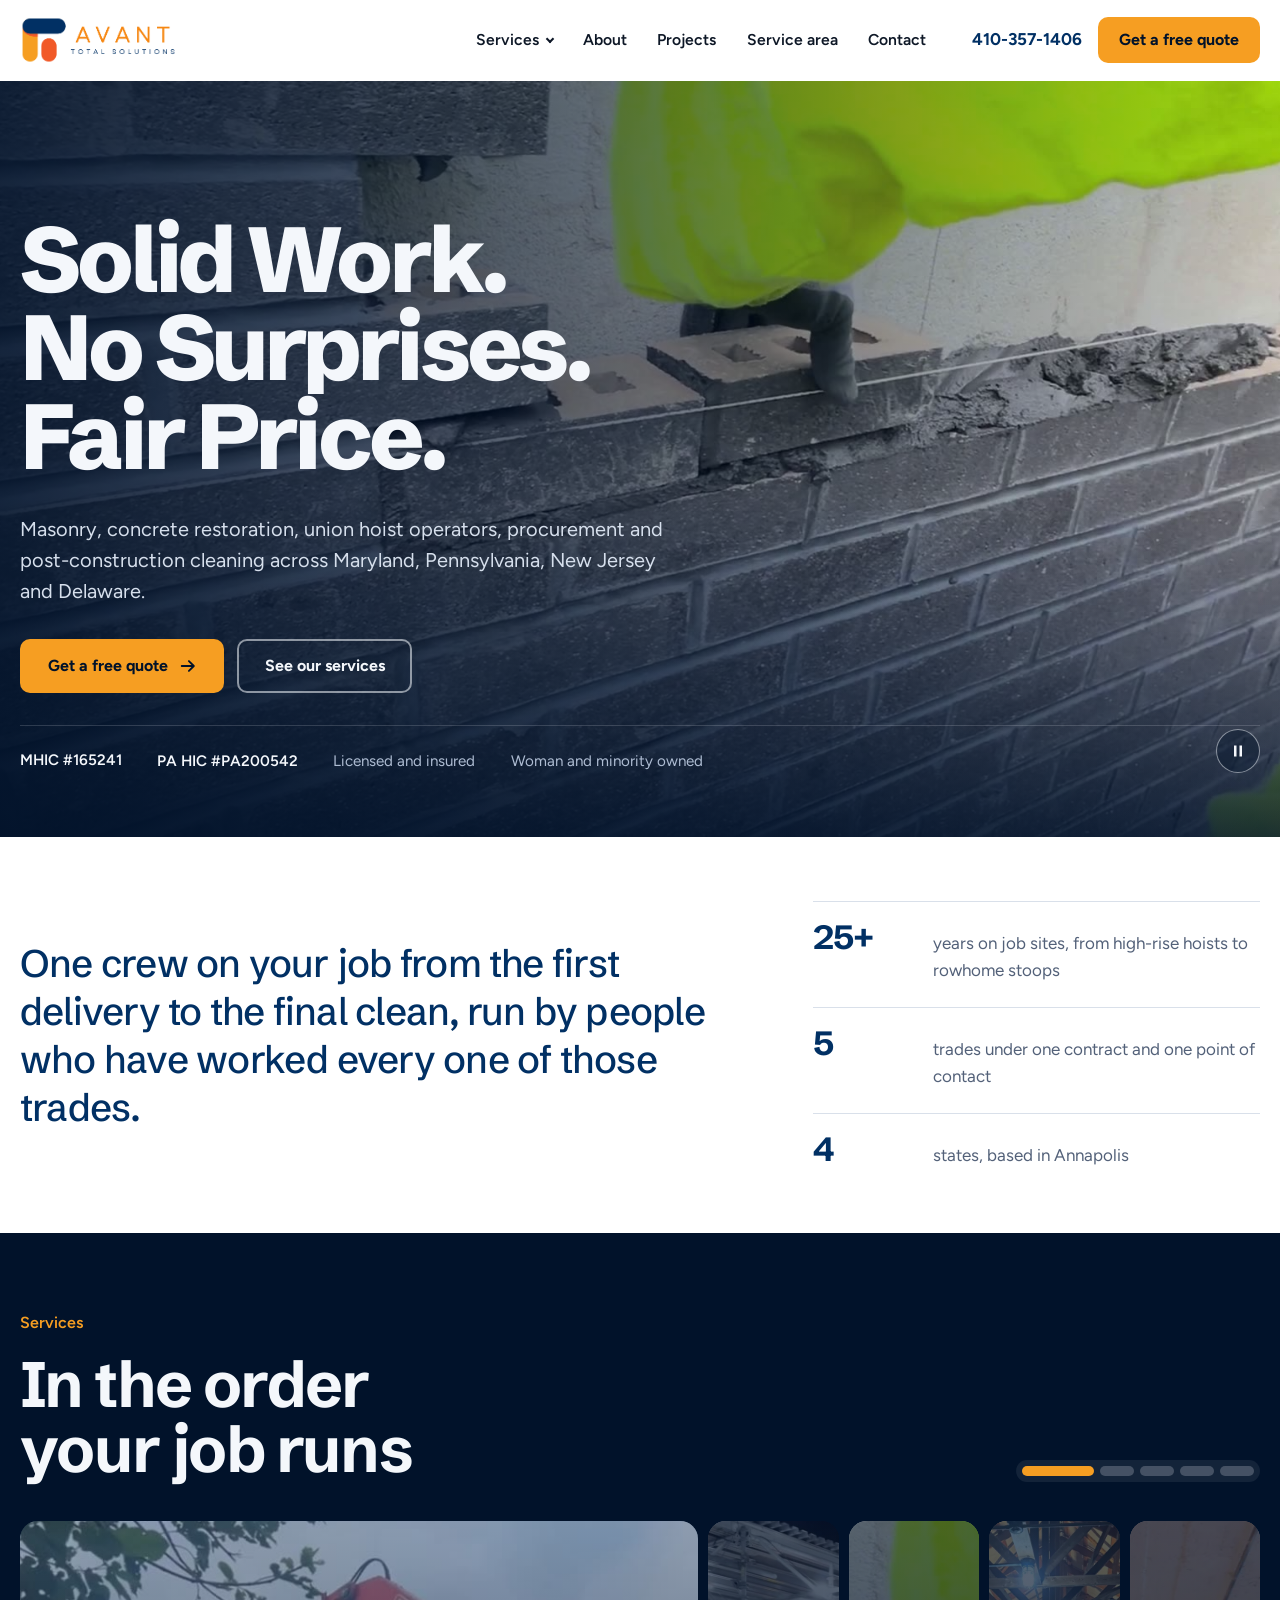
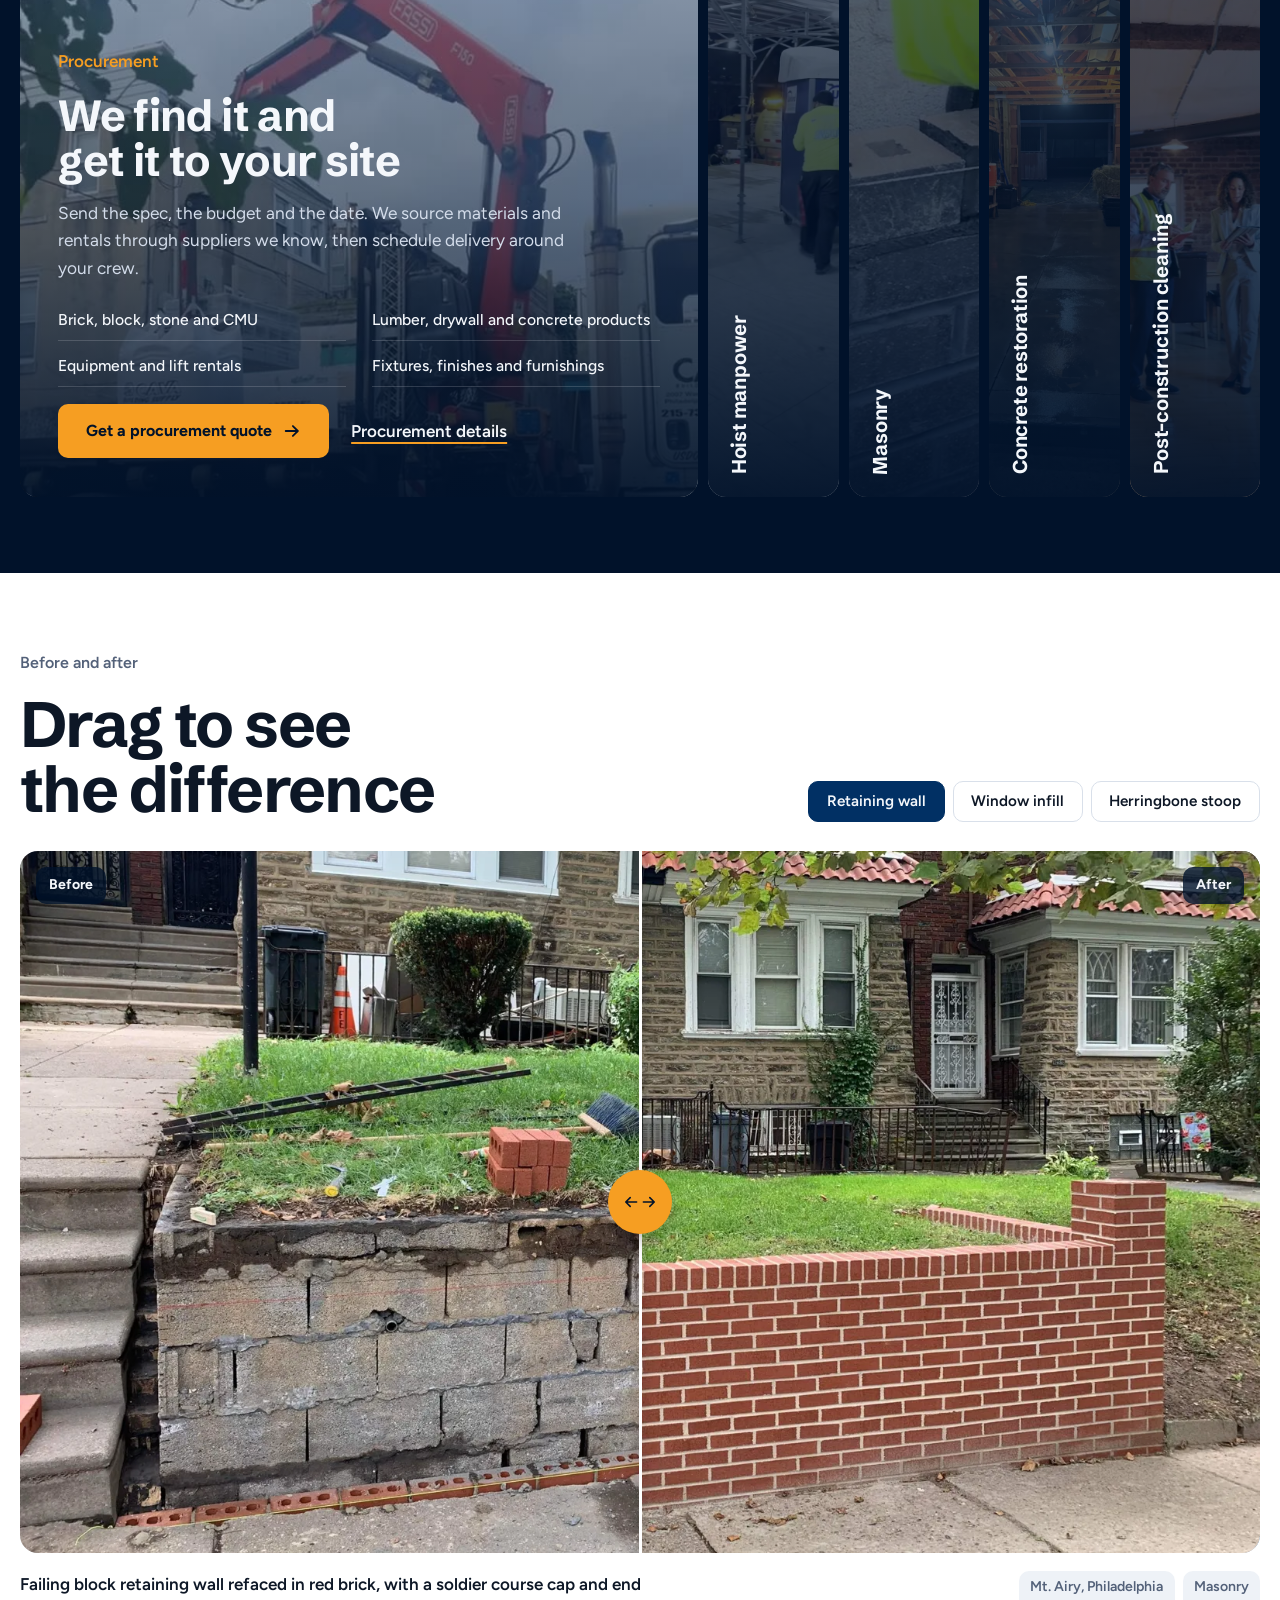
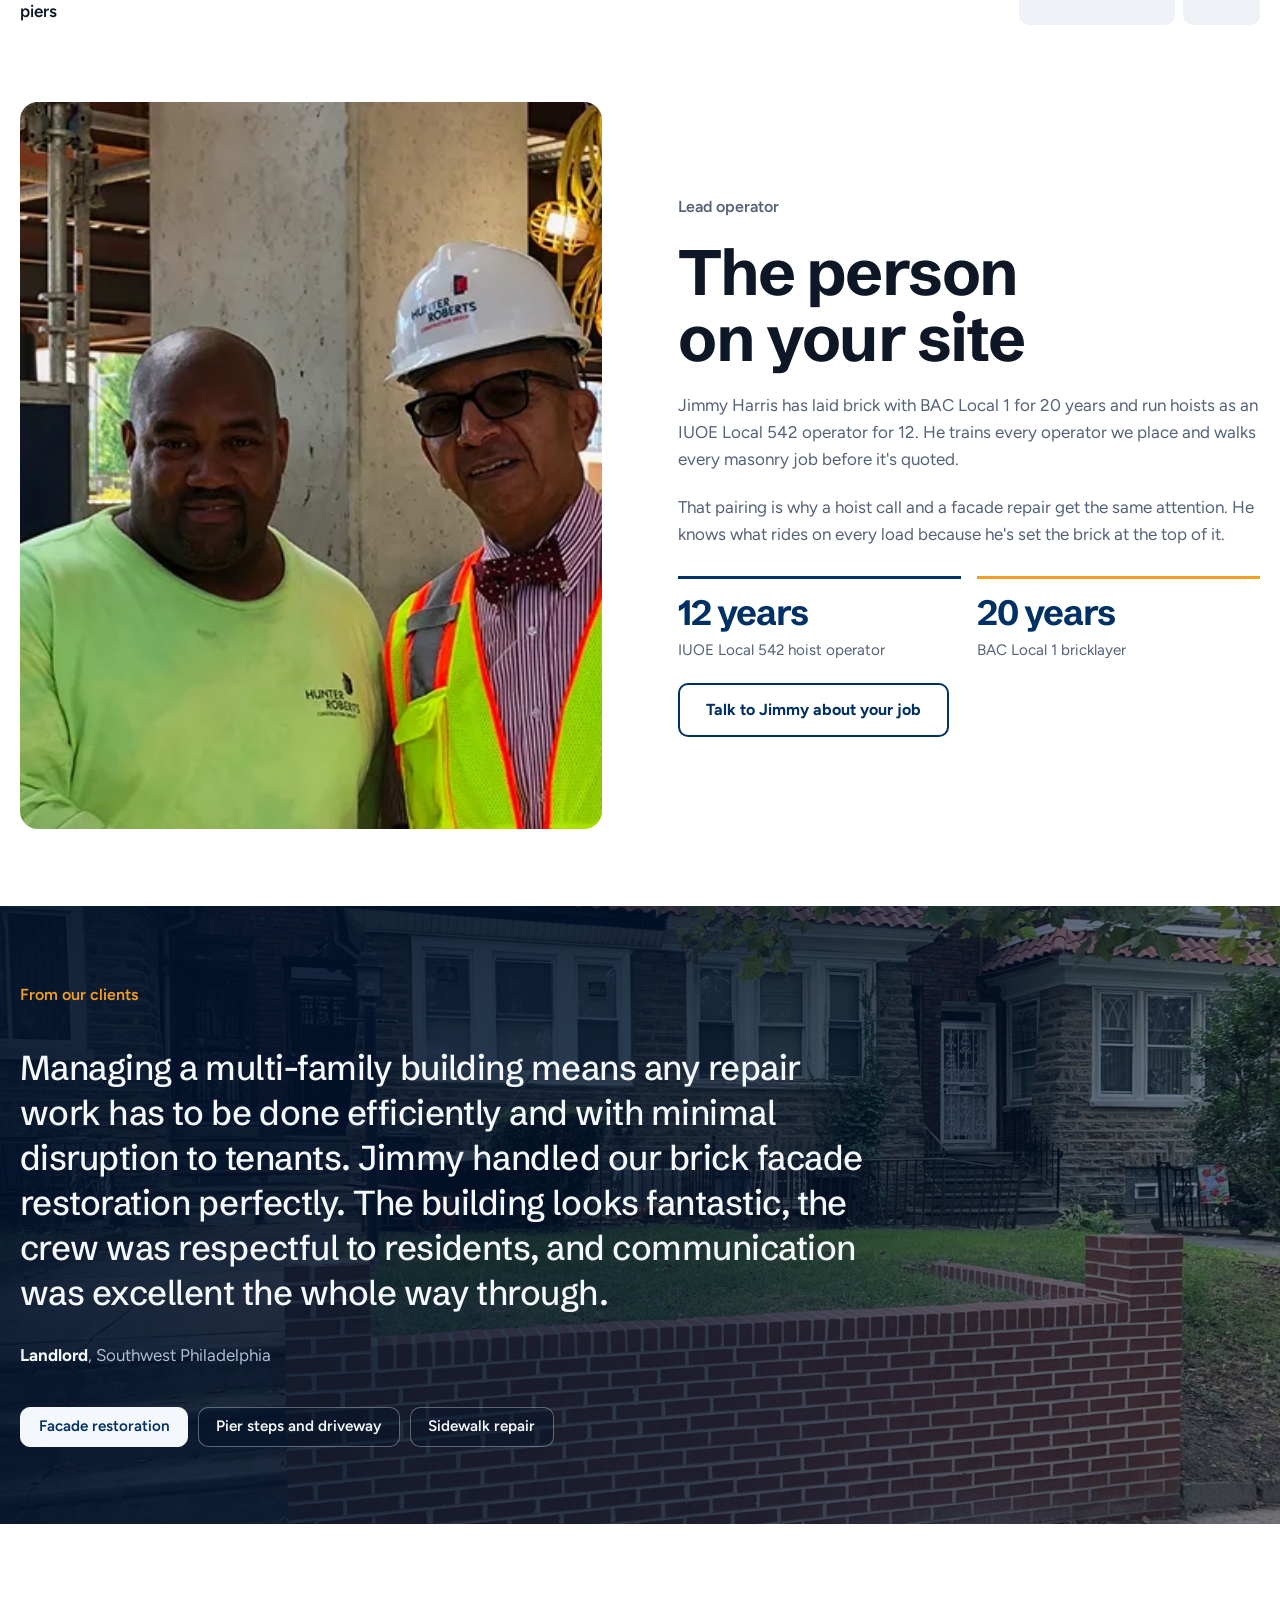
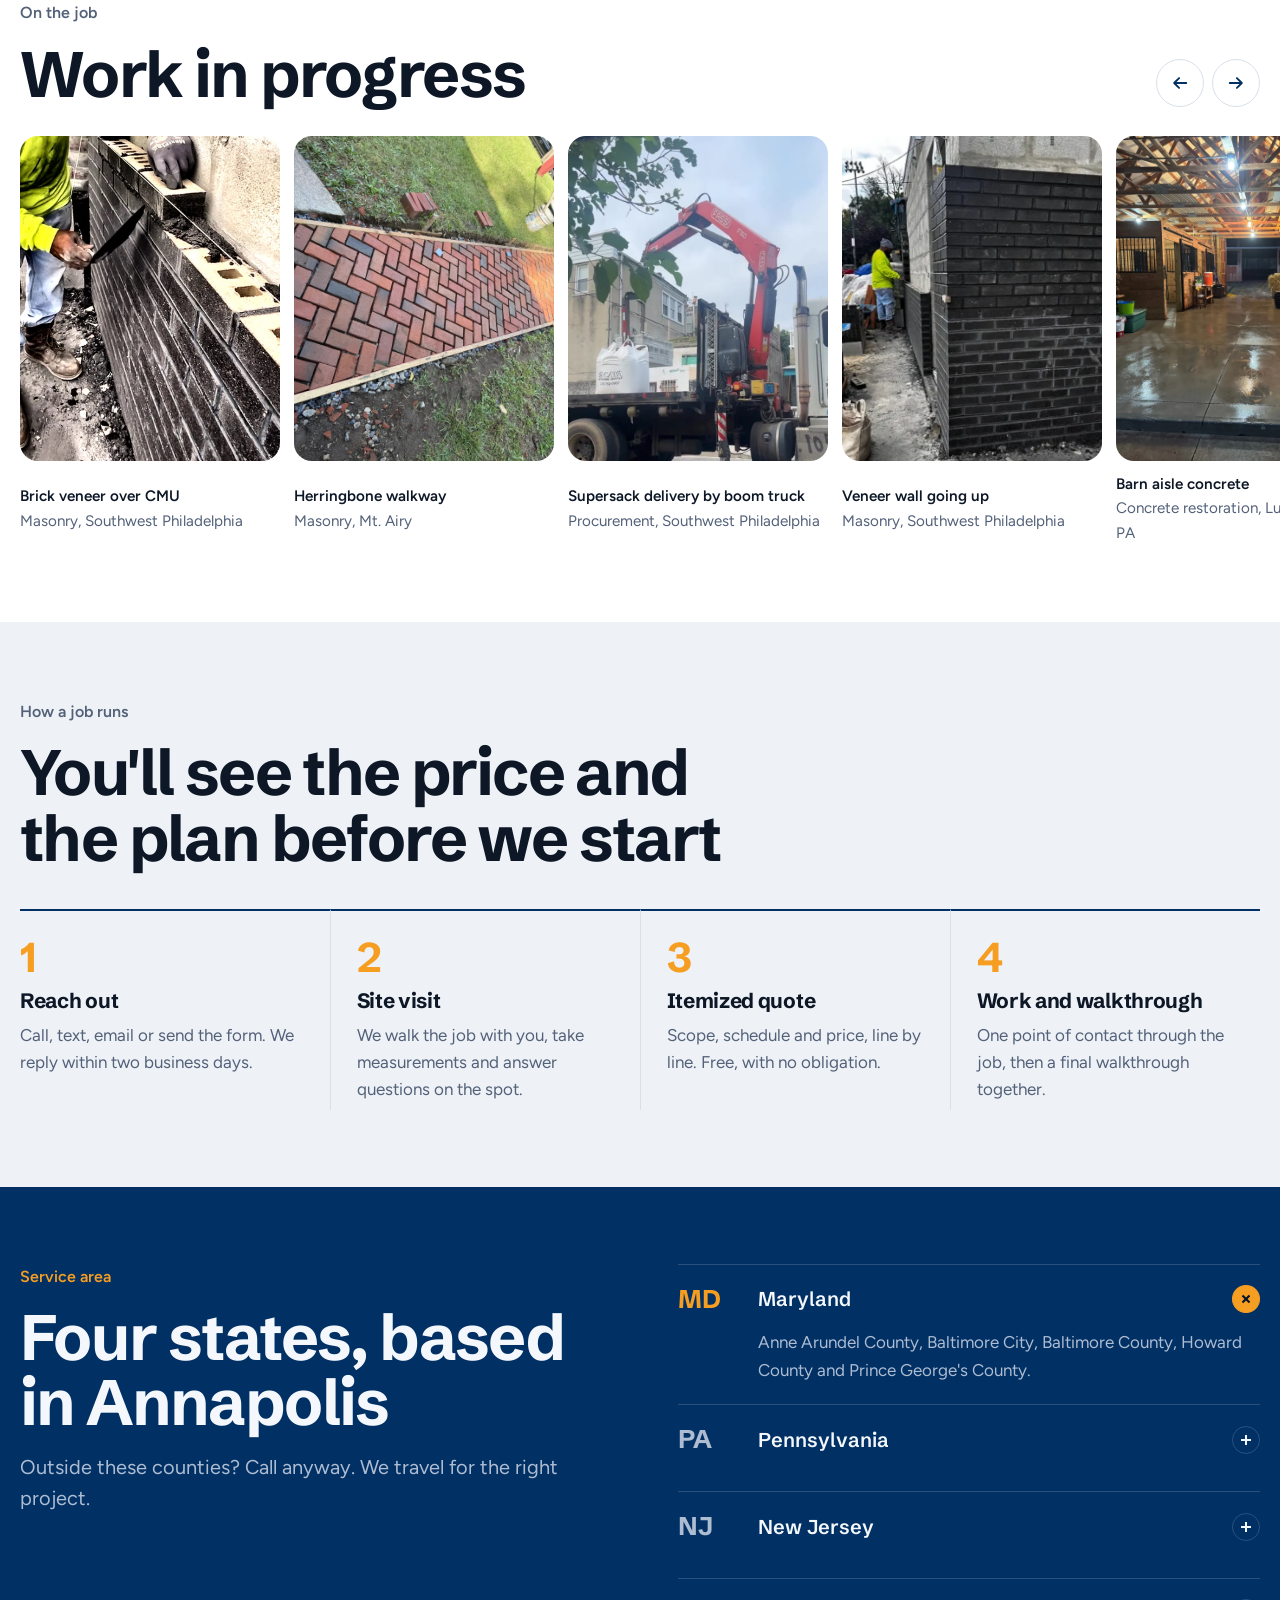
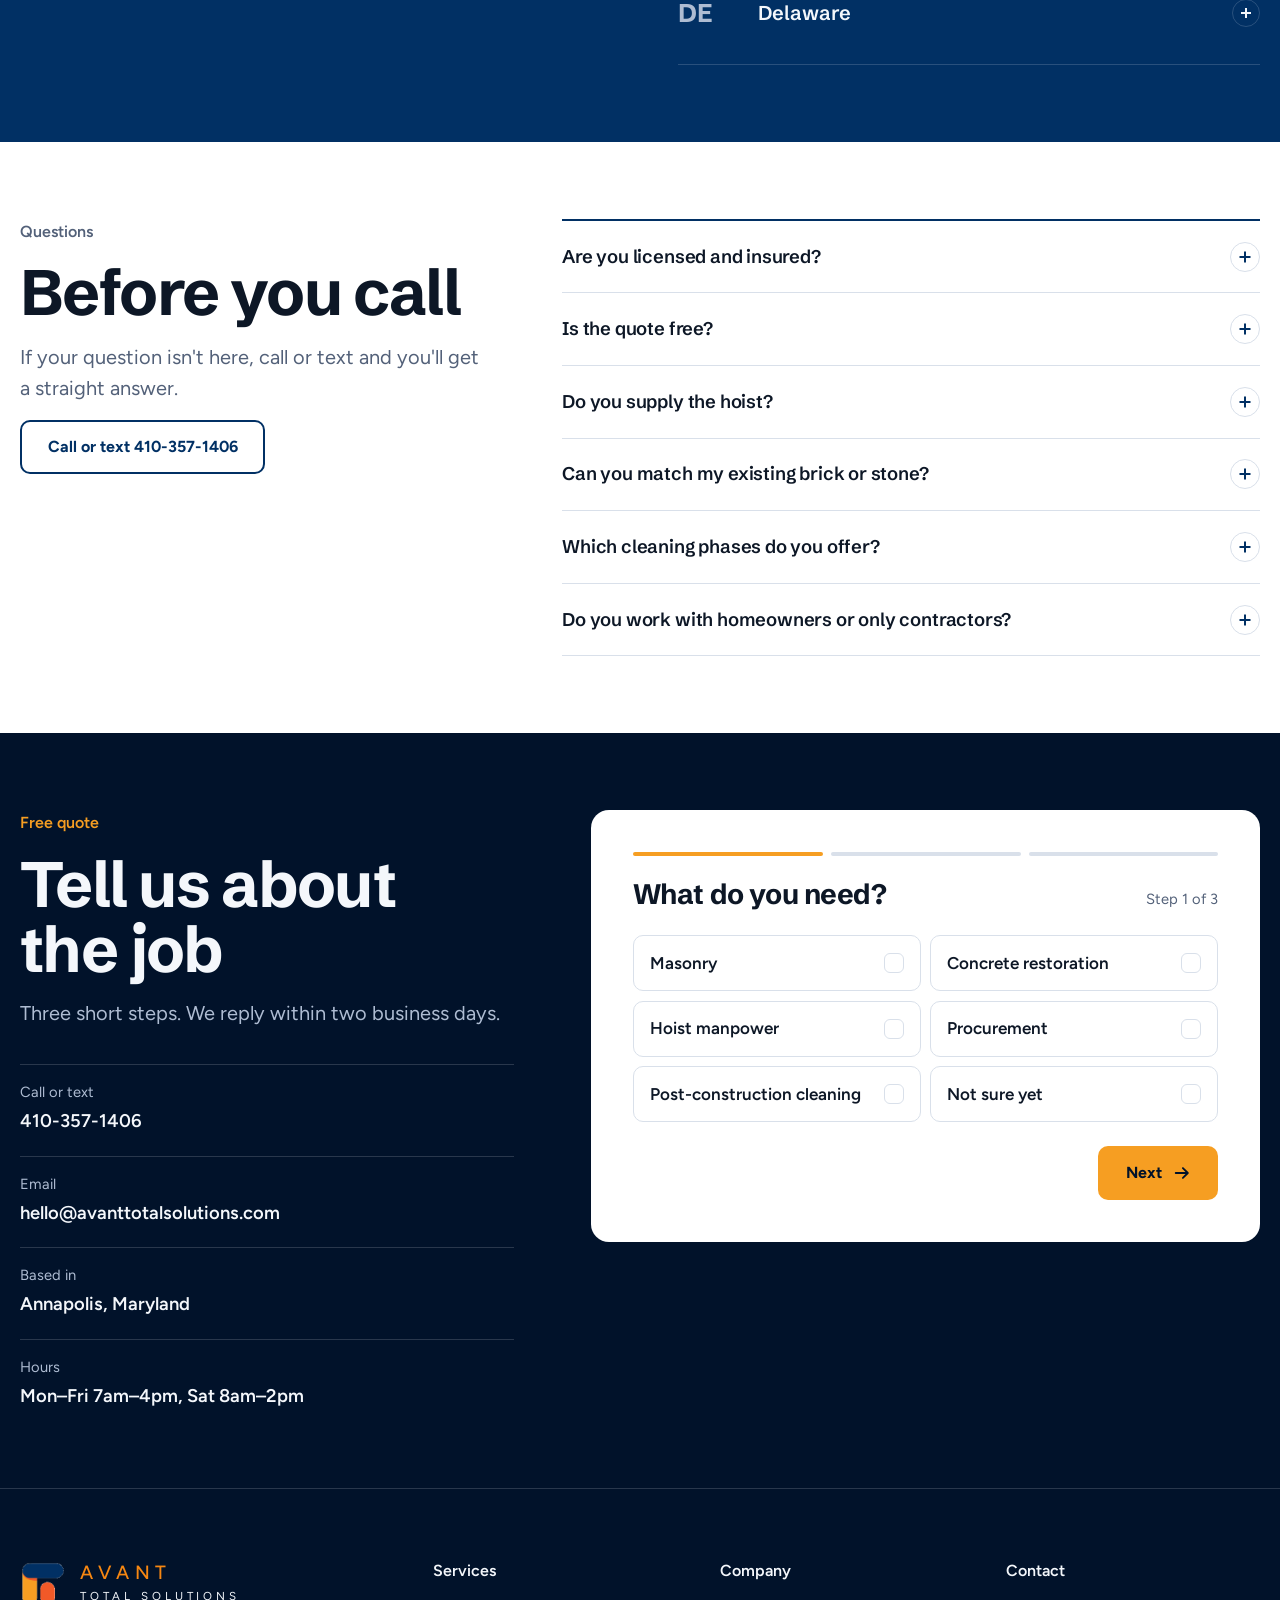
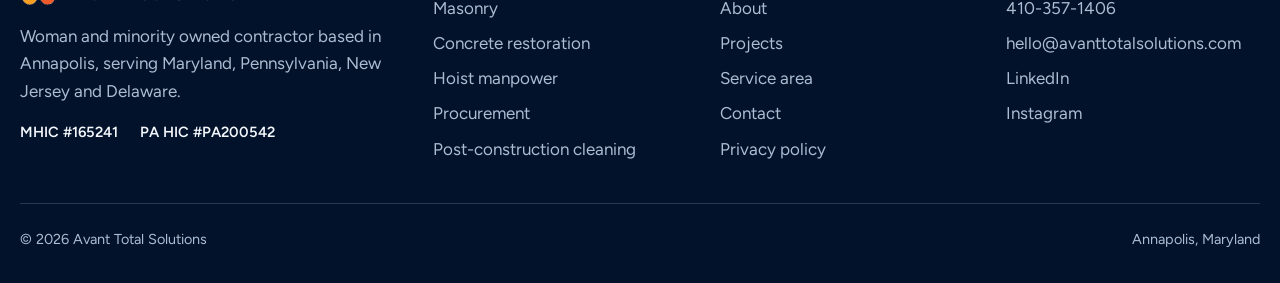
<file: index.html>
<!doctype html>
<html lang="en">
<head>
<meta charset="utf-8">
<meta name="viewport" content="width=device-width, initial-scale=1, viewport-fit=cover">
<title>Avant Total Solutions | Masonry, Concrete, Hoist Manpower and Cleaning</title>
<meta name="claude:viewport-fit-sides" content="cover">
<meta name="description" content="Masonry, concrete restoration, Local 542 hoist operators, procurement and post-construction cleaning across Maryland, Pennsylvania, New Jersey and Delaware. Free itemized quotes.">
<link rel="canonical" href="https://avanttotalsolutions.com/">
<meta property="og:type" content="website">
<meta property="og:site_name" content="Avant Total Solutions">
<meta property="og:title" content="Avant Total Solutions | Masonry, Concrete, Hoist Manpower and Cleaning">
<meta property="og:description" content="Masonry, concrete restoration, Local 542 hoist operators, procurement and post-construction cleaning across Maryland, Pennsylvania, New Jersey and Delaware. Free itemized quotes.">
<meta property="og:url" content="https://avanttotalsolutions.com/">
<meta property="og:image" content="https://avanttotalsolutions.com/assets/photo/wall-after.webp">
<meta name="twitter:card" content="summary_large_image">
<meta name="theme-color" content="#01122a">
<link rel="icon" type="image/png" sizes="32x32" href="assets/img/favicon-32.png">
<link rel="apple-touch-icon" href="assets/img/apple-touch-icon.png">
<link rel="preconnect" href="https://fonts.googleapis.com">
<link rel="preconnect" href="https://fonts.gstatic.com" crossorigin>
<link rel="stylesheet" href="https://fonts.googleapis.com/css2?family=Schibsted+Grotesk:wght@500;600;700;800&family=Figtree:wght@400;500;600;700&display=swap">
<link rel="preload" as="image" href="assets/video/masonry-wide.jpg">
<link rel="stylesheet" href="assets/css/site.css">
<script>document.documentElement.classList.add('js');</script>
<script type="application/ld+json">
{
 "@context": "https://schema.org",
 "@graph": [
  {
   "@type": "HomeAndConstructionBusiness",
   "@id": "https://avanttotalsolutions.com/#business",
   "name": "Avant Total Solutions",
   "url": "https://avanttotalsolutions.com/",
   "logo": "https://avanttotalsolutions.com/assets/img/logo-stacked.png",
   "image": "https://avanttotalsolutions.com/assets/photo/wall-after.webp",
   "telephone": "+1-410-357-1406",
   "email": "hello@avanttotalsolutions.com",
   "address": {
    "@type": "PostalAddress",
    "addressLocality": "Annapolis",
    "addressRegion": "MD",
    "addressCountry": "US"
   },
   "areaServed": [
    "Maryland",
    "Pennsylvania",
    "New Jersey",
    "Delaware"
   ],
   "openingHoursSpecification": [
    {
     "@type": "OpeningHoursSpecification",
     "dayOfWeek": [
      "Monday",
      "Tuesday",
      "Wednesday",
      "Thursday",
      "Friday"
     ],
     "opens": "07:00",
     "closes": "16:00"
    },
    {
     "@type": "OpeningHoursSpecification",
     "dayOfWeek": "Saturday",
     "opens": "08:00",
     "closes": "14:00"
    }
   ],
   "sameAs": [
    "https://www.linkedin.com/company/avant-total-solutions/",
    "https://www.instagram.com/at.solutions__"
   ]
  },
  {
   "@type": "WebSite",
   "@id": "https://avanttotalsolutions.com/#site",
   "url": "https://avanttotalsolutions.com/",
   "name": "Avant Total Solutions"
  }
 ]
}
</script>
</head>
<body>
<svg width="0" height="0" style="position:absolute" aria-hidden="true">
  <symbol id="arrow" viewBox="0 0 20 20"><path d="M3 10h13M11 4.5l5.5 5.5-5.5 5.5" fill="none" stroke="currentColor" stroke-width="2" stroke-linecap="round" stroke-linejoin="round"/></symbol>
  <symbol id="left" viewBox="0 0 20 20"><path d="M17 10H4M9 4.5 3.5 10 9 15.5" fill="none" stroke="currentColor" stroke-width="2" stroke-linecap="round" stroke-linejoin="round"/></symbol>
  <symbol id="pause" viewBox="0 0 16 16"><path d="M4 2.5h2.5v11H4zM9.5 2.5H12v11H9.5z" fill="currentColor"/></symbol>
  <symbol id="play" viewBox="0 0 16 16"><path d="M4 2.5l9.5 5.5L4 13.5z" fill="currentColor"/></symbol>
</svg>
<a class="skip" href="#main">Skip to content</a>

<header class="site-header" id="header">
  <div class="wrap">
    <a class="brand" href="#top" aria-label="Avant Total Solutions home"><img src="assets/img/logo-horizontal.png" alt="Avant Total Solutions" width="375" height="115"></a>
    <nav class="nav" aria-label="Main">
      <div class="nav-dd" id="nav-dd" data-open="false">
        <button type="button" id="nav-dd-btn" aria-expanded="false" aria-controls="dd-panel">Services</button>
        <div class="dd-panel" id="dd-panel"><a href="masonry.html"><b>Masonry</b><small>Brick, stone, tuckpointing and facades</small></a><a href="concrete-restoration.html"><b>Concrete restoration</b><small>Spall repair, steps, sidewalks and ADA ramps</small></a><a href="hoist-manpower.html"><b>Hoist manpower</b><small>Local 542 trained operators for your hoist</small></a><a href="procurement.html"><b>Procurement</b><small>Materials and rentals, sourced and delivered</small></a><a href="post-construction-cleaning.html"><b>Post-construction cleaning</b><small>Rough, final and touch-up cleans</small></a><a class="all" href="#services">All services</a></div>
      </div>
      <a href="about.html">About</a>
      <a href="projects.html">Projects</a>
      <a href="service-area.html">Service area</a>
      <a href="contact.html">Contact</a>
    </nav>
    <div class="header-actions">
      <a class="header-phone" href="tel:+14103571406">410-357-1406</a>
      <a class="btn btn-amber" href="#quote">Get a free quote</a>
      <button class="menu-btn" id="menu-btn" type="button" aria-expanded="false" aria-controls="mobile-menu" aria-label="Open menu"><span></span><span></span><span></span></button>
    </div>
  </div>
</header>

<div class="mobile-menu dark" id="mobile-menu" aria-hidden="true">
  <div class="wrap">
    <nav aria-label="Mobile">
      <a href="#services">Services</a>
      <div class="sub"><a href="masonry.html">Masonry</a><a href="concrete-restoration.html">Concrete restoration</a><a href="hoist-manpower.html">Hoist manpower</a><a href="procurement.html">Procurement</a><a href="post-construction-cleaning.html">Post-construction cleaning</a></div>
      <a href="about.html">About</a>
      <a href="projects.html">Projects</a>
      <a href="service-area.html">Service area</a>
      <a href="contact.html">Contact</a>
    </nav>
    <div class="contact-row">
      <a class="btn btn-amber" href="#quote">Get a free quote</a>
      <a class="btn btn-ghost" href="tel:+14103571406">Call or text 410-357-1406</a>
    </div>
  </div>
</div>

<main id="main">
  <section class="hero dark" id="top" aria-labelledby="hero-title">
    <img class="poster" src="assets/video/masonry-wide.jpg" alt="" width="1600" height="900">
    <video id="hero-video" autoplay muted loop playsinline preload="metadata" poster="assets/video/masonry-wide.jpg" aria-hidden="true">
      <source src="assets/video/masonry.mp4" type="video/mp4">
    </video>
    <div class="wrap">
      <h1 id="hero-title"><span class="ln"><span>Solid Work.</span></span><span class="ln"><span>No Surprises.</span></span><span class="ln"><span>Fair Price.</span></span></h1>
      <p class="lede">Masonry, concrete restoration, union hoist operators, procurement and post-construction cleaning across Maryland, Pennsylvania, New Jersey and Delaware.</p>
      <div class="hero-actions">
        <a class="btn btn-amber" href="#quote">Get a free quote <svg class="arrow"><use href="#arrow"/></svg></a>
        <a class="btn btn-ghost" href="#services">See our services</a>
      </div>
      <div class="hero-foot">
        <span><b>MHIC #165241</b></span>
        <span><b>PA HIC #PA200542</b></span>
        <span>Licensed and insured</span>
        <span>Woman and minority owned</span>
      </div>
    </div>
    <button class="video-toggle" id="video-toggle" type="button" aria-label="Pause background video"><svg><use href="#pause"/></svg></button>
  </section>

  <section class="statement" aria-label="About Avant Total Solutions">
    <div class="wrap">
      <p class="big">One crew on your job from the first delivery to the final clean, run by people who have worked every one of those trades.</p>
      <div class="facts">
        <div class="fact"><b>25+</b><span>years on job sites, from high-rise hoists to rowhome stoops</span></div>
        <div class="fact"><b>5</b><span>trades under one contract and one point of contact</span></div>
        <div class="fact"><b>4</b><span>states, based in Annapolis</span></div>
      </div>
    </div>
  </section>

  <section class="services dark" id="services" aria-labelledby="services-title">
    <div class="wrap">
      <div class="head">
        <div class="head-text">
          <span class="label">Services</span>
          <h2 id="services-title">In the order your job runs</h2>
        </div>
        <div class="capsule-track" aria-hidden="true" id="capsules"><span class="on"></span><span></span><span></span><span></span><span></span></div>
      </div>

      <div class="svc" id="svc">
        <article class="svc-item" data-open="true" data-i="0">
          <div class="bg"><video muted loop playsinline preload="none" poster="assets/video/delivery.jpg" aria-hidden="true"><source src="assets/video/delivery.mp4" type="video/mp4"></video></div>
          <button class="svc-trigger" type="button" aria-expanded="true" aria-controls="svc-0"><span class="svc-closed"><span class="t">Procurement</span></span></button>
          <div class="svc-open" id="svc-0">
            <span class="n">Procurement</span>
            <h3>We find it and get it to your site</h3>
            <p>Send the spec, the budget and the date. We source materials and rentals through suppliers we know, then schedule delivery around your crew.</p>
            <ul><li>Brick, block, stone and CMU</li><li>Lumber, drywall and concrete products</li><li>Equipment and lift rentals</li><li>Fixtures, finishes and furnishings</li></ul>
            <div class="acts"><a class="btn btn-amber" href="#quote" data-pick="Procurement">Get a procurement quote <svg class="arrow"><use href="#arrow"/></svg></a><a class="svc-more" href="procurement.html">Procurement details</a></div>
          </div>
        </article>
        <article class="svc-item" data-open="false" data-i="1">
          <div class="bg"><video muted loop playsinline preload="none" poster="assets/video/hoist.jpg" aria-hidden="true"><source src="assets/video/hoist.mp4" type="video/mp4"></video></div>
          <button class="svc-trigger" type="button" aria-expanded="false" aria-controls="svc-1"><span class="svc-closed"><span class="t">Hoist manpower</span></span></button>
          <div class="svc-open" id="svc-1">
            <span class="n">Hoist manpower</span>
            <h3>Local 542 operators for your hoist</h3>
            <p>You supply the hoist and we supply the operator. Jimmy Harris trains every operator we place, so deliveries, material moves and personnel lifts keep pace with your schedule.</p>
            <ul><li>Outside construction hoists</li><li>Inside personnel and material elevators</li><li>High-rise and multi-family sites</li><li>Placement in a few business days</li></ul>
            <div class="acts"><a class="btn btn-amber" href="#quote" data-pick="Hoist manpower">Request an operator <svg class="arrow"><use href="#arrow"/></svg></a><a class="svc-more" href="hoist-manpower.html">Hoist manpower details</a></div>
          </div>
        </article>
        <article class="svc-item" data-open="false" data-i="2">
          <div class="bg"><video muted loop playsinline preload="none" poster="assets/video/masonry.jpg" aria-hidden="true"><source src="assets/video/masonry.mp4" type="video/mp4"></video></div>
          <button class="svc-trigger" type="button" aria-expanded="false" aria-controls="svc-2"><span class="svc-closed"><span class="t">Masonry</span></span></button>
          <div class="svc-open" id="svc-2">
            <span class="n">Masonry</span>
            <h3>Brick and stone, set by a Local 1 crew</h3>
            <p>New work and repair on rowhomes, houses and commercial buildings. We match existing brick and mortar so a repair blends into the wall around it.</p>
            <ul><li>Tuckpointing and repointing</li><li>Facade and chimney restoration</li><li>Brick veneer and CMU walls</li><li>Patios, walkways and steps</li></ul>
            <div class="acts"><a class="btn btn-amber" href="#quote" data-pick="Masonry">Get a masonry quote <svg class="arrow"><use href="#arrow"/></svg></a><a class="svc-more" href="masonry.html">Masonry details</a></div>
          </div>
        </article>
        <article class="svc-item" data-open="false" data-i="3">
          <div class="bg"><img src="assets/photo/barn-floor-clean.webp" alt="" loading="lazy"></div>
          <button class="svc-trigger" type="button" aria-expanded="false" aria-controls="svc-3"><span class="svc-closed"><span class="t">Concrete restoration</span></span></button>
          <div class="svc-open" id="svc-3">
            <span class="n">Concrete restoration</span>
            <h3>Repair what's cracked. Pour what's new.</h3>
            <p>Spalling, cracks and settled slabs repaired to last, and new flatwork poured and finished to match the block.</p>
            <ul><li>Spall and crack repair</li><li>Step and stoop rebuilds</li><li>Sidewalks, curb cuts and ADA ramps</li><li>Slabs, pads and stamped finishes</li></ul>
            <div class="acts"><a class="btn btn-amber" href="#quote" data-pick="Concrete restoration">Get a concrete quote <svg class="arrow"><use href="#arrow"/></svg></a><a class="svc-more" href="concrete-restoration.html">Concrete restoration details</a></div>
          </div>
        </article>
        <article class="svc-item" data-open="false" data-i="4">
          <div class="bg"><img src="assets/photo/finished-interior.webp" alt="" loading="lazy"></div>
          <button class="svc-trigger" type="button" aria-expanded="false" aria-controls="svc-4"><span class="svc-closed"><span class="t">Post-construction cleaning</span></span></button>
          <div class="svc-open" id="svc-4">
            <span class="n">Post-construction cleaning</span>
            <h3>Hand over the keys clean</h3>
            <p>The three standard phases, scheduled around your punch list. If your job needs something different, ask for a custom scope.</p>
            <ul><li>Rough clean during construction</li><li>Final clean before turnover</li><li>Touch-up clean before move-in</li><li>Custom scope on request</li></ul>
            <div class="acts"><a class="btn btn-amber" href="#quote" data-pick="Post-construction cleaning">Get a cleaning quote <svg class="arrow"><use href="#arrow"/></svg></a><a class="svc-more" href="post-construction-cleaning.html">Post-construction cleaning details</a></div>
          </div>
        </article>
      </div>
    </div>
  </section>

  <section class="ba" id="work" aria-labelledby="work-title">
    <div class="wrap">
      <div class="ba-head">
        <div class="head-text">
          <span class="label">Before and after</span>
          <h2 id="work-title">Drag to see the difference</h2>
        </div>
        <div class="ba-tabs" role="tablist" aria-label="Choose a project" id="ba-tabs">
          <button role="tab" aria-selected="true" data-b="assets/photo/wall-before.webp" data-a="assets/photo/wall-after.webp" data-cap="Failing block retaining wall refaced in red brick, with a soldier course cap and end piers" data-tags="Mt. Airy, Philadelphia|Masonry">Retaining wall</button>
          <button role="tab" aria-selected="false" tabindex="-1" data-b="assets/photo/window-before.webp" data-a="assets/photo/window-after.webp" data-cap="Window opening infilled with brick and mortar matched to the existing wall" data-tags="Mt. Airy, Philadelphia|Masonry">Window infill</button>
          <button role="tab" aria-selected="false" tabindex="-1" data-b="assets/photo/stoop-before.webp" data-a="assets/photo/stoop-after.webp" data-cap="Stoop rebuilt with a herringbone brick inlay inside a concrete border" data-tags="Mt. Airy, Philadelphia|Concrete restoration">Herringbone stoop</button>
        </div>
      </div>
      <div class="compare" id="compare" style="--pos: 50%">
        <img class="before" id="ba-before" src="assets/photo/wall-before.webp" alt="Before: cracked concrete block retaining wall with new brick starting at the base">
        <div class="after-wrap"><img id="ba-after" src="assets/photo/wall-after.webp" alt="After: finished red brick retaining wall with end piers"></div>
        <span class="tag-b">Before</span><span class="tag-a">After</span>
        <input type="range" min="0" max="100" value="50" id="compare-range" aria-label="Slide to compare before and after">
        <span class="handle" aria-hidden="true"><span class="grip"><svg><use href="#left"/></svg><svg><use href="#arrow"/></svg></span></span>
      </div>
      <div class="ba-cap"><p id="ba-cap">Failing block retaining wall refaced in red brick, with a soldier course cap and end piers</p><div class="ba-tags" id="ba-tags"><span>Mt. Airy, Philadelphia</span><span>Masonry</span></div></div>
    </div>
  </section>

  <section class="lead" id="about" aria-labelledby="about-title">
    <div class="wrap">
      <figure>
        <img src="assets/photo/crew-two.webp" alt="Jimmy Harris on site at 12th and Spring Garden in Philadelphia" width="580" height="453" loading="lazy">
      </figure>
      <div class="lead-copy">
        <span class="label">Lead operator</span>
        <h2 id="about-title">The person on your site</h2>
        <p>Jimmy Harris has laid brick with BAC Local 1 for 20 years and run hoists as an IUOE Local 542 operator for 12. He trains every operator we place and walks every masonry job before it's quoted.</p>
        <p>That pairing is why a hoist call and a facade repair get the same attention. He knows what rides on every load because he's set the brick at the top of it.</p>
        <div class="unions">
          <div class="union"><b>12 years</b><span>IUOE Local 542 hoist operator</span></div>
          <div class="union"><b>20 years</b><span>BAC Local 1 bricklayer</span></div>
        </div>
        <div><a class="btn btn-ghost" href="#quote">Talk to Jimmy about your job</a></div>
      </div>
    </div>
  </section>

  <section class="proof dark" aria-labelledby="proof-title">
    <img class="poster" src="assets/photo/wall-after.webp" alt="" loading="lazy">
    <div class="wrap">
      <span class="label" id="proof-title">From our clients</span>
      <div id="proof-stage" aria-live="polite">
        <blockquote>
          <p>Managing a multi-family building means any repair work has to be done efficiently and with minimal disruption to tenants. Jimmy handled our brick facade restoration perfectly. The building looks fantastic, the crew was respectful to residents, and communication was excellent the whole way through.</p>
          <cite><b>Landlord</b>, Southwest Philadelphia</cite>
        </blockquote>
      </div>
      <div class="proof-nav" role="tablist" aria-label="Choose a client review" id="proof-nav">
        <button role="tab" aria-selected="true" data-q="Managing a multi-family building means any repair work has to be done efficiently and with minimal disruption to tenants. Jimmy handled our brick facade restoration perfectly. The building looks fantastic, the crew was respectful to residents, and communication was excellent the whole way through." data-who="Landlord" data-where="Southwest Philadelphia">Facade restoration</button>
        <button role="tab" aria-selected="false" tabindex="-1" data-q="We've used Avant for several masonry projects, from steps going down to our pier to driveway work, and every job has been top-notch. They listen to what you need, give fair prices, and deliver results that last." data-who="Homeowner" data-where="Annapolis, MD">Pier steps and driveway</button>
        <button role="tab" aria-selected="false" tabindex="-1" data-q="Our sidewalk was cracked and uneven, making it a hazard for anyone walking by. Avant repaired it quickly and did a beautiful brushed finish that blends perfectly with the rest of the block. They were professional, friendly, and kept us updated from start to finish." data-who="Jack H." data-where="Philadelphia, PA">Sidewalk repair</button>
      </div>
    </div>
  </section>

  <section class="onsite" id="onsite" aria-labelledby="onsite-title" style="padding-top: var(--pad)">
    <div class="wrap head">
      <div style="display:grid; gap:1rem">
        <span class="label">On the job</span>
        <h2 id="onsite-title">Work in progress</h2>
      </div>
      <div class="strip-ctrl">
        <button type="button" id="strip-prev" aria-label="Previous photos"><svg><use href="#left"/></svg></button>
        <button type="button" id="strip-next" aria-label="Next photos"><svg><use href="#arrow"/></svg></button>
      </div>
    </div>
    <div class="strip" id="strip" tabindex="0" aria-label="Job site photos">
      <figure><img src="assets/photo/veneer-closeup.webp" alt="Mason laying dark brick veneer against new block" loading="lazy" width="1600" height="1067"><figcaption>Brick veneer over CMU<span>Masonry, Southwest Philadelphia</span></figcaption></figure>
      <figure><img src="assets/photo/herringbone-walk.webp" alt="Herringbone brick walkway set in a timber border" loading="lazy" width="1200" height="1600"><figcaption>Herringbone walkway<span>Masonry, Mt. Airy</span></figcaption></figure>
      <figure><img src="assets/video/delivery.jpg" alt="Boom truck setting a supersack of material at a job site" loading="lazy" width="720" height="818"><figcaption>Supersack delivery by boom truck<span>Procurement, Southwest Philadelphia</span></figcaption></figure>
      <figure><img src="assets/photo/brick-veneer-1.webp" alt="Dark brick veneer going up on a building" loading="lazy" width="648" height="664"><figcaption>Veneer wall going up<span>Masonry, Southwest Philadelphia</span></figcaption></figure>
      <figure><img src="assets/photo/barn-floor-clean.webp" alt="Finished concrete floor in a barn aisle" loading="lazy" width="1200" height="1600"><figcaption>Barn aisle concrete<span>Concrete restoration, Luzerne County, PA</span></figcaption></figure>
      <figure><img src="assets/photo/crew-handshake.webp" alt="Jimmy Harris on site at 12th and Spring Garden" loading="lazy" width="375" height="442"><figcaption>Jimmy Harris at 12th &amp; Spring Garden<span>Asian Center, Philadelphia</span></figcaption></figure>
    </div>
  </section>

  <section class="process" aria-labelledby="process-title">
    <div class="wrap">
      <div class="head">
        <span class="label">How a job runs</span>
        <h2 id="process-title">You'll see the price and the plan before we start</h2>
      </div>
      <ol class="steps">
        <li><h3>Reach out</h3><p>Call, text, email or send the form. We reply within two business days.</p></li>
        <li><h3>Site visit</h3><p>We walk the job with you, take measurements and answer questions on the spot.</p></li>
        <li><h3>Itemized quote</h3><p>Scope, schedule and price, line by line. Free, with no obligation.</p></li>
        <li><h3>Work and walkthrough</h3><p>One point of contact through the job, then a final walkthrough together.</p></li>
      </ol>
    </div>
  </section>

  <section class="area dark" id="area" aria-labelledby="area-title">
    <div class="wrap">
      <div class="head">
        <span class="label">Service area</span>
        <h2 id="area-title">Four states, based in Annapolis</h2>
        <p class="lede">Outside these counties? Call anyway. We travel for the right project.</p>
      </div>
      <div class="states" id="states">
        <button type="button" aria-expanded="true"><span class="ab">MD</span><span class="nm">Maryland</span><span class="pl" aria-hidden="true"></span><span class="ct">Anne Arundel County, Baltimore City, Baltimore County, Howard County and Prince George's County.</span></button>
        <button type="button" aria-expanded="false"><span class="ab">PA</span><span class="nm">Pennsylvania</span><span class="pl" aria-hidden="true"></span><span class="ct">Philadelphia plus Montgomery, Bucks, Chester and Delaware Counties.</span></button>
        <button type="button" aria-expanded="false"><span class="ab">NJ</span><span class="nm">New Jersey</span><span class="pl" aria-hidden="true"></span><span class="ct">Camden, Burlington, Gloucester and Mercer Counties, including Cherry Hill, Mount Laurel and Cinnaminson.</span></button>
        <button type="button" aria-expanded="false"><span class="ab">DE</span><span class="nm">Delaware</span><span class="pl" aria-hidden="true"></span><span class="ct">Statewide, with most of our work around Wilmington.</span></button>
      </div>
    </div>
  </section>

  <section class="faq-sec" id="faq" aria-labelledby="faq-title">
    <div class="wrap">
      <div class="head">
        <span class="label">Questions</span>
        <h2 id="faq-title">Before you call</h2>
        <p class="lede">If your question isn't here, call or text and you'll get a straight answer.</p>
        <div><a class="btn btn-ghost" href="tel:+14103571406">Call or text 410-357-1406</a></div>
      </div>
      <div class="faq">
        <details><summary>Are you licensed and insured?<span class="pl" aria-hidden="true"></span></summary><p class="ans">Yes. We hold a Maryland Home Improvement Commission license (MHIC #165241) and Pennsylvania Home Improvement Contractor registration (PA HIC #PA200542), and we carry full insurance. Every operator and mason is trained to OSHA standards.</p></details>
        <details><summary>Is the quote free?<span class="pl" aria-hidden="true"></span></summary><p class="ans">Yes. We visit the site, take measurements and send an itemized estimate with no obligation.</p></details>
        <details><summary>Do you supply the hoist?<span class="pl" aria-hidden="true"></span></summary><p class="ans">No. We supply trained operators for your hoist, inside or outside. If you need help finding equipment, our procurement team can source it.</p></details>
        <details><summary>Can you match my existing brick or stone?<span class="pl" aria-hidden="true"></span></summary><p class="ans">Usually, yes. Our suppliers carry hard-to-find brick and stone, including matches for older rowhomes and historic buildings.</p></details>
        <details><summary>Which cleaning phases do you offer?<span class="pl" aria-hidden="true"></span></summary><p class="ans">Rough clean during construction, final clean before turnover and touch-up clean before move-in or inspection. Ask for a custom scope if your job needs something else.</p></details>
        <details><summary>Do you work with homeowners or only contractors?<span class="pl" aria-hidden="true"></span></summary><p class="ans">Both. We work with homeowners, landlords, property managers, general contractors and developers, on jobs from a single stoop to a multi-story build.</p></details>
      </div>
    </div>
  </section>

  <section class="quote dark" id="quote" aria-labelledby="quote-title">
    <div class="wrap">
      <div>
        <div class="head">
          <span class="label">Free quote</span>
          <h2 id="quote-title">Tell us about the job</h2>
          <p class="lede">Three short steps. We reply within two business days.</p>
        </div>
        <div class="contact-list">
          <div><span>Call or text</span><a href="tel:+14103571406">410-357-1406</a></div>
          <div><span>Email</span><a href="mailto:hello@avanttotalsolutions.com">hello@avanttotalsolutions.com</a></div>
          <div><span>Based in</span><strong>Annapolis, Maryland</strong></div>
          <div><span>Hours</span><strong>Mon–Fri 7am–4pm, Sat 8am–2pm</strong></div>
        </div>
      </div>

      <form class="qform" id="qform" novalidate data-endpoint="">
        <div class="progress" aria-hidden="true"><span class="now"></span><span></span><span></span></div>
        <div class="step-title"><h3 id="step-heading">What do you need?</h3><span id="step-count">Step 1 of 3</span></div>

        <fieldset class="fs" data-step="0">
          <legend class="sr-only">Services</legend>
          <div class="picks">
            <label><input type="checkbox" name="service" value="Masonry" id="s-masonry"><span>Masonry</span></label>
            <label><input type="checkbox" name="service" value="Concrete restoration" id="s-concrete"><span>Concrete restoration</span></label>
            <label><input type="checkbox" name="service" value="Hoist manpower" id="s-hoist"><span>Hoist manpower</span></label>
            <label><input type="checkbox" name="service" value="Procurement" id="s-proc"><span>Procurement</span></label>
            <label><input type="checkbox" name="service" value="Post-construction cleaning" id="s-clean"><span>Post-construction cleaning</span></label>
            <label><input type="checkbox" name="service" value="Not sure yet" id="s-unsure"><span>Not sure yet</span></label>
          </div>
          <p class="err" id="err-0" hidden>Pick at least one so we send the right person.</p>
        </fieldset>

        <fieldset class="fs" data-step="1" hidden>
          <legend class="sr-only">About the job</legend>
          <div class="row2">
            <div class="field"><label for="q-zip">Job ZIP code</label><input id="q-zip" name="zip" inputmode="numeric" autocomplete="postal-code" maxlength="10"></div>
            <div class="field"><label for="q-when">When do you need it?</label>
              <select id="q-when" name="timeline"><option value="">Choose one</option><option>As soon as possible</option><option>Within a month</option><option>In 1–3 months</option><option>Just pricing it out</option></select></div>
          </div>
          <div class="field"><label for="q-msg">Describe the work</label><textarea id="q-msg" name="message" placeholder="What needs doing, rough size, anything we should know about the site"></textarea></div>
          <p class="err" id="err-1" hidden>Add a ZIP code or a short description so we can scope it.</p>
        </fieldset>

        <fieldset class="fs" data-step="2" hidden>
          <legend class="sr-only">Contact details</legend>
          <div class="field"><label for="q-name">Name</label><input id="q-name" name="name" autocomplete="name"></div>
          <div class="row2">
            <div class="field"><label for="q-phone">Phone</label><input id="q-phone" name="phone" type="tel" autocomplete="tel"></div>
            <div class="field"><label for="q-email">Email</label><input id="q-email" name="email" type="email" autocomplete="email"></div>
          </div>
          <p class="fine">We use this only to reply about your job.</p>
          <p class="err" id="err-2" hidden>Add your name and a phone number or email so we can reach you.</p>
        </fieldset>

        <div class="done-msg" id="done" hidden>
          <h3>Request received</h3>
          <p id="done-text">We'll reply within two business days. For anything urgent, call or text 410-357-1406.</p>
        </div>

        <div class="form-nav" id="form-nav">
          <button class="btn btn-ghost" type="button" id="back" hidden>Back</button>
          <span class="spacer"></span>
          <button class="btn btn-amber" type="button" id="next">Next <svg class="arrow"><use href="#arrow"/></svg></button>
          <button class="btn btn-amber" type="submit" id="send" hidden>Send request</button>
        </div>
      </form>
    </div>
  </section>
</main>

<footer class="site-footer">
  <div class="wrap">
    <div class="foot-grid">
      <div class="foot-brand">
        <div class="wm"><img src="assets/img/logo-mark.png" alt="" width="116" height="116"><div><b>AVANT</b><small>TOTAL SOLUTIONS</small></div></div>
        <p>Woman and minority owned contractor based in Annapolis, serving Maryland, Pennsylvania, New Jersey and Delaware.</p>
        <div class="licenses"><span>MHIC #165241</span><span>PA HIC #PA200542</span></div>
      </div>
      <div><h4>Services</h4><ul><li><a href="masonry.html">Masonry</a></li><li><a href="concrete-restoration.html">Concrete restoration</a></li><li><a href="hoist-manpower.html">Hoist manpower</a></li><li><a href="procurement.html">Procurement</a></li><li><a href="post-construction-cleaning.html">Post-construction cleaning</a></li></ul></div>
      <div><h4>Company</h4><ul><li><a href="about.html">About</a></li><li><a href="projects.html">Projects</a></li><li><a href="service-area.html">Service area</a></li><li><a href="contact.html">Contact</a></li><li><a href="privacy.html">Privacy policy</a></li></ul></div>
      <div><h4>Contact</h4><ul><li><a href="tel:+14103571406">410-357-1406</a></li><li><a href="mailto:hello@avanttotalsolutions.com">hello@avanttotalsolutions.com</a></li><li><a href="https://www.linkedin.com/company/avant-total-solutions/">LinkedIn</a></li><li><a href="https://www.instagram.com/at.solutions__">Instagram</a></li></ul></div>
    </div>
    <div class="foot-legal"><span>© 2026 Avant Total Solutions</span><span>Annapolis, Maryland</span></div>
  </div>
</footer>

<script src="assets/js/site.js"></script>
</body>
</html>
</file>
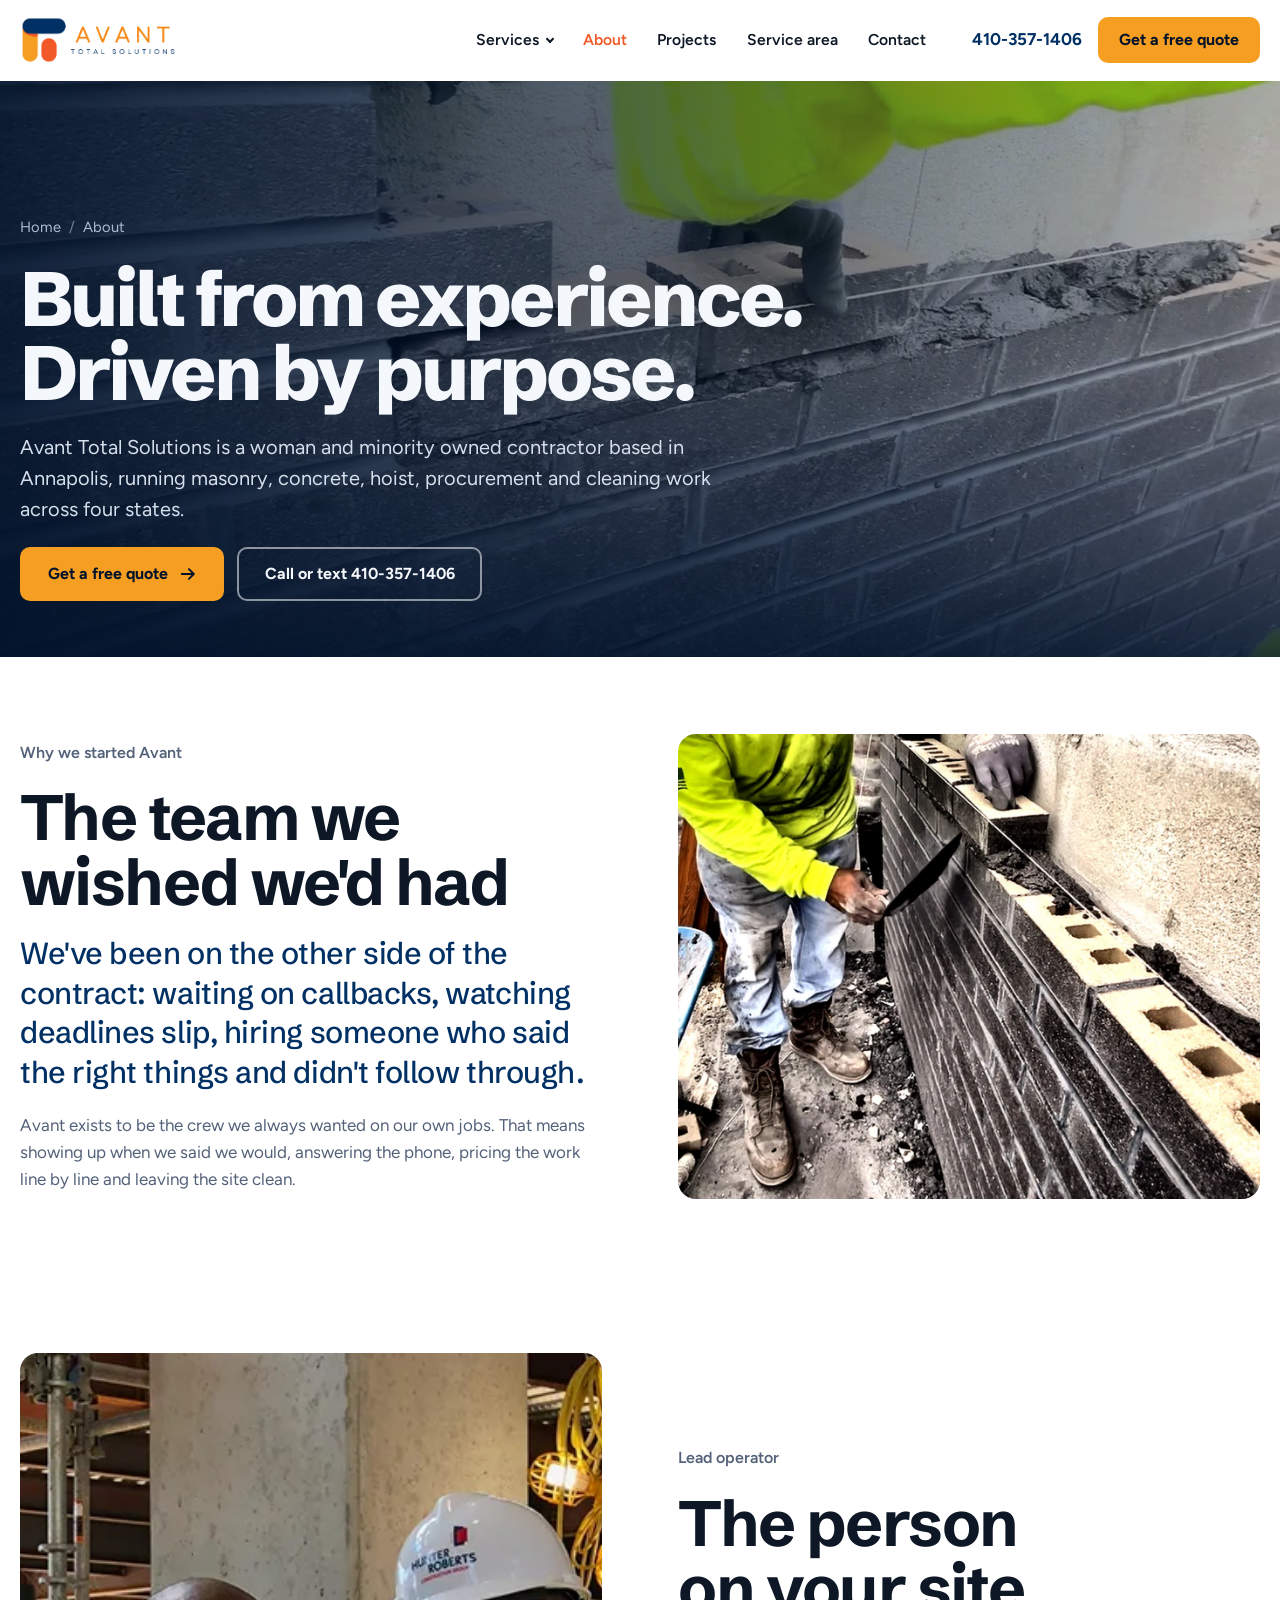
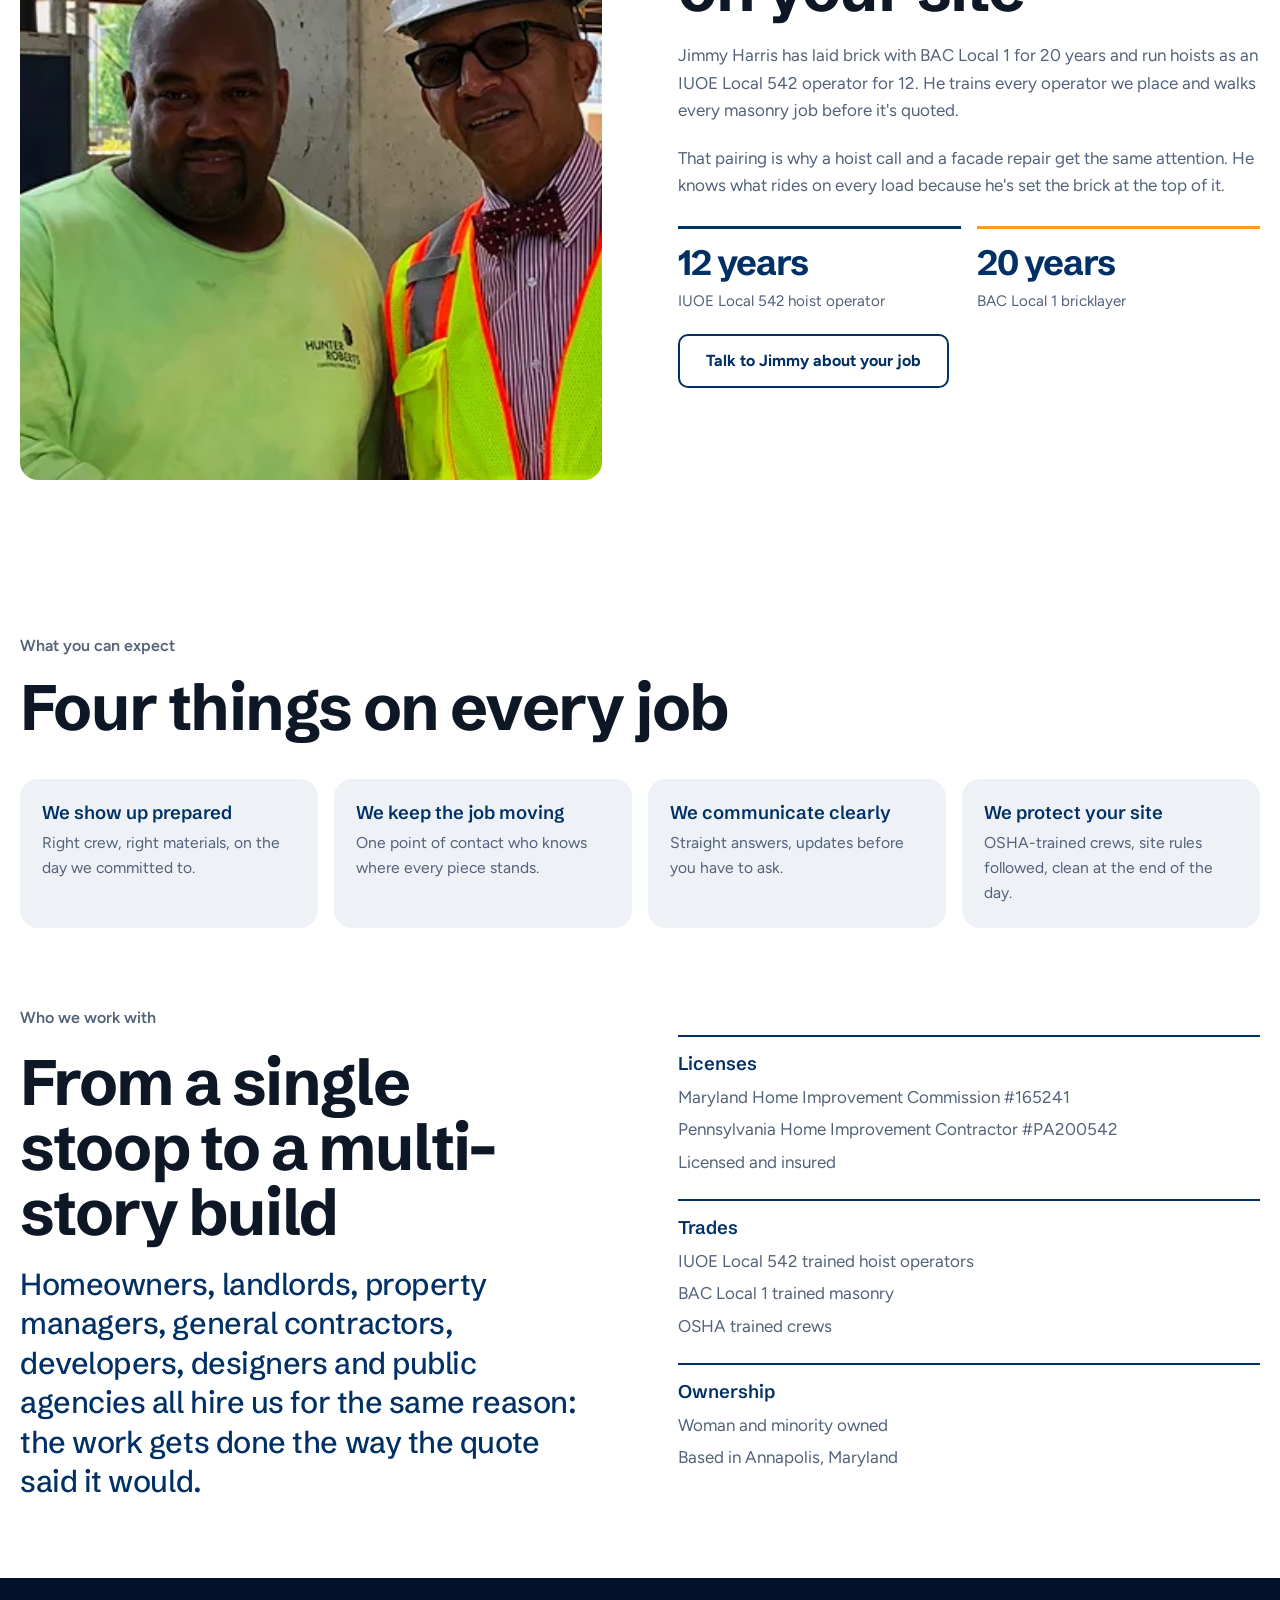
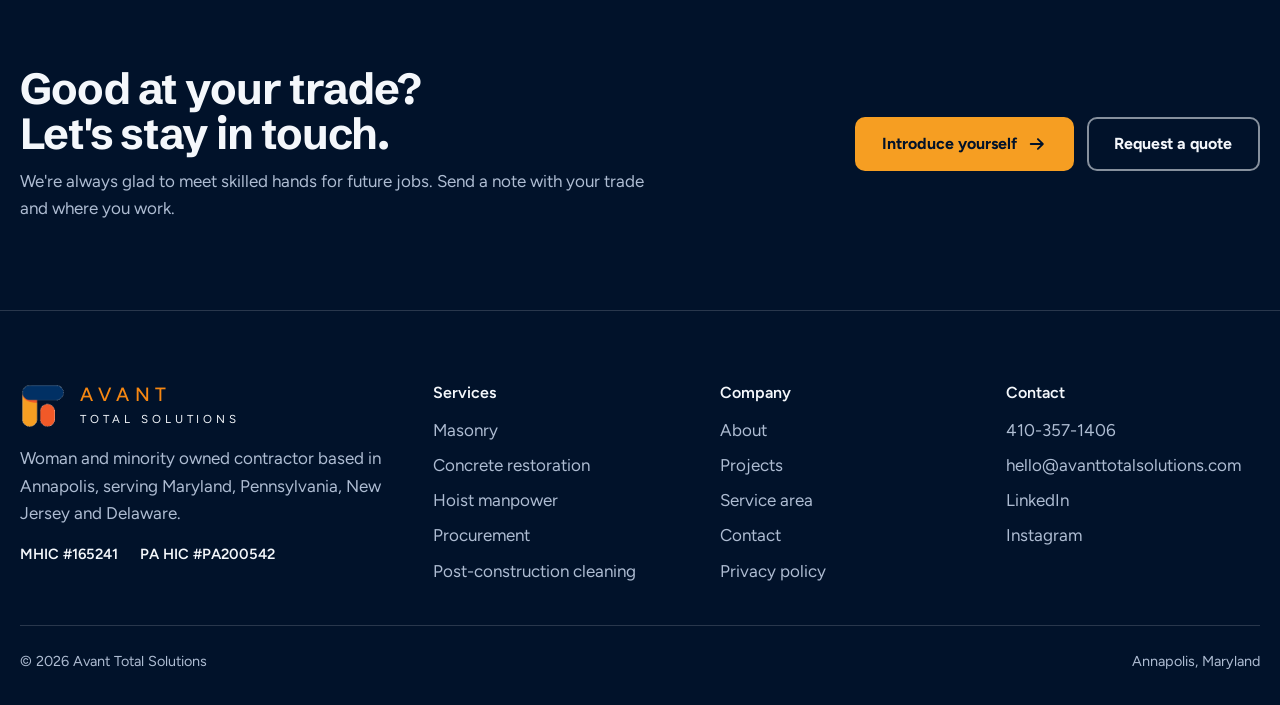
<file: about.html>
<!doctype html>
<html lang="en">
<head>
<meta charset="utf-8">
<meta name="viewport" content="width=device-width, initial-scale=1, viewport-fit=cover">
<title>About Avant Total Solutions | Annapolis Contractor</title>
<meta name="claude:viewport-fit-sides" content="cover">
<meta name="description" content="Woman and minority owned contractor based in Annapolis. Licensed MHIC #165241 and PA HIC #PA200542, with Local 542 trained hoist operators and Local 1 trained masonry.">
<link rel="canonical" href="https://avanttotalsolutions.com/about">
<meta property="og:type" content="website">
<meta property="og:site_name" content="Avant Total Solutions">
<meta property="og:title" content="About Avant Total Solutions | Annapolis Contractor">
<meta property="og:description" content="Woman and minority owned contractor based in Annapolis. Licensed MHIC #165241 and PA HIC #PA200542, with Local 542 trained hoist operators and Local 1 trained masonry.">
<meta property="og:url" content="https://avanttotalsolutions.com/about">
<meta property="og:image" content="https://avanttotalsolutions.com/assets/photo/crew-two.webp">
<meta name="twitter:card" content="summary_large_image">
<meta name="theme-color" content="#01122a">
<link rel="icon" type="image/png" sizes="32x32" href="assets/img/favicon-32.png">
<link rel="apple-touch-icon" href="assets/img/apple-touch-icon.png">
<link rel="preconnect" href="https://fonts.googleapis.com">
<link rel="preconnect" href="https://fonts.gstatic.com" crossorigin>
<link rel="stylesheet" href="https://fonts.googleapis.com/css2?family=Schibsted+Grotesk:wght@500;600;700;800&family=Figtree:wght@400;500;600;700&display=swap">
<link rel="stylesheet" href="assets/css/site.css">
<script>document.documentElement.classList.add('js');</script>
<script type="application/ld+json">
{
 "@context": "https://schema.org",
 "@graph": [
  {
   "@type": "HomeAndConstructionBusiness",
   "@id": "https://avanttotalsolutions.com/#business",
   "name": "Avant Total Solutions",
   "url": "https://avanttotalsolutions.com/",
   "logo": "https://avanttotalsolutions.com/assets/img/logo-stacked.png",
   "image": "https://avanttotalsolutions.com/assets/photo/wall-after.webp",
   "telephone": "+1-410-357-1406",
   "email": "hello@avanttotalsolutions.com",
   "address": {
    "@type": "PostalAddress",
    "addressLocality": "Annapolis",
    "addressRegion": "MD",
    "addressCountry": "US"
   },
   "areaServed": [
    "Maryland",
    "Pennsylvania",
    "New Jersey",
    "Delaware"
   ],
   "openingHoursSpecification": [
    {
     "@type": "OpeningHoursSpecification",
     "dayOfWeek": [
      "Monday",
      "Tuesday",
      "Wednesday",
      "Thursday",
      "Friday"
     ],
     "opens": "07:00",
     "closes": "16:00"
    },
    {
     "@type": "OpeningHoursSpecification",
     "dayOfWeek": "Saturday",
     "opens": "08:00",
     "closes": "14:00"
    }
   ],
   "sameAs": [
    "https://www.linkedin.com/company/avant-total-solutions/",
    "https://www.instagram.com/at.solutions__"
   ]
  },
  {
   "@type": "BreadcrumbList",
   "itemListElement": [
    {
     "@type": "ListItem",
     "position": 1,
     "name": "Home",
     "item": "https://avanttotalsolutions.com/"
    },
    {
     "@type": "ListItem",
     "position": 2,
     "name": "About",
     "item": "https://avanttotalsolutions.com/about"
    }
   ]
  }
 ]
}
</script>
</head>
<body>
<svg width="0" height="0" style="position:absolute" aria-hidden="true">
  <symbol id="arrow" viewBox="0 0 20 20"><path d="M3 10h13M11 4.5l5.5 5.5-5.5 5.5" fill="none" stroke="currentColor" stroke-width="2" stroke-linecap="round" stroke-linejoin="round"/></symbol>
  <symbol id="left" viewBox="0 0 20 20"><path d="M17 10H4M9 4.5 3.5 10 9 15.5" fill="none" stroke="currentColor" stroke-width="2" stroke-linecap="round" stroke-linejoin="round"/></symbol>
  <symbol id="pause" viewBox="0 0 16 16"><path d="M4 2.5h2.5v11H4zM9.5 2.5H12v11H9.5z" fill="currentColor"/></symbol>
  <symbol id="play" viewBox="0 0 16 16"><path d="M4 2.5l9.5 5.5L4 13.5z" fill="currentColor"/></symbol>
</svg>
<a class="skip" href="#main">Skip to content</a>

<header class="site-header" id="header">
  <div class="wrap">
    <a class="brand" href="./" aria-label="Avant Total Solutions home"><img src="assets/img/logo-horizontal.png" alt="Avant Total Solutions" width="375" height="115"></a>
    <nav class="nav" aria-label="Main">
      <div class="nav-dd" id="nav-dd" data-open="false">
        <button type="button" id="nav-dd-btn" aria-expanded="false" aria-controls="dd-panel">Services</button>
        <div class="dd-panel" id="dd-panel"><a href="masonry.html"><b>Masonry</b><small>Brick, stone, tuckpointing and facades</small></a><a href="concrete-restoration.html"><b>Concrete restoration</b><small>Spall repair, steps, sidewalks and ADA ramps</small></a><a href="hoist-manpower.html"><b>Hoist manpower</b><small>Local 542 trained operators for your hoist</small></a><a href="procurement.html"><b>Procurement</b><small>Materials and rentals, sourced and delivered</small></a><a href="post-construction-cleaning.html"><b>Post-construction cleaning</b><small>Rough, final and touch-up cleans</small></a><a class="all" href="./#services">All services</a></div>
      </div>
      <a href="about.html" aria-current="page">About</a>
      <a href="projects.html">Projects</a>
      <a href="service-area.html">Service area</a>
      <a href="contact.html">Contact</a>
    </nav>
    <div class="header-actions">
      <a class="header-phone" href="tel:+14103571406">410-357-1406</a>
      <a class="btn btn-amber" href="contact.html">Get a free quote</a>
      <button class="menu-btn" id="menu-btn" type="button" aria-expanded="false" aria-controls="mobile-menu" aria-label="Open menu"><span></span><span></span><span></span></button>
    </div>
  </div>
</header>

<div class="mobile-menu dark" id="mobile-menu" aria-hidden="true">
  <div class="wrap">
    <nav aria-label="Mobile">
      <a href="./#services">Services</a>
      <div class="sub"><a href="masonry.html">Masonry</a><a href="concrete-restoration.html">Concrete restoration</a><a href="hoist-manpower.html">Hoist manpower</a><a href="procurement.html">Procurement</a><a href="post-construction-cleaning.html">Post-construction cleaning</a></div>
      <a href="about.html">About</a>
      <a href="projects.html">Projects</a>
      <a href="service-area.html">Service area</a>
      <a href="contact.html">Contact</a>
    </nav>
    <div class="contact-row">
      <a class="btn btn-amber" href="contact.html">Get a free quote</a>
      <a class="btn btn-ghost" href="tel:+14103571406">Call or text 410-357-1406</a>
    </div>
  </div>
</div>

<main id="main">
  <section class="page-hero dark" id="top" aria-labelledby="page-title">
    <img class="bgimg" src="assets/video/masonry.jpg" alt="" aria-hidden="true">
    <div class="wrap">
      <nav class="crumbs" aria-label="Breadcrumb"><a href="./">Home</a><span aria-hidden="true">/</span><span>About</span></nav>
      <h1 id="page-title">Built from experience. Driven by purpose.</h1>
      <p class="lede">Avant Total Solutions is a woman and minority owned contractor based in Annapolis, running masonry, concrete, hoist, procurement and cleaning work across four states.</p>
      <div class="hero-actions"><a class="btn btn-amber" href="contact.html">Get a free quote <svg class="arrow"><use href="#arrow"/></svg></a><a class="btn btn-ghost" href="tel:+14103571406">Call or text 410-357-1406</a></div>
    </div>
  </section>
  <section class="sp" aria-labelledby="intro-title">
    <div class="wrap split">
      <div class="copy"><span class="label">Why we started Avant</span><h2 id="intro-title">The team we wished we'd had</h2><p class="big">We've been on the other side of the contract: waiting on callbacks, watching deadlines slip, hiring someone who said the right things and didn't follow through.</p><p>Avant exists to be the crew we always wanted on our own jobs. That means showing up when we said we would, answering the phone, pricing the work line by line and leaving the site clean.</p></div>
      <figure><img src="assets/photo/veneer-closeup.webp" alt="Mason laying dark brick veneer" loading="lazy"></figure>
    </div>
  </section><section class="lead" id="lead" aria-labelledby="about-title">
    <div class="wrap">
      <figure>
        <img src="assets/photo/crew-two.webp" alt="Jimmy Harris on site at 12th and Spring Garden in Philadelphia" width="580" height="453" loading="lazy">
      </figure>
      <div class="lead-copy">
        <span class="label">Lead operator</span>
        <h2 id="about-title">The person on your site</h2>
        <p>Jimmy Harris has laid brick with BAC Local 1 for 20 years and run hoists as an IUOE Local 542 operator for 12. He trains every operator we place and walks every masonry job before it's quoted.</p>
        <p>That pairing is why a hoist call and a facade repair get the same attention. He knows what rides on every load because he's set the brick at the top of it.</p>
        <div class="unions">
          <div class="union"><b>12 years</b><span>IUOE Local 542 hoist operator</span></div>
          <div class="union"><b>20 years</b><span>BAC Local 1 bricklayer</span></div>
        </div>
        <div><a class="btn btn-ghost" href="contact.html">Talk to Jimmy about your job</a></div>
      </div>
    </div>
  </section>
  <section class="sp" aria-labelledby="promise-title">
    <div class="wrap">
      <div class="sp-head"><span class="label">What you can expect</span><h2 id="promise-title">Four things on every job</h2></div>
      <ul class="signs four">
        <li><b>We show up prepared</b><span>Right crew, right materials, on the day we committed to.</span></li>
        <li><b>We keep the job moving</b><span>One point of contact who knows where every piece stands.</span></li>
        <li><b>We communicate clearly</b><span>Straight answers, updates before you have to ask.</span></li>
        <li><b>We protect your site</b><span>OSHA-trained crews, site rules followed, clean at the end of the day.</span></li>
      </ul>
    </div>
  </section>
  <section class="sp" aria-labelledby="who-title">
    <div class="wrap split">
      <div class="copy">
        <span class="label">Who we work with</span>
        <h2 id="who-title">From a single stoop to a multi-story build</h2>
        <p class="big">Homeowners, landlords, property managers, general contractors, developers, designers and public agencies all hire us for the same reason: the work gets done the way the quote said it would.</p>
      </div>
      <div class="cred-list">
        <div><b>Licenses</b><span>Maryland Home Improvement Commission #165241</span><span>Pennsylvania Home Improvement Contractor #PA200542</span><span>Licensed and insured</span></div>
        <div><b>Trades</b><span>IUOE Local 542 trained hoist operators</span><span>BAC Local 1 trained masonry</span><span>OSHA trained crews</span></div>
        <div><b>Ownership</b><span>Woman and minority owned</span><span>Based in Annapolis, Maryland</span></div>
      </div>
    </div>
  </section>
  <section class="cta-band dark" aria-label="Stay in touch">
    <div class="wrap">
      <div class="cta-copy"><h2>Good at your trade? Let's stay in touch.</h2><p>We're always glad to meet skilled hands for future jobs. Send a note with your trade and where you work.</p></div>
      <div class="acts"><a class="btn btn-amber" href="mailto:hello@avanttotalsolutions.com?subject=Introducing%20myself">Introduce yourself <svg class="arrow"><use href="#arrow"/></svg></a><a class="btn btn-ghost" href="contact.html">Request a quote</a></div>
    </div>
  </section>
</main>

<footer class="site-footer">
  <div class="wrap">
    <div class="foot-grid">
      <div class="foot-brand">
        <div class="wm"><img src="assets/img/logo-mark.png" alt="" width="116" height="116"><div><b>AVANT</b><small>TOTAL SOLUTIONS</small></div></div>
        <p>Woman and minority owned contractor based in Annapolis, serving Maryland, Pennsylvania, New Jersey and Delaware.</p>
        <div class="licenses"><span>MHIC #165241</span><span>PA HIC #PA200542</span></div>
      </div>
      <div><h4>Services</h4><ul><li><a href="masonry.html">Masonry</a></li><li><a href="concrete-restoration.html">Concrete restoration</a></li><li><a href="hoist-manpower.html">Hoist manpower</a></li><li><a href="procurement.html">Procurement</a></li><li><a href="post-construction-cleaning.html">Post-construction cleaning</a></li></ul></div>
      <div><h4>Company</h4><ul><li><a href="about.html">About</a></li><li><a href="projects.html">Projects</a></li><li><a href="service-area.html">Service area</a></li><li><a href="contact.html">Contact</a></li><li><a href="privacy.html">Privacy policy</a></li></ul></div>
      <div><h4>Contact</h4><ul><li><a href="tel:+14103571406">410-357-1406</a></li><li><a href="mailto:hello@avanttotalsolutions.com">hello@avanttotalsolutions.com</a></li><li><a href="https://www.linkedin.com/company/avant-total-solutions/">LinkedIn</a></li><li><a href="https://www.instagram.com/at.solutions__">Instagram</a></li></ul></div>
    </div>
    <div class="foot-legal"><span>© 2026 Avant Total Solutions</span><span>Annapolis, Maryland</span></div>
  </div>
</footer>

<script src="assets/js/site.js"></script>
</body>
</html>
</file>
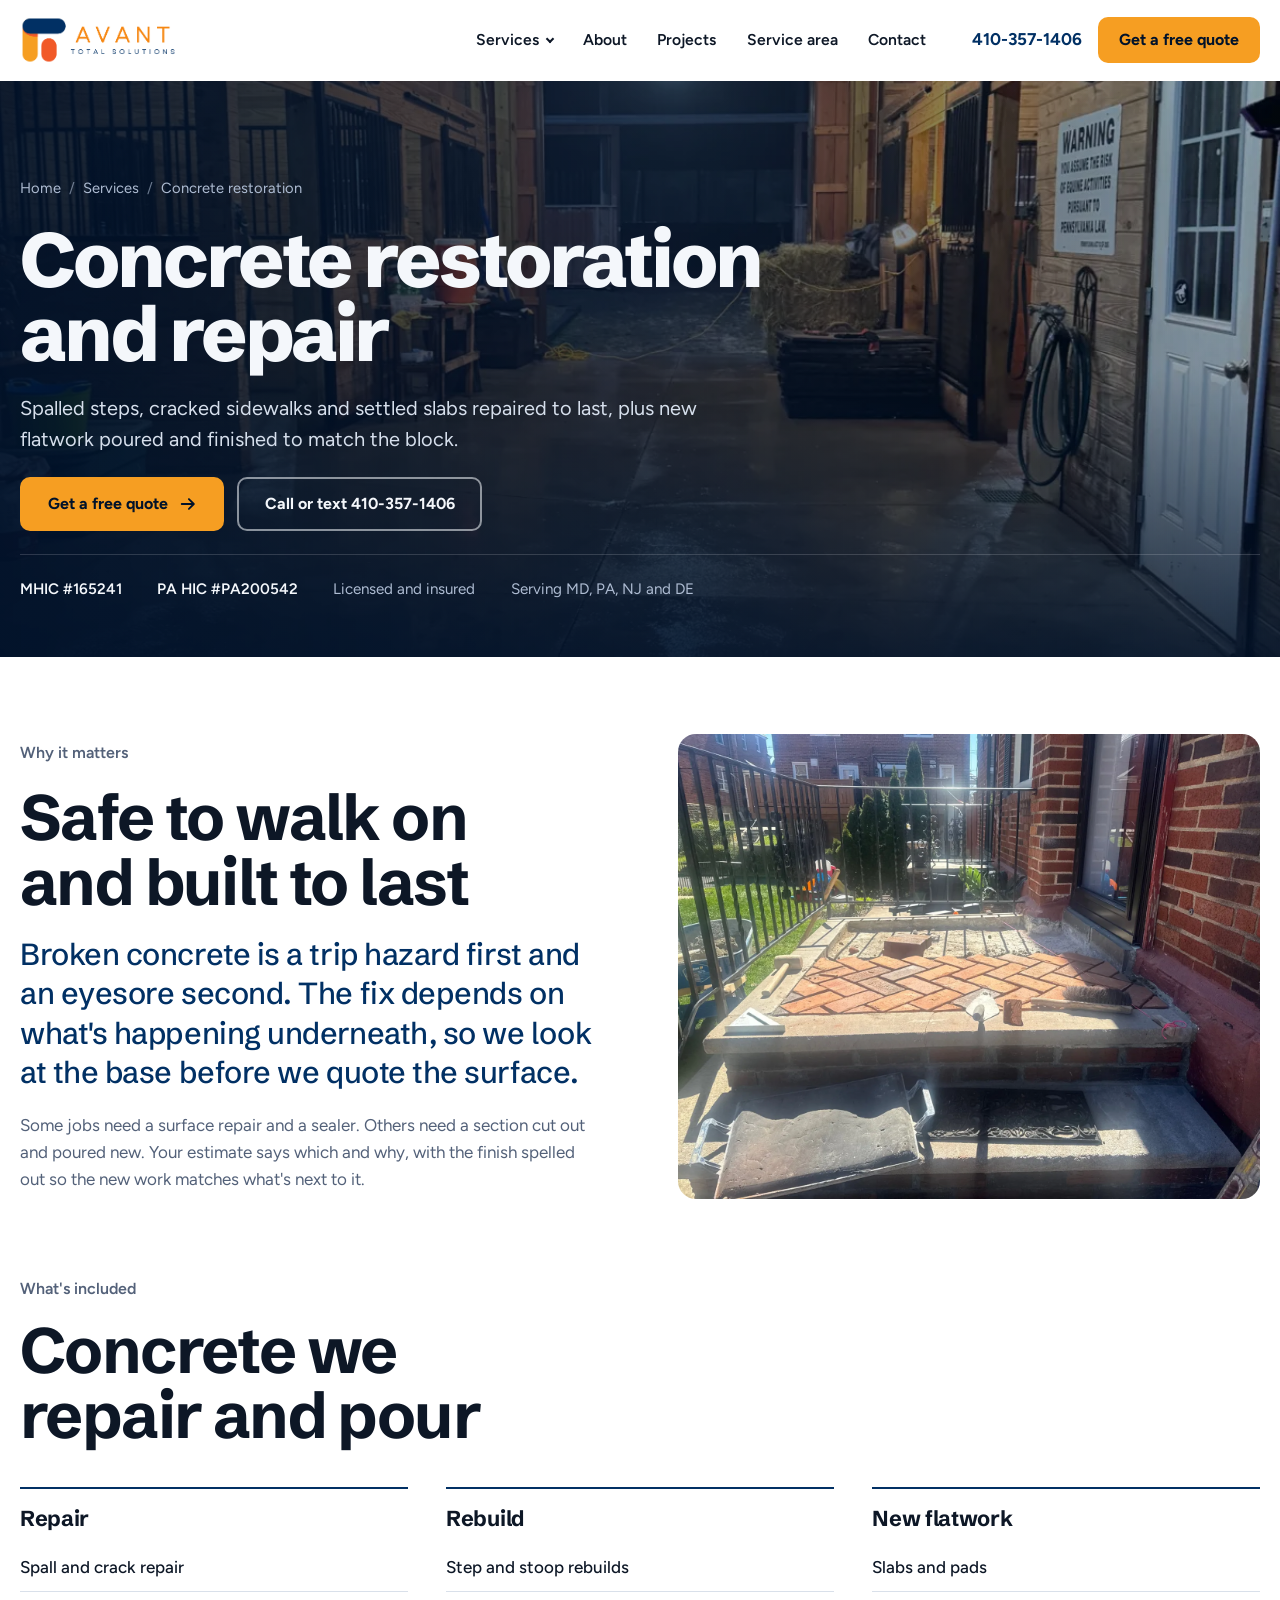
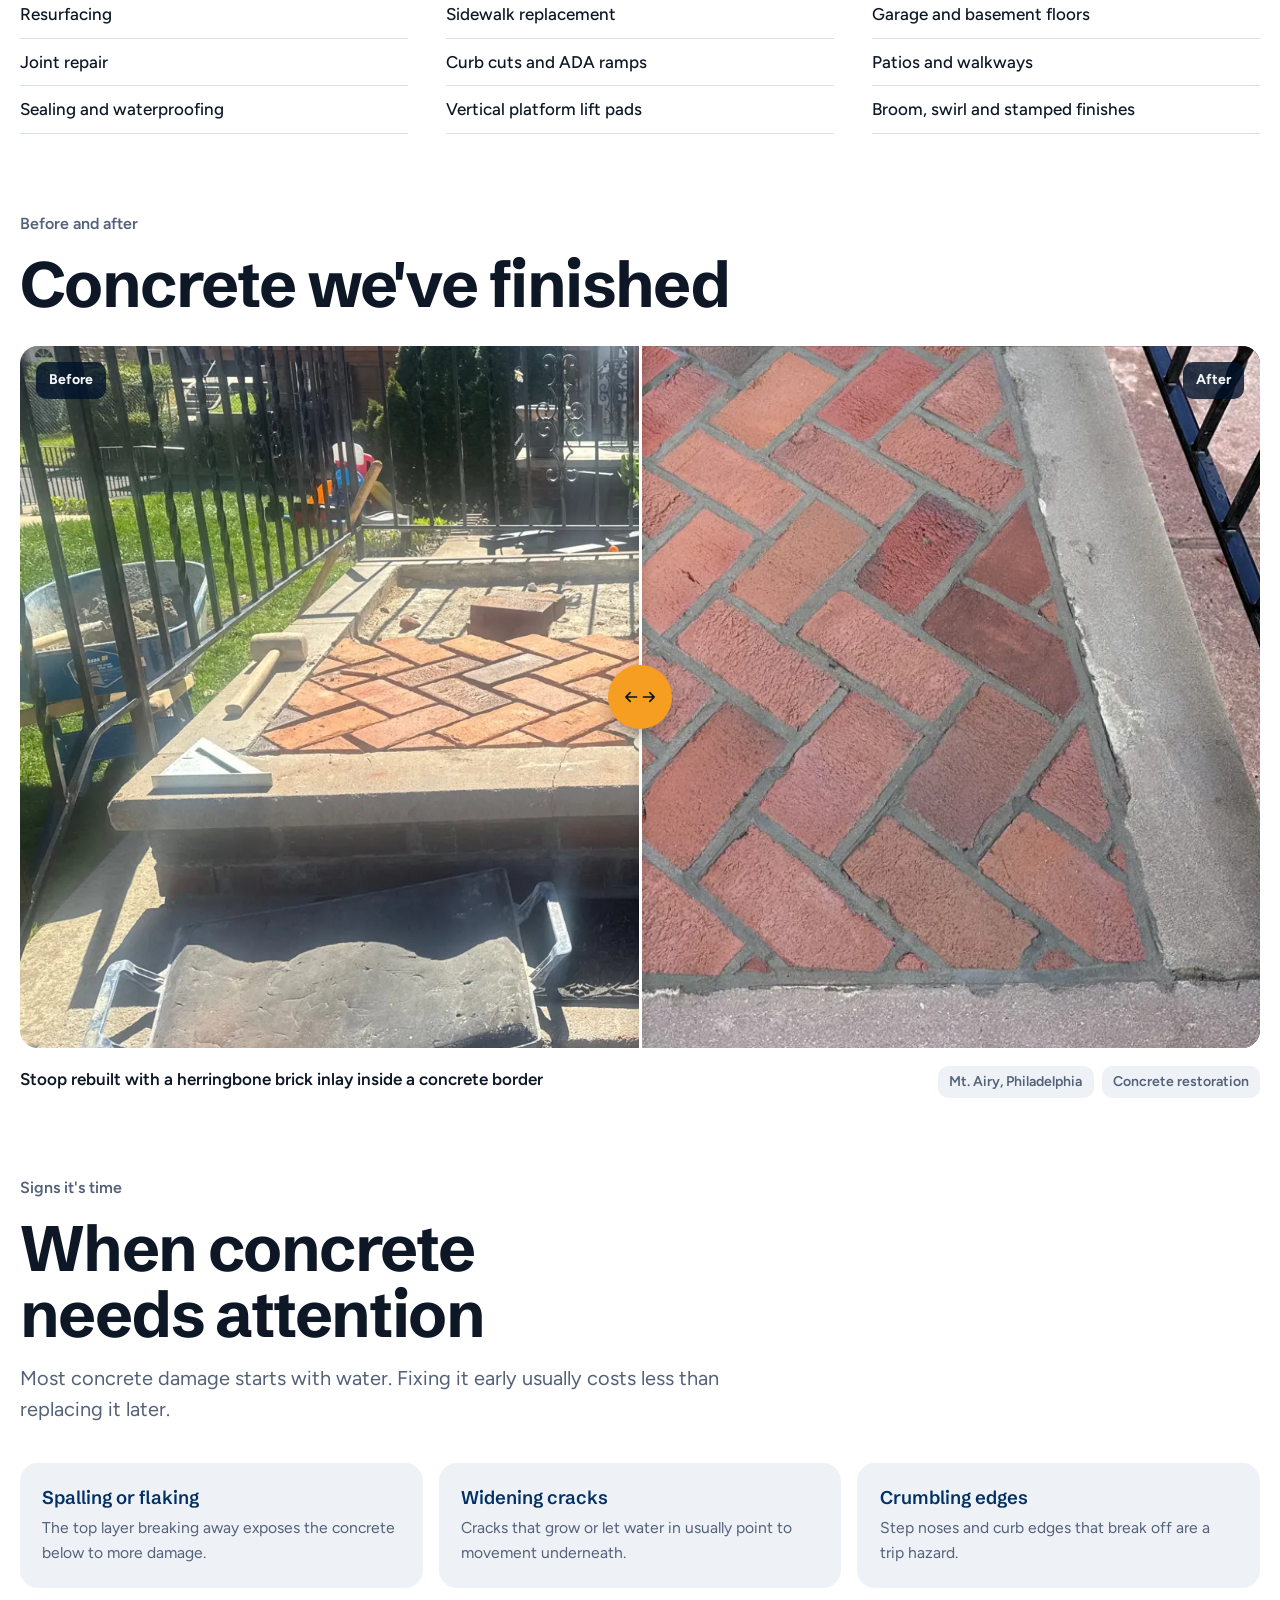
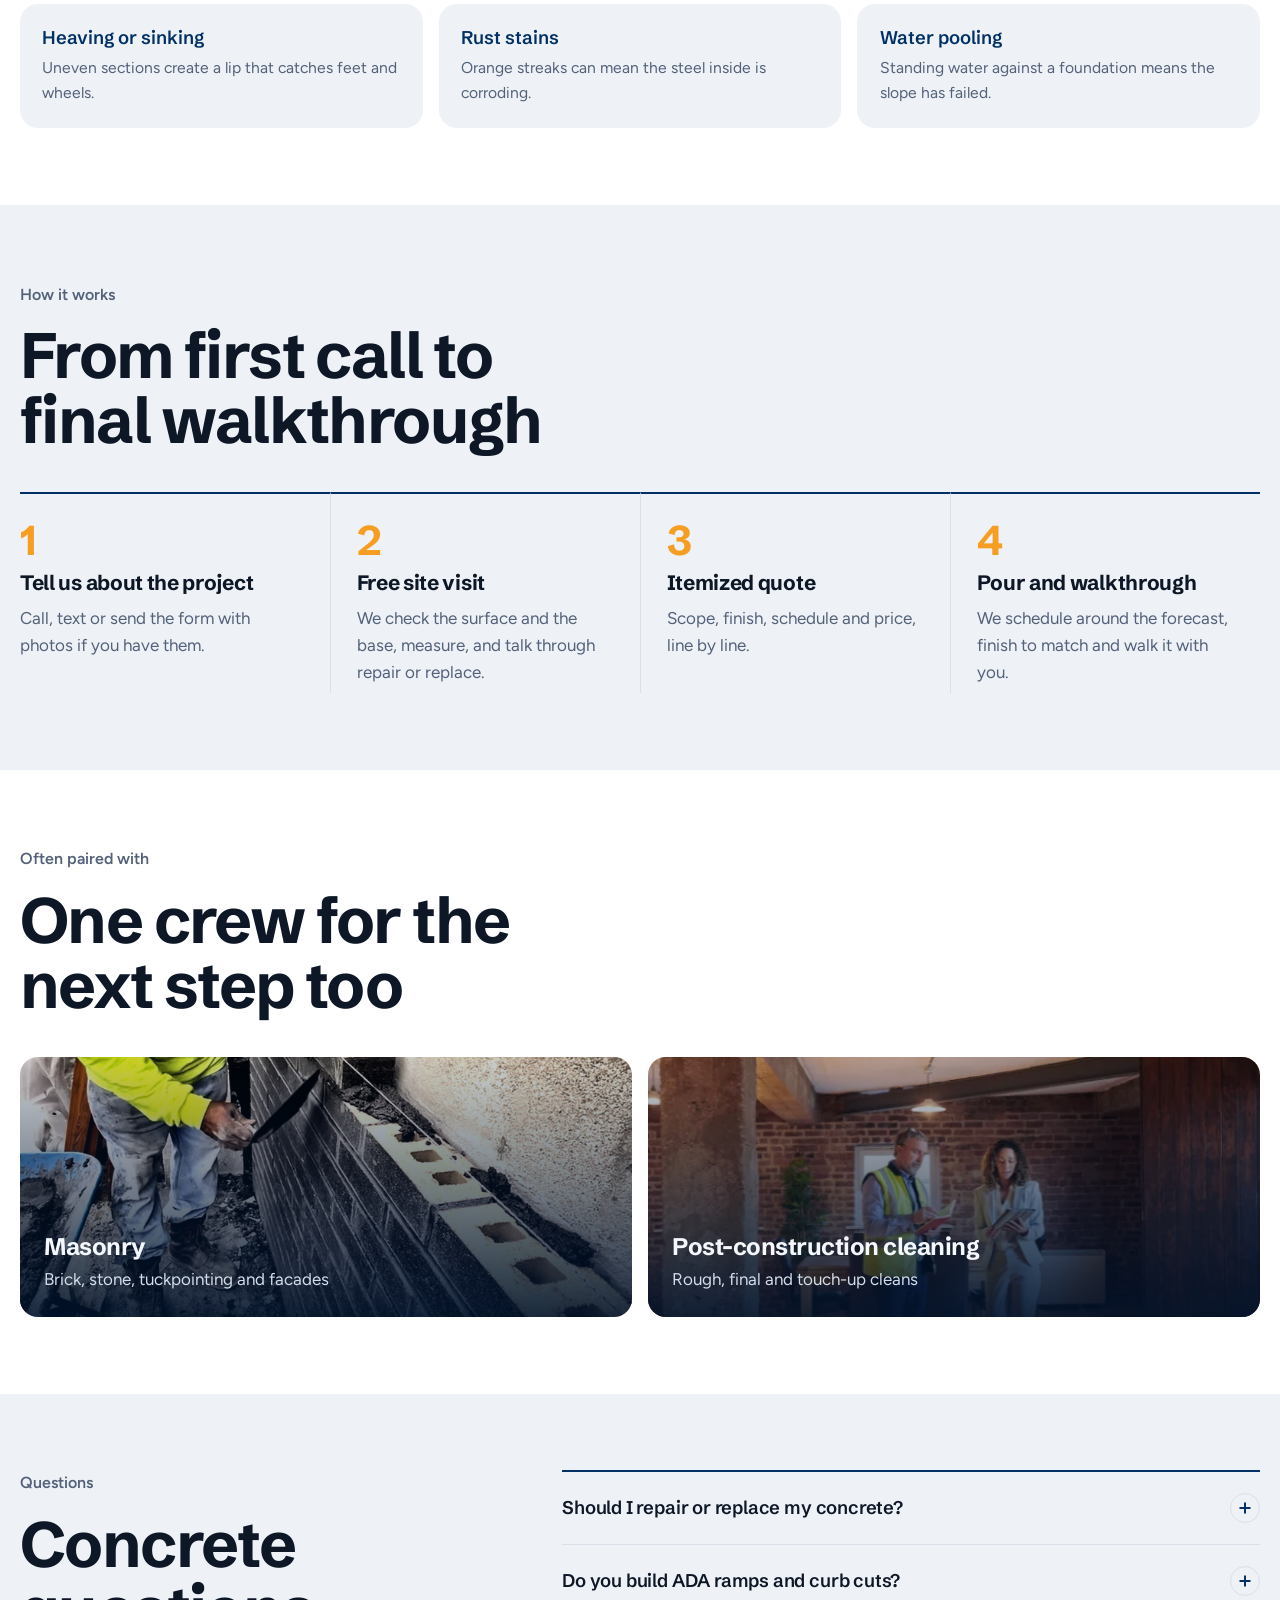
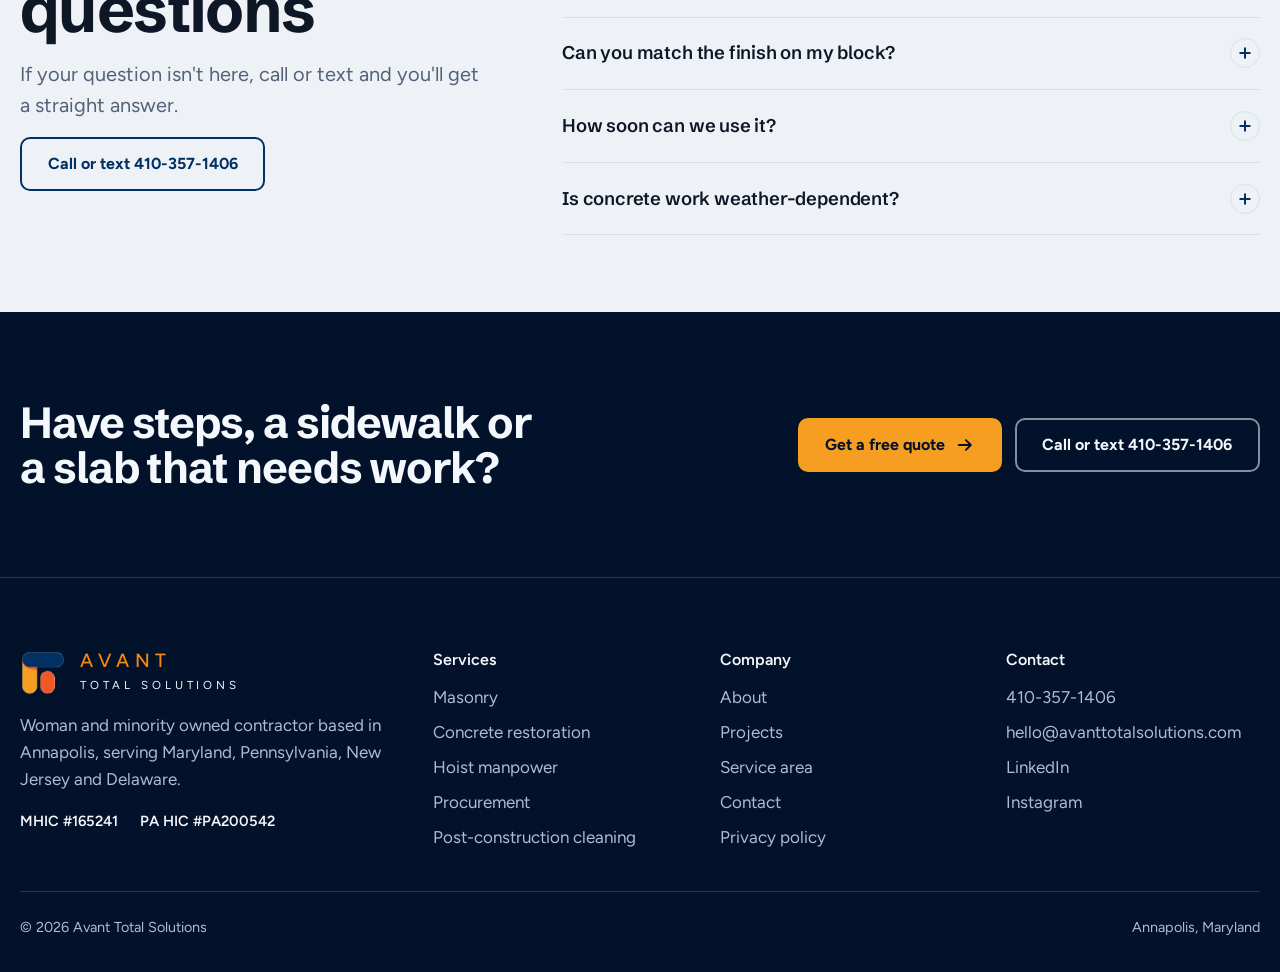
<file: concrete-restoration.html>
<!doctype html>
<html lang="en">
<head>
<meta charset="utf-8">
<meta name="viewport" content="width=device-width, initial-scale=1, viewport-fit=cover">
<title>Concrete Repair, Steps, Sidewalks and ADA Ramps | Avant Total Solutions</title>
<meta name="claude:viewport-fit-sides" content="cover">
<meta name="description" content="Concrete restoration and new flatwork: spall and crack repair, step and stoop rebuilds, sidewalks, curb cuts and ADA ramps across MD, PA, NJ and DE. Free itemized quotes.">
<link rel="canonical" href="https://avanttotalsolutions.com/concrete-restoration">
<meta property="og:type" content="website">
<meta property="og:site_name" content="Avant Total Solutions">
<meta property="og:title" content="Concrete Repair, Steps, Sidewalks and ADA Ramps | Avant Total Solutions">
<meta property="og:description" content="Concrete restoration and new flatwork: spall and crack repair, step and stoop rebuilds, sidewalks, curb cuts and ADA ramps across MD, PA, NJ and DE. Free itemized quotes.">
<meta property="og:url" content="https://avanttotalsolutions.com/concrete-restoration">
<meta property="og:image" content="https://avanttotalsolutions.com/assets/photo/barn-floor-clean.webp">
<meta name="twitter:card" content="summary_large_image">
<meta name="theme-color" content="#01122a">
<link rel="icon" type="image/png" sizes="32x32" href="assets/img/favicon-32.png">
<link rel="apple-touch-icon" href="assets/img/apple-touch-icon.png">
<link rel="preconnect" href="https://fonts.googleapis.com">
<link rel="preconnect" href="https://fonts.gstatic.com" crossorigin>
<link rel="stylesheet" href="https://fonts.googleapis.com/css2?family=Schibsted+Grotesk:wght@500;600;700;800&family=Figtree:wght@400;500;600;700&display=swap">
<link rel="stylesheet" href="assets/css/site.css">
<script>document.documentElement.classList.add('js');</script>
<script type="application/ld+json">
{
 "@context": "https://schema.org",
 "@graph": [
  {
   "@type": "HomeAndConstructionBusiness",
   "@id": "https://avanttotalsolutions.com/#business",
   "name": "Avant Total Solutions",
   "url": "https://avanttotalsolutions.com/",
   "logo": "https://avanttotalsolutions.com/assets/img/logo-stacked.png",
   "image": "https://avanttotalsolutions.com/assets/photo/wall-after.webp",
   "telephone": "+1-410-357-1406",
   "email": "hello@avanttotalsolutions.com",
   "address": {
    "@type": "PostalAddress",
    "addressLocality": "Annapolis",
    "addressRegion": "MD",
    "addressCountry": "US"
   },
   "areaServed": [
    "Maryland",
    "Pennsylvania",
    "New Jersey",
    "Delaware"
   ],
   "openingHoursSpecification": [
    {
     "@type": "OpeningHoursSpecification",
     "dayOfWeek": [
      "Monday",
      "Tuesday",
      "Wednesday",
      "Thursday",
      "Friday"
     ],
     "opens": "07:00",
     "closes": "16:00"
    },
    {
     "@type": "OpeningHoursSpecification",
     "dayOfWeek": "Saturday",
     "opens": "08:00",
     "closes": "14:00"
    }
   ],
   "sameAs": [
    "https://www.linkedin.com/company/avant-total-solutions/",
    "https://www.instagram.com/at.solutions__"
   ]
  },
  {
   "@type": "Service",
   "@id": "https://avanttotalsolutions.com/concrete-restoration#service",
   "name": "Concrete restoration",
   "description": "Concrete restoration and new flatwork: spall and crack repair, step and stoop rebuilds, sidewalks, curb cuts and ADA ramps across MD, PA, NJ and DE. Free itemized quotes.",
   "url": "https://avanttotalsolutions.com/concrete-restoration",
   "provider": {
    "@id": "https://avanttotalsolutions.com/#business"
   },
   "areaServed": [
    "Maryland",
    "Pennsylvania",
    "New Jersey",
    "Delaware"
   ]
  },
  {
   "@type": "BreadcrumbList",
   "itemListElement": [
    {
     "@type": "ListItem",
     "position": 1,
     "name": "Home",
     "item": "https://avanttotalsolutions.com/"
    },
    {
     "@type": "ListItem",
     "position": 2,
     "name": "Concrete restoration",
     "item": "https://avanttotalsolutions.com/concrete-restoration"
    }
   ]
  },
  {
   "@type": "FAQPage",
   "mainEntity": [
    {
     "@type": "Question",
     "name": "Should I repair or replace my concrete?",
     "acceptedAnswer": {
      "@type": "Answer",
      "text": "If the slab is sound and the damage is on the surface, repair and resurfacing usually make sense. If it's heaved, sunk or cracked through, replacing that section is often the better value. We'll tell you which, and why, at the site visit."
     }
    },
    {
     "@type": "Question",
     "name": "Do you build ADA ramps and curb cuts?",
     "acceptedAnswer": {
      "@type": "Answer",
      "text": "Yes. We build accessible ramps, curb cuts and pads for vertical platform lifts to the spec your project or municipality requires."
     }
    },
    {
     "@type": "Question",
     "name": "Can you match the finish on my block?",
     "acceptedAnswer": {
      "@type": "Answer",
      "text": "Yes. We match broom, swirl and stamped finishes so new sections blend with the sidewalk or steps around them."
     }
    },
    {
     "@type": "Question",
     "name": "How soon can we use it?",
     "acceptedAnswer": {
      "@type": "Answer",
      "text": "We give you exact times for your mix and the weather. As a rule, new concrete takes foot traffic after about a day and vehicles after about a week."
     }
    },
    {
     "@type": "Question",
     "name": "Is concrete work weather-dependent?",
     "acceptedAnswer": {
      "@type": "Answer",
      "text": "Yes. Freezing temperatures and heavy rain affect curing, so we schedule pours around the forecast and tell you right away if a date moves."
     }
    }
   ]
  }
 ]
}
</script>
</head>
<body>
<svg width="0" height="0" style="position:absolute" aria-hidden="true">
  <symbol id="arrow" viewBox="0 0 20 20"><path d="M3 10h13M11 4.5l5.5 5.5-5.5 5.5" fill="none" stroke="currentColor" stroke-width="2" stroke-linecap="round" stroke-linejoin="round"/></symbol>
  <symbol id="left" viewBox="0 0 20 20"><path d="M17 10H4M9 4.5 3.5 10 9 15.5" fill="none" stroke="currentColor" stroke-width="2" stroke-linecap="round" stroke-linejoin="round"/></symbol>
  <symbol id="pause" viewBox="0 0 16 16"><path d="M4 2.5h2.5v11H4zM9.5 2.5H12v11H9.5z" fill="currentColor"/></symbol>
  <symbol id="play" viewBox="0 0 16 16"><path d="M4 2.5l9.5 5.5L4 13.5z" fill="currentColor"/></symbol>
</svg>
<a class="skip" href="#main">Skip to content</a>

<header class="site-header" id="header">
  <div class="wrap">
    <a class="brand" href="./" aria-label="Avant Total Solutions home"><img src="assets/img/logo-horizontal.png" alt="Avant Total Solutions" width="375" height="115"></a>
    <nav class="nav" aria-label="Main">
      <div class="nav-dd" id="nav-dd" data-open="false">
        <button type="button" id="nav-dd-btn" aria-expanded="false" aria-controls="dd-panel">Services</button>
        <div class="dd-panel" id="dd-panel"><a href="masonry.html"><b>Masonry</b><small>Brick, stone, tuckpointing and facades</small></a><a href="concrete-restoration.html" aria-current="page"><b>Concrete restoration</b><small>Spall repair, steps, sidewalks and ADA ramps</small></a><a href="hoist-manpower.html"><b>Hoist manpower</b><small>Local 542 trained operators for your hoist</small></a><a href="procurement.html"><b>Procurement</b><small>Materials and rentals, sourced and delivered</small></a><a href="post-construction-cleaning.html"><b>Post-construction cleaning</b><small>Rough, final and touch-up cleans</small></a><a class="all" href="./#services">All services</a></div>
      </div>
      <a href="about.html">About</a>
      <a href="projects.html">Projects</a>
      <a href="service-area.html">Service area</a>
      <a href="contact.html">Contact</a>
    </nav>
    <div class="header-actions">
      <a class="header-phone" href="tel:+14103571406">410-357-1406</a>
      <a class="btn btn-amber" href="contact.html">Get a free quote</a>
      <button class="menu-btn" id="menu-btn" type="button" aria-expanded="false" aria-controls="mobile-menu" aria-label="Open menu"><span></span><span></span><span></span></button>
    </div>
  </div>
</header>

<div class="mobile-menu dark" id="mobile-menu" aria-hidden="true">
  <div class="wrap">
    <nav aria-label="Mobile">
      <a href="./#services">Services</a>
      <div class="sub"><a href="masonry.html">Masonry</a><a href="concrete-restoration.html">Concrete restoration</a><a href="hoist-manpower.html">Hoist manpower</a><a href="procurement.html">Procurement</a><a href="post-construction-cleaning.html">Post-construction cleaning</a></div>
      <a href="about.html">About</a>
      <a href="projects.html">Projects</a>
      <a href="service-area.html">Service area</a>
      <a href="contact.html">Contact</a>
    </nav>
    <div class="contact-row">
      <a class="btn btn-amber" href="contact.html">Get a free quote</a>
      <a class="btn btn-ghost" href="tel:+14103571406">Call or text 410-357-1406</a>
    </div>
  </div>
</div>

<main id="main">
  <section class="page-hero dark" id="top" aria-labelledby="page-title">
    <img class="bgimg" src="assets/photo/barn-floor-clean.webp" alt="" aria-hidden="true">
    <div class="wrap">
      <nav class="crumbs" aria-label="Breadcrumb"><a href="./">Home</a><span aria-hidden="true">/</span><a href="./#services">Services</a><span aria-hidden="true">/</span><span>Concrete restoration</span></nav>
      <h1 id="page-title">Concrete restoration and repair</h1>
      <p class="lede">Spalled steps, cracked sidewalks and settled slabs repaired to last, plus new flatwork poured and finished to match the block.</p>
      <div class="hero-actions">
        <a class="btn btn-amber" href="contact.html?service=Concrete+restoration">Get a free quote <svg class="arrow"><use href="#arrow"/></svg></a>
        <a class="btn btn-ghost" href="tel:+14103571406">Call or text 410-357-1406</a>
      </div>
      <div class="hero-foot"><span><b>MHIC #165241</b></span><span><b>PA HIC #PA200542</b></span><span>Licensed and insured</span><span>Serving MD, PA, NJ and DE</span></div>
    </div>
  </section>
  <section class="sp" aria-labelledby="intro-title">
    <div class="wrap split">
      <div class="copy"><span class="label">Why it matters</span><h2 id="intro-title">Safe to walk on and built to last</h2><p class="big">Broken concrete is a trip hazard first and an eyesore second. The fix depends on what's happening underneath, so we look at the base before we quote the surface.</p><p>Some jobs need a surface repair and a sealer. Others need a section cut out and poured new. Your estimate says which and why, with the finish spelled out so the new work matches what's next to it.</p></div>
      <figure><img src="assets/photo/stoop-before.webp" alt="Stoop being rebuilt with brick inside a concrete border" loading="lazy"></figure>
    </div>
  </section>
  <section class="sp" aria-labelledby="scope-title">
    <div class="wrap">
      <div class="sp-head"><span class="label">What's included</span><h2 id="scope-title">Concrete we repair and pour</h2></div>
      <div class="scope-groups"><section><h3>Repair</h3><ul><li>Spall and crack repair</li><li>Resurfacing</li><li>Joint repair</li><li>Sealing and waterproofing</li></ul></section><section><h3>Rebuild</h3><ul><li>Step and stoop rebuilds</li><li>Sidewalk replacement</li><li>Curb cuts and ADA ramps</li><li>Vertical platform lift pads</li></ul></section><section><h3>New flatwork</h3><ul><li>Slabs and pads</li><li>Garage and basement floors</li><li>Patios and walkways</li><li>Broom, swirl and stamped finishes</li></ul></section></div>
    </div>
  </section>
  <section class="ba" id="work" aria-labelledby="work-title">
    <div class="wrap">
      <div class="ba-head">
        <div class="head-text"><span class="label">Before and after</span><h2 id="work-title">Concrete we've finished</h2></div>
        
      </div>
      <div class="compare" id="compare" style="--pos: 50%">
        <img class="before" id="ba-before" src="assets/photo/stoop-before.webp" alt="Before: Stoop rebuilt with a herringbone brick inlay inside a concrete border">
        <div class="after-wrap"><img id="ba-after" src="assets/photo/stoop-after.webp" alt="After: Stoop rebuilt with a herringbone brick inlay inside a concrete border"></div>
        <span class="tag-b">Before</span><span class="tag-a">After</span>
        <input type="range" min="0" max="100" value="50" id="compare-range" aria-label="Slide to compare before and after">
        <span class="handle" aria-hidden="true"><span class="grip"><svg><use href="#left"/></svg><svg><use href="#arrow"/></svg></span></span>
      </div>
      <div class="ba-cap"><p id="ba-cap">Stoop rebuilt with a herringbone brick inlay inside a concrete border</p><div class="ba-tags" id="ba-tags"><span>Mt. Airy, Philadelphia</span><span>Concrete restoration</span></div></div>
    </div>
  </section>
  <section class="sp" aria-labelledby="signs-title">
    <div class="wrap">
      <div class="sp-head"><span class="label">Signs it's time</span><h2 id="signs-title">When concrete needs attention</h2><p class="lede">Most concrete damage starts with water. Fixing it early usually costs less than replacing it later.</p></div>
      <ul class="signs"><li><b>Spalling or flaking</b><span>The top layer breaking away exposes the concrete below to more damage.</span></li><li><b>Widening cracks</b><span>Cracks that grow or let water in usually point to movement underneath.</span></li><li><b>Crumbling edges</b><span>Step noses and curb edges that break off are a trip hazard.</span></li><li><b>Heaving or sinking</b><span>Uneven sections create a lip that catches feet and wheels.</span></li><li><b>Rust stains</b><span>Orange streaks can mean the steel inside is corroding.</span></li><li><b>Water pooling</b><span>Standing water against a foundation means the slope has failed.</span></li></ul>
    </div>
  </section>
  <section class="process" aria-labelledby="process-title">
    <div class="wrap">
      <div class="head"><span class="label">How it works</span><h2 id="process-title">From first call to final walkthrough</h2></div>
      <ol class="steps"><li><h3>Tell us about the project</h3><p>Call, text or send the form with photos if you have them.</p></li><li><h3>Free site visit</h3><p>We check the surface and the base, measure, and talk through repair or replace.</p></li><li><h3>Itemized quote</h3><p>Scope, finish, schedule and price, line by line.</p></li><li><h3>Pour and walkthrough</h3><p>We schedule around the forecast, finish to match and walk it with you.</p></li></ol>
    </div>
  </section>
  <section class="sp" aria-labelledby="related-title">
    <div class="wrap">
      <div class="sp-head"><span class="label">Often paired with</span><h2 id="related-title">One crew for the next step too</h2></div>
      <div class="related"><a href="masonry.html"><img src="assets/photo/veneer-closeup.webp" alt="" loading="lazy"><b>Masonry</b><span>Brick, stone, tuckpointing and facades</span></a><a href="post-construction-cleaning.html"><img src="assets/photo/finished-interior.webp" alt="" loading="lazy"><b>Post-construction cleaning</b><span>Rough, final and touch-up cleans</span></a></div>
    </div>
  </section>
  <section class="faq-sec mist-bg" aria-labelledby="faq-title" style="background: var(--mist)">
    <div class="wrap">
      <div class="head">
        <span class="label">Questions</span>
        <h2 id="faq-title">Concrete questions</h2>
        <p class="lede">If your question isn't here, call or text and you'll get a straight answer.</p>
        <div><a class="btn btn-ghost" href="tel:+14103571406">Call or text 410-357-1406</a></div>
      </div>
      <div class="faq"><details><summary>Should I repair or replace my concrete?<span class="pl" aria-hidden="true"></span></summary><p class="ans">If the slab is sound and the damage is on the surface, repair and resurfacing usually make sense. If it's heaved, sunk or cracked through, replacing that section is often the better value. We'll tell you which, and why, at the site visit.</p></details><details><summary>Do you build ADA ramps and curb cuts?<span class="pl" aria-hidden="true"></span></summary><p class="ans">Yes. We build accessible ramps, curb cuts and pads for vertical platform lifts to the spec your project or municipality requires.</p></details><details><summary>Can you match the finish on my block?<span class="pl" aria-hidden="true"></span></summary><p class="ans">Yes. We match broom, swirl and stamped finishes so new sections blend with the sidewalk or steps around them.</p></details><details><summary>How soon can we use it?<span class="pl" aria-hidden="true"></span></summary><p class="ans">We give you exact times for your mix and the weather. As a rule, new concrete takes foot traffic after about a day and vehicles after about a week.</p></details><details><summary>Is concrete work weather-dependent?<span class="pl" aria-hidden="true"></span></summary><p class="ans">Yes. Freezing temperatures and heavy rain affect curing, so we schedule pours around the forecast and tell you right away if a date moves.</p></details></div>
    </div>
  </section>
  <section class="cta-band dark" aria-label="Request a quote">
    <div class="wrap">
      <h2>Have steps, a sidewalk or a slab that needs work?</h2>
      <div class="acts">
        <a class="btn btn-amber" href="contact.html?service=Concrete+restoration">Get a free quote <svg class="arrow"><use href="#arrow"/></svg></a>
        <a class="btn btn-ghost" href="tel:+14103571406">Call or text 410-357-1406</a>
      </div>
    </div>
  </section>
</main>

<footer class="site-footer">
  <div class="wrap">
    <div class="foot-grid">
      <div class="foot-brand">
        <div class="wm"><img src="assets/img/logo-mark.png" alt="" width="116" height="116"><div><b>AVANT</b><small>TOTAL SOLUTIONS</small></div></div>
        <p>Woman and minority owned contractor based in Annapolis, serving Maryland, Pennsylvania, New Jersey and Delaware.</p>
        <div class="licenses"><span>MHIC #165241</span><span>PA HIC #PA200542</span></div>
      </div>
      <div><h4>Services</h4><ul><li><a href="masonry.html">Masonry</a></li><li><a href="concrete-restoration.html">Concrete restoration</a></li><li><a href="hoist-manpower.html">Hoist manpower</a></li><li><a href="procurement.html">Procurement</a></li><li><a href="post-construction-cleaning.html">Post-construction cleaning</a></li></ul></div>
      <div><h4>Company</h4><ul><li><a href="about.html">About</a></li><li><a href="projects.html">Projects</a></li><li><a href="service-area.html">Service area</a></li><li><a href="contact.html">Contact</a></li><li><a href="privacy.html">Privacy policy</a></li></ul></div>
      <div><h4>Contact</h4><ul><li><a href="tel:+14103571406">410-357-1406</a></li><li><a href="mailto:hello@avanttotalsolutions.com">hello@avanttotalsolutions.com</a></li><li><a href="https://www.linkedin.com/company/avant-total-solutions/">LinkedIn</a></li><li><a href="https://www.instagram.com/at.solutions__">Instagram</a></li></ul></div>
    </div>
    <div class="foot-legal"><span>© 2026 Avant Total Solutions</span><span>Annapolis, Maryland</span></div>
  </div>
</footer>

<script src="assets/js/site.js"></script>
</body>
</html>
</file>
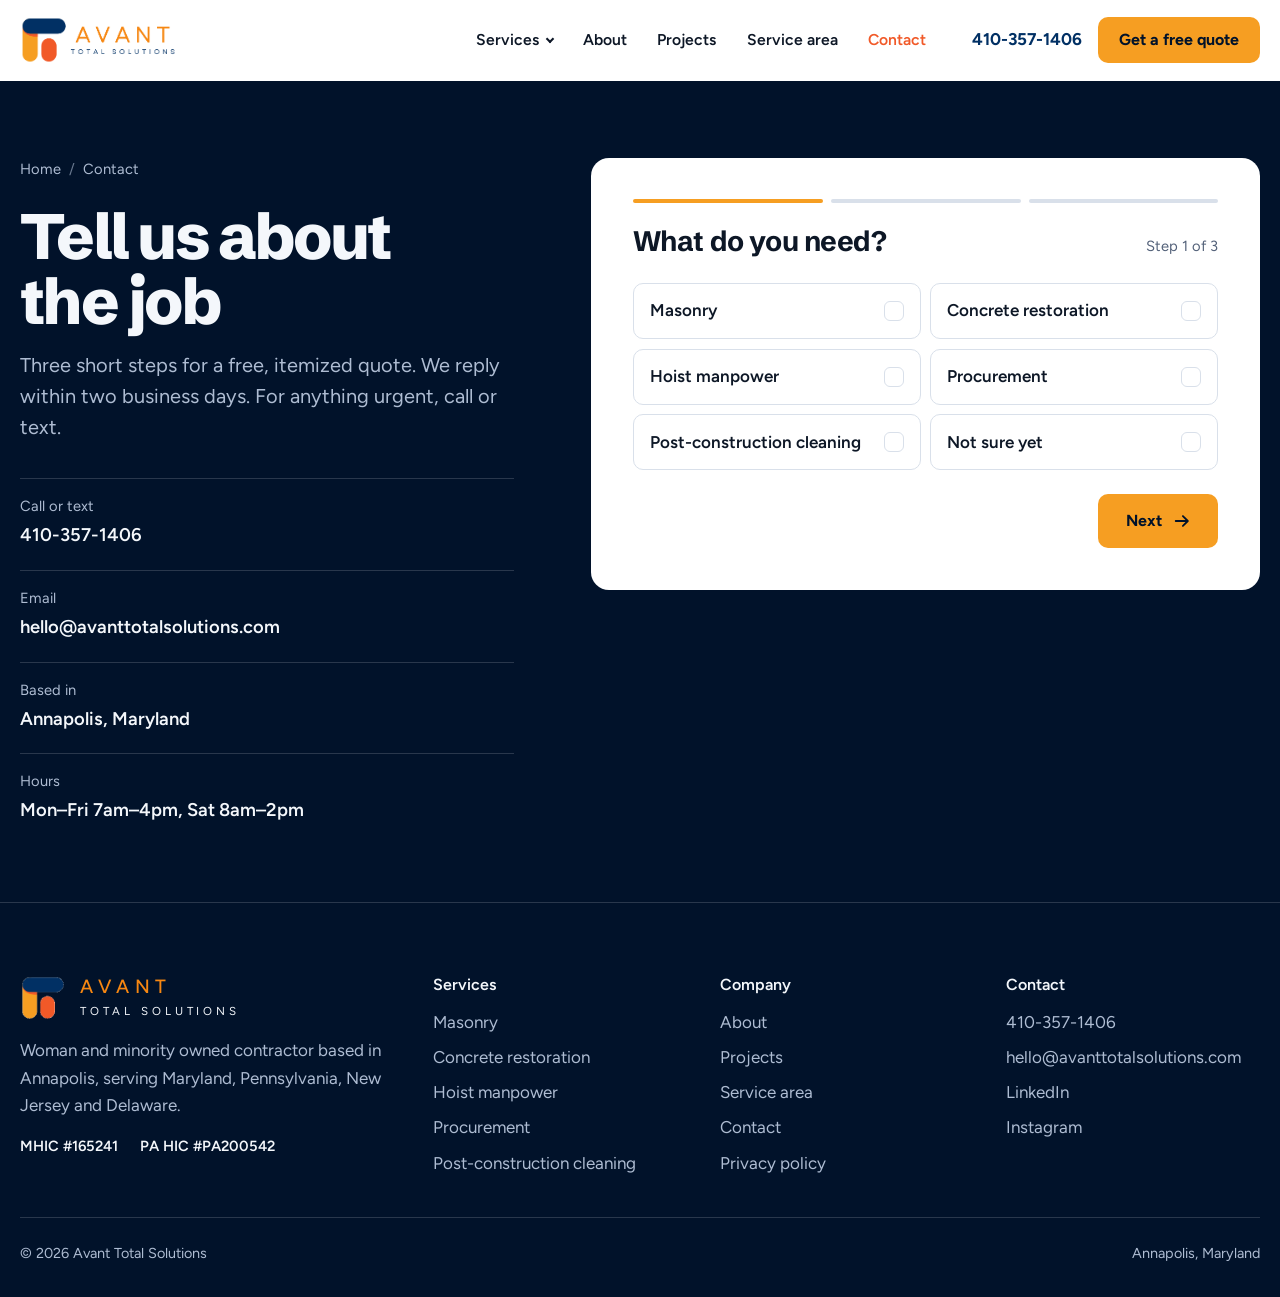
<file: contact.html>
<!doctype html>
<html lang="en">
<head>
<meta charset="utf-8">
<meta name="viewport" content="width=device-width, initial-scale=1, viewport-fit=cover">
<title>Contact and Free Quote | Avant Total Solutions</title>
<meta name="claude:viewport-fit-sides" content="cover">
<meta name="description" content="Request a free, itemized quote from Avant Total Solutions. Call or text 410-357-1406, email hello@avanttotalsolutions.com, or send the three-step quote form.">
<link rel="canonical" href="https://avanttotalsolutions.com/contact">
<meta property="og:type" content="website">
<meta property="og:site_name" content="Avant Total Solutions">
<meta property="og:title" content="Contact and Free Quote | Avant Total Solutions">
<meta property="og:description" content="Request a free, itemized quote from Avant Total Solutions. Call or text 410-357-1406, email hello@avanttotalsolutions.com, or send the three-step quote form.">
<meta property="og:url" content="https://avanttotalsolutions.com/contact">
<meta property="og:image" content="https://avanttotalsolutions.com/assets/photo/wall-after.webp">
<meta name="twitter:card" content="summary_large_image">
<meta name="theme-color" content="#01122a">
<link rel="icon" type="image/png" sizes="32x32" href="assets/img/favicon-32.png">
<link rel="apple-touch-icon" href="assets/img/apple-touch-icon.png">
<link rel="preconnect" href="https://fonts.googleapis.com">
<link rel="preconnect" href="https://fonts.gstatic.com" crossorigin>
<link rel="stylesheet" href="https://fonts.googleapis.com/css2?family=Schibsted+Grotesk:wght@500;600;700;800&family=Figtree:wght@400;500;600;700&display=swap">
<link rel="stylesheet" href="assets/css/site.css">
<script>document.documentElement.classList.add('js');</script>
<script type="application/ld+json">
{
 "@context": "https://schema.org",
 "@graph": [
  {
   "@type": "HomeAndConstructionBusiness",
   "@id": "https://avanttotalsolutions.com/#business",
   "name": "Avant Total Solutions",
   "url": "https://avanttotalsolutions.com/",
   "logo": "https://avanttotalsolutions.com/assets/img/logo-stacked.png",
   "image": "https://avanttotalsolutions.com/assets/photo/wall-after.webp",
   "telephone": "+1-410-357-1406",
   "email": "hello@avanttotalsolutions.com",
   "address": {
    "@type": "PostalAddress",
    "addressLocality": "Annapolis",
    "addressRegion": "MD",
    "addressCountry": "US"
   },
   "areaServed": [
    "Maryland",
    "Pennsylvania",
    "New Jersey",
    "Delaware"
   ],
   "openingHoursSpecification": [
    {
     "@type": "OpeningHoursSpecification",
     "dayOfWeek": [
      "Monday",
      "Tuesday",
      "Wednesday",
      "Thursday",
      "Friday"
     ],
     "opens": "07:00",
     "closes": "16:00"
    },
    {
     "@type": "OpeningHoursSpecification",
     "dayOfWeek": "Saturday",
     "opens": "08:00",
     "closes": "14:00"
    }
   ],
   "sameAs": [
    "https://www.linkedin.com/company/avant-total-solutions/",
    "https://www.instagram.com/at.solutions__"
   ]
  },
  {
   "@type": "BreadcrumbList",
   "itemListElement": [
    {
     "@type": "ListItem",
     "position": 1,
     "name": "Home",
     "item": "https://avanttotalsolutions.com/"
    },
    {
     "@type": "ListItem",
     "position": 2,
     "name": "Contact",
     "item": "https://avanttotalsolutions.com/contact"
    }
   ]
  }
 ]
}
</script>
</head>
<body>
<svg width="0" height="0" style="position:absolute" aria-hidden="true">
  <symbol id="arrow" viewBox="0 0 20 20"><path d="M3 10h13M11 4.5l5.5 5.5-5.5 5.5" fill="none" stroke="currentColor" stroke-width="2" stroke-linecap="round" stroke-linejoin="round"/></symbol>
  <symbol id="left" viewBox="0 0 20 20"><path d="M17 10H4M9 4.5 3.5 10 9 15.5" fill="none" stroke="currentColor" stroke-width="2" stroke-linecap="round" stroke-linejoin="round"/></symbol>
  <symbol id="pause" viewBox="0 0 16 16"><path d="M4 2.5h2.5v11H4zM9.5 2.5H12v11H9.5z" fill="currentColor"/></symbol>
  <symbol id="play" viewBox="0 0 16 16"><path d="M4 2.5l9.5 5.5L4 13.5z" fill="currentColor"/></symbol>
</svg>
<a class="skip" href="#main">Skip to content</a>

<header class="site-header" id="header">
  <div class="wrap">
    <a class="brand" href="./" aria-label="Avant Total Solutions home"><img src="assets/img/logo-horizontal.png" alt="Avant Total Solutions" width="375" height="115"></a>
    <nav class="nav" aria-label="Main">
      <div class="nav-dd" id="nav-dd" data-open="false">
        <button type="button" id="nav-dd-btn" aria-expanded="false" aria-controls="dd-panel">Services</button>
        <div class="dd-panel" id="dd-panel"><a href="masonry.html"><b>Masonry</b><small>Brick, stone, tuckpointing and facades</small></a><a href="concrete-restoration.html"><b>Concrete restoration</b><small>Spall repair, steps, sidewalks and ADA ramps</small></a><a href="hoist-manpower.html"><b>Hoist manpower</b><small>Local 542 trained operators for your hoist</small></a><a href="procurement.html"><b>Procurement</b><small>Materials and rentals, sourced and delivered</small></a><a href="post-construction-cleaning.html"><b>Post-construction cleaning</b><small>Rough, final and touch-up cleans</small></a><a class="all" href="./#services">All services</a></div>
      </div>
      <a href="about.html">About</a>
      <a href="projects.html">Projects</a>
      <a href="service-area.html">Service area</a>
      <a href="contact.html" aria-current="page">Contact</a>
    </nav>
    <div class="header-actions">
      <a class="header-phone" href="tel:+14103571406">410-357-1406</a>
      <a class="btn btn-amber" href="contact.html">Get a free quote</a>
      <button class="menu-btn" id="menu-btn" type="button" aria-expanded="false" aria-controls="mobile-menu" aria-label="Open menu"><span></span><span></span><span></span></button>
    </div>
  </div>
</header>

<div class="mobile-menu dark" id="mobile-menu" aria-hidden="true">
  <div class="wrap">
    <nav aria-label="Mobile">
      <a href="./#services">Services</a>
      <div class="sub"><a href="masonry.html">Masonry</a><a href="concrete-restoration.html">Concrete restoration</a><a href="hoist-manpower.html">Hoist manpower</a><a href="procurement.html">Procurement</a><a href="post-construction-cleaning.html">Post-construction cleaning</a></div>
      <a href="about.html">About</a>
      <a href="projects.html">Projects</a>
      <a href="service-area.html">Service area</a>
      <a href="contact.html">Contact</a>
    </nav>
    <div class="contact-row">
      <a class="btn btn-amber" href="contact.html">Get a free quote</a>
      <a class="btn btn-ghost" href="tel:+14103571406">Call or text 410-357-1406</a>
    </div>
  </div>
</div>

<main id="main">
  <section class="quote dark contact-page" id="quote" aria-labelledby="quote-title">
    <div class="wrap">
      <div>
        <nav class="crumbs" aria-label="Breadcrumb"><a href="./">Home</a><span aria-hidden="true">/</span><span>Contact</span></nav>
        <div class="head" style="margin-top: 1.4rem">
          <h1 id="quote-title">Tell us about the job</h1>
          <p class="lede">Three short steps for a free, itemized quote. We reply within two business days. For anything urgent, call or text.</p>
        </div>
        <div class="contact-list">
          <div><span>Call or text</span><a href="tel:+14103571406">410-357-1406</a></div>
          <div><span>Email</span><a href="mailto:hello@avanttotalsolutions.com">hello@avanttotalsolutions.com</a></div>
          <div><span>Based in</span><strong>Annapolis, Maryland</strong></div>
          <div><span>Hours</span><strong>Mon–Fri 7am–4pm, Sat 8am–2pm</strong></div>
        </div>
      </div>
      <form class="qform" id="qform" novalidate data-endpoint="">
        <div class="progress" aria-hidden="true"><span class="now"></span><span></span><span></span></div>
        <div class="step-title"><h3 id="step-heading">What do you need?</h3><span id="step-count">Step 1 of 3</span></div>

        <fieldset class="fs" data-step="0">
          <legend class="sr-only">Services</legend>
          <div class="picks">
            <label><input type="checkbox" name="service" value="Masonry" id="s-masonry"><span>Masonry</span></label>
            <label><input type="checkbox" name="service" value="Concrete restoration" id="s-concrete"><span>Concrete restoration</span></label>
            <label><input type="checkbox" name="service" value="Hoist manpower" id="s-hoist"><span>Hoist manpower</span></label>
            <label><input type="checkbox" name="service" value="Procurement" id="s-proc"><span>Procurement</span></label>
            <label><input type="checkbox" name="service" value="Post-construction cleaning" id="s-clean"><span>Post-construction cleaning</span></label>
            <label><input type="checkbox" name="service" value="Not sure yet" id="s-unsure"><span>Not sure yet</span></label>
          </div>
          <p class="err" id="err-0" hidden>Pick at least one so we send the right person.</p>
        </fieldset>

        <fieldset class="fs" data-step="1" hidden>
          <legend class="sr-only">About the job</legend>
          <div class="row2">
            <div class="field"><label for="q-zip">Job ZIP code</label><input id="q-zip" name="zip" inputmode="numeric" autocomplete="postal-code" maxlength="10"></div>
            <div class="field"><label for="q-when">When do you need it?</label>
              <select id="q-when" name="timeline"><option value="">Choose one</option><option>As soon as possible</option><option>Within a month</option><option>In 1–3 months</option><option>Just pricing it out</option></select></div>
          </div>
          <div class="field"><label for="q-msg">Describe the work</label><textarea id="q-msg" name="message" placeholder="What needs doing, rough size, anything we should know about the site"></textarea></div>
          <p class="err" id="err-1" hidden>Add a ZIP code or a short description so we can scope it.</p>
        </fieldset>

        <fieldset class="fs" data-step="2" hidden>
          <legend class="sr-only">Contact details</legend>
          <div class="field"><label for="q-name">Name</label><input id="q-name" name="name" autocomplete="name"></div>
          <div class="row2">
            <div class="field"><label for="q-phone">Phone</label><input id="q-phone" name="phone" type="tel" autocomplete="tel"></div>
            <div class="field"><label for="q-email">Email</label><input id="q-email" name="email" type="email" autocomplete="email"></div>
          </div>
          <p class="fine">We use this only to reply about your job.</p>
          <p class="err" id="err-2" hidden>Add your name and a phone number or email so we can reach you.</p>
        </fieldset>

        <div class="done-msg" id="done" hidden>
          <h3>Request received</h3>
          <p id="done-text">We'll reply within two business days. For anything urgent, call or text 410-357-1406.</p>
        </div>

        <div class="form-nav" id="form-nav">
          <button class="btn btn-ghost" type="button" id="back" hidden>Back</button>
          <span class="spacer"></span>
          <button class="btn btn-amber" type="button" id="next">Next <svg class="arrow"><use href="#arrow"/></svg></button>
          <button class="btn btn-amber" type="submit" id="send" hidden>Send request</button>
        </div>
      </form>
    </div>
  </section>
</main>

<footer class="site-footer">
  <div class="wrap">
    <div class="foot-grid">
      <div class="foot-brand">
        <div class="wm"><img src="assets/img/logo-mark.png" alt="" width="116" height="116"><div><b>AVANT</b><small>TOTAL SOLUTIONS</small></div></div>
        <p>Woman and minority owned contractor based in Annapolis, serving Maryland, Pennsylvania, New Jersey and Delaware.</p>
        <div class="licenses"><span>MHIC #165241</span><span>PA HIC #PA200542</span></div>
      </div>
      <div><h4>Services</h4><ul><li><a href="masonry.html">Masonry</a></li><li><a href="concrete-restoration.html">Concrete restoration</a></li><li><a href="hoist-manpower.html">Hoist manpower</a></li><li><a href="procurement.html">Procurement</a></li><li><a href="post-construction-cleaning.html">Post-construction cleaning</a></li></ul></div>
      <div><h4>Company</h4><ul><li><a href="about.html">About</a></li><li><a href="projects.html">Projects</a></li><li><a href="service-area.html">Service area</a></li><li><a href="contact.html">Contact</a></li><li><a href="privacy.html">Privacy policy</a></li></ul></div>
      <div><h4>Contact</h4><ul><li><a href="tel:+14103571406">410-357-1406</a></li><li><a href="mailto:hello@avanttotalsolutions.com">hello@avanttotalsolutions.com</a></li><li><a href="https://www.linkedin.com/company/avant-total-solutions/">LinkedIn</a></li><li><a href="https://www.instagram.com/at.solutions__">Instagram</a></li></ul></div>
    </div>
    <div class="foot-legal"><span>© 2026 Avant Total Solutions</span><span>Annapolis, Maryland</span></div>
  </div>
</footer>

<script src="assets/js/site.js"></script>
</body>
</html>
</file>
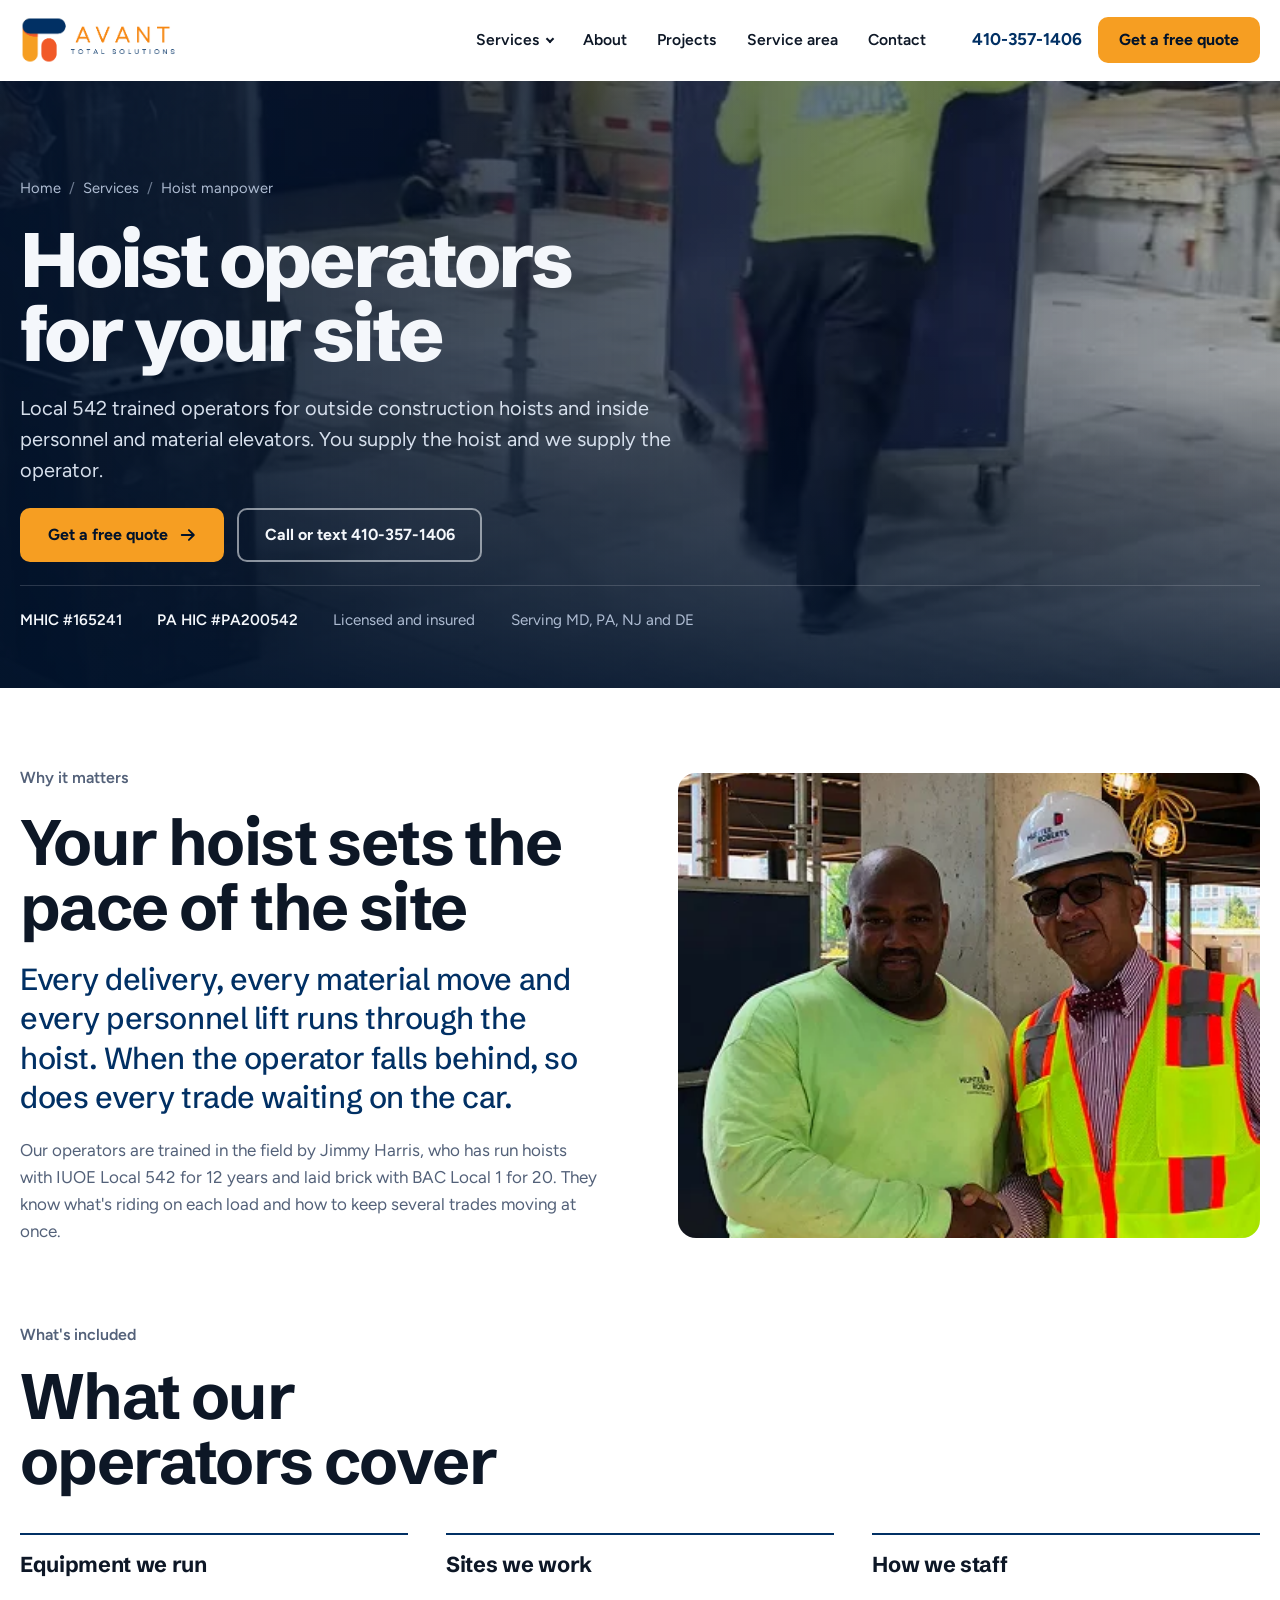
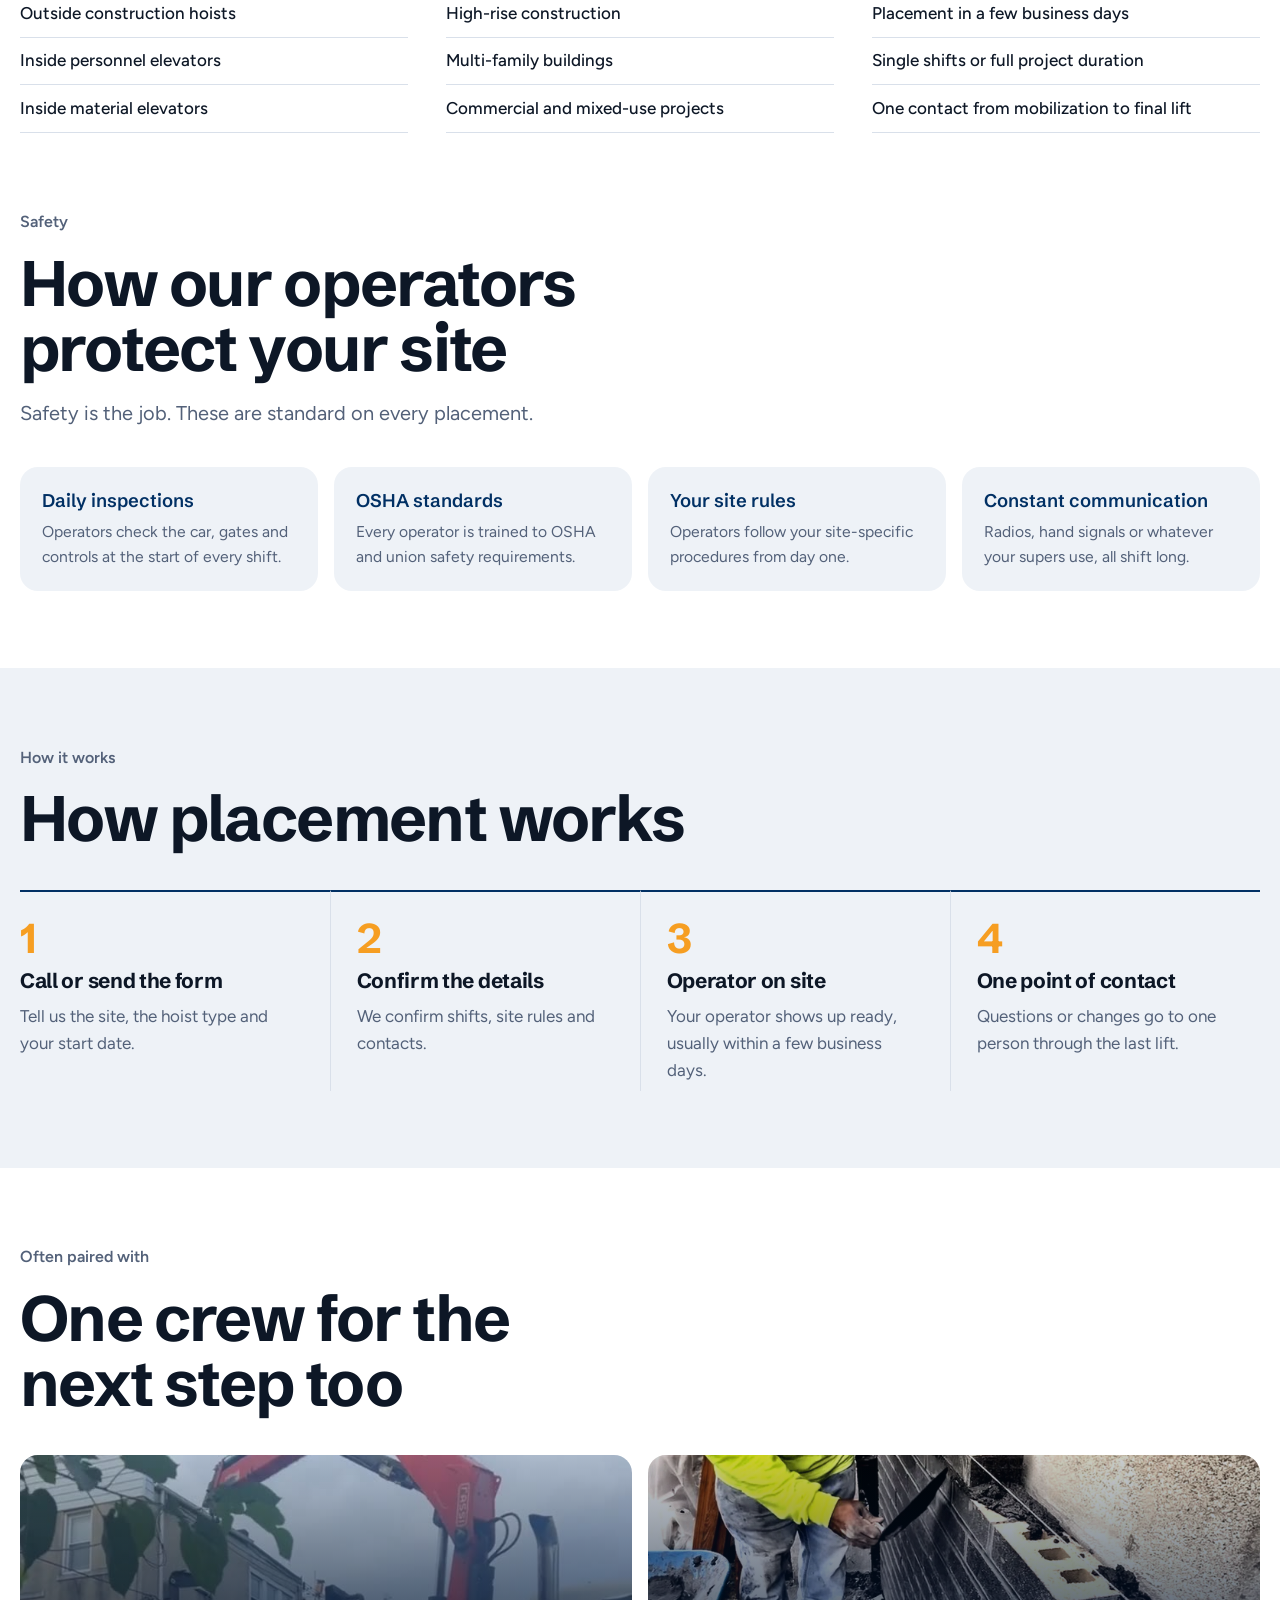
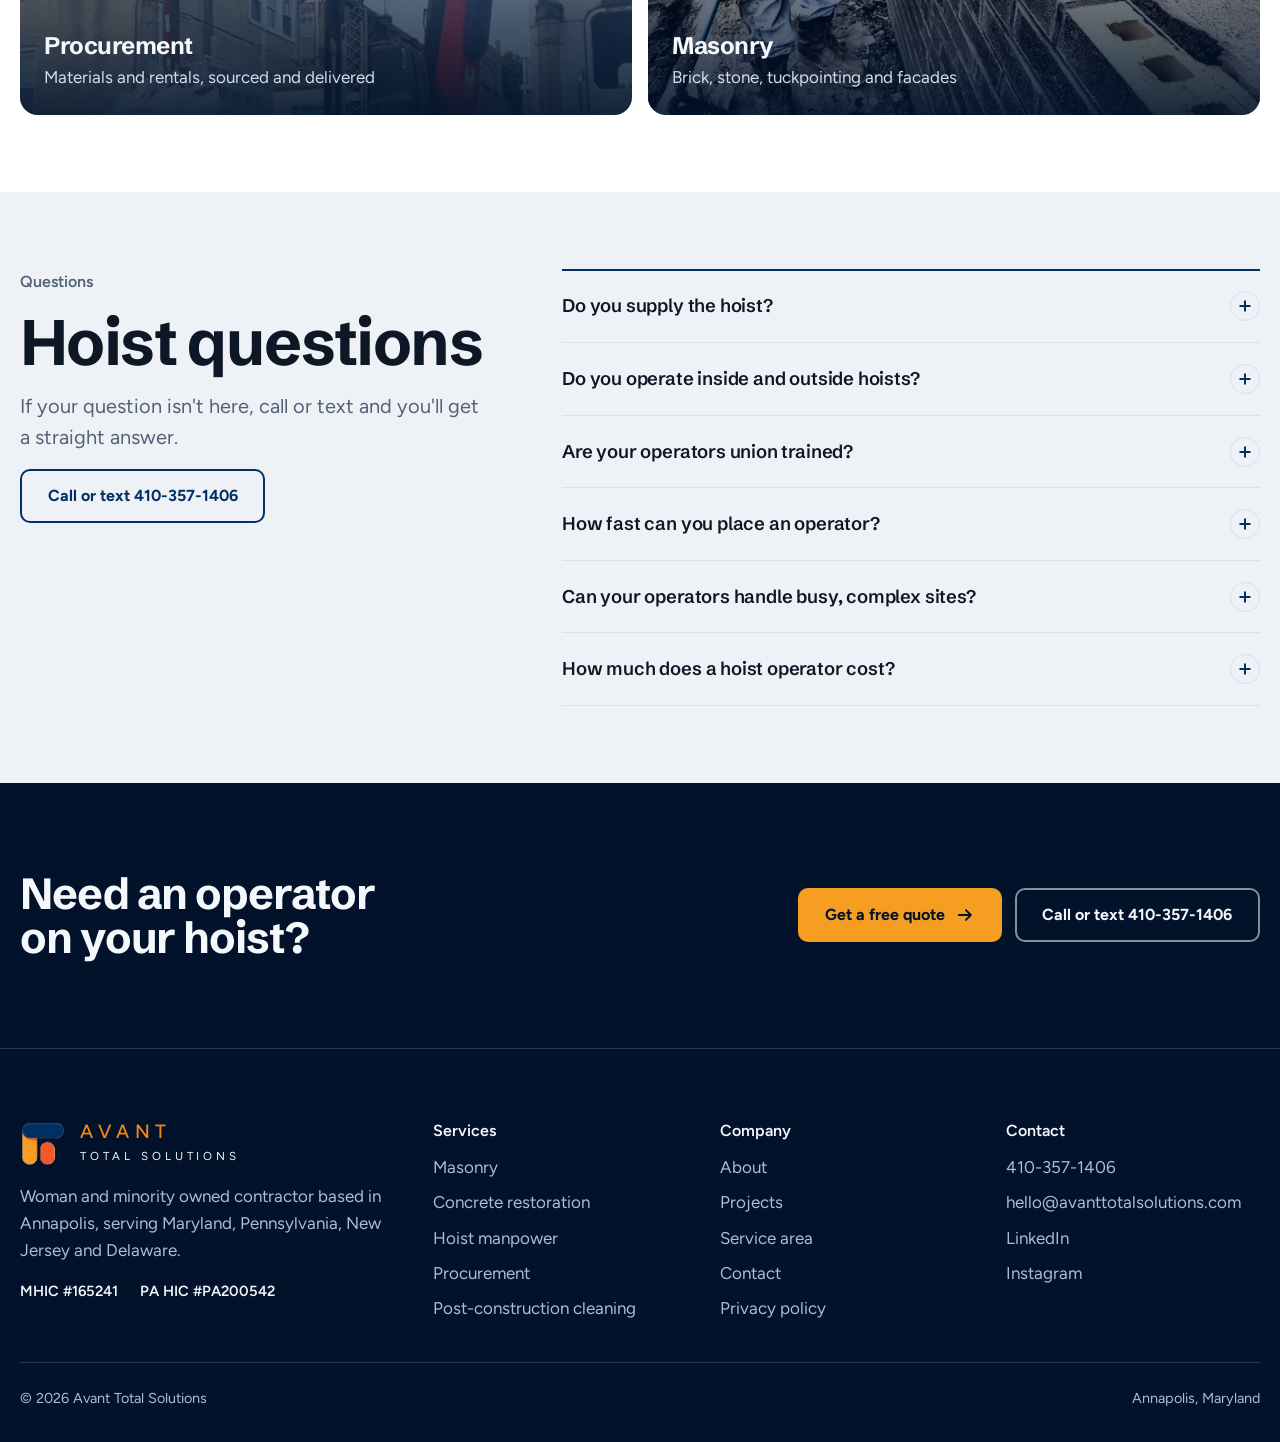
<file: hoist-manpower.html>
<!doctype html>
<html lang="en">
<head>
<meta charset="utf-8">
<meta name="viewport" content="width=device-width, initial-scale=1, viewport-fit=cover">
<title>Hoist Operators, Local 542 Trained | Avant Total Solutions</title>
<meta name="claude:viewport-fit-sides" content="cover">
<meta name="description" content="Local 542 trained hoist operators for outside construction hoists and inside personnel and material elevators across MD, PA, NJ and DE. You supply the hoist, we supply the operator.">
<link rel="canonical" href="https://avanttotalsolutions.com/hoist-manpower">
<meta property="og:type" content="website">
<meta property="og:site_name" content="Avant Total Solutions">
<meta property="og:title" content="Hoist Operators, Local 542 Trained | Avant Total Solutions">
<meta property="og:description" content="Local 542 trained hoist operators for outside construction hoists and inside personnel and material elevators across MD, PA, NJ and DE. You supply the hoist, we supply the operator.">
<meta property="og:url" content="https://avanttotalsolutions.com/hoist-manpower">
<meta property="og:image" content="https://avanttotalsolutions.com/assets/video/hoist.jpg">
<meta name="twitter:card" content="summary_large_image">
<meta name="theme-color" content="#01122a">
<link rel="icon" type="image/png" sizes="32x32" href="assets/img/favicon-32.png">
<link rel="apple-touch-icon" href="assets/img/apple-touch-icon.png">
<link rel="preconnect" href="https://fonts.googleapis.com">
<link rel="preconnect" href="https://fonts.gstatic.com" crossorigin>
<link rel="stylesheet" href="https://fonts.googleapis.com/css2?family=Schibsted+Grotesk:wght@500;600;700;800&family=Figtree:wght@400;500;600;700&display=swap">
<link rel="stylesheet" href="assets/css/site.css">
<script>document.documentElement.classList.add('js');</script>
<script type="application/ld+json">
{
 "@context": "https://schema.org",
 "@graph": [
  {
   "@type": "HomeAndConstructionBusiness",
   "@id": "https://avanttotalsolutions.com/#business",
   "name": "Avant Total Solutions",
   "url": "https://avanttotalsolutions.com/",
   "logo": "https://avanttotalsolutions.com/assets/img/logo-stacked.png",
   "image": "https://avanttotalsolutions.com/assets/photo/wall-after.webp",
   "telephone": "+1-410-357-1406",
   "email": "hello@avanttotalsolutions.com",
   "address": {
    "@type": "PostalAddress",
    "addressLocality": "Annapolis",
    "addressRegion": "MD",
    "addressCountry": "US"
   },
   "areaServed": [
    "Maryland",
    "Pennsylvania",
    "New Jersey",
    "Delaware"
   ],
   "openingHoursSpecification": [
    {
     "@type": "OpeningHoursSpecification",
     "dayOfWeek": [
      "Monday",
      "Tuesday",
      "Wednesday",
      "Thursday",
      "Friday"
     ],
     "opens": "07:00",
     "closes": "16:00"
    },
    {
     "@type": "OpeningHoursSpecification",
     "dayOfWeek": "Saturday",
     "opens": "08:00",
     "closes": "14:00"
    }
   ],
   "sameAs": [
    "https://www.linkedin.com/company/avant-total-solutions/",
    "https://www.instagram.com/at.solutions__"
   ]
  },
  {
   "@type": "Service",
   "@id": "https://avanttotalsolutions.com/hoist-manpower#service",
   "name": "Hoist manpower",
   "description": "Local 542 trained hoist operators for outside construction hoists and inside personnel and material elevators across MD, PA, NJ and DE. You supply the hoist, we supply the operator.",
   "url": "https://avanttotalsolutions.com/hoist-manpower",
   "provider": {
    "@id": "https://avanttotalsolutions.com/#business"
   },
   "areaServed": [
    "Maryland",
    "Pennsylvania",
    "New Jersey",
    "Delaware"
   ]
  },
  {
   "@type": "BreadcrumbList",
   "itemListElement": [
    {
     "@type": "ListItem",
     "position": 1,
     "name": "Home",
     "item": "https://avanttotalsolutions.com/"
    },
    {
     "@type": "ListItem",
     "position": 2,
     "name": "Hoist manpower",
     "item": "https://avanttotalsolutions.com/hoist-manpower"
    }
   ]
  },
  {
   "@type": "FAQPage",
   "mainEntity": [
    {
     "@type": "Question",
     "name": "Do you supply the hoist?",
     "acceptedAnswer": {
      "@type": "Answer",
      "text": "No. We supply trained operators only and you supply the hoist. If you need help finding hoist parts, safety gear or materials, our procurement team can source them."
     }
    },
    {
     "@type": "Question",
     "name": "Do you operate inside and outside hoists?",
     "acceptedAnswer": {
      "@type": "Answer",
      "text": "Yes. Our operators run outside construction hoists along the structure and inside personnel and material elevators in the building core."
     }
    },
    {
     "@type": "Question",
     "name": "Are your operators union trained?",
     "acceptedAnswer": {
      "@type": "Answer",
      "text": "Yes. Every operator is trained to union standards under Jimmy Harris, who holds active IUOE Local 542 certification."
     }
    },
    {
     "@type": "Question",
     "name": "How fast can you place an operator?",
     "acceptedAnswer": {
      "@type": "Answer",
      "text": "In most cases within a few business days, depending on location and schedule. Call early to lock in your start date."
     }
    },
    {
     "@type": "Question",
     "name": "Can your operators handle busy, complex sites?",
     "acceptedAnswer": {
      "@type": "Answer",
      "text": "Yes. Our operators work high-rise and multi-family sites where several trades call for lifts at once, and they coordinate with your supers by radio, hand signals or whatever your site uses."
     }
    },
    {
     "@type": "Question",
     "name": "How much does a hoist operator cost?",
     "acceptedAnswer": {
      "@type": "Answer",
      "text": "Pricing depends on location, schedule, shift length and site requirements. You'll get a clear written rate with no hidden fees."
     }
    }
   ]
  }
 ]
}
</script>
</head>
<body>
<svg width="0" height="0" style="position:absolute" aria-hidden="true">
  <symbol id="arrow" viewBox="0 0 20 20"><path d="M3 10h13M11 4.5l5.5 5.5-5.5 5.5" fill="none" stroke="currentColor" stroke-width="2" stroke-linecap="round" stroke-linejoin="round"/></symbol>
  <symbol id="left" viewBox="0 0 20 20"><path d="M17 10H4M9 4.5 3.5 10 9 15.5" fill="none" stroke="currentColor" stroke-width="2" stroke-linecap="round" stroke-linejoin="round"/></symbol>
  <symbol id="pause" viewBox="0 0 16 16"><path d="M4 2.5h2.5v11H4zM9.5 2.5H12v11H9.5z" fill="currentColor"/></symbol>
  <symbol id="play" viewBox="0 0 16 16"><path d="M4 2.5l9.5 5.5L4 13.5z" fill="currentColor"/></symbol>
</svg>
<a class="skip" href="#main">Skip to content</a>

<header class="site-header" id="header">
  <div class="wrap">
    <a class="brand" href="./" aria-label="Avant Total Solutions home"><img src="assets/img/logo-horizontal.png" alt="Avant Total Solutions" width="375" height="115"></a>
    <nav class="nav" aria-label="Main">
      <div class="nav-dd" id="nav-dd" data-open="false">
        <button type="button" id="nav-dd-btn" aria-expanded="false" aria-controls="dd-panel">Services</button>
        <div class="dd-panel" id="dd-panel"><a href="masonry.html"><b>Masonry</b><small>Brick, stone, tuckpointing and facades</small></a><a href="concrete-restoration.html"><b>Concrete restoration</b><small>Spall repair, steps, sidewalks and ADA ramps</small></a><a href="hoist-manpower.html" aria-current="page"><b>Hoist manpower</b><small>Local 542 trained operators for your hoist</small></a><a href="procurement.html"><b>Procurement</b><small>Materials and rentals, sourced and delivered</small></a><a href="post-construction-cleaning.html"><b>Post-construction cleaning</b><small>Rough, final and touch-up cleans</small></a><a class="all" href="./#services">All services</a></div>
      </div>
      <a href="about.html">About</a>
      <a href="projects.html">Projects</a>
      <a href="service-area.html">Service area</a>
      <a href="contact.html">Contact</a>
    </nav>
    <div class="header-actions">
      <a class="header-phone" href="tel:+14103571406">410-357-1406</a>
      <a class="btn btn-amber" href="contact.html">Get a free quote</a>
      <button class="menu-btn" id="menu-btn" type="button" aria-expanded="false" aria-controls="mobile-menu" aria-label="Open menu"><span></span><span></span><span></span></button>
    </div>
  </div>
</header>

<div class="mobile-menu dark" id="mobile-menu" aria-hidden="true">
  <div class="wrap">
    <nav aria-label="Mobile">
      <a href="./#services">Services</a>
      <div class="sub"><a href="masonry.html">Masonry</a><a href="concrete-restoration.html">Concrete restoration</a><a href="hoist-manpower.html">Hoist manpower</a><a href="procurement.html">Procurement</a><a href="post-construction-cleaning.html">Post-construction cleaning</a></div>
      <a href="about.html">About</a>
      <a href="projects.html">Projects</a>
      <a href="service-area.html">Service area</a>
      <a href="contact.html">Contact</a>
    </nav>
    <div class="contact-row">
      <a class="btn btn-amber" href="contact.html">Get a free quote</a>
      <a class="btn btn-ghost" href="tel:+14103571406">Call or text 410-357-1406</a>
    </div>
  </div>
</div>

<main id="main">
  <section class="page-hero dark" id="top" aria-labelledby="page-title">
    <img class="bgimg" src="assets/video/hoist.jpg" alt="" aria-hidden="true"><video autoplay muted loop playsinline preload="metadata" poster="assets/video/hoist.jpg" aria-hidden="true"><source src="assets/video/hoist.mp4" type="video/mp4"></video>
    <div class="wrap">
      <nav class="crumbs" aria-label="Breadcrumb"><a href="./">Home</a><span aria-hidden="true">/</span><a href="./#services">Services</a><span aria-hidden="true">/</span><span>Hoist manpower</span></nav>
      <h1 id="page-title">Hoist operators for your site</h1>
      <p class="lede">Local 542 trained operators for outside construction hoists and inside personnel and material elevators. You supply the hoist and we supply the operator.</p>
      <div class="hero-actions">
        <a class="btn btn-amber" href="contact.html?service=Hoist+manpower">Get a free quote <svg class="arrow"><use href="#arrow"/></svg></a>
        <a class="btn btn-ghost" href="tel:+14103571406">Call or text 410-357-1406</a>
      </div>
      <div class="hero-foot"><span><b>MHIC #165241</b></span><span><b>PA HIC #PA200542</b></span><span>Licensed and insured</span><span>Serving MD, PA, NJ and DE</span></div>
    </div>
  </section>
  <section class="sp" aria-labelledby="intro-title">
    <div class="wrap split">
      <div class="copy"><span class="label">Why it matters</span><h2 id="intro-title">Your hoist sets the pace of the site</h2><p class="big">Every delivery, every material move and every personnel lift runs through the hoist. When the operator falls behind, so does every trade waiting on the car.</p><p>Our operators are trained in the field by Jimmy Harris, who has run hoists with IUOE Local 542 for 12 years and laid brick with BAC Local 1 for 20. They know what's riding on each load and how to keep several trades moving at once.</p></div>
      <figure><img src="assets/photo/crew-handshake.webp" alt="Jimmy Harris on site at 12th and Spring Garden in Philadelphia" loading="lazy"></figure>
    </div>
  </section>
  <section class="sp" aria-labelledby="scope-title">
    <div class="wrap">
      <div class="sp-head"><span class="label">What's included</span><h2 id="scope-title">What our operators cover</h2></div>
      <div class="scope-groups"><section><h3>Equipment we run</h3><ul><li>Outside construction hoists</li><li>Inside personnel elevators</li><li>Inside material elevators</li></ul></section><section><h3>Sites we work</h3><ul><li>High-rise construction</li><li>Multi-family buildings</li><li>Commercial and mixed-use projects</li></ul></section><section><h3>How we staff</h3><ul><li>Placement in a few business days</li><li>Single shifts or full project duration</li><li>One contact from mobilization to final lift</li></ul></section></div>
    </div>
  </section>
  <section class="sp" aria-labelledby="signs-title">
    <div class="wrap">
      <div class="sp-head"><span class="label">Safety</span><h2 id="signs-title">How our operators protect your site</h2><p class="lede">Safety is the job. These are standard on every placement.</p></div>
      <ul class="signs four"><li><b>Daily inspections</b><span>Operators check the car, gates and controls at the start of every shift.</span></li><li><b>OSHA standards</b><span>Every operator is trained to OSHA and union safety requirements.</span></li><li><b>Your site rules</b><span>Operators follow your site-specific procedures from day one.</span></li><li><b>Constant communication</b><span>Radios, hand signals or whatever your supers use, all shift long.</span></li></ul>
    </div>
  </section>
  <section class="process" aria-labelledby="process-title">
    <div class="wrap">
      <div class="head"><span class="label">How it works</span><h2 id="process-title">How placement works</h2></div>
      <ol class="steps"><li><h3>Call or send the form</h3><p>Tell us the site, the hoist type and your start date.</p></li><li><h3>Confirm the details</h3><p>We confirm shifts, site rules and contacts.</p></li><li><h3>Operator on site</h3><p>Your operator shows up ready, usually within a few business days.</p></li><li><h3>One point of contact</h3><p>Questions or changes go to one person through the last lift.</p></li></ol>
    </div>
  </section>
  <section class="sp" aria-labelledby="related-title">
    <div class="wrap">
      <div class="sp-head"><span class="label">Often paired with</span><h2 id="related-title">One crew for the next step too</h2></div>
      <div class="related"><a href="procurement.html"><img src="assets/video/delivery.jpg" alt="" loading="lazy"><b>Procurement</b><span>Materials and rentals, sourced and delivered</span></a><a href="masonry.html"><img src="assets/photo/veneer-closeup.webp" alt="" loading="lazy"><b>Masonry</b><span>Brick, stone, tuckpointing and facades</span></a></div>
    </div>
  </section>
  <section class="faq-sec mist-bg" aria-labelledby="faq-title" style="background: var(--mist)">
    <div class="wrap">
      <div class="head">
        <span class="label">Questions</span>
        <h2 id="faq-title">Hoist questions</h2>
        <p class="lede">If your question isn't here, call or text and you'll get a straight answer.</p>
        <div><a class="btn btn-ghost" href="tel:+14103571406">Call or text 410-357-1406</a></div>
      </div>
      <div class="faq"><details><summary>Do you supply the hoist?<span class="pl" aria-hidden="true"></span></summary><p class="ans">No. We supply trained operators only and you supply the hoist. If you need help finding hoist parts, safety gear or materials, our procurement team can source them.</p></details><details><summary>Do you operate inside and outside hoists?<span class="pl" aria-hidden="true"></span></summary><p class="ans">Yes. Our operators run outside construction hoists along the structure and inside personnel and material elevators in the building core.</p></details><details><summary>Are your operators union trained?<span class="pl" aria-hidden="true"></span></summary><p class="ans">Yes. Every operator is trained to union standards under Jimmy Harris, who holds active IUOE Local 542 certification.</p></details><details><summary>How fast can you place an operator?<span class="pl" aria-hidden="true"></span></summary><p class="ans">In most cases within a few business days, depending on location and schedule. Call early to lock in your start date.</p></details><details><summary>Can your operators handle busy, complex sites?<span class="pl" aria-hidden="true"></span></summary><p class="ans">Yes. Our operators work high-rise and multi-family sites where several trades call for lifts at once, and they coordinate with your supers by radio, hand signals or whatever your site uses.</p></details><details><summary>How much does a hoist operator cost?<span class="pl" aria-hidden="true"></span></summary><p class="ans">Pricing depends on location, schedule, shift length and site requirements. You'll get a clear written rate with no hidden fees.</p></details></div>
    </div>
  </section>
  <section class="cta-band dark" aria-label="Request a quote">
    <div class="wrap">
      <h2>Need an operator on your hoist?</h2>
      <div class="acts">
        <a class="btn btn-amber" href="contact.html?service=Hoist+manpower">Get a free quote <svg class="arrow"><use href="#arrow"/></svg></a>
        <a class="btn btn-ghost" href="tel:+14103571406">Call or text 410-357-1406</a>
      </div>
    </div>
  </section>
</main>

<footer class="site-footer">
  <div class="wrap">
    <div class="foot-grid">
      <div class="foot-brand">
        <div class="wm"><img src="assets/img/logo-mark.png" alt="" width="116" height="116"><div><b>AVANT</b><small>TOTAL SOLUTIONS</small></div></div>
        <p>Woman and minority owned contractor based in Annapolis, serving Maryland, Pennsylvania, New Jersey and Delaware.</p>
        <div class="licenses"><span>MHIC #165241</span><span>PA HIC #PA200542</span></div>
      </div>
      <div><h4>Services</h4><ul><li><a href="masonry.html">Masonry</a></li><li><a href="concrete-restoration.html">Concrete restoration</a></li><li><a href="hoist-manpower.html">Hoist manpower</a></li><li><a href="procurement.html">Procurement</a></li><li><a href="post-construction-cleaning.html">Post-construction cleaning</a></li></ul></div>
      <div><h4>Company</h4><ul><li><a href="about.html">About</a></li><li><a href="projects.html">Projects</a></li><li><a href="service-area.html">Service area</a></li><li><a href="contact.html">Contact</a></li><li><a href="privacy.html">Privacy policy</a></li></ul></div>
      <div><h4>Contact</h4><ul><li><a href="tel:+14103571406">410-357-1406</a></li><li><a href="mailto:hello@avanttotalsolutions.com">hello@avanttotalsolutions.com</a></li><li><a href="https://www.linkedin.com/company/avant-total-solutions/">LinkedIn</a></li><li><a href="https://www.instagram.com/at.solutions__">Instagram</a></li></ul></div>
    </div>
    <div class="foot-legal"><span>© 2026 Avant Total Solutions</span><span>Annapolis, Maryland</span></div>
  </div>
</footer>

<script src="assets/js/site.js"></script>
</body>
</html>
</file>
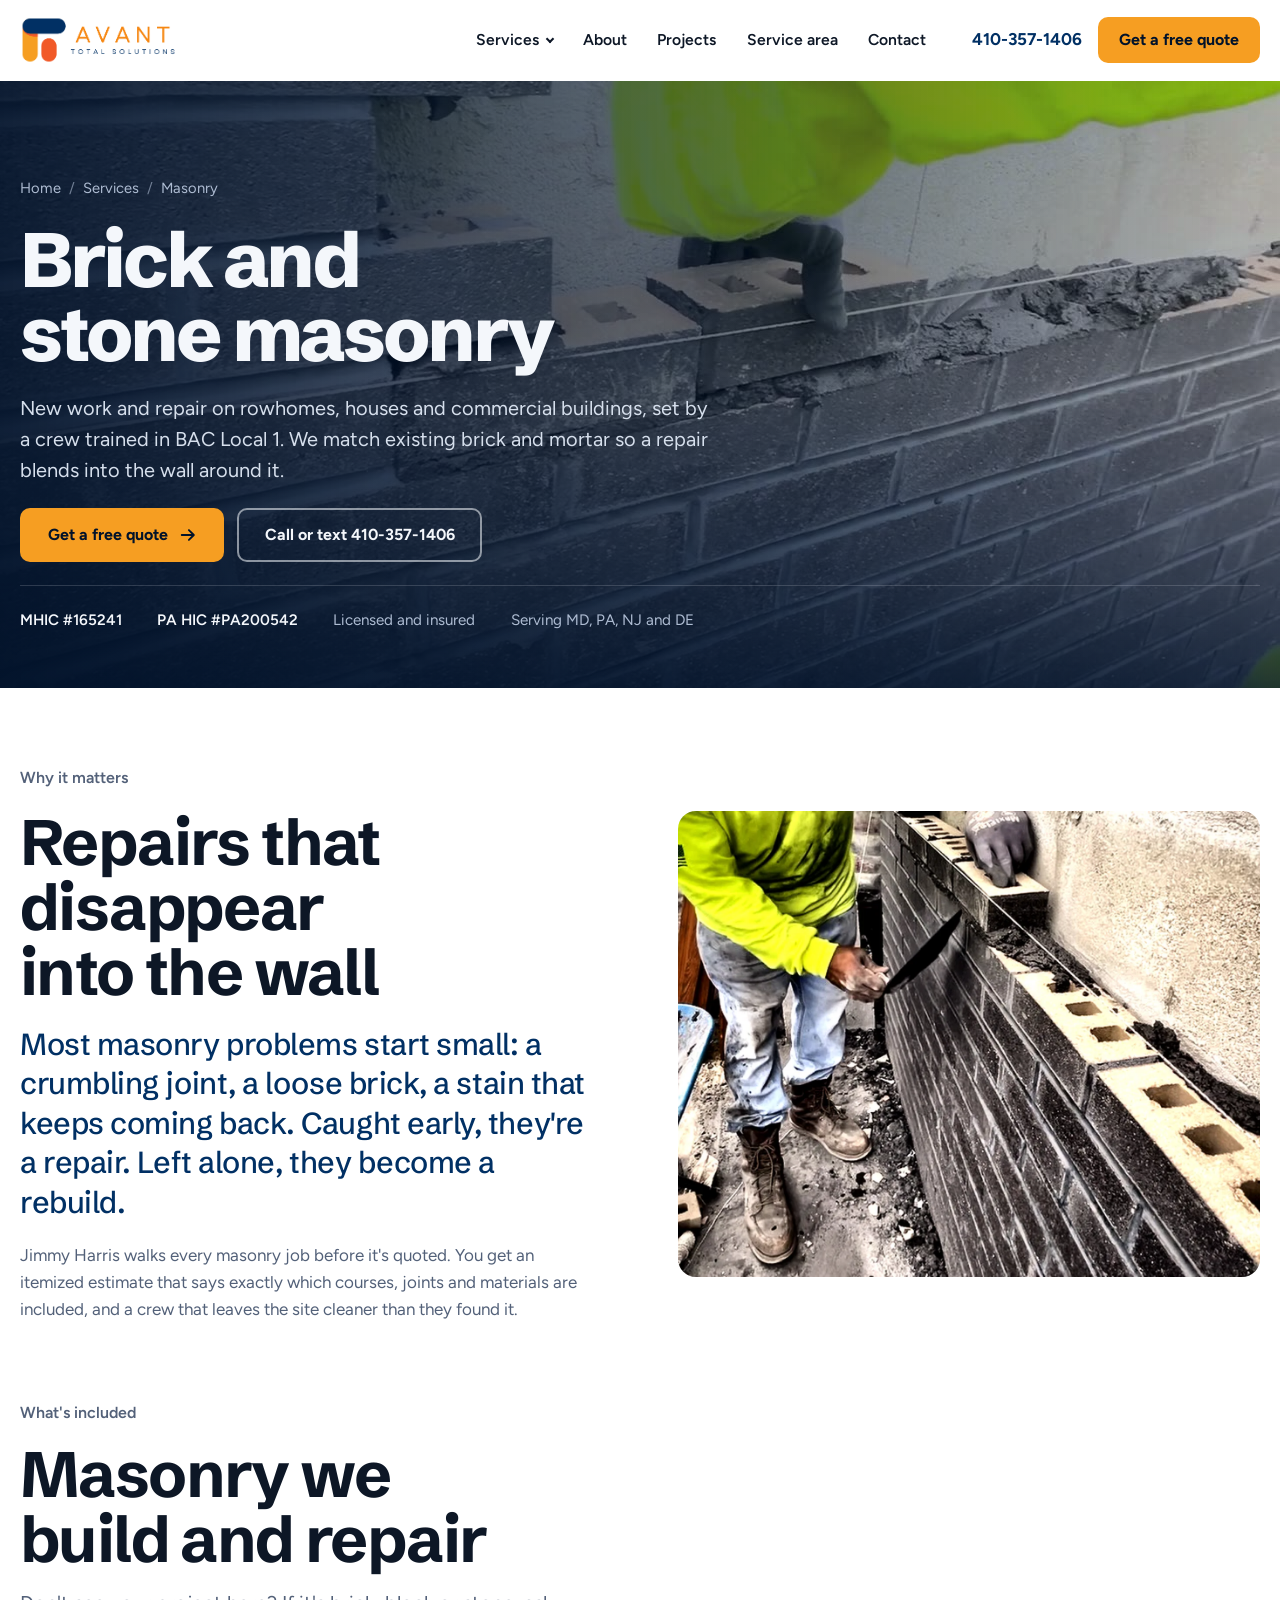
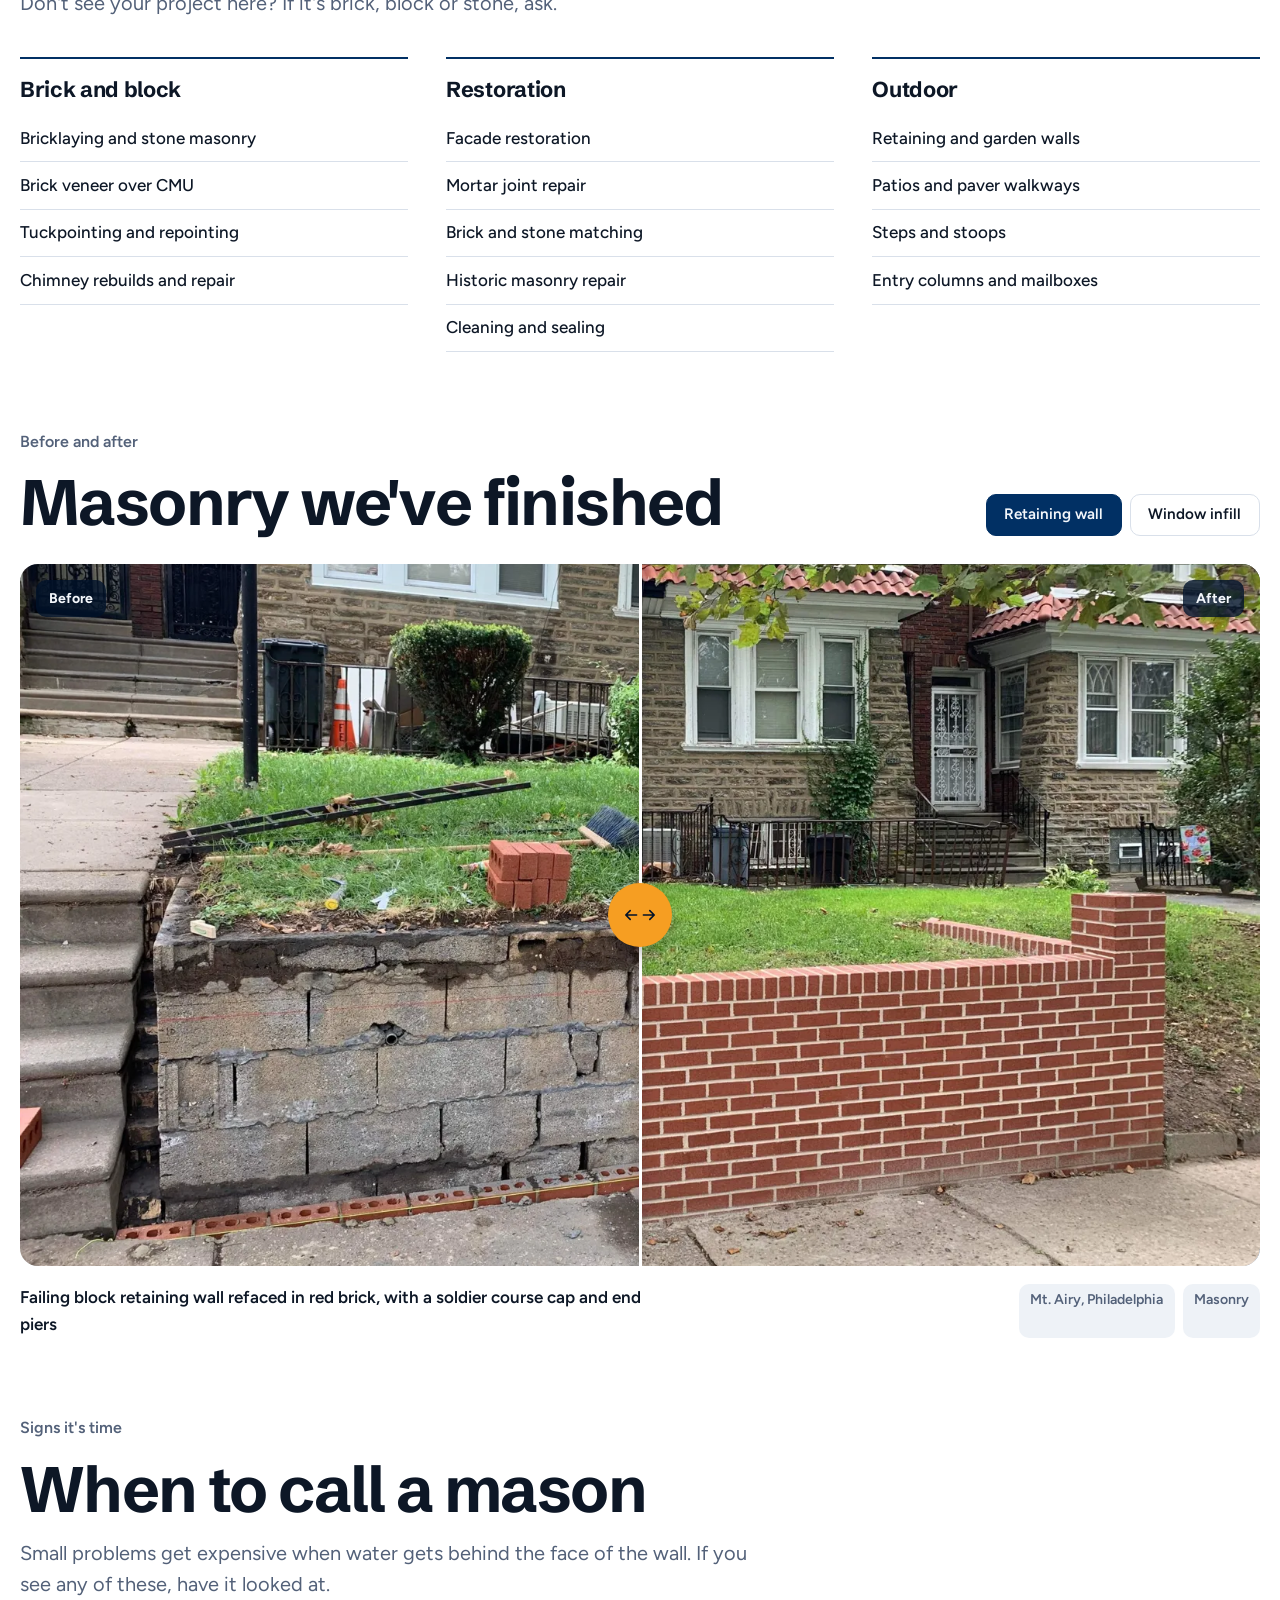
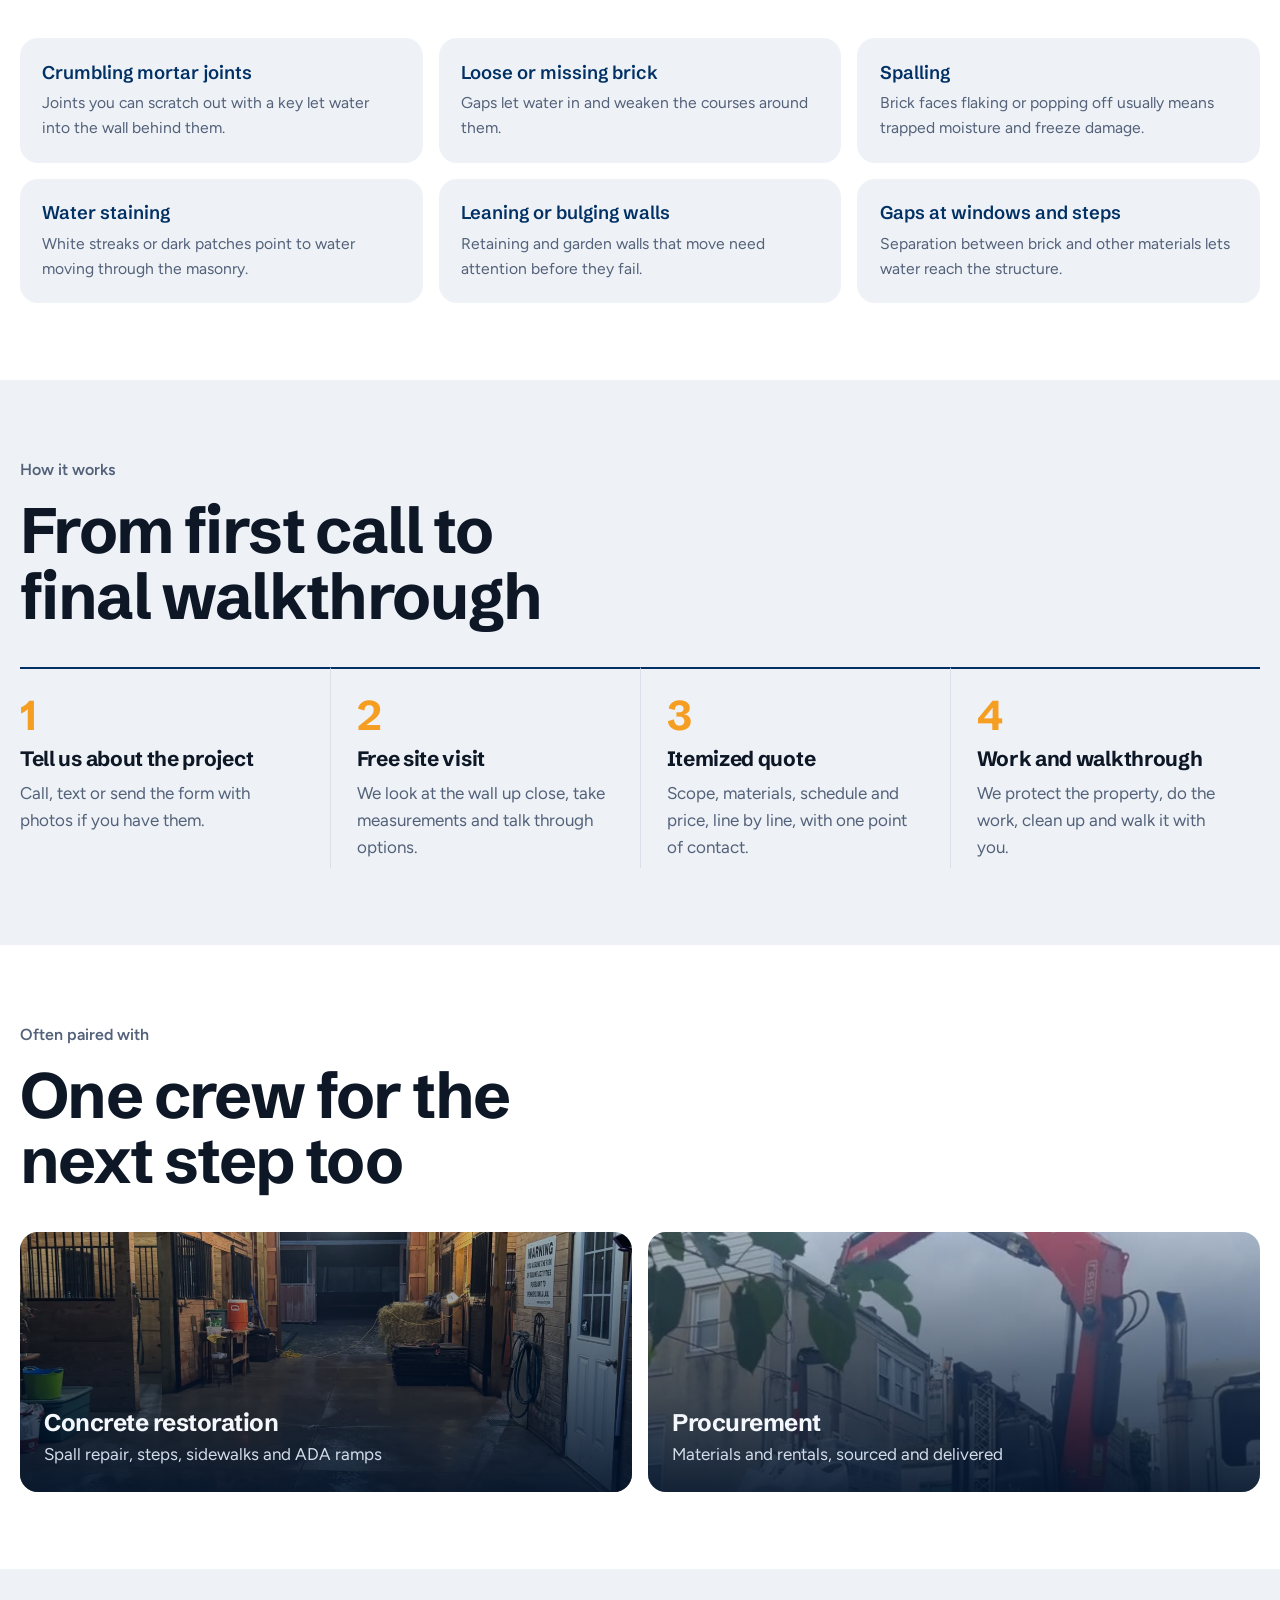
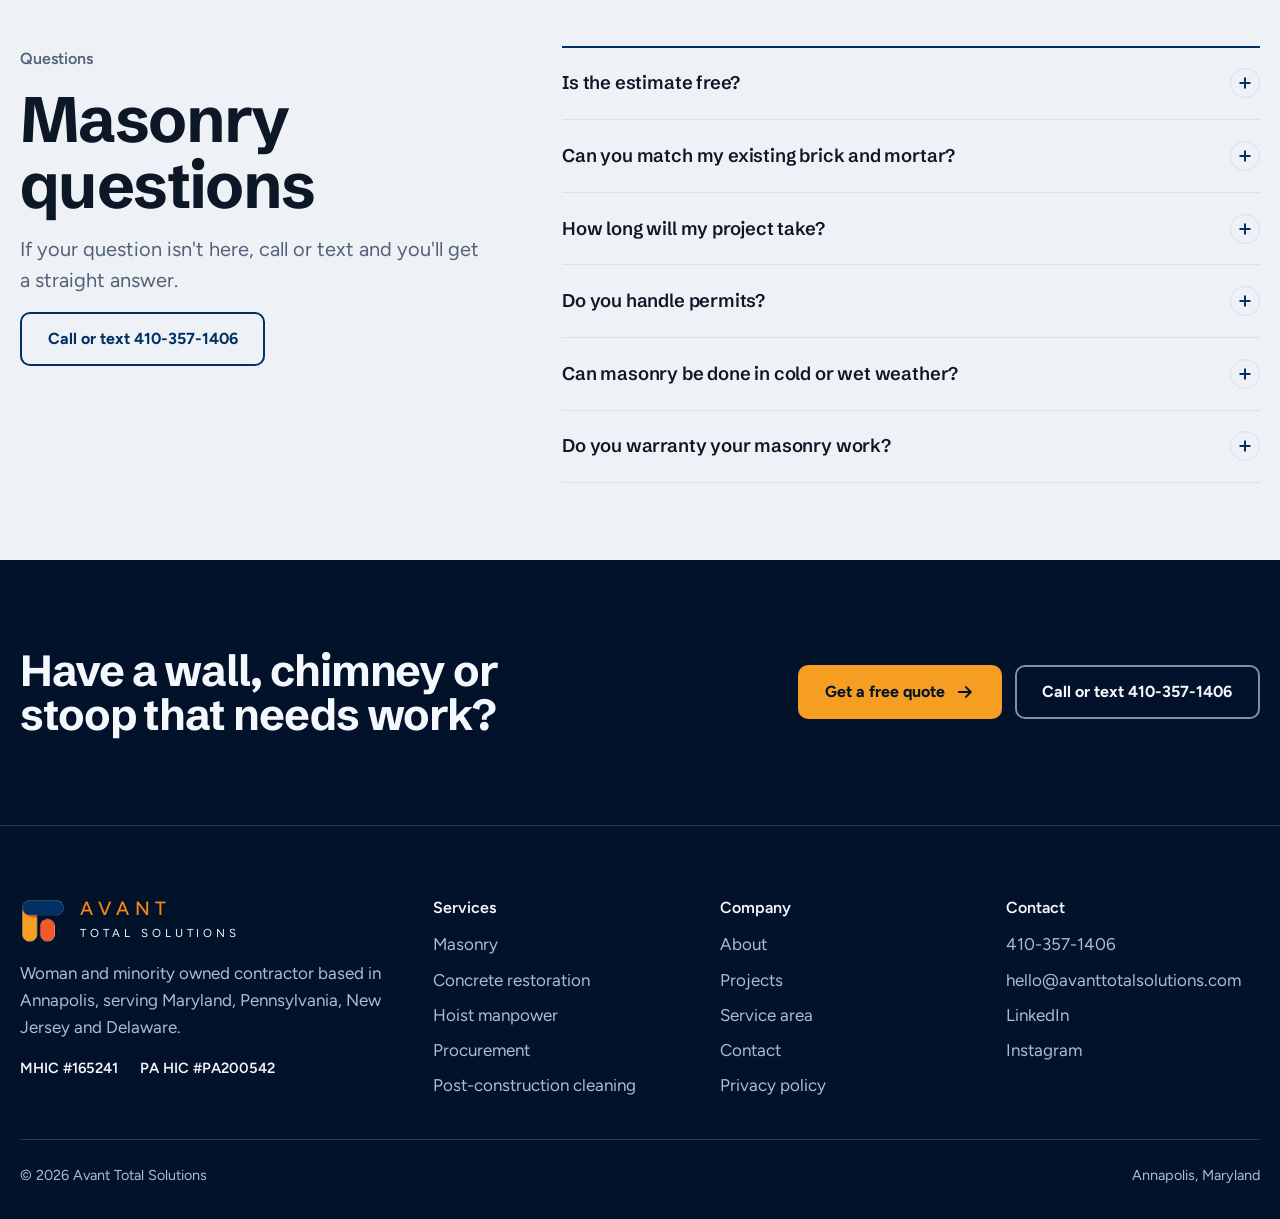
<file: masonry.html>
<!doctype html>
<html lang="en">
<head>
<meta charset="utf-8">
<meta name="viewport" content="width=device-width, initial-scale=1, viewport-fit=cover">
<title>Masonry, Tuckpointing and Brick Repair | Avant Total Solutions</title>
<meta name="claude:viewport-fit-sides" content="cover">
<meta name="description" content="Brick and stone repair, tuckpointing, facade restoration, retaining walls and new masonry by a Local 1 trained crew. Serving MD, PA, NJ and DE. Free itemized quotes.">
<link rel="canonical" href="https://avanttotalsolutions.com/masonry">
<meta property="og:type" content="website">
<meta property="og:site_name" content="Avant Total Solutions">
<meta property="og:title" content="Masonry, Tuckpointing and Brick Repair | Avant Total Solutions">
<meta property="og:description" content="Brick and stone repair, tuckpointing, facade restoration, retaining walls and new masonry by a Local 1 trained crew. Serving MD, PA, NJ and DE. Free itemized quotes.">
<meta property="og:url" content="https://avanttotalsolutions.com/masonry">
<meta property="og:image" content="https://avanttotalsolutions.com/assets/video/masonry.jpg">
<meta name="twitter:card" content="summary_large_image">
<meta name="theme-color" content="#01122a">
<link rel="icon" type="image/png" sizes="32x32" href="assets/img/favicon-32.png">
<link rel="apple-touch-icon" href="assets/img/apple-touch-icon.png">
<link rel="preconnect" href="https://fonts.googleapis.com">
<link rel="preconnect" href="https://fonts.gstatic.com" crossorigin>
<link rel="stylesheet" href="https://fonts.googleapis.com/css2?family=Schibsted+Grotesk:wght@500;600;700;800&family=Figtree:wght@400;500;600;700&display=swap">
<link rel="stylesheet" href="assets/css/site.css">
<script>document.documentElement.classList.add('js');</script>
<script type="application/ld+json">
{
 "@context": "https://schema.org",
 "@graph": [
  {
   "@type": "HomeAndConstructionBusiness",
   "@id": "https://avanttotalsolutions.com/#business",
   "name": "Avant Total Solutions",
   "url": "https://avanttotalsolutions.com/",
   "logo": "https://avanttotalsolutions.com/assets/img/logo-stacked.png",
   "image": "https://avanttotalsolutions.com/assets/photo/wall-after.webp",
   "telephone": "+1-410-357-1406",
   "email": "hello@avanttotalsolutions.com",
   "address": {
    "@type": "PostalAddress",
    "addressLocality": "Annapolis",
    "addressRegion": "MD",
    "addressCountry": "US"
   },
   "areaServed": [
    "Maryland",
    "Pennsylvania",
    "New Jersey",
    "Delaware"
   ],
   "openingHoursSpecification": [
    {
     "@type": "OpeningHoursSpecification",
     "dayOfWeek": [
      "Monday",
      "Tuesday",
      "Wednesday",
      "Thursday",
      "Friday"
     ],
     "opens": "07:00",
     "closes": "16:00"
    },
    {
     "@type": "OpeningHoursSpecification",
     "dayOfWeek": "Saturday",
     "opens": "08:00",
     "closes": "14:00"
    }
   ],
   "sameAs": [
    "https://www.linkedin.com/company/avant-total-solutions/",
    "https://www.instagram.com/at.solutions__"
   ]
  },
  {
   "@type": "Service",
   "@id": "https://avanttotalsolutions.com/masonry#service",
   "name": "Masonry",
   "description": "Brick and stone repair, tuckpointing, facade restoration, retaining walls and new masonry by a Local 1 trained crew. Serving MD, PA, NJ and DE. Free itemized quotes.",
   "url": "https://avanttotalsolutions.com/masonry",
   "provider": {
    "@id": "https://avanttotalsolutions.com/#business"
   },
   "areaServed": [
    "Maryland",
    "Pennsylvania",
    "New Jersey",
    "Delaware"
   ]
  },
  {
   "@type": "BreadcrumbList",
   "itemListElement": [
    {
     "@type": "ListItem",
     "position": 1,
     "name": "Home",
     "item": "https://avanttotalsolutions.com/"
    },
    {
     "@type": "ListItem",
     "position": 2,
     "name": "Masonry",
     "item": "https://avanttotalsolutions.com/masonry"
    }
   ]
  },
  {
   "@type": "FAQPage",
   "mainEntity": [
    {
     "@type": "Question",
     "name": "Is the estimate free?",
     "acceptedAnswer": {
      "@type": "Answer",
      "text": "Yes. We visit the property, look at the wall up close, take measurements and send an itemized quote with no obligation."
     }
    },
    {
     "@type": "Question",
     "name": "Can you match my existing brick and mortar?",
     "acceptedAnswer": {
      "@type": "Answer",
      "text": "Usually, yes. Our suppliers carry hard-to-find brick and stone, including matches for older rowhomes, and we mix mortar to match the color and joint profile of the wall around the repair."
     }
    },
    {
     "@type": "Question",
     "name": "How long will my project take?",
     "acceptedAnswer": {
      "@type": "Answer",
      "text": "It depends on size, access and weather. Your quote includes an estimated schedule, and you'll hear from us if weather moves a date."
     }
    },
    {
     "@type": "Question",
     "name": "Do you handle permits?",
     "acceptedAnswer": {
      "@type": "Answer",
      "text": "When a permit is required, we help you through the process and make sure the work meets local code."
     }
    },
    {
     "@type": "Question",
     "name": "Can masonry be done in cold or wet weather?",
     "acceptedAnswer": {
      "@type": "Answer",
      "text": "Mortar needs the right temperature and moisture to cure properly. If freezing temperatures or heavy rain would compromise the work, we reschedule and tell you right away."
     }
    },
    {
     "@type": "Question",
     "name": "Do you warranty your masonry work?",
     "acceptedAnswer": {
      "@type": "Answer",
      "text": "Yes. Masonry projects carry a workmanship warranty. If an issue with our work comes up during the warranty period, we come back and fix it at no cost to you."
     }
    }
   ]
  }
 ]
}
</script>
</head>
<body>
<svg width="0" height="0" style="position:absolute" aria-hidden="true">
  <symbol id="arrow" viewBox="0 0 20 20"><path d="M3 10h13M11 4.5l5.5 5.5-5.5 5.5" fill="none" stroke="currentColor" stroke-width="2" stroke-linecap="round" stroke-linejoin="round"/></symbol>
  <symbol id="left" viewBox="0 0 20 20"><path d="M17 10H4M9 4.5 3.5 10 9 15.5" fill="none" stroke="currentColor" stroke-width="2" stroke-linecap="round" stroke-linejoin="round"/></symbol>
  <symbol id="pause" viewBox="0 0 16 16"><path d="M4 2.5h2.5v11H4zM9.5 2.5H12v11H9.5z" fill="currentColor"/></symbol>
  <symbol id="play" viewBox="0 0 16 16"><path d="M4 2.5l9.5 5.5L4 13.5z" fill="currentColor"/></symbol>
</svg>
<a class="skip" href="#main">Skip to content</a>

<header class="site-header" id="header">
  <div class="wrap">
    <a class="brand" href="./" aria-label="Avant Total Solutions home"><img src="assets/img/logo-horizontal.png" alt="Avant Total Solutions" width="375" height="115"></a>
    <nav class="nav" aria-label="Main">
      <div class="nav-dd" id="nav-dd" data-open="false">
        <button type="button" id="nav-dd-btn" aria-expanded="false" aria-controls="dd-panel">Services</button>
        <div class="dd-panel" id="dd-panel"><a href="masonry.html" aria-current="page"><b>Masonry</b><small>Brick, stone, tuckpointing and facades</small></a><a href="concrete-restoration.html"><b>Concrete restoration</b><small>Spall repair, steps, sidewalks and ADA ramps</small></a><a href="hoist-manpower.html"><b>Hoist manpower</b><small>Local 542 trained operators for your hoist</small></a><a href="procurement.html"><b>Procurement</b><small>Materials and rentals, sourced and delivered</small></a><a href="post-construction-cleaning.html"><b>Post-construction cleaning</b><small>Rough, final and touch-up cleans</small></a><a class="all" href="./#services">All services</a></div>
      </div>
      <a href="about.html">About</a>
      <a href="projects.html">Projects</a>
      <a href="service-area.html">Service area</a>
      <a href="contact.html">Contact</a>
    </nav>
    <div class="header-actions">
      <a class="header-phone" href="tel:+14103571406">410-357-1406</a>
      <a class="btn btn-amber" href="contact.html">Get a free quote</a>
      <button class="menu-btn" id="menu-btn" type="button" aria-expanded="false" aria-controls="mobile-menu" aria-label="Open menu"><span></span><span></span><span></span></button>
    </div>
  </div>
</header>

<div class="mobile-menu dark" id="mobile-menu" aria-hidden="true">
  <div class="wrap">
    <nav aria-label="Mobile">
      <a href="./#services">Services</a>
      <div class="sub"><a href="masonry.html">Masonry</a><a href="concrete-restoration.html">Concrete restoration</a><a href="hoist-manpower.html">Hoist manpower</a><a href="procurement.html">Procurement</a><a href="post-construction-cleaning.html">Post-construction cleaning</a></div>
      <a href="about.html">About</a>
      <a href="projects.html">Projects</a>
      <a href="service-area.html">Service area</a>
      <a href="contact.html">Contact</a>
    </nav>
    <div class="contact-row">
      <a class="btn btn-amber" href="contact.html">Get a free quote</a>
      <a class="btn btn-ghost" href="tel:+14103571406">Call or text 410-357-1406</a>
    </div>
  </div>
</div>

<main id="main">
  <section class="page-hero dark" id="top" aria-labelledby="page-title">
    <img class="bgimg" src="assets/video/masonry.jpg" alt="" aria-hidden="true"><video autoplay muted loop playsinline preload="metadata" poster="assets/video/masonry.jpg" aria-hidden="true"><source src="assets/video/masonry.mp4" type="video/mp4"></video>
    <div class="wrap">
      <nav class="crumbs" aria-label="Breadcrumb"><a href="./">Home</a><span aria-hidden="true">/</span><a href="./#services">Services</a><span aria-hidden="true">/</span><span>Masonry</span></nav>
      <h1 id="page-title">Brick and stone masonry</h1>
      <p class="lede">New work and repair on rowhomes, houses and commercial buildings, set by a crew trained in BAC Local 1. We match existing brick and mortar so a repair blends into the wall around it.</p>
      <div class="hero-actions">
        <a class="btn btn-amber" href="contact.html?service=Masonry">Get a free quote <svg class="arrow"><use href="#arrow"/></svg></a>
        <a class="btn btn-ghost" href="tel:+14103571406">Call or text 410-357-1406</a>
      </div>
      <div class="hero-foot"><span><b>MHIC #165241</b></span><span><b>PA HIC #PA200542</b></span><span>Licensed and insured</span><span>Serving MD, PA, NJ and DE</span></div>
    </div>
  </section>
  <section class="sp" aria-labelledby="intro-title">
    <div class="wrap split">
      <div class="copy"><span class="label">Why it matters</span><h2 id="intro-title">Repairs that disappear into the wall</h2><p class="big">Most masonry problems start small: a crumbling joint, a loose brick, a stain that keeps coming back. Caught early, they're a repair. Left alone, they become a rebuild.</p><p>Jimmy Harris walks every masonry job before it's quoted. You get an itemized estimate that says exactly which courses, joints and materials are included, and a crew that leaves the site cleaner than they found it.</p></div>
      <figure><img src="assets/photo/veneer-closeup.webp" alt="Mason setting dark brick veneer against new block" loading="lazy"></figure>
    </div>
  </section>
  <section class="sp" aria-labelledby="scope-title">
    <div class="wrap">
      <div class="sp-head"><span class="label">What's included</span><h2 id="scope-title">Masonry we build and repair</h2><p class="lede">Don't see your project here? If it's brick, block or stone, ask.</p></div>
      <div class="scope-groups"><section><h3>Brick and block</h3><ul><li>Bricklaying and stone masonry</li><li>Brick veneer over CMU</li><li>Tuckpointing and repointing</li><li>Chimney rebuilds and repair</li></ul></section><section><h3>Restoration</h3><ul><li>Facade restoration</li><li>Mortar joint repair</li><li>Brick and stone matching</li><li>Historic masonry repair</li><li>Cleaning and sealing</li></ul></section><section><h3>Outdoor</h3><ul><li>Retaining and garden walls</li><li>Patios and paver walkways</li><li>Steps and stoops</li><li>Entry columns and mailboxes</li></ul></section></div>
    </div>
  </section>
  <section class="ba" id="work" aria-labelledby="work-title">
    <div class="wrap">
      <div class="ba-head">
        <div class="head-text"><span class="label">Before and after</span><h2 id="work-title">Masonry we've finished</h2></div>
        <div class="ba-tabs" role="tablist" aria-label="Choose a project" id="ba-tabs"><button role="tab" aria-selected="true" data-b="assets/photo/wall-before.webp" data-a="assets/photo/wall-after.webp" data-cap="Failing block retaining wall refaced in red brick, with a soldier course cap and end piers" data-tags="Mt. Airy, Philadelphia|Masonry">Retaining wall</button><button role="tab" aria-selected="false" tabindex="-1" data-b="assets/photo/window-before.webp" data-a="assets/photo/window-after.webp" data-cap="Window opening infilled with brick and mortar matched to the existing wall" data-tags="Mt. Airy, Philadelphia|Masonry">Window infill</button></div>
      </div>
      <div class="compare" id="compare" style="--pos: 50%">
        <img class="before" id="ba-before" src="assets/photo/wall-before.webp" alt="Before: Failing block retaining wall refaced in red brick, with a soldier course cap and end piers">
        <div class="after-wrap"><img id="ba-after" src="assets/photo/wall-after.webp" alt="After: Failing block retaining wall refaced in red brick, with a soldier course cap and end piers"></div>
        <span class="tag-b">Before</span><span class="tag-a">After</span>
        <input type="range" min="0" max="100" value="50" id="compare-range" aria-label="Slide to compare before and after">
        <span class="handle" aria-hidden="true"><span class="grip"><svg><use href="#left"/></svg><svg><use href="#arrow"/></svg></span></span>
      </div>
      <div class="ba-cap"><p id="ba-cap">Failing block retaining wall refaced in red brick, with a soldier course cap and end piers</p><div class="ba-tags" id="ba-tags"><span>Mt. Airy, Philadelphia</span><span>Masonry</span></div></div>
    </div>
  </section>
  <section class="sp" aria-labelledby="signs-title">
    <div class="wrap">
      <div class="sp-head"><span class="label">Signs it's time</span><h2 id="signs-title">When to call a mason</h2><p class="lede">Small problems get expensive when water gets behind the face of the wall. If you see any of these, have it looked at.</p></div>
      <ul class="signs"><li><b>Crumbling mortar joints</b><span>Joints you can scratch out with a key let water into the wall behind them.</span></li><li><b>Loose or missing brick</b><span>Gaps let water in and weaken the courses around them.</span></li><li><b>Spalling</b><span>Brick faces flaking or popping off usually means trapped moisture and freeze damage.</span></li><li><b>Water staining</b><span>White streaks or dark patches point to water moving through the masonry.</span></li><li><b>Leaning or bulging walls</b><span>Retaining and garden walls that move need attention before they fail.</span></li><li><b>Gaps at windows and steps</b><span>Separation between brick and other materials lets water reach the structure.</span></li></ul>
    </div>
  </section>
  <section class="process" aria-labelledby="process-title">
    <div class="wrap">
      <div class="head"><span class="label">How it works</span><h2 id="process-title">From first call to final walkthrough</h2></div>
      <ol class="steps"><li><h3>Tell us about the project</h3><p>Call, text or send the form with photos if you have them.</p></li><li><h3>Free site visit</h3><p>We look at the wall up close, take measurements and talk through options.</p></li><li><h3>Itemized quote</h3><p>Scope, materials, schedule and price, line by line, with one point of contact.</p></li><li><h3>Work and walkthrough</h3><p>We protect the property, do the work, clean up and walk it with you.</p></li></ol>
    </div>
  </section>
  <section class="sp" aria-labelledby="related-title">
    <div class="wrap">
      <div class="sp-head"><span class="label">Often paired with</span><h2 id="related-title">One crew for the next step too</h2></div>
      <div class="related"><a href="concrete-restoration.html"><img src="assets/photo/barn-floor-clean.webp" alt="" loading="lazy"><b>Concrete restoration</b><span>Spall repair, steps, sidewalks and ADA ramps</span></a><a href="procurement.html"><img src="assets/video/delivery.jpg" alt="" loading="lazy"><b>Procurement</b><span>Materials and rentals, sourced and delivered</span></a></div>
    </div>
  </section>
  <section class="faq-sec mist-bg" aria-labelledby="faq-title" style="background: var(--mist)">
    <div class="wrap">
      <div class="head">
        <span class="label">Questions</span>
        <h2 id="faq-title">Masonry questions</h2>
        <p class="lede">If your question isn't here, call or text and you'll get a straight answer.</p>
        <div><a class="btn btn-ghost" href="tel:+14103571406">Call or text 410-357-1406</a></div>
      </div>
      <div class="faq"><details><summary>Is the estimate free?<span class="pl" aria-hidden="true"></span></summary><p class="ans">Yes. We visit the property, look at the wall up close, take measurements and send an itemized quote with no obligation.</p></details><details><summary>Can you match my existing brick and mortar?<span class="pl" aria-hidden="true"></span></summary><p class="ans">Usually, yes. Our suppliers carry hard-to-find brick and stone, including matches for older rowhomes, and we mix mortar to match the color and joint profile of the wall around the repair.</p></details><details><summary>How long will my project take?<span class="pl" aria-hidden="true"></span></summary><p class="ans">It depends on size, access and weather. Your quote includes an estimated schedule, and you'll hear from us if weather moves a date.</p></details><details><summary>Do you handle permits?<span class="pl" aria-hidden="true"></span></summary><p class="ans">When a permit is required, we help you through the process and make sure the work meets local code.</p></details><details><summary>Can masonry be done in cold or wet weather?<span class="pl" aria-hidden="true"></span></summary><p class="ans">Mortar needs the right temperature and moisture to cure properly. If freezing temperatures or heavy rain would compromise the work, we reschedule and tell you right away.</p></details><details><summary>Do you warranty your masonry work?<span class="pl" aria-hidden="true"></span></summary><p class="ans">Yes. Masonry projects carry a workmanship warranty. If an issue with our work comes up during the warranty period, we come back and fix it at no cost to you.</p></details></div>
    </div>
  </section>
  <section class="cta-band dark" aria-label="Request a quote">
    <div class="wrap">
      <h2>Have a wall, chimney or stoop that needs work?</h2>
      <div class="acts">
        <a class="btn btn-amber" href="contact.html?service=Masonry">Get a free quote <svg class="arrow"><use href="#arrow"/></svg></a>
        <a class="btn btn-ghost" href="tel:+14103571406">Call or text 410-357-1406</a>
      </div>
    </div>
  </section>
</main>

<footer class="site-footer">
  <div class="wrap">
    <div class="foot-grid">
      <div class="foot-brand">
        <div class="wm"><img src="assets/img/logo-mark.png" alt="" width="116" height="116"><div><b>AVANT</b><small>TOTAL SOLUTIONS</small></div></div>
        <p>Woman and minority owned contractor based in Annapolis, serving Maryland, Pennsylvania, New Jersey and Delaware.</p>
        <div class="licenses"><span>MHIC #165241</span><span>PA HIC #PA200542</span></div>
      </div>
      <div><h4>Services</h4><ul><li><a href="masonry.html">Masonry</a></li><li><a href="concrete-restoration.html">Concrete restoration</a></li><li><a href="hoist-manpower.html">Hoist manpower</a></li><li><a href="procurement.html">Procurement</a></li><li><a href="post-construction-cleaning.html">Post-construction cleaning</a></li></ul></div>
      <div><h4>Company</h4><ul><li><a href="about.html">About</a></li><li><a href="projects.html">Projects</a></li><li><a href="service-area.html">Service area</a></li><li><a href="contact.html">Contact</a></li><li><a href="privacy.html">Privacy policy</a></li></ul></div>
      <div><h4>Contact</h4><ul><li><a href="tel:+14103571406">410-357-1406</a></li><li><a href="mailto:hello@avanttotalsolutions.com">hello@avanttotalsolutions.com</a></li><li><a href="https://www.linkedin.com/company/avant-total-solutions/">LinkedIn</a></li><li><a href="https://www.instagram.com/at.solutions__">Instagram</a></li></ul></div>
    </div>
    <div class="foot-legal"><span>© 2026 Avant Total Solutions</span><span>Annapolis, Maryland</span></div>
  </div>
</footer>

<script src="assets/js/site.js"></script>
</body>
</html>
</file>
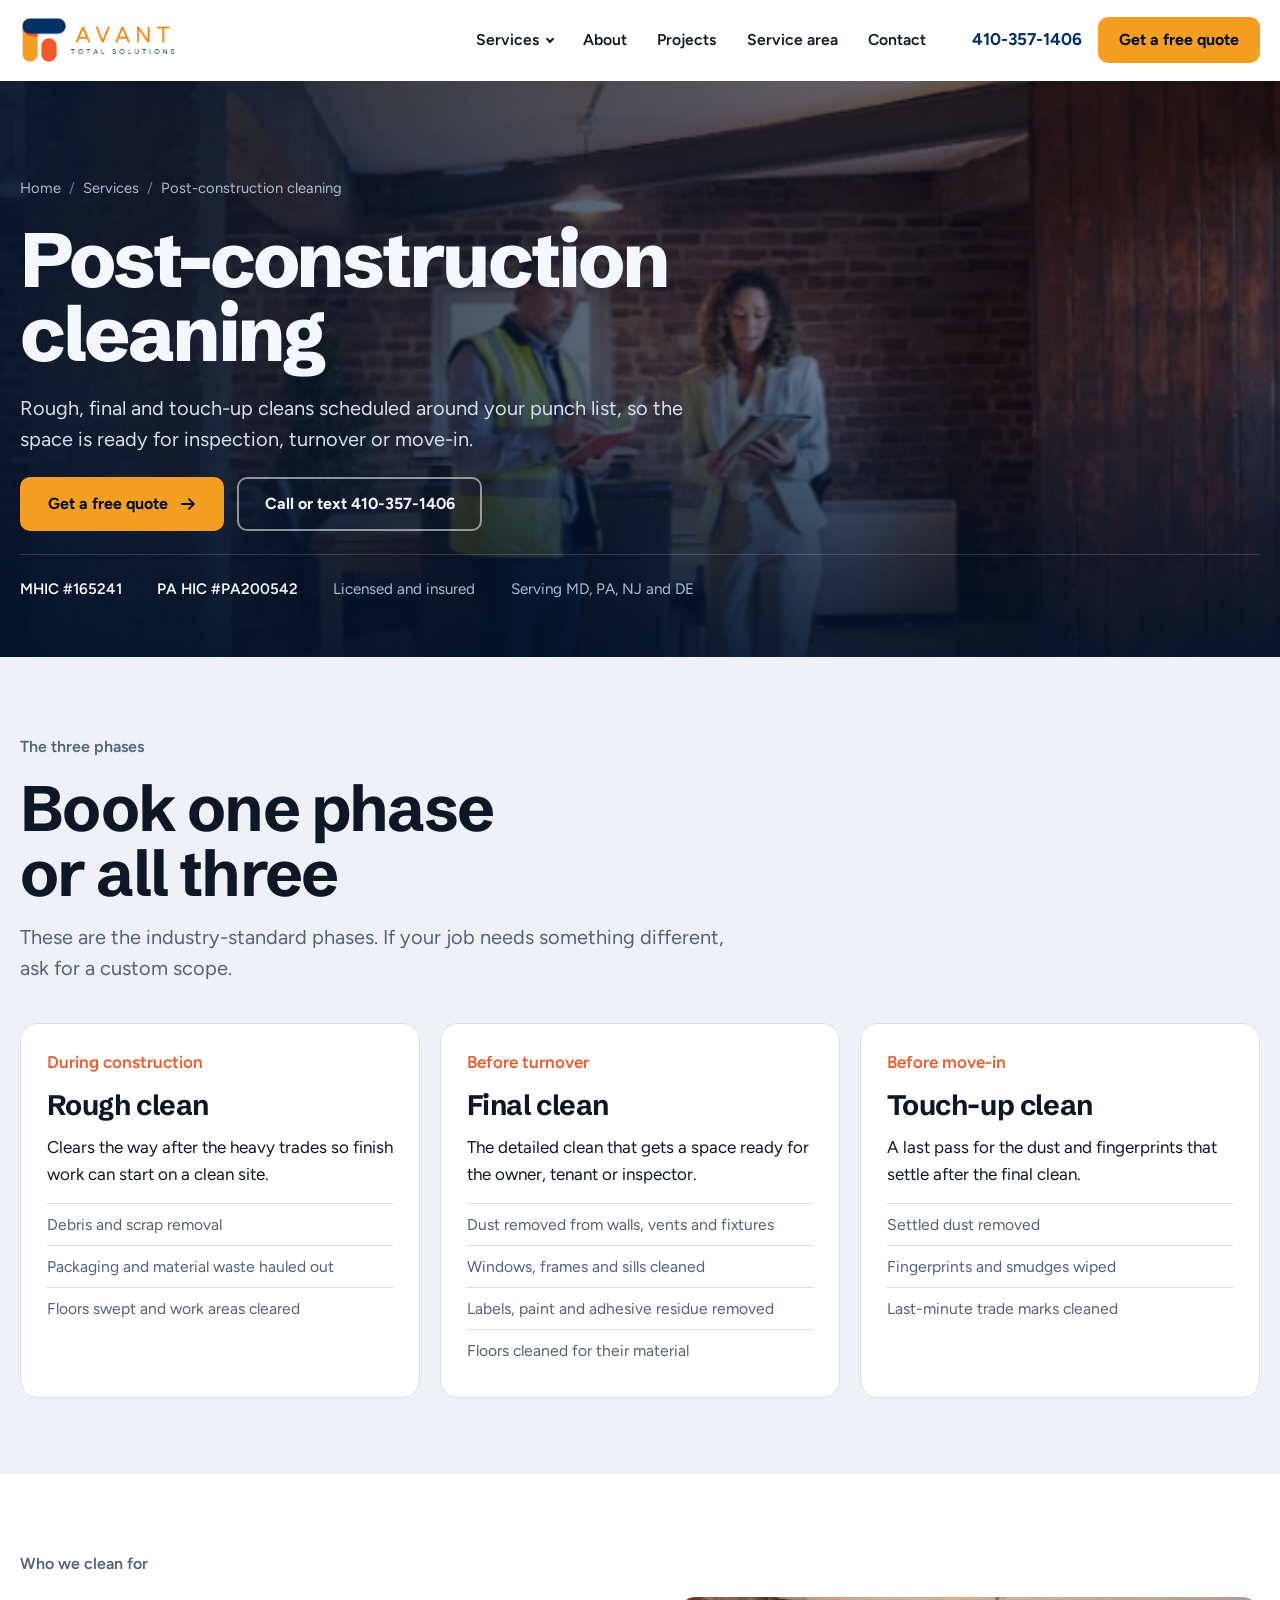
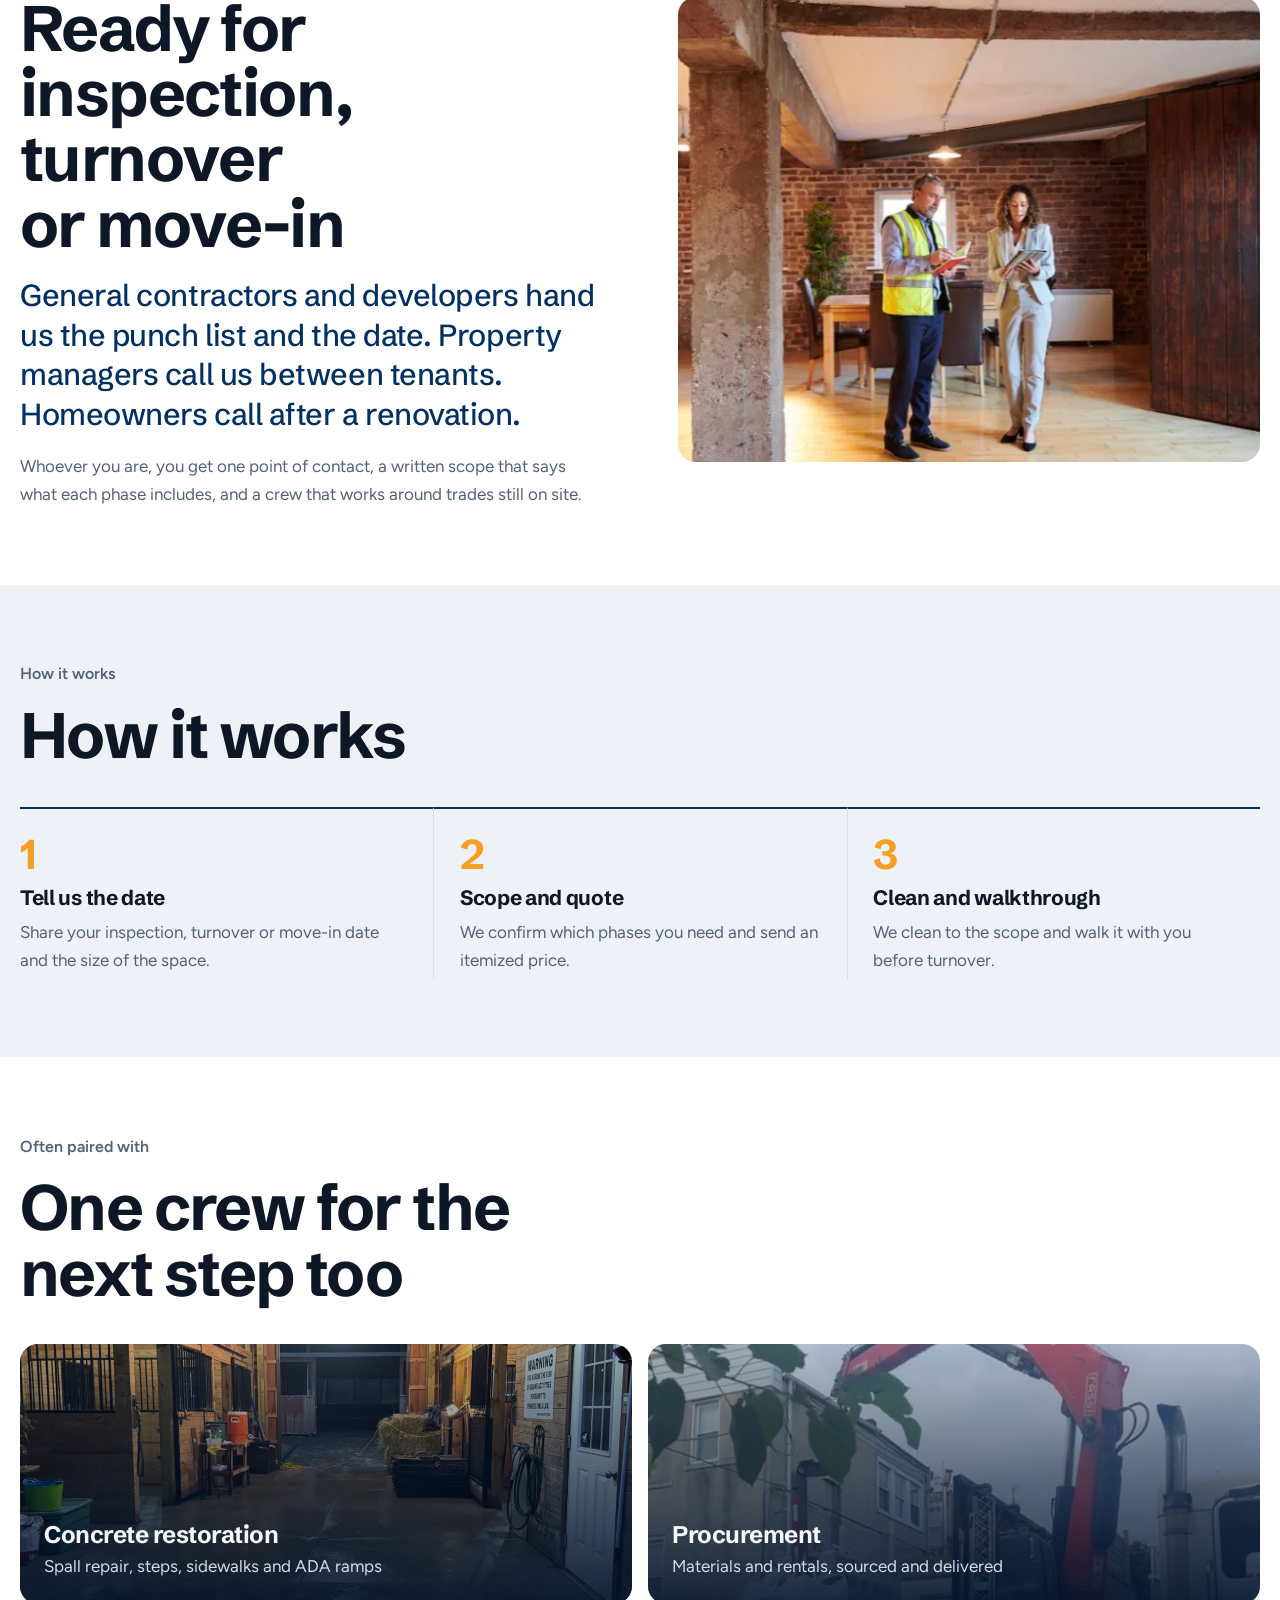
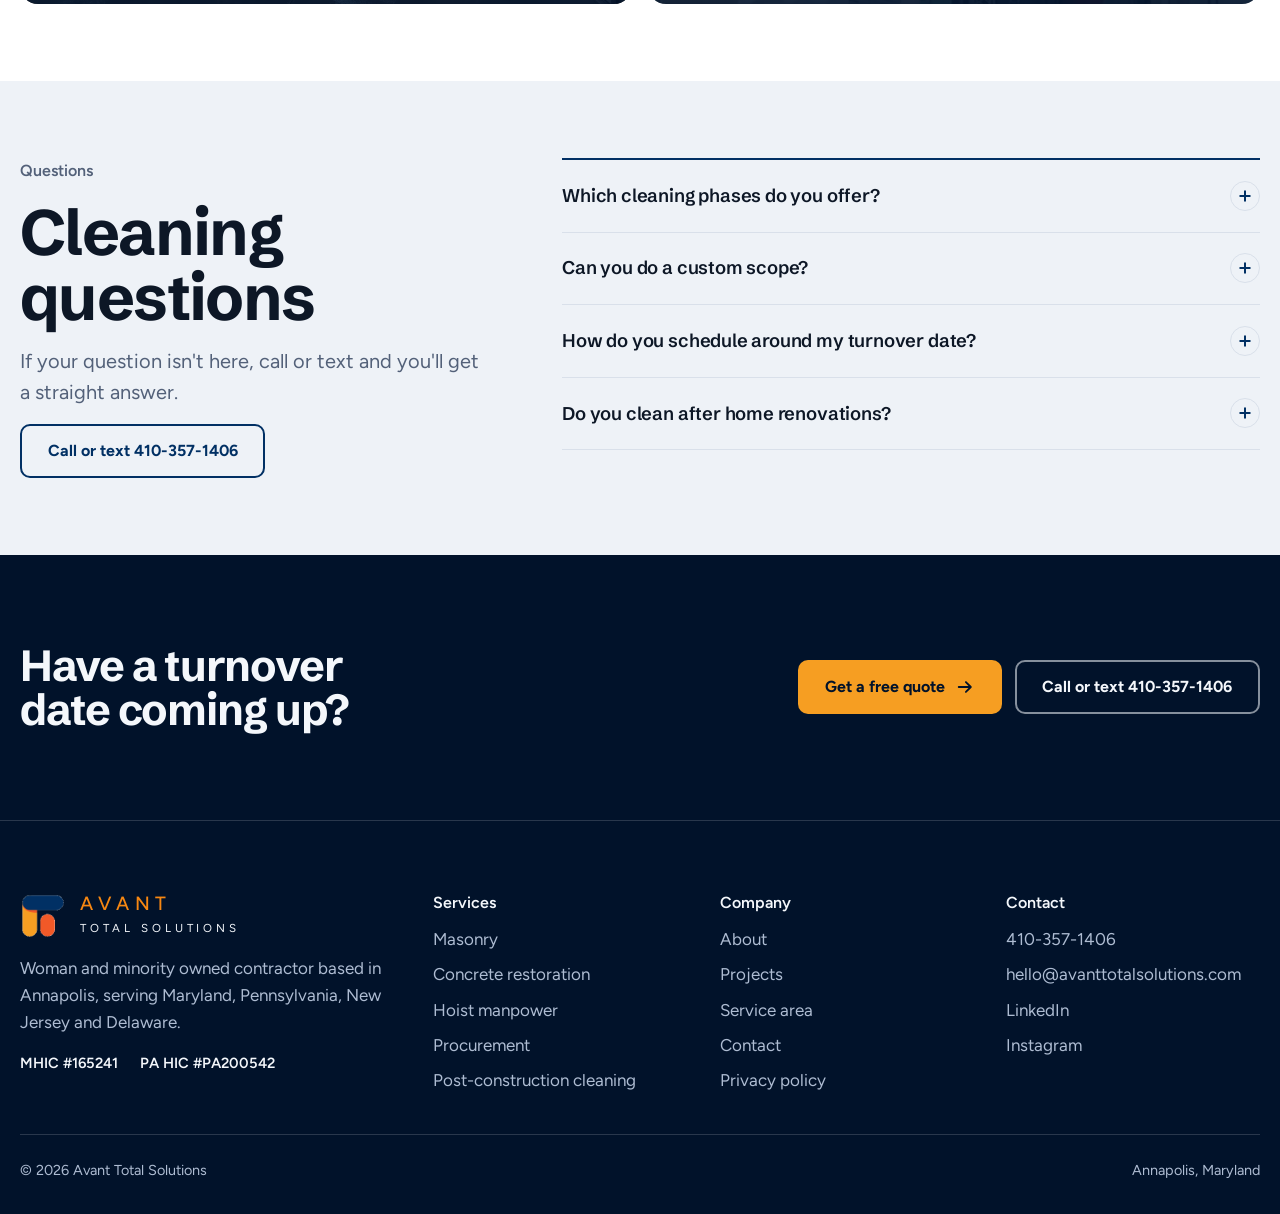
<file: post-construction-cleaning.html>
<!doctype html>
<html lang="en">
<head>
<meta charset="utf-8">
<meta name="viewport" content="width=device-width, initial-scale=1, viewport-fit=cover">
<title>Post-Construction Cleaning: Rough, Final and Touch-Up | Avant Total Solutions</title>
<meta name="claude:viewport-fit-sides" content="cover">
<meta name="description" content="Rough, final and touch-up post-construction cleaning for contractors, developers, property managers and homeowners across MD, PA, NJ and DE. Scheduled around your turnover date.">
<link rel="canonical" href="https://avanttotalsolutions.com/post-construction-cleaning">
<meta property="og:type" content="website">
<meta property="og:site_name" content="Avant Total Solutions">
<meta property="og:title" content="Post-Construction Cleaning: Rough, Final and Touch-Up | Avant Total Solutions">
<meta property="og:description" content="Rough, final and touch-up post-construction cleaning for contractors, developers, property managers and homeowners across MD, PA, NJ and DE. Scheduled around your turnover date.">
<meta property="og:url" content="https://avanttotalsolutions.com/post-construction-cleaning">
<meta property="og:image" content="https://avanttotalsolutions.com/assets/photo/finished-interior.webp">
<meta name="twitter:card" content="summary_large_image">
<meta name="theme-color" content="#01122a">
<link rel="icon" type="image/png" sizes="32x32" href="assets/img/favicon-32.png">
<link rel="apple-touch-icon" href="assets/img/apple-touch-icon.png">
<link rel="preconnect" href="https://fonts.googleapis.com">
<link rel="preconnect" href="https://fonts.gstatic.com" crossorigin>
<link rel="stylesheet" href="https://fonts.googleapis.com/css2?family=Schibsted+Grotesk:wght@500;600;700;800&family=Figtree:wght@400;500;600;700&display=swap">
<link rel="stylesheet" href="assets/css/site.css">
<script>document.documentElement.classList.add('js');</script>
<script type="application/ld+json">
{
 "@context": "https://schema.org",
 "@graph": [
  {
   "@type": "HomeAndConstructionBusiness",
   "@id": "https://avanttotalsolutions.com/#business",
   "name": "Avant Total Solutions",
   "url": "https://avanttotalsolutions.com/",
   "logo": "https://avanttotalsolutions.com/assets/img/logo-stacked.png",
   "image": "https://avanttotalsolutions.com/assets/photo/wall-after.webp",
   "telephone": "+1-410-357-1406",
   "email": "hello@avanttotalsolutions.com",
   "address": {
    "@type": "PostalAddress",
    "addressLocality": "Annapolis",
    "addressRegion": "MD",
    "addressCountry": "US"
   },
   "areaServed": [
    "Maryland",
    "Pennsylvania",
    "New Jersey",
    "Delaware"
   ],
   "openingHoursSpecification": [
    {
     "@type": "OpeningHoursSpecification",
     "dayOfWeek": [
      "Monday",
      "Tuesday",
      "Wednesday",
      "Thursday",
      "Friday"
     ],
     "opens": "07:00",
     "closes": "16:00"
    },
    {
     "@type": "OpeningHoursSpecification",
     "dayOfWeek": "Saturday",
     "opens": "08:00",
     "closes": "14:00"
    }
   ],
   "sameAs": [
    "https://www.linkedin.com/company/avant-total-solutions/",
    "https://www.instagram.com/at.solutions__"
   ]
  },
  {
   "@type": "Service",
   "@id": "https://avanttotalsolutions.com/post-construction-cleaning#service",
   "name": "Post-construction cleaning",
   "description": "Rough, final and touch-up post-construction cleaning for contractors, developers, property managers and homeowners across MD, PA, NJ and DE. Scheduled around your turnover date.",
   "url": "https://avanttotalsolutions.com/post-construction-cleaning",
   "provider": {
    "@id": "https://avanttotalsolutions.com/#business"
   },
   "areaServed": [
    "Maryland",
    "Pennsylvania",
    "New Jersey",
    "Delaware"
   ]
  },
  {
   "@type": "BreadcrumbList",
   "itemListElement": [
    {
     "@type": "ListItem",
     "position": 1,
     "name": "Home",
     "item": "https://avanttotalsolutions.com/"
    },
    {
     "@type": "ListItem",
     "position": 2,
     "name": "Post-construction cleaning",
     "item": "https://avanttotalsolutions.com/post-construction-cleaning"
    }
   ]
  },
  {
   "@type": "FAQPage",
   "mainEntity": [
    {
     "@type": "Question",
     "name": "Which cleaning phases do you offer?",
     "acceptedAnswer": {
      "@type": "Answer",
      "text": "All three standard phases: rough clean during construction, final clean before turnover and touch-up clean before move-in or inspection. You can book one phase or all three."
     }
    },
    {
     "@type": "Question",
     "name": "Can you do a custom scope?",
     "acceptedAnswer": {
      "@type": "Answer",
      "text": "Yes. If your job needs something outside the standard phases, tell us what it is and we'll scope and price it."
     }
    },
    {
     "@type": "Question",
     "name": "How do you schedule around my turnover date?",
     "acceptedAnswer": {
      "@type": "Answer",
      "text": "Give us your inspection, turnover or move-in date and we schedule each phase back from it."
     }
    },
    {
     "@type": "Question",
     "name": "Do you clean after home renovations?",
     "acceptedAnswer": {
      "@type": "Answer",
      "text": "Yes. Homeowners use our final and touch-up cleans after kitchen, bath and whole-house renovations."
     }
    }
   ]
  }
 ]
}
</script>
</head>
<body>
<svg width="0" height="0" style="position:absolute" aria-hidden="true">
  <symbol id="arrow" viewBox="0 0 20 20"><path d="M3 10h13M11 4.5l5.5 5.5-5.5 5.5" fill="none" stroke="currentColor" stroke-width="2" stroke-linecap="round" stroke-linejoin="round"/></symbol>
  <symbol id="left" viewBox="0 0 20 20"><path d="M17 10H4M9 4.5 3.5 10 9 15.5" fill="none" stroke="currentColor" stroke-width="2" stroke-linecap="round" stroke-linejoin="round"/></symbol>
  <symbol id="pause" viewBox="0 0 16 16"><path d="M4 2.5h2.5v11H4zM9.5 2.5H12v11H9.5z" fill="currentColor"/></symbol>
  <symbol id="play" viewBox="0 0 16 16"><path d="M4 2.5l9.5 5.5L4 13.5z" fill="currentColor"/></symbol>
</svg>
<a class="skip" href="#main">Skip to content</a>

<header class="site-header" id="header">
  <div class="wrap">
    <a class="brand" href="./" aria-label="Avant Total Solutions home"><img src="assets/img/logo-horizontal.png" alt="Avant Total Solutions" width="375" height="115"></a>
    <nav class="nav" aria-label="Main">
      <div class="nav-dd" id="nav-dd" data-open="false">
        <button type="button" id="nav-dd-btn" aria-expanded="false" aria-controls="dd-panel">Services</button>
        <div class="dd-panel" id="dd-panel"><a href="masonry.html"><b>Masonry</b><small>Brick, stone, tuckpointing and facades</small></a><a href="concrete-restoration.html"><b>Concrete restoration</b><small>Spall repair, steps, sidewalks and ADA ramps</small></a><a href="hoist-manpower.html"><b>Hoist manpower</b><small>Local 542 trained operators for your hoist</small></a><a href="procurement.html"><b>Procurement</b><small>Materials and rentals, sourced and delivered</small></a><a href="post-construction-cleaning.html" aria-current="page"><b>Post-construction cleaning</b><small>Rough, final and touch-up cleans</small></a><a class="all" href="./#services">All services</a></div>
      </div>
      <a href="about.html">About</a>
      <a href="projects.html">Projects</a>
      <a href="service-area.html">Service area</a>
      <a href="contact.html">Contact</a>
    </nav>
    <div class="header-actions">
      <a class="header-phone" href="tel:+14103571406">410-357-1406</a>
      <a class="btn btn-amber" href="contact.html">Get a free quote</a>
      <button class="menu-btn" id="menu-btn" type="button" aria-expanded="false" aria-controls="mobile-menu" aria-label="Open menu"><span></span><span></span><span></span></button>
    </div>
  </div>
</header>

<div class="mobile-menu dark" id="mobile-menu" aria-hidden="true">
  <div class="wrap">
    <nav aria-label="Mobile">
      <a href="./#services">Services</a>
      <div class="sub"><a href="masonry.html">Masonry</a><a href="concrete-restoration.html">Concrete restoration</a><a href="hoist-manpower.html">Hoist manpower</a><a href="procurement.html">Procurement</a><a href="post-construction-cleaning.html">Post-construction cleaning</a></div>
      <a href="about.html">About</a>
      <a href="projects.html">Projects</a>
      <a href="service-area.html">Service area</a>
      <a href="contact.html">Contact</a>
    </nav>
    <div class="contact-row">
      <a class="btn btn-amber" href="contact.html">Get a free quote</a>
      <a class="btn btn-ghost" href="tel:+14103571406">Call or text 410-357-1406</a>
    </div>
  </div>
</div>

<main id="main">
  <section class="page-hero dark" id="top" aria-labelledby="page-title">
    <img class="bgimg" src="assets/photo/finished-interior.webp" alt="" aria-hidden="true">
    <div class="wrap">
      <nav class="crumbs" aria-label="Breadcrumb"><a href="./">Home</a><span aria-hidden="true">/</span><a href="./#services">Services</a><span aria-hidden="true">/</span><span>Post-construction cleaning</span></nav>
      <h1 id="page-title">Post-construction cleaning</h1>
      <p class="lede">Rough, final and touch-up cleans scheduled around your punch list, so the space is ready for inspection, turnover or move-in.</p>
      <div class="hero-actions">
        <a class="btn btn-amber" href="contact.html?service=Post-construction+cleaning">Get a free quote <svg class="arrow"><use href="#arrow"/></svg></a>
        <a class="btn btn-ghost" href="tel:+14103571406">Call or text 410-357-1406</a>
      </div>
      <div class="hero-foot"><span><b>MHIC #165241</b></span><span><b>PA HIC #PA200542</b></span><span>Licensed and insured</span><span>Serving MD, PA, NJ and DE</span></div>
    </div>
  </section>
  <section class="sp mist" aria-labelledby="phases-title">
    <div class="wrap">
      <div class="sp-head"><span class="label">The three phases</span><h2 id="phases-title">Book one phase or all three</h2><p class="lede">These are the industry-standard phases. If your job needs something different, ask for a custom scope.</p></div>
      <div class="phases">
        <article class="phase"><span class="when">During construction</span><h3>Rough clean</h3><p>Clears the way after the heavy trades so finish work can start on a clean site.</p><ul><li>Debris and scrap removal</li><li>Packaging and material waste hauled out</li><li>Floors swept and work areas cleared</li></ul></article>
        <article class="phase"><span class="when">Before turnover</span><h3>Final clean</h3><p>The detailed clean that gets a space ready for the owner, tenant or inspector.</p><ul><li>Dust removed from walls, vents and fixtures</li><li>Windows, frames and sills cleaned</li><li>Labels, paint and adhesive residue removed</li><li>Floors cleaned for their material</li></ul></article>
        <article class="phase"><span class="when">Before move-in</span><h3>Touch-up clean</h3><p>A last pass for the dust and fingerprints that settle after the final clean.</p><ul><li>Settled dust removed</li><li>Fingerprints and smudges wiped</li><li>Last-minute trade marks cleaned</li></ul></article>
      </div>
    </div>
  </section>
  <section class="sp" aria-labelledby="intro-title">
    <div class="wrap split">
      <div class="copy"><span class="label">Who we clean for</span><h2 id="intro-title">Ready for inspection, turnover or move-in</h2><p class="big">General contractors and developers hand us the punch list and the date. Property managers call us between tenants. Homeowners call after a renovation.</p><p>Whoever you are, you get one point of contact, a written scope that says what each phase includes, and a crew that works around trades still on site.</p></div>
      <figure><img src="assets/photo/finished-interior.webp" alt="Finished interior space ready for walkthrough" loading="lazy"></figure>
    </div>
  </section>
  <section class="process" aria-labelledby="process-title">
    <div class="wrap">
      <div class="head"><span class="label">How it works</span><h2 id="process-title">How it works</h2></div>
      <ol class="steps three"><li><h3>Tell us the date</h3><p>Share your inspection, turnover or move-in date and the size of the space.</p></li><li><h3>Scope and quote</h3><p>We confirm which phases you need and send an itemized price.</p></li><li><h3>Clean and walkthrough</h3><p>We clean to the scope and walk it with you before turnover.</p></li></ol>
    </div>
  </section>
  <section class="sp" aria-labelledby="related-title">
    <div class="wrap">
      <div class="sp-head"><span class="label">Often paired with</span><h2 id="related-title">One crew for the next step too</h2></div>
      <div class="related"><a href="concrete-restoration.html"><img src="assets/photo/barn-floor-clean.webp" alt="" loading="lazy"><b>Concrete restoration</b><span>Spall repair, steps, sidewalks and ADA ramps</span></a><a href="procurement.html"><img src="assets/video/delivery.jpg" alt="" loading="lazy"><b>Procurement</b><span>Materials and rentals, sourced and delivered</span></a></div>
    </div>
  </section>
  <section class="faq-sec mist-bg" aria-labelledby="faq-title" style="background: var(--mist)">
    <div class="wrap">
      <div class="head">
        <span class="label">Questions</span>
        <h2 id="faq-title">Cleaning questions</h2>
        <p class="lede">If your question isn't here, call or text and you'll get a straight answer.</p>
        <div><a class="btn btn-ghost" href="tel:+14103571406">Call or text 410-357-1406</a></div>
      </div>
      <div class="faq"><details><summary>Which cleaning phases do you offer?<span class="pl" aria-hidden="true"></span></summary><p class="ans">All three standard phases: rough clean during construction, final clean before turnover and touch-up clean before move-in or inspection. You can book one phase or all three.</p></details><details><summary>Can you do a custom scope?<span class="pl" aria-hidden="true"></span></summary><p class="ans">Yes. If your job needs something outside the standard phases, tell us what it is and we'll scope and price it.</p></details><details><summary>How do you schedule around my turnover date?<span class="pl" aria-hidden="true"></span></summary><p class="ans">Give us your inspection, turnover or move-in date and we schedule each phase back from it.</p></details><details><summary>Do you clean after home renovations?<span class="pl" aria-hidden="true"></span></summary><p class="ans">Yes. Homeowners use our final and touch-up cleans after kitchen, bath and whole-house renovations.</p></details></div>
    </div>
  </section>
  <section class="cta-band dark" aria-label="Request a quote">
    <div class="wrap">
      <h2>Have a turnover date coming up?</h2>
      <div class="acts">
        <a class="btn btn-amber" href="contact.html?service=Post-construction+cleaning">Get a free quote <svg class="arrow"><use href="#arrow"/></svg></a>
        <a class="btn btn-ghost" href="tel:+14103571406">Call or text 410-357-1406</a>
      </div>
    </div>
  </section>
</main>

<footer class="site-footer">
  <div class="wrap">
    <div class="foot-grid">
      <div class="foot-brand">
        <div class="wm"><img src="assets/img/logo-mark.png" alt="" width="116" height="116"><div><b>AVANT</b><small>TOTAL SOLUTIONS</small></div></div>
        <p>Woman and minority owned contractor based in Annapolis, serving Maryland, Pennsylvania, New Jersey and Delaware.</p>
        <div class="licenses"><span>MHIC #165241</span><span>PA HIC #PA200542</span></div>
      </div>
      <div><h4>Services</h4><ul><li><a href="masonry.html">Masonry</a></li><li><a href="concrete-restoration.html">Concrete restoration</a></li><li><a href="hoist-manpower.html">Hoist manpower</a></li><li><a href="procurement.html">Procurement</a></li><li><a href="post-construction-cleaning.html">Post-construction cleaning</a></li></ul></div>
      <div><h4>Company</h4><ul><li><a href="about.html">About</a></li><li><a href="projects.html">Projects</a></li><li><a href="service-area.html">Service area</a></li><li><a href="contact.html">Contact</a></li><li><a href="privacy.html">Privacy policy</a></li></ul></div>
      <div><h4>Contact</h4><ul><li><a href="tel:+14103571406">410-357-1406</a></li><li><a href="mailto:hello@avanttotalsolutions.com">hello@avanttotalsolutions.com</a></li><li><a href="https://www.linkedin.com/company/avant-total-solutions/">LinkedIn</a></li><li><a href="https://www.instagram.com/at.solutions__">Instagram</a></li></ul></div>
    </div>
    <div class="foot-legal"><span>© 2026 Avant Total Solutions</span><span>Annapolis, Maryland</span></div>
  </div>
</footer>

<script src="assets/js/site.js"></script>
</body>
</html>
</file>
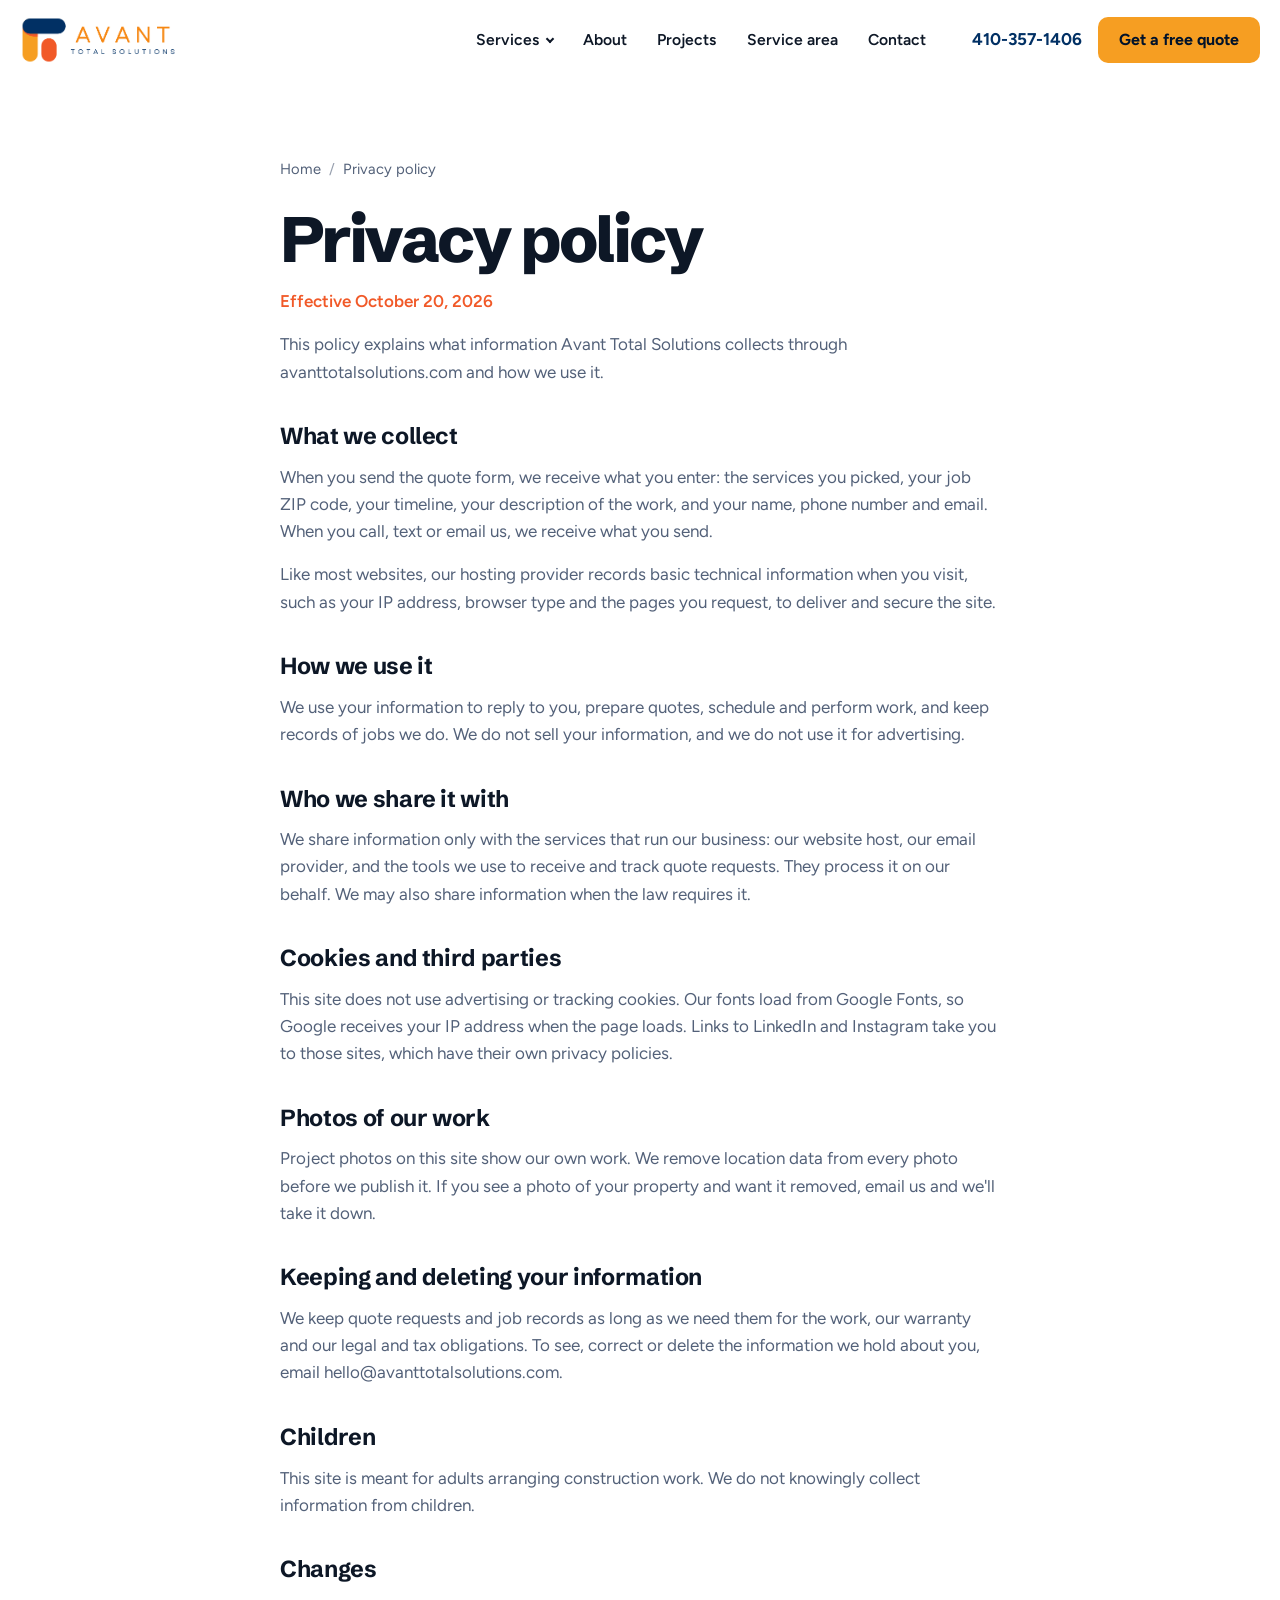
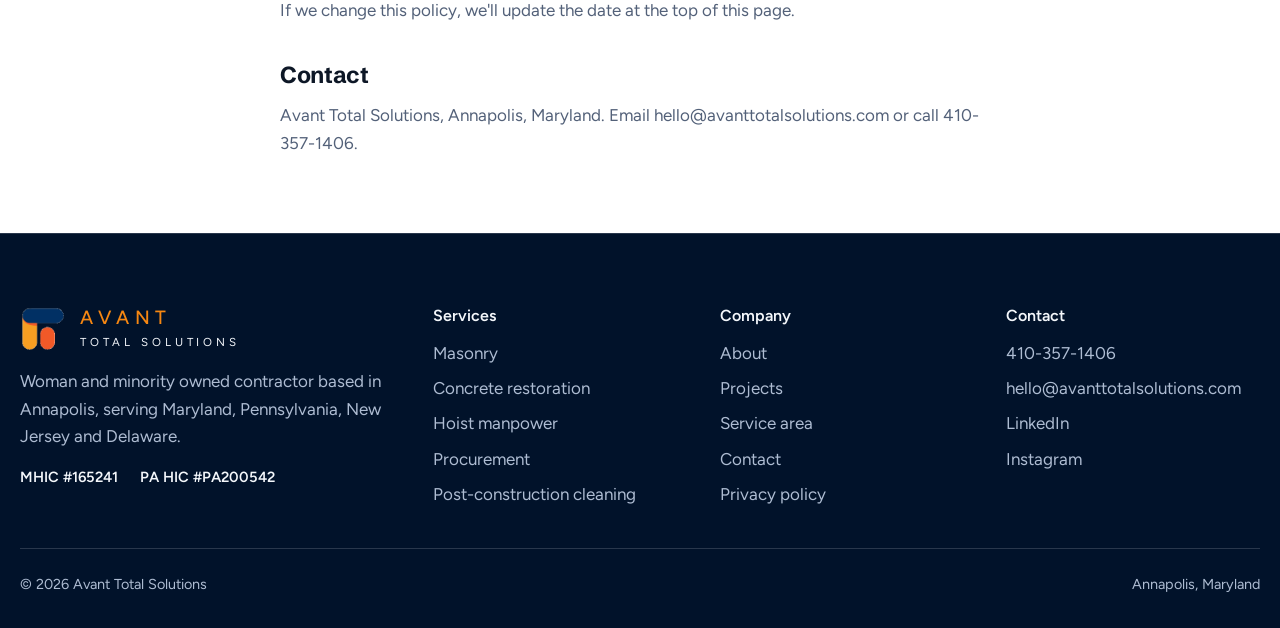
<file: privacy.html>
<!doctype html>
<html lang="en">
<head>
<meta charset="utf-8">
<meta name="viewport" content="width=device-width, initial-scale=1, viewport-fit=cover">
<title>Privacy Policy | Avant Total Solutions</title>
<meta name="claude:viewport-fit-sides" content="cover">
<meta name="description" content="How Avant Total Solutions collects, uses and protects information sent through avanttotalsolutions.com.">
<link rel="canonical" href="https://avanttotalsolutions.com/privacy">
<meta property="og:type" content="website">
<meta property="og:site_name" content="Avant Total Solutions">
<meta property="og:title" content="Privacy Policy | Avant Total Solutions">
<meta property="og:description" content="How Avant Total Solutions collects, uses and protects information sent through avanttotalsolutions.com.">
<meta property="og:url" content="https://avanttotalsolutions.com/privacy">
<meta property="og:image" content="https://avanttotalsolutions.com/assets/photo/wall-after.webp">
<meta name="twitter:card" content="summary_large_image">
<meta name="theme-color" content="#01122a">
<link rel="icon" type="image/png" sizes="32x32" href="assets/img/favicon-32.png">
<link rel="apple-touch-icon" href="assets/img/apple-touch-icon.png">
<link rel="preconnect" href="https://fonts.googleapis.com">
<link rel="preconnect" href="https://fonts.gstatic.com" crossorigin>
<link rel="stylesheet" href="https://fonts.googleapis.com/css2?family=Schibsted+Grotesk:wght@500;600;700;800&family=Figtree:wght@400;500;600;700&display=swap">
<link rel="stylesheet" href="assets/css/site.css">
<script>document.documentElement.classList.add('js');</script>
<script type="application/ld+json">
{
 "@context": "https://schema.org",
 "@graph": [
  {
   "@type": "HomeAndConstructionBusiness",
   "@id": "https://avanttotalsolutions.com/#business",
   "name": "Avant Total Solutions",
   "url": "https://avanttotalsolutions.com/",
   "logo": "https://avanttotalsolutions.com/assets/img/logo-stacked.png",
   "image": "https://avanttotalsolutions.com/assets/photo/wall-after.webp",
   "telephone": "+1-410-357-1406",
   "email": "hello@avanttotalsolutions.com",
   "address": {
    "@type": "PostalAddress",
    "addressLocality": "Annapolis",
    "addressRegion": "MD",
    "addressCountry": "US"
   },
   "areaServed": [
    "Maryland",
    "Pennsylvania",
    "New Jersey",
    "Delaware"
   ],
   "openingHoursSpecification": [
    {
     "@type": "OpeningHoursSpecification",
     "dayOfWeek": [
      "Monday",
      "Tuesday",
      "Wednesday",
      "Thursday",
      "Friday"
     ],
     "opens": "07:00",
     "closes": "16:00"
    },
    {
     "@type": "OpeningHoursSpecification",
     "dayOfWeek": "Saturday",
     "opens": "08:00",
     "closes": "14:00"
    }
   ],
   "sameAs": [
    "https://www.linkedin.com/company/avant-total-solutions/",
    "https://www.instagram.com/at.solutions__"
   ]
  },
  {
   "@type": "BreadcrumbList",
   "itemListElement": [
    {
     "@type": "ListItem",
     "position": 1,
     "name": "Home",
     "item": "https://avanttotalsolutions.com/"
    },
    {
     "@type": "ListItem",
     "position": 2,
     "name": "Privacy policy",
     "item": "https://avanttotalsolutions.com/privacy"
    }
   ]
  }
 ]
}
</script>
</head>
<body>
<svg width="0" height="0" style="position:absolute" aria-hidden="true">
  <symbol id="arrow" viewBox="0 0 20 20"><path d="M3 10h13M11 4.5l5.5 5.5-5.5 5.5" fill="none" stroke="currentColor" stroke-width="2" stroke-linecap="round" stroke-linejoin="round"/></symbol>
  <symbol id="left" viewBox="0 0 20 20"><path d="M17 10H4M9 4.5 3.5 10 9 15.5" fill="none" stroke="currentColor" stroke-width="2" stroke-linecap="round" stroke-linejoin="round"/></symbol>
  <symbol id="pause" viewBox="0 0 16 16"><path d="M4 2.5h2.5v11H4zM9.5 2.5H12v11H9.5z" fill="currentColor"/></symbol>
  <symbol id="play" viewBox="0 0 16 16"><path d="M4 2.5l9.5 5.5L4 13.5z" fill="currentColor"/></symbol>
</svg>
<a class="skip" href="#main">Skip to content</a>

<header class="site-header" id="header">
  <div class="wrap">
    <a class="brand" href="./" aria-label="Avant Total Solutions home"><img src="assets/img/logo-horizontal.png" alt="Avant Total Solutions" width="375" height="115"></a>
    <nav class="nav" aria-label="Main">
      <div class="nav-dd" id="nav-dd" data-open="false">
        <button type="button" id="nav-dd-btn" aria-expanded="false" aria-controls="dd-panel">Services</button>
        <div class="dd-panel" id="dd-panel"><a href="masonry.html"><b>Masonry</b><small>Brick, stone, tuckpointing and facades</small></a><a href="concrete-restoration.html"><b>Concrete restoration</b><small>Spall repair, steps, sidewalks and ADA ramps</small></a><a href="hoist-manpower.html"><b>Hoist manpower</b><small>Local 542 trained operators for your hoist</small></a><a href="procurement.html"><b>Procurement</b><small>Materials and rentals, sourced and delivered</small></a><a href="post-construction-cleaning.html"><b>Post-construction cleaning</b><small>Rough, final and touch-up cleans</small></a><a class="all" href="./#services">All services</a></div>
      </div>
      <a href="about.html">About</a>
      <a href="projects.html">Projects</a>
      <a href="service-area.html">Service area</a>
      <a href="contact.html">Contact</a>
    </nav>
    <div class="header-actions">
      <a class="header-phone" href="tel:+14103571406">410-357-1406</a>
      <a class="btn btn-amber" href="contact.html">Get a free quote</a>
      <button class="menu-btn" id="menu-btn" type="button" aria-expanded="false" aria-controls="mobile-menu" aria-label="Open menu"><span></span><span></span><span></span></button>
    </div>
  </div>
</header>

<div class="mobile-menu dark" id="mobile-menu" aria-hidden="true">
  <div class="wrap">
    <nav aria-label="Mobile">
      <a href="./#services">Services</a>
      <div class="sub"><a href="masonry.html">Masonry</a><a href="concrete-restoration.html">Concrete restoration</a><a href="hoist-manpower.html">Hoist manpower</a><a href="procurement.html">Procurement</a><a href="post-construction-cleaning.html">Post-construction cleaning</a></div>
      <a href="about.html">About</a>
      <a href="projects.html">Projects</a>
      <a href="service-area.html">Service area</a>
      <a href="contact.html">Contact</a>
    </nav>
    <div class="contact-row">
      <a class="btn btn-amber" href="contact.html">Get a free quote</a>
      <a class="btn btn-ghost" href="tel:+14103571406">Call or text 410-357-1406</a>
    </div>
  </div>
</div>

<main id="main">
  <section class="sp prose-page" aria-labelledby="page-title">
    <div class="wrap prose">
      <nav class="crumbs crumbs-light" aria-label="Breadcrumb"><a href="./">Home</a><span aria-hidden="true">/</span><span>Privacy policy</span></nav>
      <h1 id="page-title">Privacy policy</h1>
      <p class="updated">Effective October 20, 2026</p>
      <p>This policy explains what information Avant Total Solutions collects through avanttotalsolutions.com and how we use it.</p>
      <h2>What we collect</h2>
      <p>When you send the quote form, we receive what you enter: the services you picked, your job ZIP code, your timeline, your description of the work, and your name, phone number and email. When you call, text or email us, we receive what you send.</p>
      <p>Like most websites, our hosting provider records basic technical information when you visit, such as your IP address, browser type and the pages you request, to deliver and secure the site.</p>
      <h2>How we use it</h2>
      <p>We use your information to reply to you, prepare quotes, schedule and perform work, and keep records of jobs we do. We do not sell your information, and we do not use it for advertising.</p>
      <h2>Who we share it with</h2>
      <p>We share information only with the services that run our business: our website host, our email provider, and the tools we use to receive and track quote requests. They process it on our behalf. We may also share information when the law requires it.</p>
      <h2>Cookies and third parties</h2>
      <p>This site does not use advertising or tracking cookies. Our fonts load from Google Fonts, so Google receives your IP address when the page loads. Links to LinkedIn and Instagram take you to those sites, which have their own privacy policies.</p>
      <h2>Photos of our work</h2>
      <p>Project photos on this site show our own work. We remove location data from every photo before we publish it. If you see a photo of your property and want it removed, email us and we'll take it down.</p>
      <h2>Keeping and deleting your information</h2>
      <p>We keep quote requests and job records as long as we need them for the work, our warranty and our legal and tax obligations. To see, correct or delete the information we hold about you, email hello@avanttotalsolutions.com.</p>
      <h2>Children</h2>
      <p>This site is meant for adults arranging construction work. We do not knowingly collect information from children.</p>
      <h2>Changes</h2>
      <p>If we change this policy, we'll update the date at the top of this page.</p>
      <h2>Contact</h2>
      <p>Avant Total Solutions, Annapolis, Maryland. Email hello@avanttotalsolutions.com or call 410-357-1406.</p>
    </div>
  </section>
</main>

<footer class="site-footer">
  <div class="wrap">
    <div class="foot-grid">
      <div class="foot-brand">
        <div class="wm"><img src="assets/img/logo-mark.png" alt="" width="116" height="116"><div><b>AVANT</b><small>TOTAL SOLUTIONS</small></div></div>
        <p>Woman and minority owned contractor based in Annapolis, serving Maryland, Pennsylvania, New Jersey and Delaware.</p>
        <div class="licenses"><span>MHIC #165241</span><span>PA HIC #PA200542</span></div>
      </div>
      <div><h4>Services</h4><ul><li><a href="masonry.html">Masonry</a></li><li><a href="concrete-restoration.html">Concrete restoration</a></li><li><a href="hoist-manpower.html">Hoist manpower</a></li><li><a href="procurement.html">Procurement</a></li><li><a href="post-construction-cleaning.html">Post-construction cleaning</a></li></ul></div>
      <div><h4>Company</h4><ul><li><a href="about.html">About</a></li><li><a href="projects.html">Projects</a></li><li><a href="service-area.html">Service area</a></li><li><a href="contact.html">Contact</a></li><li><a href="privacy.html">Privacy policy</a></li></ul></div>
      <div><h4>Contact</h4><ul><li><a href="tel:+14103571406">410-357-1406</a></li><li><a href="mailto:hello@avanttotalsolutions.com">hello@avanttotalsolutions.com</a></li><li><a href="https://www.linkedin.com/company/avant-total-solutions/">LinkedIn</a></li><li><a href="https://www.instagram.com/at.solutions__">Instagram</a></li></ul></div>
    </div>
    <div class="foot-legal"><span>© 2026 Avant Total Solutions</span><span>Annapolis, Maryland</span></div>
  </div>
</footer>

<script src="assets/js/site.js"></script>
</body>
</html>
</file>
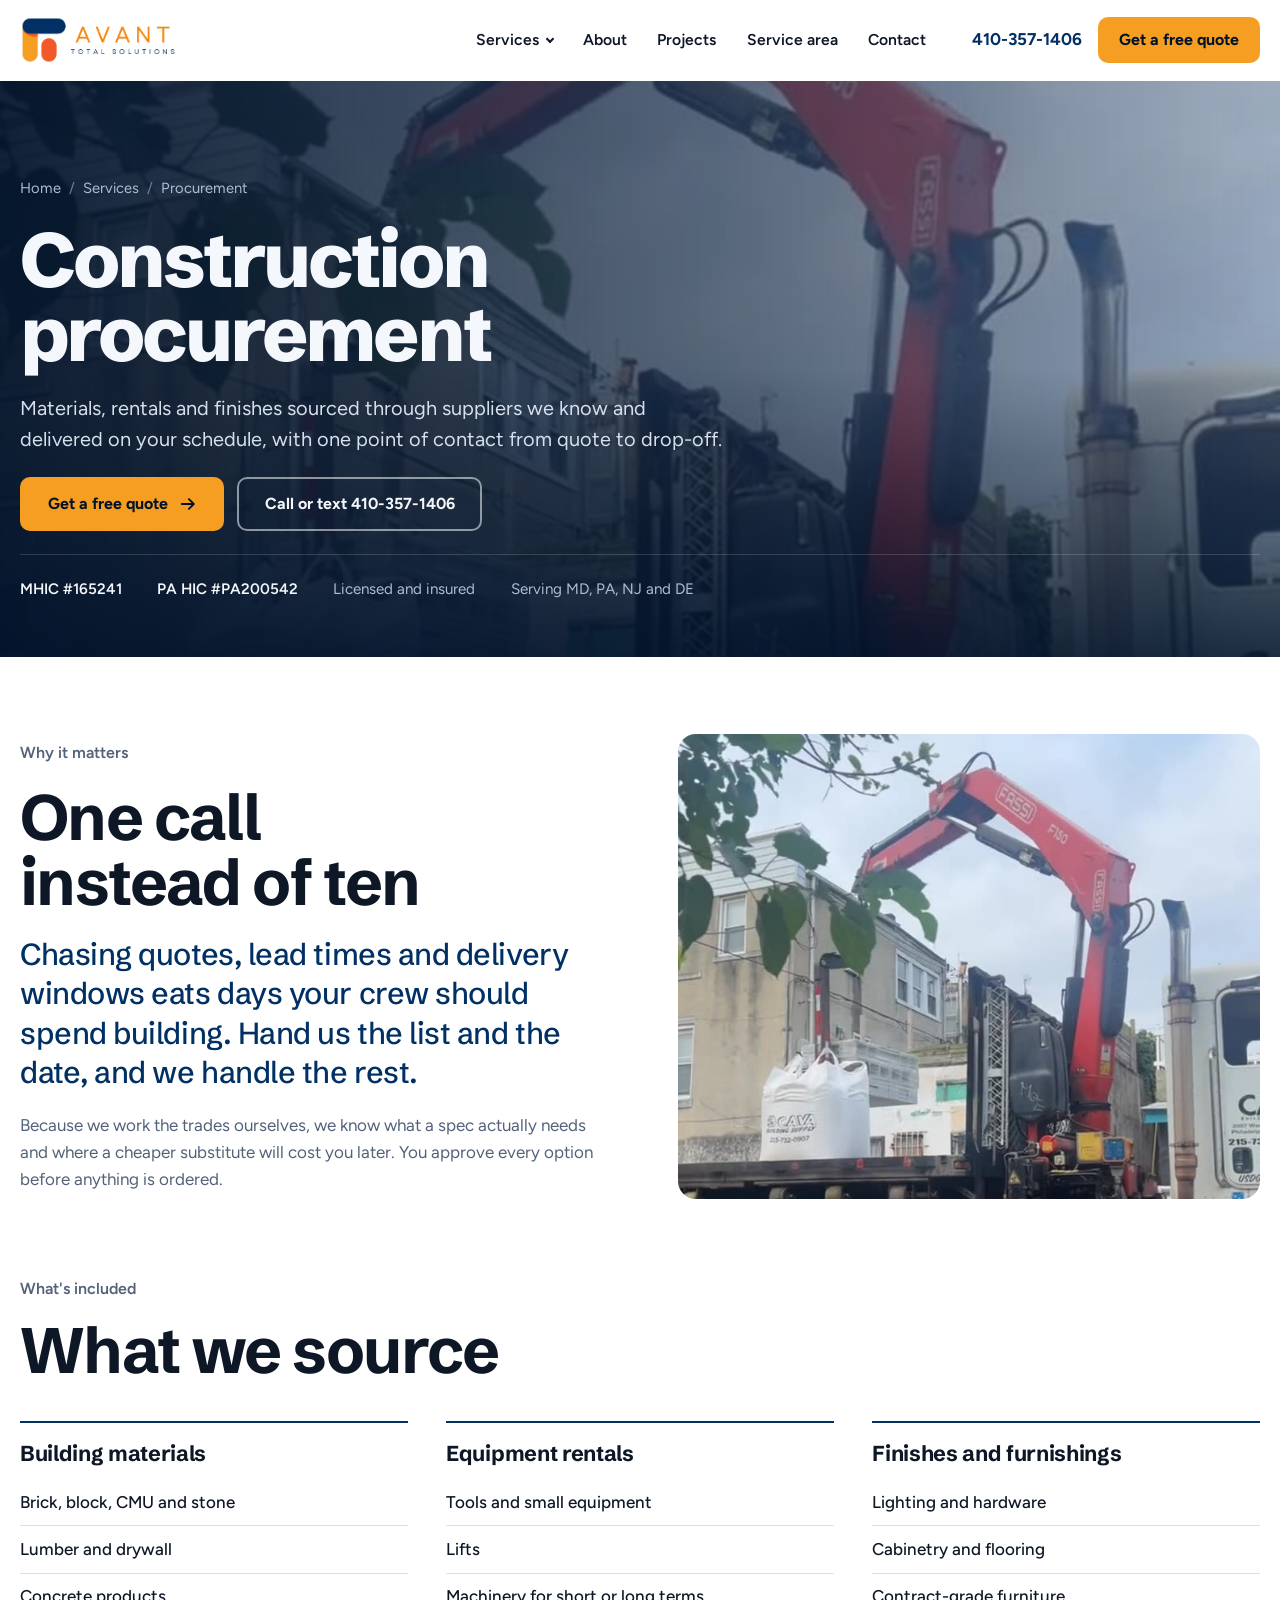
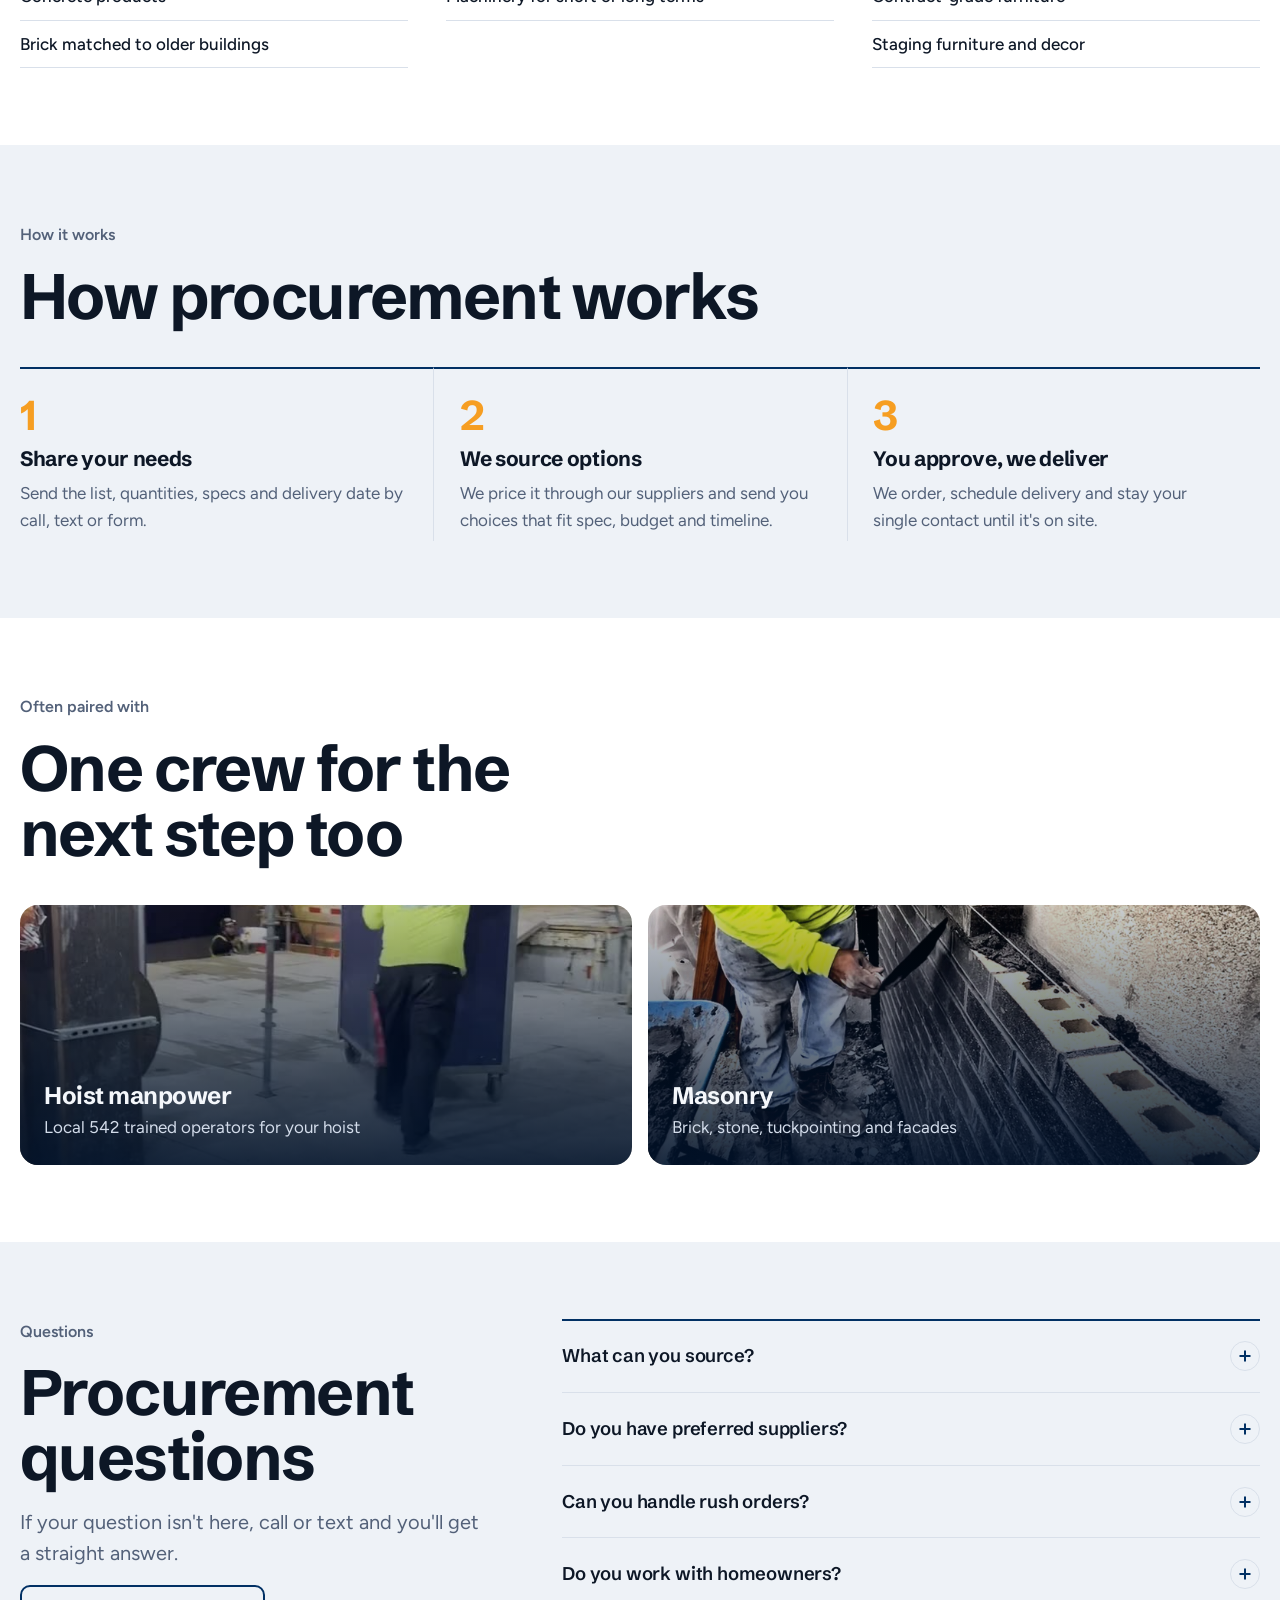
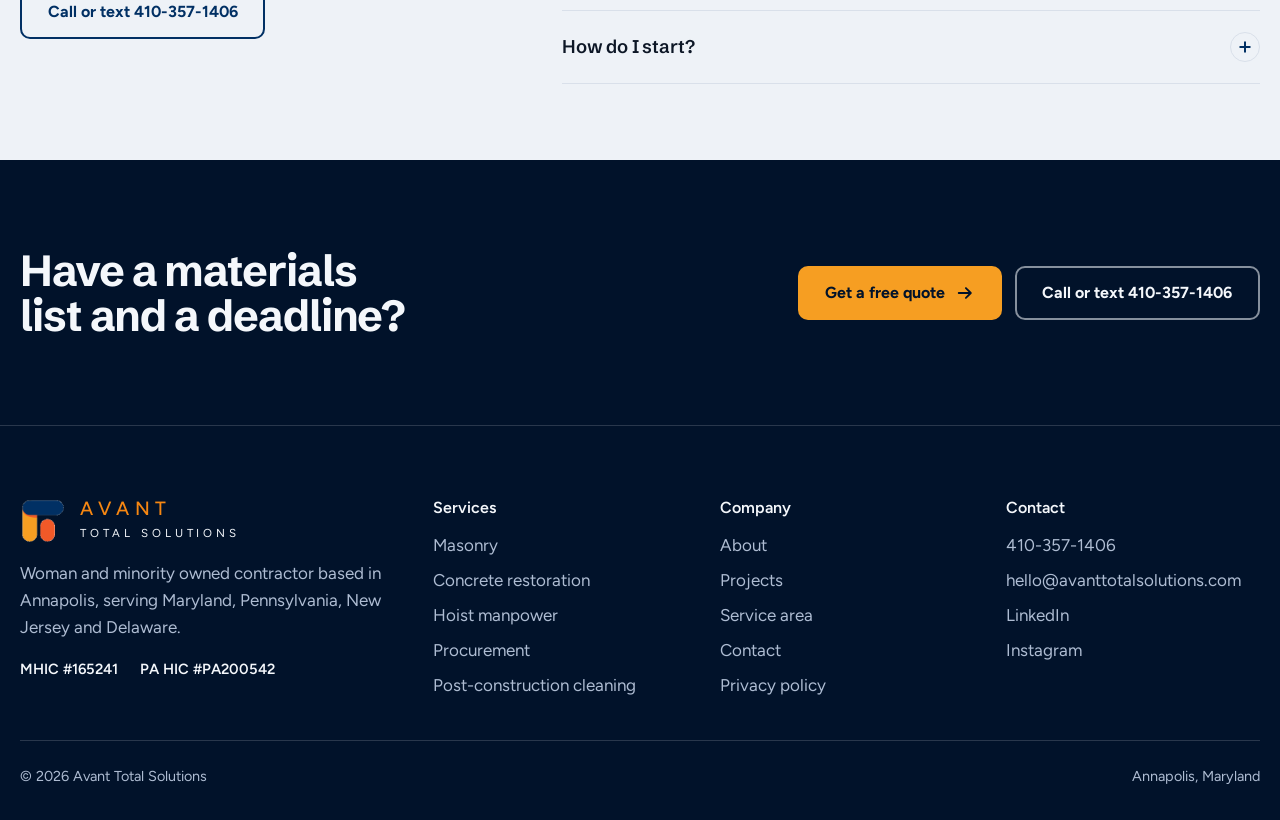
<file: procurement.html>
<!doctype html>
<html lang="en">
<head>
<meta charset="utf-8">
<meta name="viewport" content="width=device-width, initial-scale=1, viewport-fit=cover">
<title>Construction Procurement and Material Sourcing | Avant Total Solutions</title>
<meta name="claude:viewport-fit-sides" content="cover">
<meta name="description" content="Building materials, equipment rentals, fixtures and finishes sourced and delivered on your schedule, with one point of contact. Serving contractors, developers and property managers in MD, PA, NJ and DE.">
<link rel="canonical" href="https://avanttotalsolutions.com/procurement">
<meta property="og:type" content="website">
<meta property="og:site_name" content="Avant Total Solutions">
<meta property="og:title" content="Construction Procurement and Material Sourcing | Avant Total Solutions">
<meta property="og:description" content="Building materials, equipment rentals, fixtures and finishes sourced and delivered on your schedule, with one point of contact. Serving contractors, developers and property managers in MD, PA, NJ and DE.">
<meta property="og:url" content="https://avanttotalsolutions.com/procurement">
<meta property="og:image" content="https://avanttotalsolutions.com/assets/video/delivery.jpg">
<meta name="twitter:card" content="summary_large_image">
<meta name="theme-color" content="#01122a">
<link rel="icon" type="image/png" sizes="32x32" href="assets/img/favicon-32.png">
<link rel="apple-touch-icon" href="assets/img/apple-touch-icon.png">
<link rel="preconnect" href="https://fonts.googleapis.com">
<link rel="preconnect" href="https://fonts.gstatic.com" crossorigin>
<link rel="stylesheet" href="https://fonts.googleapis.com/css2?family=Schibsted+Grotesk:wght@500;600;700;800&family=Figtree:wght@400;500;600;700&display=swap">
<link rel="stylesheet" href="assets/css/site.css">
<script>document.documentElement.classList.add('js');</script>
<script type="application/ld+json">
{
 "@context": "https://schema.org",
 "@graph": [
  {
   "@type": "HomeAndConstructionBusiness",
   "@id": "https://avanttotalsolutions.com/#business",
   "name": "Avant Total Solutions",
   "url": "https://avanttotalsolutions.com/",
   "logo": "https://avanttotalsolutions.com/assets/img/logo-stacked.png",
   "image": "https://avanttotalsolutions.com/assets/photo/wall-after.webp",
   "telephone": "+1-410-357-1406",
   "email": "hello@avanttotalsolutions.com",
   "address": {
    "@type": "PostalAddress",
    "addressLocality": "Annapolis",
    "addressRegion": "MD",
    "addressCountry": "US"
   },
   "areaServed": [
    "Maryland",
    "Pennsylvania",
    "New Jersey",
    "Delaware"
   ],
   "openingHoursSpecification": [
    {
     "@type": "OpeningHoursSpecification",
     "dayOfWeek": [
      "Monday",
      "Tuesday",
      "Wednesday",
      "Thursday",
      "Friday"
     ],
     "opens": "07:00",
     "closes": "16:00"
    },
    {
     "@type": "OpeningHoursSpecification",
     "dayOfWeek": "Saturday",
     "opens": "08:00",
     "closes": "14:00"
    }
   ],
   "sameAs": [
    "https://www.linkedin.com/company/avant-total-solutions/",
    "https://www.instagram.com/at.solutions__"
   ]
  },
  {
   "@type": "Service",
   "@id": "https://avanttotalsolutions.com/procurement#service",
   "name": "Procurement",
   "description": "Building materials, equipment rentals, fixtures and finishes sourced and delivered on your schedule, with one point of contact. Serving contractors, developers and property managers in MD, PA, NJ and DE.",
   "url": "https://avanttotalsolutions.com/procurement",
   "provider": {
    "@id": "https://avanttotalsolutions.com/#business"
   },
   "areaServed": [
    "Maryland",
    "Pennsylvania",
    "New Jersey",
    "Delaware"
   ]
  },
  {
   "@type": "BreadcrumbList",
   "itemListElement": [
    {
     "@type": "ListItem",
     "position": 1,
     "name": "Home",
     "item": "https://avanttotalsolutions.com/"
    },
    {
     "@type": "ListItem",
     "position": 2,
     "name": "Procurement",
     "item": "https://avanttotalsolutions.com/procurement"
    }
   ]
  },
  {
   "@type": "FAQPage",
   "mainEntity": [
    {
     "@type": "Question",
     "name": "What can you source?",
     "acceptedAnswer": {
      "@type": "Answer",
      "text": "Building materials like brick, block, CMU, stone, lumber, drywall and concrete products, plus equipment rentals, fixtures, finishes and furnishings."
     }
    },
    {
     "@type": "Question",
     "name": "Do you have preferred suppliers?",
     "acceptedAnswer": {
      "@type": "Answer",
      "text": "Yes. We work with suppliers we know for consistent quality, fair pricing and on-time delivery. If you have a brand or supplier in mind, we can work with them too."
     }
    },
    {
     "@type": "Question",
     "name": "Can you handle rush orders?",
     "acceptedAnswer": {
      "@type": "Answer",
      "text": "Whenever possible, yes. If you need something fast, we find the best available option and get it to your site as soon as we can."
     }
    },
    {
     "@type": "Question",
     "name": "Do you work with homeowners?",
     "acceptedAnswer": {
      "@type": "Answer",
      "text": "Case by case. Most of our procurement work supports contractors and multi-unit projects, and we're glad to talk about large renovations or specialty finds."
     }
    },
    {
     "@type": "Question",
     "name": "How do I start?",
     "acceptedAnswer": {
      "@type": "Answer",
      "text": "Call, text or send the form with what you need, quantities and your delivery date. We confirm specs and budget before we source anything."
     }
    }
   ]
  }
 ]
}
</script>
</head>
<body>
<svg width="0" height="0" style="position:absolute" aria-hidden="true">
  <symbol id="arrow" viewBox="0 0 20 20"><path d="M3 10h13M11 4.5l5.5 5.5-5.5 5.5" fill="none" stroke="currentColor" stroke-width="2" stroke-linecap="round" stroke-linejoin="round"/></symbol>
  <symbol id="left" viewBox="0 0 20 20"><path d="M17 10H4M9 4.5 3.5 10 9 15.5" fill="none" stroke="currentColor" stroke-width="2" stroke-linecap="round" stroke-linejoin="round"/></symbol>
  <symbol id="pause" viewBox="0 0 16 16"><path d="M4 2.5h2.5v11H4zM9.5 2.5H12v11H9.5z" fill="currentColor"/></symbol>
  <symbol id="play" viewBox="0 0 16 16"><path d="M4 2.5l9.5 5.5L4 13.5z" fill="currentColor"/></symbol>
</svg>
<a class="skip" href="#main">Skip to content</a>

<header class="site-header" id="header">
  <div class="wrap">
    <a class="brand" href="./" aria-label="Avant Total Solutions home"><img src="assets/img/logo-horizontal.png" alt="Avant Total Solutions" width="375" height="115"></a>
    <nav class="nav" aria-label="Main">
      <div class="nav-dd" id="nav-dd" data-open="false">
        <button type="button" id="nav-dd-btn" aria-expanded="false" aria-controls="dd-panel">Services</button>
        <div class="dd-panel" id="dd-panel"><a href="masonry.html"><b>Masonry</b><small>Brick, stone, tuckpointing and facades</small></a><a href="concrete-restoration.html"><b>Concrete restoration</b><small>Spall repair, steps, sidewalks and ADA ramps</small></a><a href="hoist-manpower.html"><b>Hoist manpower</b><small>Local 542 trained operators for your hoist</small></a><a href="procurement.html" aria-current="page"><b>Procurement</b><small>Materials and rentals, sourced and delivered</small></a><a href="post-construction-cleaning.html"><b>Post-construction cleaning</b><small>Rough, final and touch-up cleans</small></a><a class="all" href="./#services">All services</a></div>
      </div>
      <a href="about.html">About</a>
      <a href="projects.html">Projects</a>
      <a href="service-area.html">Service area</a>
      <a href="contact.html">Contact</a>
    </nav>
    <div class="header-actions">
      <a class="header-phone" href="tel:+14103571406">410-357-1406</a>
      <a class="btn btn-amber" href="contact.html">Get a free quote</a>
      <button class="menu-btn" id="menu-btn" type="button" aria-expanded="false" aria-controls="mobile-menu" aria-label="Open menu"><span></span><span></span><span></span></button>
    </div>
  </div>
</header>

<div class="mobile-menu dark" id="mobile-menu" aria-hidden="true">
  <div class="wrap">
    <nav aria-label="Mobile">
      <a href="./#services">Services</a>
      <div class="sub"><a href="masonry.html">Masonry</a><a href="concrete-restoration.html">Concrete restoration</a><a href="hoist-manpower.html">Hoist manpower</a><a href="procurement.html">Procurement</a><a href="post-construction-cleaning.html">Post-construction cleaning</a></div>
      <a href="about.html">About</a>
      <a href="projects.html">Projects</a>
      <a href="service-area.html">Service area</a>
      <a href="contact.html">Contact</a>
    </nav>
    <div class="contact-row">
      <a class="btn btn-amber" href="contact.html">Get a free quote</a>
      <a class="btn btn-ghost" href="tel:+14103571406">Call or text 410-357-1406</a>
    </div>
  </div>
</div>

<main id="main">
  <section class="page-hero dark" id="top" aria-labelledby="page-title">
    <img class="bgimg" src="assets/video/delivery.jpg" alt="" aria-hidden="true"><video autoplay muted loop playsinline preload="metadata" poster="assets/video/delivery.jpg" aria-hidden="true"><source src="assets/video/delivery.mp4" type="video/mp4"></video>
    <div class="wrap">
      <nav class="crumbs" aria-label="Breadcrumb"><a href="./">Home</a><span aria-hidden="true">/</span><a href="./#services">Services</a><span aria-hidden="true">/</span><span>Procurement</span></nav>
      <h1 id="page-title">Construction procurement</h1>
      <p class="lede">Materials, rentals and finishes sourced through suppliers we know and delivered on your schedule, with one point of contact from quote to drop-off.</p>
      <div class="hero-actions">
        <a class="btn btn-amber" href="contact.html?service=Procurement">Get a free quote <svg class="arrow"><use href="#arrow"/></svg></a>
        <a class="btn btn-ghost" href="tel:+14103571406">Call or text 410-357-1406</a>
      </div>
      <div class="hero-foot"><span><b>MHIC #165241</b></span><span><b>PA HIC #PA200542</b></span><span>Licensed and insured</span><span>Serving MD, PA, NJ and DE</span></div>
    </div>
  </section>
  <section class="sp" aria-labelledby="intro-title">
    <div class="wrap split">
      <div class="copy"><span class="label">Why it matters</span><h2 id="intro-title">One call instead of ten</h2><p class="big">Chasing quotes, lead times and delivery windows eats days your crew should spend building. Hand us the list and the date, and we handle the rest.</p><p>Because we work the trades ourselves, we know what a spec actually needs and where a cheaper substitute will cost you later. You approve every option before anything is ordered.</p></div>
      <figure><img src="assets/video/delivery.jpg" alt="Boom truck setting a supersack of material at a job site" loading="lazy"></figure>
    </div>
  </section>
  <section class="sp" aria-labelledby="scope-title">
    <div class="wrap">
      <div class="sp-head"><span class="label">What's included</span><h2 id="scope-title">What we source</h2></div>
      <div class="scope-groups"><section><h3>Building materials</h3><ul><li>Brick, block, CMU and stone</li><li>Lumber and drywall</li><li>Concrete products</li><li>Brick matched to older buildings</li></ul></section><section><h3>Equipment rentals</h3><ul><li>Tools and small equipment</li><li>Lifts</li><li>Machinery for short or long terms</li></ul></section><section><h3>Finishes and furnishings</h3><ul><li>Lighting and hardware</li><li>Cabinetry and flooring</li><li>Contract-grade furniture</li><li>Staging furniture and decor</li></ul></section></div>
    </div>
  </section>
  <section class="process" aria-labelledby="process-title">
    <div class="wrap">
      <div class="head"><span class="label">How it works</span><h2 id="process-title">How procurement works</h2></div>
      <ol class="steps three"><li><h3>Share your needs</h3><p>Send the list, quantities, specs and delivery date by call, text or form.</p></li><li><h3>We source options</h3><p>We price it through our suppliers and send you choices that fit spec, budget and timeline.</p></li><li><h3>You approve, we deliver</h3><p>We order, schedule delivery and stay your single contact until it's on site.</p></li></ol>
    </div>
  </section>
  <section class="sp" aria-labelledby="related-title">
    <div class="wrap">
      <div class="sp-head"><span class="label">Often paired with</span><h2 id="related-title">One crew for the next step too</h2></div>
      <div class="related"><a href="hoist-manpower.html"><img src="assets/video/hoist.jpg" alt="" loading="lazy"><b>Hoist manpower</b><span>Local 542 trained operators for your hoist</span></a><a href="masonry.html"><img src="assets/photo/veneer-closeup.webp" alt="" loading="lazy"><b>Masonry</b><span>Brick, stone, tuckpointing and facades</span></a></div>
    </div>
  </section>
  <section class="faq-sec mist-bg" aria-labelledby="faq-title" style="background: var(--mist)">
    <div class="wrap">
      <div class="head">
        <span class="label">Questions</span>
        <h2 id="faq-title">Procurement questions</h2>
        <p class="lede">If your question isn't here, call or text and you'll get a straight answer.</p>
        <div><a class="btn btn-ghost" href="tel:+14103571406">Call or text 410-357-1406</a></div>
      </div>
      <div class="faq"><details><summary>What can you source?<span class="pl" aria-hidden="true"></span></summary><p class="ans">Building materials like brick, block, CMU, stone, lumber, drywall and concrete products, plus equipment rentals, fixtures, finishes and furnishings.</p></details><details><summary>Do you have preferred suppliers?<span class="pl" aria-hidden="true"></span></summary><p class="ans">Yes. We work with suppliers we know for consistent quality, fair pricing and on-time delivery. If you have a brand or supplier in mind, we can work with them too.</p></details><details><summary>Can you handle rush orders?<span class="pl" aria-hidden="true"></span></summary><p class="ans">Whenever possible, yes. If you need something fast, we find the best available option and get it to your site as soon as we can.</p></details><details><summary>Do you work with homeowners?<span class="pl" aria-hidden="true"></span></summary><p class="ans">Case by case. Most of our procurement work supports contractors and multi-unit projects, and we're glad to talk about large renovations or specialty finds.</p></details><details><summary>How do I start?<span class="pl" aria-hidden="true"></span></summary><p class="ans">Call, text or send the form with what you need, quantities and your delivery date. We confirm specs and budget before we source anything.</p></details></div>
    </div>
  </section>
  <section class="cta-band dark" aria-label="Request a quote">
    <div class="wrap">
      <h2>Have a materials list and a deadline?</h2>
      <div class="acts">
        <a class="btn btn-amber" href="contact.html?service=Procurement">Get a free quote <svg class="arrow"><use href="#arrow"/></svg></a>
        <a class="btn btn-ghost" href="tel:+14103571406">Call or text 410-357-1406</a>
      </div>
    </div>
  </section>
</main>

<footer class="site-footer">
  <div class="wrap">
    <div class="foot-grid">
      <div class="foot-brand">
        <div class="wm"><img src="assets/img/logo-mark.png" alt="" width="116" height="116"><div><b>AVANT</b><small>TOTAL SOLUTIONS</small></div></div>
        <p>Woman and minority owned contractor based in Annapolis, serving Maryland, Pennsylvania, New Jersey and Delaware.</p>
        <div class="licenses"><span>MHIC #165241</span><span>PA HIC #PA200542</span></div>
      </div>
      <div><h4>Services</h4><ul><li><a href="masonry.html">Masonry</a></li><li><a href="concrete-restoration.html">Concrete restoration</a></li><li><a href="hoist-manpower.html">Hoist manpower</a></li><li><a href="procurement.html">Procurement</a></li><li><a href="post-construction-cleaning.html">Post-construction cleaning</a></li></ul></div>
      <div><h4>Company</h4><ul><li><a href="about.html">About</a></li><li><a href="projects.html">Projects</a></li><li><a href="service-area.html">Service area</a></li><li><a href="contact.html">Contact</a></li><li><a href="privacy.html">Privacy policy</a></li></ul></div>
      <div><h4>Contact</h4><ul><li><a href="tel:+14103571406">410-357-1406</a></li><li><a href="mailto:hello@avanttotalsolutions.com">hello@avanttotalsolutions.com</a></li><li><a href="https://www.linkedin.com/company/avant-total-solutions/">LinkedIn</a></li><li><a href="https://www.instagram.com/at.solutions__">Instagram</a></li></ul></div>
    </div>
    <div class="foot-legal"><span>© 2026 Avant Total Solutions</span><span>Annapolis, Maryland</span></div>
  </div>
</footer>

<script src="assets/js/site.js"></script>
</body>
</html>
</file>
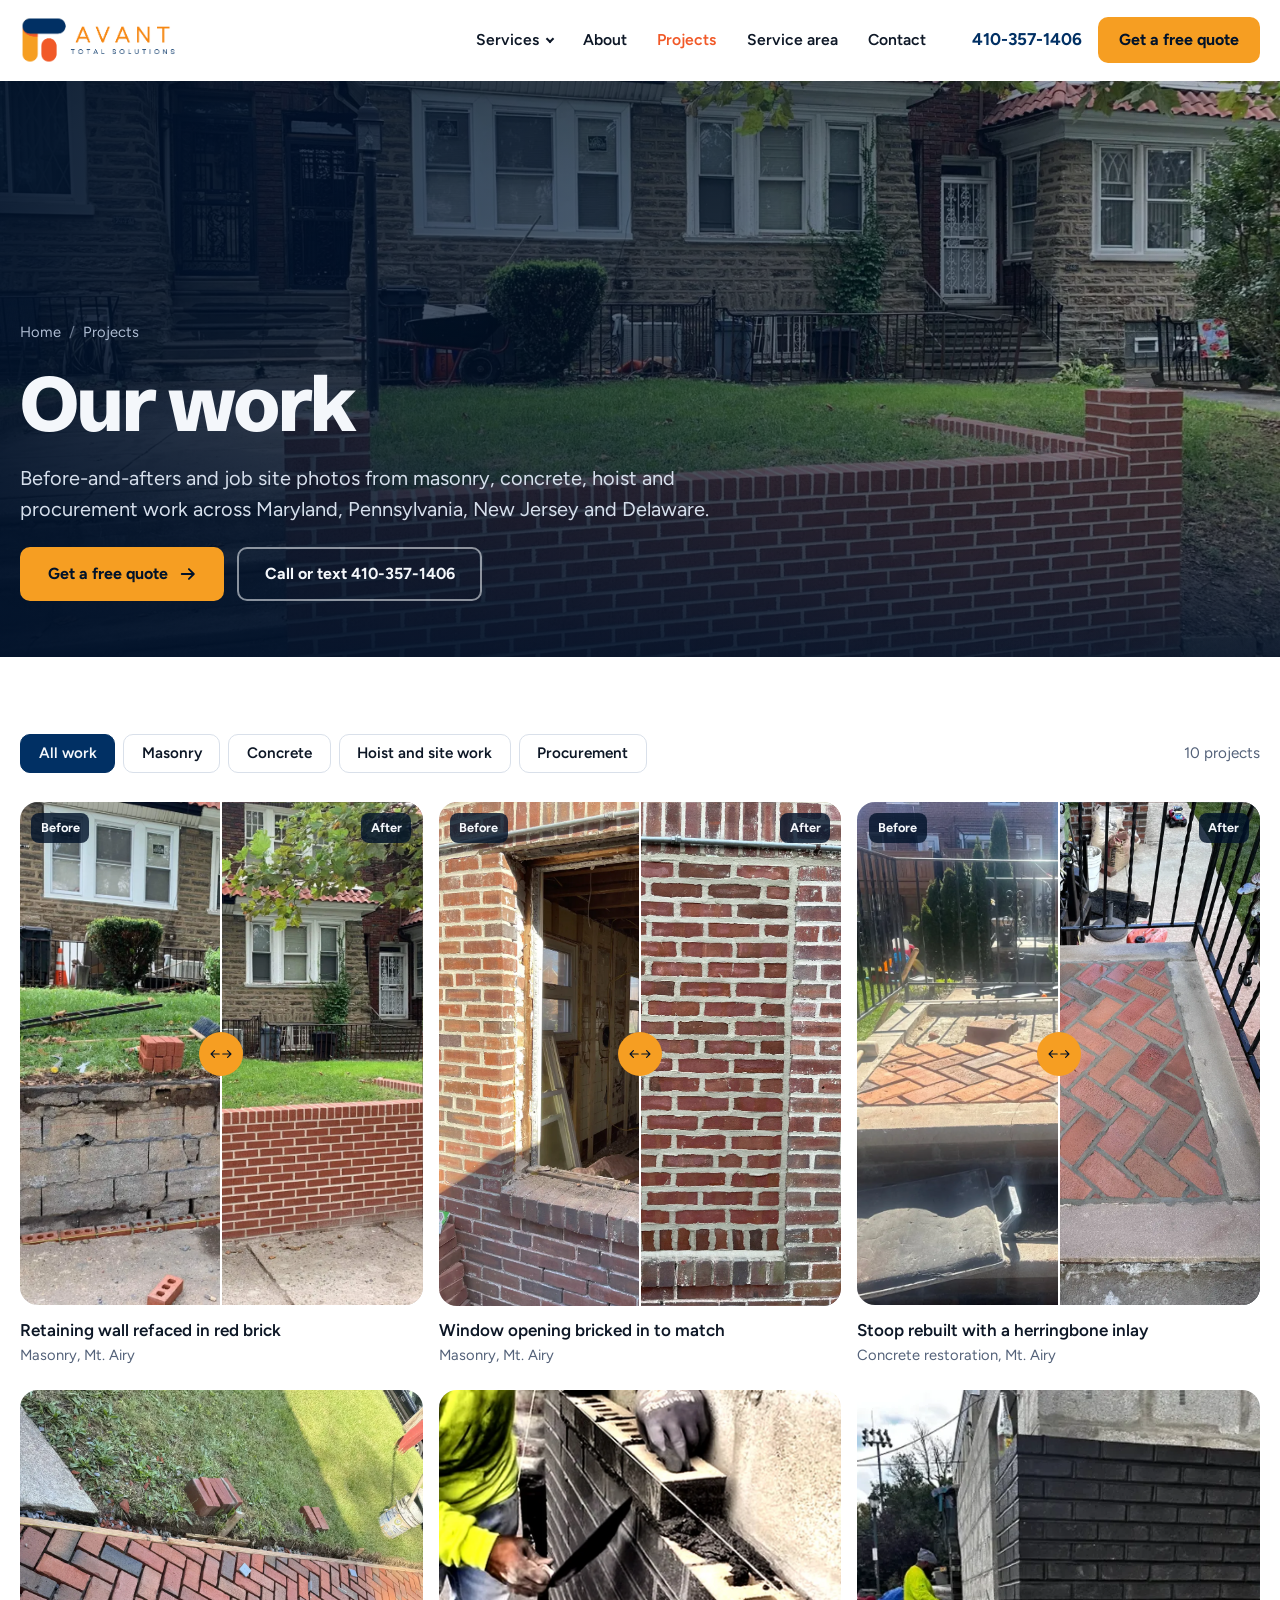
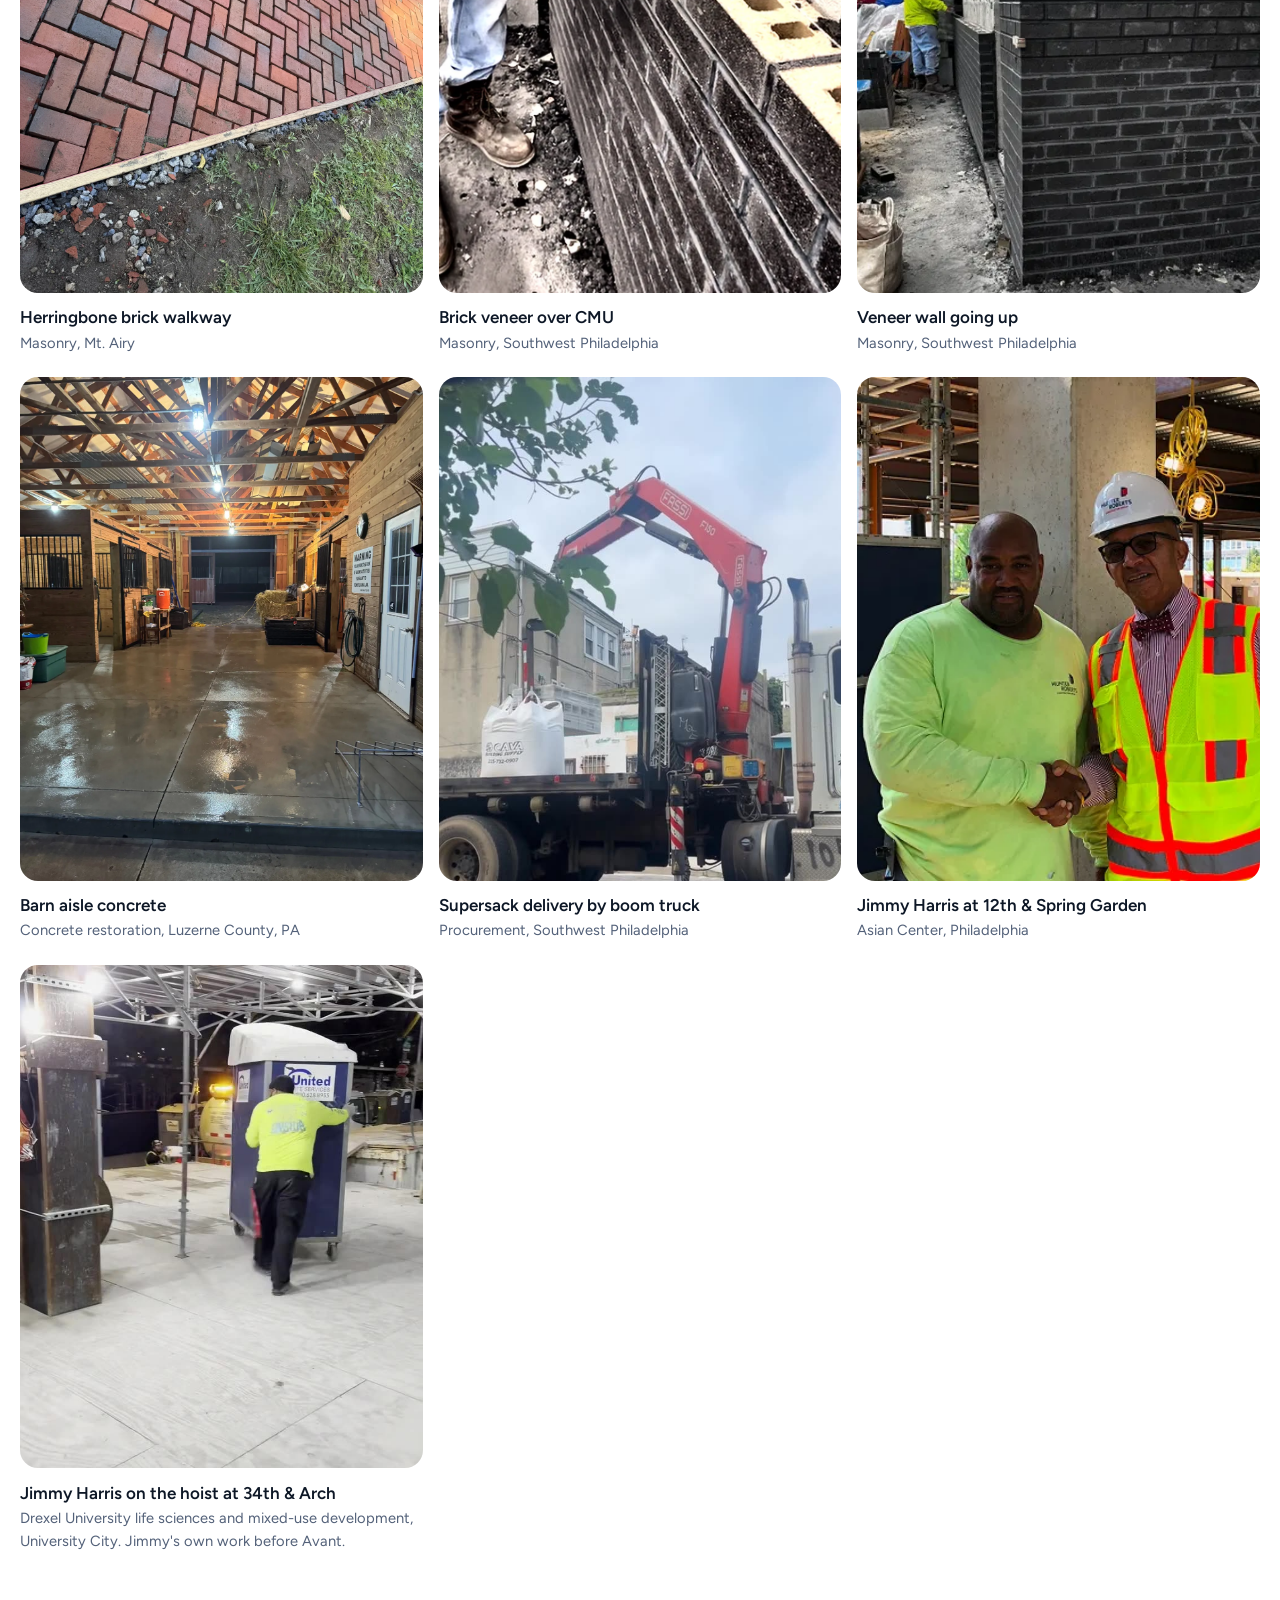
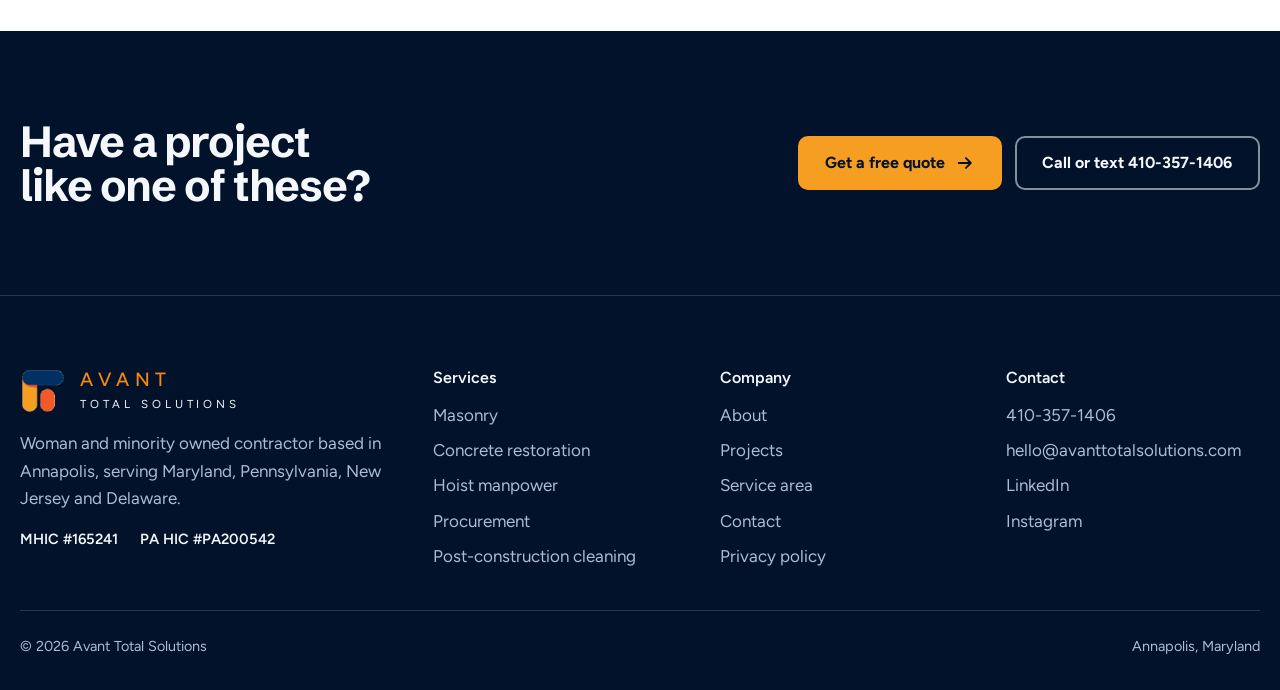
<file: projects.html>
<!doctype html>
<html lang="en">
<head>
<meta charset="utf-8">
<meta name="viewport" content="width=device-width, initial-scale=1, viewport-fit=cover">
<title>Projects and Before-and-Afters | Avant Total Solutions</title>
<meta name="claude:viewport-fit-sides" content="cover">
<meta name="description" content="Before-and-after masonry and concrete work, hoist placements and material deliveries from Avant Total Solutions across MD, PA, NJ and DE.">
<link rel="canonical" href="https://avanttotalsolutions.com/projects">
<meta property="og:type" content="website">
<meta property="og:site_name" content="Avant Total Solutions">
<meta property="og:title" content="Projects and Before-and-Afters | Avant Total Solutions">
<meta property="og:description" content="Before-and-after masonry and concrete work, hoist placements and material deliveries from Avant Total Solutions across MD, PA, NJ and DE.">
<meta property="og:url" content="https://avanttotalsolutions.com/projects">
<meta property="og:image" content="https://avanttotalsolutions.com/assets/photo/wall-after.webp">
<meta name="twitter:card" content="summary_large_image">
<meta name="theme-color" content="#01122a">
<link rel="icon" type="image/png" sizes="32x32" href="assets/img/favicon-32.png">
<link rel="apple-touch-icon" href="assets/img/apple-touch-icon.png">
<link rel="preconnect" href="https://fonts.googleapis.com">
<link rel="preconnect" href="https://fonts.gstatic.com" crossorigin>
<link rel="stylesheet" href="https://fonts.googleapis.com/css2?family=Schibsted+Grotesk:wght@500;600;700;800&family=Figtree:wght@400;500;600;700&display=swap">
<link rel="stylesheet" href="assets/css/site.css">
<script>document.documentElement.classList.add('js');</script>
<script type="application/ld+json">
{
 "@context": "https://schema.org",
 "@graph": [
  {
   "@type": "HomeAndConstructionBusiness",
   "@id": "https://avanttotalsolutions.com/#business",
   "name": "Avant Total Solutions",
   "url": "https://avanttotalsolutions.com/",
   "logo": "https://avanttotalsolutions.com/assets/img/logo-stacked.png",
   "image": "https://avanttotalsolutions.com/assets/photo/wall-after.webp",
   "telephone": "+1-410-357-1406",
   "email": "hello@avanttotalsolutions.com",
   "address": {
    "@type": "PostalAddress",
    "addressLocality": "Annapolis",
    "addressRegion": "MD",
    "addressCountry": "US"
   },
   "areaServed": [
    "Maryland",
    "Pennsylvania",
    "New Jersey",
    "Delaware"
   ],
   "openingHoursSpecification": [
    {
     "@type": "OpeningHoursSpecification",
     "dayOfWeek": [
      "Monday",
      "Tuesday",
      "Wednesday",
      "Thursday",
      "Friday"
     ],
     "opens": "07:00",
     "closes": "16:00"
    },
    {
     "@type": "OpeningHoursSpecification",
     "dayOfWeek": "Saturday",
     "opens": "08:00",
     "closes": "14:00"
    }
   ],
   "sameAs": [
    "https://www.linkedin.com/company/avant-total-solutions/",
    "https://www.instagram.com/at.solutions__"
   ]
  },
  {
   "@type": "BreadcrumbList",
   "itemListElement": [
    {
     "@type": "ListItem",
     "position": 1,
     "name": "Home",
     "item": "https://avanttotalsolutions.com/"
    },
    {
     "@type": "ListItem",
     "position": 2,
     "name": "Projects",
     "item": "https://avanttotalsolutions.com/projects"
    }
   ]
  }
 ]
}
</script>
</head>
<body>
<svg width="0" height="0" style="position:absolute" aria-hidden="true">
  <symbol id="arrow" viewBox="0 0 20 20"><path d="M3 10h13M11 4.5l5.5 5.5-5.5 5.5" fill="none" stroke="currentColor" stroke-width="2" stroke-linecap="round" stroke-linejoin="round"/></symbol>
  <symbol id="left" viewBox="0 0 20 20"><path d="M17 10H4M9 4.5 3.5 10 9 15.5" fill="none" stroke="currentColor" stroke-width="2" stroke-linecap="round" stroke-linejoin="round"/></symbol>
  <symbol id="pause" viewBox="0 0 16 16"><path d="M4 2.5h2.5v11H4zM9.5 2.5H12v11H9.5z" fill="currentColor"/></symbol>
  <symbol id="play" viewBox="0 0 16 16"><path d="M4 2.5l9.5 5.5L4 13.5z" fill="currentColor"/></symbol>
</svg>
<a class="skip" href="#main">Skip to content</a>

<header class="site-header" id="header">
  <div class="wrap">
    <a class="brand" href="./" aria-label="Avant Total Solutions home"><img src="assets/img/logo-horizontal.png" alt="Avant Total Solutions" width="375" height="115"></a>
    <nav class="nav" aria-label="Main">
      <div class="nav-dd" id="nav-dd" data-open="false">
        <button type="button" id="nav-dd-btn" aria-expanded="false" aria-controls="dd-panel">Services</button>
        <div class="dd-panel" id="dd-panel"><a href="masonry.html"><b>Masonry</b><small>Brick, stone, tuckpointing and facades</small></a><a href="concrete-restoration.html"><b>Concrete restoration</b><small>Spall repair, steps, sidewalks and ADA ramps</small></a><a href="hoist-manpower.html"><b>Hoist manpower</b><small>Local 542 trained operators for your hoist</small></a><a href="procurement.html"><b>Procurement</b><small>Materials and rentals, sourced and delivered</small></a><a href="post-construction-cleaning.html"><b>Post-construction cleaning</b><small>Rough, final and touch-up cleans</small></a><a class="all" href="./#services">All services</a></div>
      </div>
      <a href="about.html">About</a>
      <a href="projects.html" aria-current="page">Projects</a>
      <a href="service-area.html">Service area</a>
      <a href="contact.html">Contact</a>
    </nav>
    <div class="header-actions">
      <a class="header-phone" href="tel:+14103571406">410-357-1406</a>
      <a class="btn btn-amber" href="contact.html">Get a free quote</a>
      <button class="menu-btn" id="menu-btn" type="button" aria-expanded="false" aria-controls="mobile-menu" aria-label="Open menu"><span></span><span></span><span></span></button>
    </div>
  </div>
</header>

<div class="mobile-menu dark" id="mobile-menu" aria-hidden="true">
  <div class="wrap">
    <nav aria-label="Mobile">
      <a href="./#services">Services</a>
      <div class="sub"><a href="masonry.html">Masonry</a><a href="concrete-restoration.html">Concrete restoration</a><a href="hoist-manpower.html">Hoist manpower</a><a href="procurement.html">Procurement</a><a href="post-construction-cleaning.html">Post-construction cleaning</a></div>
      <a href="about.html">About</a>
      <a href="projects.html">Projects</a>
      <a href="service-area.html">Service area</a>
      <a href="contact.html">Contact</a>
    </nav>
    <div class="contact-row">
      <a class="btn btn-amber" href="contact.html">Get a free quote</a>
      <a class="btn btn-ghost" href="tel:+14103571406">Call or text 410-357-1406</a>
    </div>
  </div>
</div>

<main id="main">
  <section class="page-hero dark" id="top" aria-labelledby="page-title">
    <img class="bgimg" src="assets/photo/wall-after.webp" alt="" aria-hidden="true">
    <div class="wrap">
      <nav class="crumbs" aria-label="Breadcrumb"><a href="./">Home</a><span aria-hidden="true">/</span><span>Projects</span></nav>
      <h1 id="page-title">Our work</h1>
      <p class="lede">Before-and-afters and job site photos from masonry, concrete, hoist and procurement work across Maryland, Pennsylvania, New Jersey and Delaware.</p>
      <div class="hero-actions"><a class="btn btn-amber" href="contact.html">Get a free quote <svg class="arrow"><use href="#arrow"/></svg></a><a class="btn btn-ghost" href="tel:+14103571406">Call or text 410-357-1406</a></div>
    </div>
  </section>
  <section class="sp" aria-labelledby="proj-title">
    <div class="wrap">
      <div class="proj-top"><h2 id="proj-title" class="sr-only">Project gallery</h2><div class="chips" id="proj-filters" role="group" aria-label="Filter projects"><button type="button" data-f="all" aria-pressed="true">All work</button><button type="button" data-f="masonry" aria-pressed="false">Masonry</button><button type="button" data-f="concrete" aria-pressed="false">Concrete</button><button type="button" data-f="hoist" aria-pressed="false">Hoist and site work</button><button type="button" data-f="procurement" aria-pressed="false">Procurement</button></div><p class="proj-count" id="proj-count" aria-live="polite">10 projects</p></div>
      <div class="pgrid" id="pgrid"><figure class="pcard" data-cat="masonry"><div class="mini-compare" style="--pos: 50%"><img src="assets/photo/wall-before.webp" alt="Before: Failing block retaining wall refaced in red brick, with a soldier course cap and end piers" loading="lazy"><div class="after-wrap"><img src="assets/photo/wall-after.webp" alt="After: Failing block retaining wall refaced in red brick, with a soldier course cap and end piers" loading="lazy"></div><input type="range" min="0" max="100" value="50" aria-label="Compare before and after: Retaining wall refaced in red brick"><span class="handle" aria-hidden="true"><span class="grip"><svg><use href="#left"/></svg><svg><use href="#arrow"/></svg></span></span><span class="tag-b">Before</span><span class="tag-a">After</span></div><figcaption>Retaining wall refaced in red brick<span>Masonry, Mt. Airy</span></figcaption></figure><figure class="pcard" data-cat="masonry"><div class="mini-compare" style="--pos: 50%"><img src="assets/photo/window-before.webp" alt="Before: Window opening infilled with brick and mortar matched to the existing wall" loading="lazy"><div class="after-wrap"><img src="assets/photo/window-after.webp" alt="After: Window opening infilled with brick and mortar matched to the existing wall" loading="lazy"></div><input type="range" min="0" max="100" value="50" aria-label="Compare before and after: Window opening bricked in to match"><span class="handle" aria-hidden="true"><span class="grip"><svg><use href="#left"/></svg><svg><use href="#arrow"/></svg></span></span><span class="tag-b">Before</span><span class="tag-a">After</span></div><figcaption>Window opening bricked in to match<span>Masonry, Mt. Airy</span></figcaption></figure><figure class="pcard" data-cat="concrete"><div class="mini-compare" style="--pos: 50%"><img src="assets/photo/stoop-before.webp" alt="Before: Stoop rebuilt with a herringbone brick inlay inside a concrete border" loading="lazy"><div class="after-wrap"><img src="assets/photo/stoop-after.webp" alt="After: Stoop rebuilt with a herringbone brick inlay inside a concrete border" loading="lazy"></div><input type="range" min="0" max="100" value="50" aria-label="Compare before and after: Stoop rebuilt with a herringbone inlay"><span class="handle" aria-hidden="true"><span class="grip"><svg><use href="#left"/></svg><svg><use href="#arrow"/></svg></span></span><span class="tag-b">Before</span><span class="tag-a">After</span></div><figcaption>Stoop rebuilt with a herringbone inlay<span>Concrete restoration, Mt. Airy</span></figcaption></figure><figure class="pcard" data-cat="masonry"><img src="assets/photo/herringbone-walk.webp" alt="Herringbone brick walkway" loading="lazy"><figcaption>Herringbone brick walkway<span>Masonry, Mt. Airy</span></figcaption></figure><figure class="pcard" data-cat="masonry"><img src="assets/photo/veneer-closeup.webp" alt="Brick veneer over CMU" loading="lazy"><figcaption>Brick veneer over CMU<span>Masonry, Southwest Philadelphia</span></figcaption></figure><figure class="pcard" data-cat="masonry"><img src="assets/photo/brick-veneer-1.webp" alt="Veneer wall going up" loading="lazy"><figcaption>Veneer wall going up<span>Masonry, Southwest Philadelphia</span></figcaption></figure><figure class="pcard" data-cat="concrete"><img src="assets/photo/barn-floor-clean.webp" alt="Barn aisle concrete" loading="lazy"><figcaption>Barn aisle concrete<span>Concrete restoration, Luzerne County, PA</span></figcaption></figure><figure class="pcard" data-cat="procurement"><img src="assets/video/delivery.jpg" alt="Supersack delivery by boom truck" loading="lazy"><figcaption>Supersack delivery by boom truck<span>Procurement, Southwest Philadelphia</span></figcaption></figure><figure class="pcard" data-cat="hoist"><img src="assets/photo/crew-handshake.webp" alt="Jimmy Harris at 12th &amp; Spring Garden" loading="lazy"><figcaption>Jimmy Harris at 12th &amp; Spring Garden<span>Asian Center, Philadelphia</span></figcaption></figure><figure class="pcard" data-cat="hoist"><img src="assets/video/hoist.jpg" alt="Jimmy Harris on the hoist at 34th &amp; Arch" loading="lazy"><figcaption>Jimmy Harris on the hoist at 34th &amp; Arch<span>Drexel University life sciences and mixed-use development, University City. Jimmy's own work before Avant.</span></figcaption></figure></div>
    </div>
  </section>
  <section class="cta-band dark" aria-label="Request a quote">
    <div class="wrap">
      <h2>Have a project like one of these?</h2>
      <div class="acts">
        <a class="btn btn-amber" href="contact.html?service=Masonry">Get a free quote <svg class="arrow"><use href="#arrow"/></svg></a>
        <a class="btn btn-ghost" href="tel:+14103571406">Call or text 410-357-1406</a>
      </div>
    </div>
  </section>
</main>

<footer class="site-footer">
  <div class="wrap">
    <div class="foot-grid">
      <div class="foot-brand">
        <div class="wm"><img src="assets/img/logo-mark.png" alt="" width="116" height="116"><div><b>AVANT</b><small>TOTAL SOLUTIONS</small></div></div>
        <p>Woman and minority owned contractor based in Annapolis, serving Maryland, Pennsylvania, New Jersey and Delaware.</p>
        <div class="licenses"><span>MHIC #165241</span><span>PA HIC #PA200542</span></div>
      </div>
      <div><h4>Services</h4><ul><li><a href="masonry.html">Masonry</a></li><li><a href="concrete-restoration.html">Concrete restoration</a></li><li><a href="hoist-manpower.html">Hoist manpower</a></li><li><a href="procurement.html">Procurement</a></li><li><a href="post-construction-cleaning.html">Post-construction cleaning</a></li></ul></div>
      <div><h4>Company</h4><ul><li><a href="about.html">About</a></li><li><a href="projects.html">Projects</a></li><li><a href="service-area.html">Service area</a></li><li><a href="contact.html">Contact</a></li><li><a href="privacy.html">Privacy policy</a></li></ul></div>
      <div><h4>Contact</h4><ul><li><a href="tel:+14103571406">410-357-1406</a></li><li><a href="mailto:hello@avanttotalsolutions.com">hello@avanttotalsolutions.com</a></li><li><a href="https://www.linkedin.com/company/avant-total-solutions/">LinkedIn</a></li><li><a href="https://www.instagram.com/at.solutions__">Instagram</a></li></ul></div>
    </div>
    <div class="foot-legal"><span>© 2026 Avant Total Solutions</span><span>Annapolis, Maryland</span></div>
  </div>
</footer>

<script src="assets/js/site.js"></script>
</body>
</html>
</file>
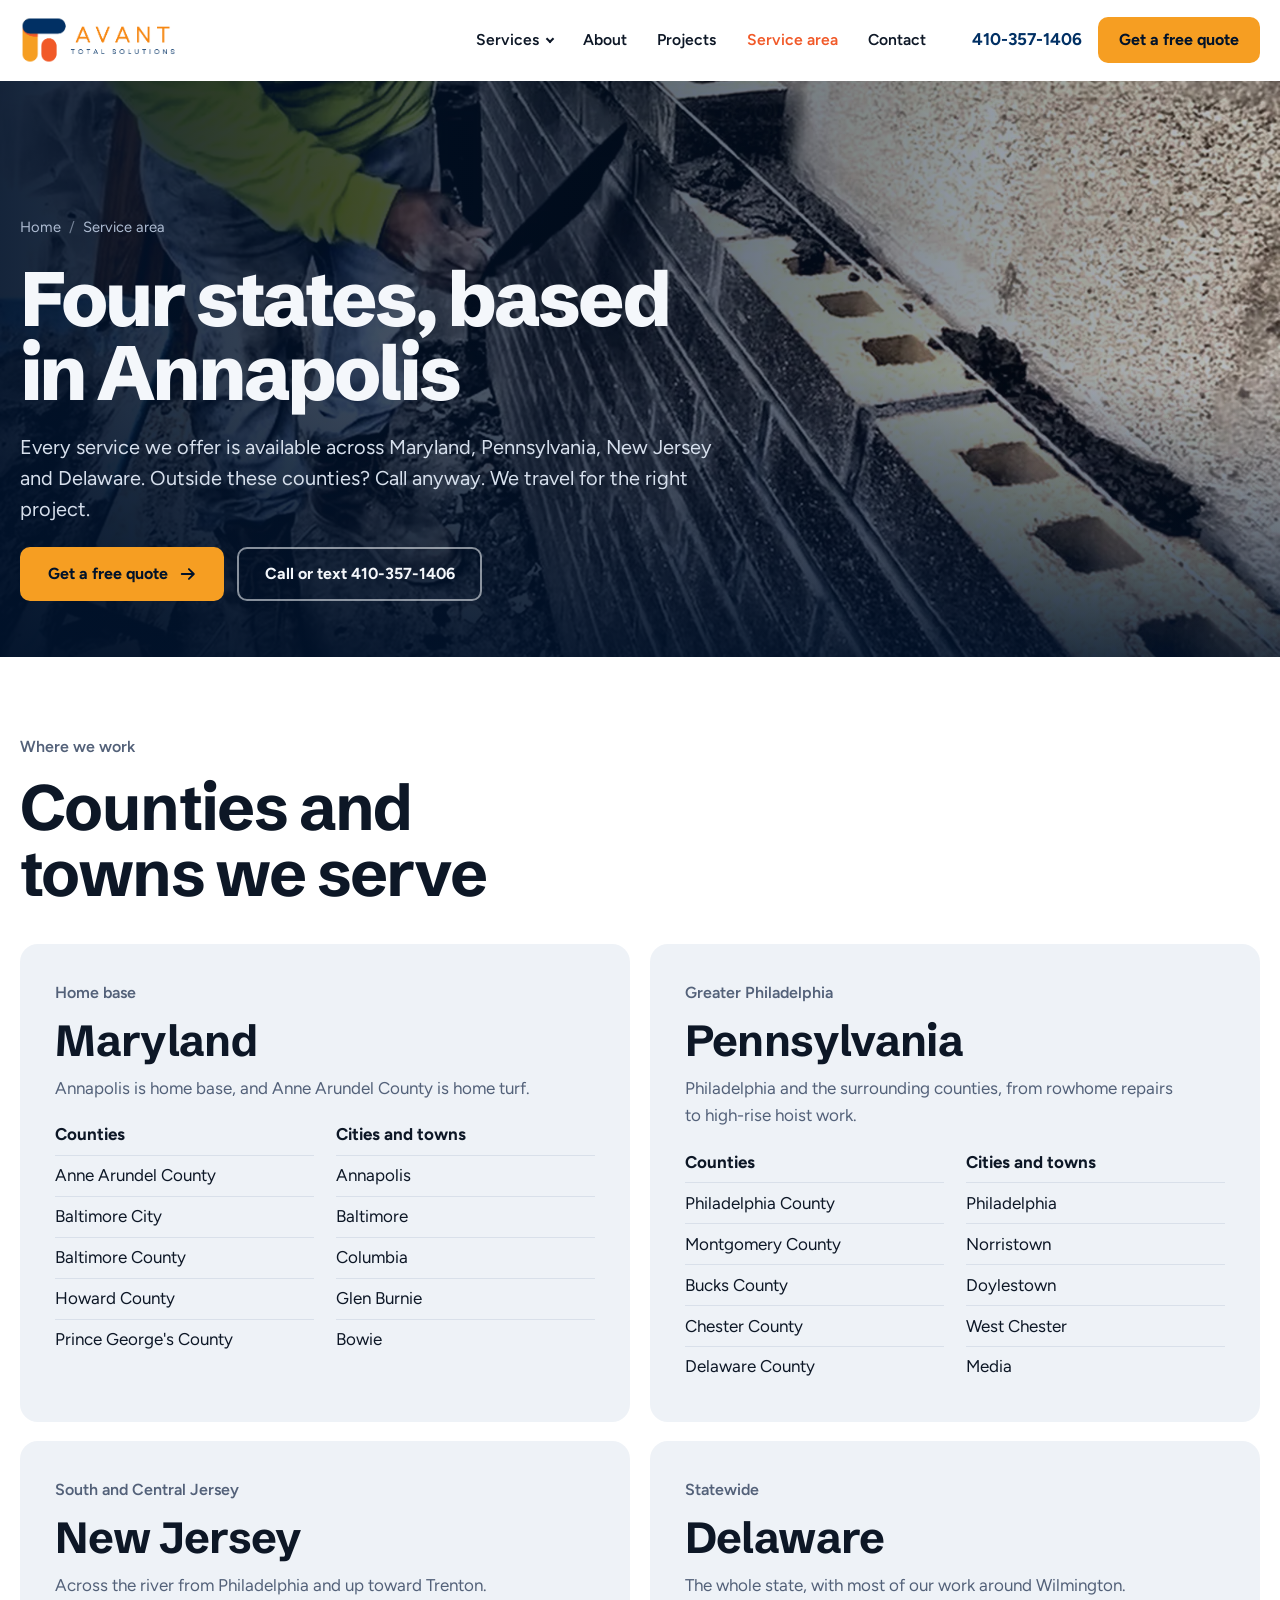
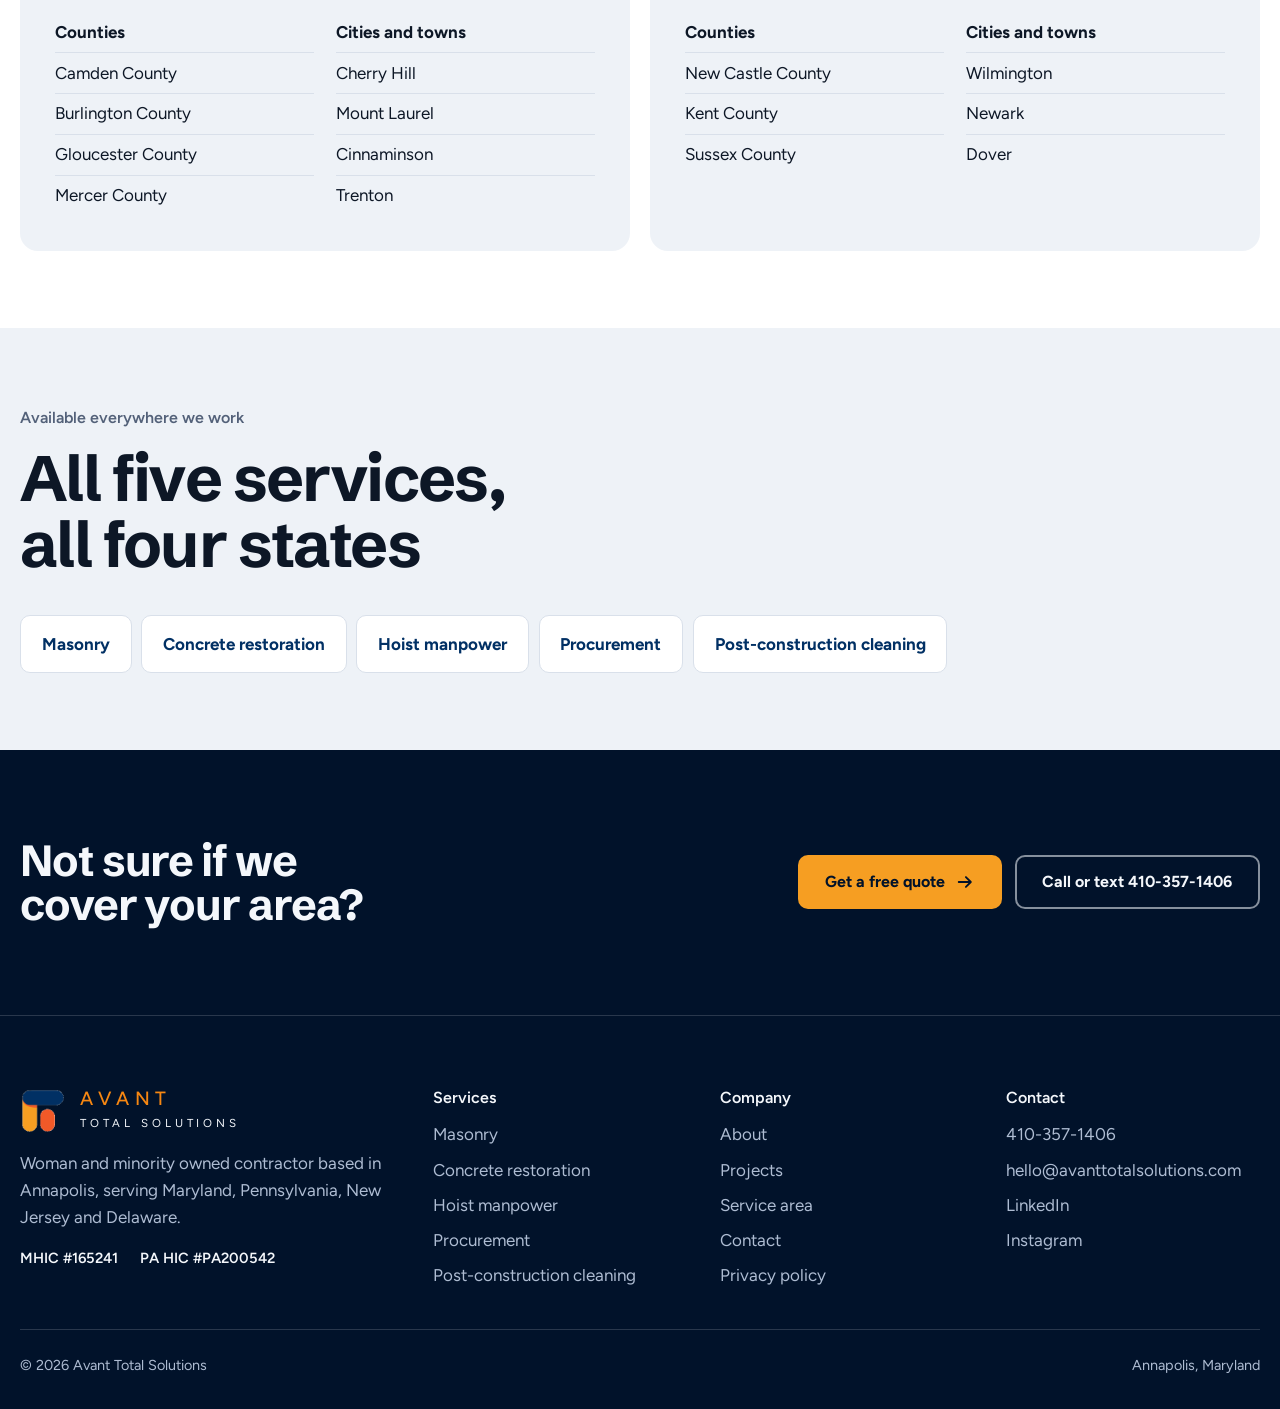
<file: service-area.html>
<!doctype html>
<html lang="en">
<head>
<meta charset="utf-8">
<meta name="viewport" content="width=device-width, initial-scale=1, viewport-fit=cover">
<title>Service Area: Maryland, Pennsylvania, New Jersey and Delaware | Avant Total Solutions</title>
<meta name="claude:viewport-fit-sides" content="cover">
<meta name="description" content="Avant Total Solutions serves Anne Arundel, Baltimore, Howard and Prince George&#x27;s in Maryland, Greater Philadelphia, South and Central New Jersey, and all of Delaware.">
<link rel="canonical" href="https://avanttotalsolutions.com/service-area">
<meta property="og:type" content="website">
<meta property="og:site_name" content="Avant Total Solutions">
<meta property="og:title" content="Service Area: Maryland, Pennsylvania, New Jersey and Delaware | Avant Total Solutions">
<meta property="og:description" content="Avant Total Solutions serves Anne Arundel, Baltimore, Howard and Prince George&#x27;s in Maryland, Greater Philadelphia, South and Central New Jersey, and all of Delaware.">
<meta property="og:url" content="https://avanttotalsolutions.com/service-area">
<meta property="og:image" content="https://avanttotalsolutions.com/assets/photo/wall-after.webp">
<meta name="twitter:card" content="summary_large_image">
<meta name="theme-color" content="#01122a">
<link rel="icon" type="image/png" sizes="32x32" href="assets/img/favicon-32.png">
<link rel="apple-touch-icon" href="assets/img/apple-touch-icon.png">
<link rel="preconnect" href="https://fonts.googleapis.com">
<link rel="preconnect" href="https://fonts.gstatic.com" crossorigin>
<link rel="stylesheet" href="https://fonts.googleapis.com/css2?family=Schibsted+Grotesk:wght@500;600;700;800&family=Figtree:wght@400;500;600;700&display=swap">
<link rel="stylesheet" href="assets/css/site.css">
<script>document.documentElement.classList.add('js');</script>
<script type="application/ld+json">
{
 "@context": "https://schema.org",
 "@graph": [
  {
   "@type": "HomeAndConstructionBusiness",
   "@id": "https://avanttotalsolutions.com/#business",
   "name": "Avant Total Solutions",
   "url": "https://avanttotalsolutions.com/",
   "logo": "https://avanttotalsolutions.com/assets/img/logo-stacked.png",
   "image": "https://avanttotalsolutions.com/assets/photo/wall-after.webp",
   "telephone": "+1-410-357-1406",
   "email": "hello@avanttotalsolutions.com",
   "address": {
    "@type": "PostalAddress",
    "addressLocality": "Annapolis",
    "addressRegion": "MD",
    "addressCountry": "US"
   },
   "areaServed": [
    "Maryland",
    "Pennsylvania",
    "New Jersey",
    "Delaware"
   ],
   "openingHoursSpecification": [
    {
     "@type": "OpeningHoursSpecification",
     "dayOfWeek": [
      "Monday",
      "Tuesday",
      "Wednesday",
      "Thursday",
      "Friday"
     ],
     "opens": "07:00",
     "closes": "16:00"
    },
    {
     "@type": "OpeningHoursSpecification",
     "dayOfWeek": "Saturday",
     "opens": "08:00",
     "closes": "14:00"
    }
   ],
   "sameAs": [
    "https://www.linkedin.com/company/avant-total-solutions/",
    "https://www.instagram.com/at.solutions__"
   ]
  },
  {
   "@type": "BreadcrumbList",
   "itemListElement": [
    {
     "@type": "ListItem",
     "position": 1,
     "name": "Home",
     "item": "https://avanttotalsolutions.com/"
    },
    {
     "@type": "ListItem",
     "position": 2,
     "name": "Service area",
     "item": "https://avanttotalsolutions.com/service-area"
    }
   ]
  }
 ]
}
</script>
</head>
<body>
<svg width="0" height="0" style="position:absolute" aria-hidden="true">
  <symbol id="arrow" viewBox="0 0 20 20"><path d="M3 10h13M11 4.5l5.5 5.5-5.5 5.5" fill="none" stroke="currentColor" stroke-width="2" stroke-linecap="round" stroke-linejoin="round"/></symbol>
  <symbol id="left" viewBox="0 0 20 20"><path d="M17 10H4M9 4.5 3.5 10 9 15.5" fill="none" stroke="currentColor" stroke-width="2" stroke-linecap="round" stroke-linejoin="round"/></symbol>
  <symbol id="pause" viewBox="0 0 16 16"><path d="M4 2.5h2.5v11H4zM9.5 2.5H12v11H9.5z" fill="currentColor"/></symbol>
  <symbol id="play" viewBox="0 0 16 16"><path d="M4 2.5l9.5 5.5L4 13.5z" fill="currentColor"/></symbol>
</svg>
<a class="skip" href="#main">Skip to content</a>

<header class="site-header" id="header">
  <div class="wrap">
    <a class="brand" href="./" aria-label="Avant Total Solutions home"><img src="assets/img/logo-horizontal.png" alt="Avant Total Solutions" width="375" height="115"></a>
    <nav class="nav" aria-label="Main">
      <div class="nav-dd" id="nav-dd" data-open="false">
        <button type="button" id="nav-dd-btn" aria-expanded="false" aria-controls="dd-panel">Services</button>
        <div class="dd-panel" id="dd-panel"><a href="masonry.html"><b>Masonry</b><small>Brick, stone, tuckpointing and facades</small></a><a href="concrete-restoration.html"><b>Concrete restoration</b><small>Spall repair, steps, sidewalks and ADA ramps</small></a><a href="hoist-manpower.html"><b>Hoist manpower</b><small>Local 542 trained operators for your hoist</small></a><a href="procurement.html"><b>Procurement</b><small>Materials and rentals, sourced and delivered</small></a><a href="post-construction-cleaning.html"><b>Post-construction cleaning</b><small>Rough, final and touch-up cleans</small></a><a class="all" href="./#services">All services</a></div>
      </div>
      <a href="about.html">About</a>
      <a href="projects.html">Projects</a>
      <a href="service-area.html" aria-current="page">Service area</a>
      <a href="contact.html">Contact</a>
    </nav>
    <div class="header-actions">
      <a class="header-phone" href="tel:+14103571406">410-357-1406</a>
      <a class="btn btn-amber" href="contact.html">Get a free quote</a>
      <button class="menu-btn" id="menu-btn" type="button" aria-expanded="false" aria-controls="mobile-menu" aria-label="Open menu"><span></span><span></span><span></span></button>
    </div>
  </div>
</header>

<div class="mobile-menu dark" id="mobile-menu" aria-hidden="true">
  <div class="wrap">
    <nav aria-label="Mobile">
      <a href="./#services">Services</a>
      <div class="sub"><a href="masonry.html">Masonry</a><a href="concrete-restoration.html">Concrete restoration</a><a href="hoist-manpower.html">Hoist manpower</a><a href="procurement.html">Procurement</a><a href="post-construction-cleaning.html">Post-construction cleaning</a></div>
      <a href="about.html">About</a>
      <a href="projects.html">Projects</a>
      <a href="service-area.html">Service area</a>
      <a href="contact.html">Contact</a>
    </nav>
    <div class="contact-row">
      <a class="btn btn-amber" href="contact.html">Get a free quote</a>
      <a class="btn btn-ghost" href="tel:+14103571406">Call or text 410-357-1406</a>
    </div>
  </div>
</div>

<main id="main">
  <section class="page-hero dark" id="top" aria-labelledby="page-title">
    <img class="bgimg" src="assets/photo/veneer-closeup.webp" alt="" aria-hidden="true">
    <div class="wrap">
      <nav class="crumbs" aria-label="Breadcrumb"><a href="./">Home</a><span aria-hidden="true">/</span><span>Service area</span></nav>
      <h1 id="page-title">Four states, based in Annapolis</h1>
      <p class="lede">Every service we offer is available across Maryland, Pennsylvania, New Jersey and Delaware. Outside these counties? Call anyway. We travel for the right project.</p>
      <div class="hero-actions"><a class="btn btn-amber" href="contact.html">Get a free quote <svg class="arrow"><use href="#arrow"/></svg></a><a class="btn btn-ghost" href="tel:+14103571406">Call or text 410-357-1406</a></div>
    </div>
  </section>
  <section class="sp" aria-labelledby="regions-title">
    <div class="wrap">
      <div class="sp-head"><span class="label">Where we work</span><h2 id="regions-title">Counties and towns we serve</h2></div>
      <div class="regions"><article class="region"><span class="label">Home base</span><h3>Maryland</h3><p>Annapolis is home base, and Anne Arundel County is home turf.</p><div class="reg-lists"><div><b>Counties</b><ul><li>Anne Arundel County</li><li>Baltimore City</li><li>Baltimore County</li><li>Howard County</li><li>Prince George's County</li></ul></div><div><b>Cities and towns</b><ul><li>Annapolis</li><li>Baltimore</li><li>Columbia</li><li>Glen Burnie</li><li>Bowie</li></ul></div></div></article><article class="region"><span class="label">Greater Philadelphia</span><h3>Pennsylvania</h3><p>Philadelphia and the surrounding counties, from rowhome repairs to high-rise hoist work.</p><div class="reg-lists"><div><b>Counties</b><ul><li>Philadelphia County</li><li>Montgomery County</li><li>Bucks County</li><li>Chester County</li><li>Delaware County</li></ul></div><div><b>Cities and towns</b><ul><li>Philadelphia</li><li>Norristown</li><li>Doylestown</li><li>West Chester</li><li>Media</li></ul></div></div></article><article class="region"><span class="label">South and Central Jersey</span><h3>New Jersey</h3><p>Across the river from Philadelphia and up toward Trenton.</p><div class="reg-lists"><div><b>Counties</b><ul><li>Camden County</li><li>Burlington County</li><li>Gloucester County</li><li>Mercer County</li></ul></div><div><b>Cities and towns</b><ul><li>Cherry Hill</li><li>Mount Laurel</li><li>Cinnaminson</li><li>Trenton</li></ul></div></div></article><article class="region"><span class="label">Statewide</span><h3>Delaware</h3><p>The whole state, with most of our work around Wilmington.</p><div class="reg-lists"><div><b>Counties</b><ul><li>New Castle County</li><li>Kent County</li><li>Sussex County</li></ul></div><div><b>Cities and towns</b><ul><li>Wilmington</li><li>Newark</li><li>Dover</li></ul></div></div></article></div>
    </div>
  </section>
  <section class="sp mist" aria-labelledby="svc-title">
    <div class="wrap">
      <div class="sp-head"><span class="label">Available everywhere we work</span><h2 id="svc-title">All five services, all four states</h2></div>
      <div class="svc-links"><a href="masonry.html">Masonry</a><a href="concrete-restoration.html">Concrete restoration</a><a href="hoist-manpower.html">Hoist manpower</a><a href="procurement.html">Procurement</a><a href="post-construction-cleaning.html">Post-construction cleaning</a></div>
    </div>
  </section>
  <section class="cta-band dark" aria-label="Request a quote">
    <div class="wrap">
      <h2>Not sure if we cover your area?</h2>
      <div class="acts">
        <a class="btn btn-amber" href="contact.html?service=Not+sure+yet">Get a free quote <svg class="arrow"><use href="#arrow"/></svg></a>
        <a class="btn btn-ghost" href="tel:+14103571406">Call or text 410-357-1406</a>
      </div>
    </div>
  </section>
</main>

<footer class="site-footer">
  <div class="wrap">
    <div class="foot-grid">
      <div class="foot-brand">
        <div class="wm"><img src="assets/img/logo-mark.png" alt="" width="116" height="116"><div><b>AVANT</b><small>TOTAL SOLUTIONS</small></div></div>
        <p>Woman and minority owned contractor based in Annapolis, serving Maryland, Pennsylvania, New Jersey and Delaware.</p>
        <div class="licenses"><span>MHIC #165241</span><span>PA HIC #PA200542</span></div>
      </div>
      <div><h4>Services</h4><ul><li><a href="masonry.html">Masonry</a></li><li><a href="concrete-restoration.html">Concrete restoration</a></li><li><a href="hoist-manpower.html">Hoist manpower</a></li><li><a href="procurement.html">Procurement</a></li><li><a href="post-construction-cleaning.html">Post-construction cleaning</a></li></ul></div>
      <div><h4>Company</h4><ul><li><a href="about.html">About</a></li><li><a href="projects.html">Projects</a></li><li><a href="service-area.html">Service area</a></li><li><a href="contact.html">Contact</a></li><li><a href="privacy.html">Privacy policy</a></li></ul></div>
      <div><h4>Contact</h4><ul><li><a href="tel:+14103571406">410-357-1406</a></li><li><a href="mailto:hello@avanttotalsolutions.com">hello@avanttotalsolutions.com</a></li><li><a href="https://www.linkedin.com/company/avant-total-solutions/">LinkedIn</a></li><li><a href="https://www.instagram.com/at.solutions__">Instagram</a></li></ul></div>
    </div>
    <div class="foot-legal"><span>© 2026 Avant Total Solutions</span><span>Annapolis, Maryland</span></div>
  </div>
</footer>

<script src="assets/js/site.js"></script>
</body>
</html>
</file>
<file: assets/css/site.css>
/* Avant Total Solutions
   Concept: the job site leads. Full-bleed footage and photography carry the page; type sits on it
   with confidence; navy holds the frame; amber is the one accent and marks every action.
   The logo's capsule appears in one place only: the service track. Left-aligned throughout. */
:root {
  --navy: #013064;
  --navy-deep: #021a38;
  --night: #01122a;
  --amber: #f69e22;
  --flame: #f15928;
  --ink: #0d1726;
  --muted: #536179;
  --paper: #ffffff;
  --mist: #eef2f7;
  --line: #d9e0ea;
  --on-dark: #f4f7fb;
  --on-dark-muted: #aebcd2;
  --on-dark-line: rgba(244,247,251,.16);

  --font-display: "Schibsted Grotesk", "Helvetica Neue", Arial, sans-serif;
  --font-body: "Figtree", "Helvetica Neue", Arial, sans-serif;

  --step-0: 1.0625rem;
  --step-1: 1.25rem;
  --step-2: clamp(1.5rem, 2.2vw, 1.85rem);
  --step-3: clamp(2rem, 3.4vw, 2.8rem);
  --step-4: clamp(2.5rem, 5vw, 4.25rem);
  --step-5: clamp(3rem, 7.2vw, 6.75rem);

  --pad: clamp(3.25rem, 6vw, 5.25rem);
  --wrap: 1280px;
  --r-sm: 10px;
  --r: 18px;
  --ease: cubic-bezier(.2, .7, .1, 1);
  color-scheme: light;
}

*, *::before, *::after { box-sizing: border-box; }
[hidden] { display: none !important; }
html { scroll-behavior: smooth; }
body { margin: 0; background: var(--paper); color: var(--ink); font-family: var(--font-body); font-size: var(--step-0); line-height: 1.6; -webkit-font-smoothing: antialiased; }
body::before { content: ""; position: fixed; inset: 0 0 auto; height: env(safe-area-inset-top, 0px); z-index: 60; background: var(--paper); }
img, video { max-width: 100%; height: auto; display: block; }
a { color: inherit; }
h1, h2, h3 { font-family: var(--font-display); margin: 0; line-height: 1.02; letter-spacing: -0.025em; text-wrap: balance; }
h2 { font-size: var(--step-4); font-weight: 700; }
h3 { font-size: var(--step-2); font-weight: 700; letter-spacing: -0.015em; }
p { margin: 0; }
section { scroll-margin-top: 70px; }
:focus-visible { outline: 3px solid var(--amber); outline-offset: 3px; border-radius: 4px; }
.sr-only { position: absolute; width: 1px; height: 1px; overflow: hidden; clip: rect(0 0 0 0); white-space: nowrap; }
.skip { position: absolute; left: 16px; top: -60px; z-index: 100; background: var(--navy); color: var(--on-dark); padding: .6rem 1rem; border-radius: var(--r-sm); }
.skip:focus { top: calc(12px + env(safe-area-inset-top, 0px)); }
.wrap { max-width: var(--wrap); margin-inline: auto; padding-left: max(20px, env(safe-area-inset-left, 0px)); padding-right: max(20px, env(safe-area-inset-right, 0px)); }
.lede { font-size: var(--step-1); line-height: 1.55; color: var(--muted); max-width: 56ch; }
.dark .lede { color: var(--on-dark-muted); }
.label { display: block; font-weight: 600; color: var(--muted); font-size: 1rem; }
.dark .label { color: var(--amber); }

/* Buttons */
.btn { display: inline-flex; align-items: center; justify-content: center; gap: .7rem; min-height: 54px; padding: .8rem 1.6rem; border-radius: var(--r-sm); border: 2px solid transparent; font: 700 1rem/1 var(--font-body); text-decoration: none; cursor: pointer; transition: background-color .2s, color .2s, border-color .2s; }
.btn .arrow { width: 18px; height: 18px; transition: transform .25s var(--ease); }
.btn:hover .arrow { transform: translateX(4px); }
.btn-amber { background: var(--amber); color: var(--night); }
.btn-amber:hover { background: #ffb247; }
.btn-ghost { border-color: currentColor; color: var(--navy); background: transparent; }
.btn-ghost:hover { background: var(--navy); color: var(--on-dark); border-color: var(--navy); }
.dark .btn-ghost { color: var(--on-dark); border-color: rgba(244,247,251,.55); }
.dark .btn-ghost:hover { background: var(--on-dark); color: var(--navy); border-color: var(--on-dark); }

/* Header */
.site-header { position: sticky; top: env(safe-area-inset-top, 0px); z-index: 50; background: var(--paper); border-bottom: 1px solid transparent; transition: border-color .25s, box-shadow .25s; }
.site-header.scrolled { border-color: var(--line); box-shadow: 0 10px 30px -24px rgba(1,18,42,.6); }
.site-header .wrap { display: flex; align-items: center; gap: 2rem; min-height: 80px; transition: min-height .25s var(--ease); }
.site-header.scrolled .wrap { min-height: 66px; }
.brand { margin-right: auto; flex: none; }
.brand img { height: 48px; width: auto; transition: height .25s var(--ease); }
.site-header.scrolled .brand img { height: 40px; }
.nav { display: flex; gap: .2rem; }
.nav a, .nav button { padding: .6rem .85rem; border: 0; background: none; border-radius: var(--r-sm); font: 600 .98rem/1 var(--font-body); color: var(--ink); text-decoration: none; cursor: pointer; transition: color .2s; }
.nav a:hover, .nav button:hover { color: var(--flame); }
.header-actions { display: flex; align-items: center; gap: 1rem; }
.header-phone { font-weight: 700; color: var(--navy); text-decoration: none; white-space: nowrap; }
.header-actions .btn { min-height: 46px; padding: .6rem 1.2rem; }
.menu-btn { display: none; width: 48px; height: 48px; border-radius: var(--r-sm); border: 2px solid var(--navy); background: var(--paper); cursor: pointer; position: relative; }
.menu-btn span { position: absolute; left: 12px; right: 12px; height: 2.5px; border-radius: 2px; background: var(--navy); transition: transform .3s var(--ease), opacity .2s; }
.menu-btn span:nth-child(1) { top: 15px; } .menu-btn span:nth-child(2) { top: 21px; } .menu-btn span:nth-child(3) { top: 27px; }
.menu-btn[aria-expanded="true"] span:nth-child(1) { transform: translateY(6px) rotate(45deg); }
.menu-btn[aria-expanded="true"] span:nth-child(2) { opacity: 0; }
.menu-btn[aria-expanded="true"] span:nth-child(3) { transform: translateY(-6px) rotate(-45deg); }
.mobile-menu { position: fixed; inset: 0; z-index: 45; background: var(--night); color: var(--on-dark); padding-top: calc(96px + env(safe-area-inset-top, 0px)); padding-bottom: calc(24px + env(safe-area-inset-bottom, 0px)); overflow-y: auto; opacity: 0; visibility: hidden; transition: opacity .25s, visibility .25s; }
.mobile-menu.open { opacity: 1; visibility: visible; }
.mobile-menu nav { display: grid; }
.mobile-menu nav a { font: 700 2rem/1.15 var(--font-display); letter-spacing: -0.02em; text-decoration: none; padding: .55rem 0; border-bottom: 1px solid var(--on-dark-line); }
.mobile-menu .contact-row { margin-top: 2rem; display: grid; gap: .8rem; }
@media (max-width: 1080px) { .nav, .header-phone { display: none; } .menu-btn { display: block; } }
@media (max-width: 520px) { .header-actions .btn { display: none; } .brand img { height: 42px; } }

/* Hero: the job site, full bleed */
.hero { position: relative; min-height: clamp(560px, 84vh, 880px); display: grid; align-items: end; color: var(--on-dark); background: var(--night); overflow: hidden; isolation: isolate; }
.hero video, .hero .poster { position: absolute; inset: 0; width: 100%; height: 100%; object-fit: cover; z-index: -2; }
.hero::after { content: ""; position: absolute; inset: 0; z-index: -1; background: linear-gradient(90deg, rgba(1,18,42,.9) 0%, rgba(1,18,42,.62) 45%, rgba(1,18,42,.15) 100%), linear-gradient(0deg, rgba(1,18,42,.85) 0%, rgba(1,18,42,0) 45%); }
.hero .wrap { width: 100%; padding-block: clamp(4rem, 10vw, 7rem) clamp(2.5rem, 5vw, 4rem); display: grid; gap: 2rem; }
.hero h1 { font-size: var(--step-5); font-weight: 800; letter-spacing: -0.045em; line-height: .92; display: grid; }
.hero h1 .ln { display: block; overflow: hidden; padding-bottom: .04em; }
.hero h1 .ln > span { display: inline-block; }
.hero .lede { color: #d6dfec; max-width: 50ch; }
.hero-actions { display: flex; flex-wrap: wrap; gap: .8rem; }
.hero-foot { display: flex; flex-wrap: wrap; gap: .6rem 2.2rem; padding-top: 1.4rem; border-top: 1px solid var(--on-dark-line); color: var(--on-dark-muted); font-size: .95rem; }
.hero-foot b { color: var(--on-dark); font-weight: 600; }
.video-toggle { position: absolute; right: max(20px, env(safe-area-inset-right, 0px)); bottom: clamp(2.5rem, 5vw, 4rem); width: 44px; height: 44px; border-radius: 50%; border: 1.5px solid rgba(244,247,251,.5); background: rgba(1,18,42,.4); color: var(--on-dark); cursor: pointer; display: grid; place-items: center; }
.video-toggle svg { width: 16px; height: 16px; }
@media (max-width: 700px) { .video-toggle { bottom: auto; top: 1rem; } }
@media (prefers-reduced-motion: no-preference) {
  .js .hero h1 .ln > span { animation: up .9s var(--ease) both; }
  .js .hero h1 .ln:nth-child(2) > span { animation-delay: .12s; }
  .js .hero h1 .ln:nth-child(3) > span { animation-delay: .24s; }
  .js .hero .lede, .js .hero-actions, .js .hero-foot { animation: fadeup .8s var(--ease) .45s both; }
}
@keyframes up { from { transform: translateY(105%); } to { transform: none; } }
@keyframes fadeup { from { opacity: 0; transform: translateY(14px); } to { opacity: 1; transform: none; } }
.pending { background: #ffe3b8; color: #6b3d00; border-radius: 5px; padding: 0 .3rem; font-weight: 700; }

/* Statement */
.statement { padding-block: var(--pad); }
.statement .wrap { display: grid; grid-template-columns: minmax(0, 1.6fr) minmax(0, 1fr); gap: clamp(2rem, 6vw, 6rem); align-items: end; }
.statement p.big { font: 500 clamp(1.6rem, 3vw, 2.5rem)/1.25 var(--font-display); letter-spacing: -0.02em; color: var(--navy); max-width: 30ch; }
.facts { display: grid; gap: 1.4rem; }
.fact { display: grid; grid-template-columns: 6.5rem 1fr; gap: 1rem; align-items: baseline; padding-top: 1.2rem; border-top: 1px solid var(--line); }
.fact b { font: 700 2.1rem/1 var(--font-display); color: var(--navy); letter-spacing: -0.03em; font-variant-numeric: tabular-nums; }
.fact span { color: var(--muted); }
@media (max-width: 900px) { .statement .wrap { grid-template-columns: 1fr; } }

/* Services: five panels in job order, one opens at a time */
.services { background: var(--night); color: var(--on-dark); padding-block: var(--pad); }
.services .head { display: flex; flex-wrap: wrap; justify-content: space-between; align-items: end; gap: 1.5rem 3rem; margin-bottom: clamp(2rem, 4vw, 3rem); }
.services .head-text { display: grid; gap: 1rem; max-width: 720px; }
.svc-tabs { display: none; }
.svc { display: flex; gap: 10px; height: clamp(540px, 64vh, 640px); }
.svc-item { position: relative; flex: 1 1 0; min-width: 0; border-radius: var(--r); overflow: hidden; cursor: pointer; isolation: isolate; transition: flex-grow .7s var(--ease); background: var(--navy-deep); }
.svc-item[data-open="true"] { flex-grow: 5.2; cursor: default; }
.svc-item .bg { position: absolute; inset: 0; z-index: -2; }
.svc-item .bg img, .svc-item .bg video { width: 100%; height: 100%; object-fit: cover; transform: scale(1.04); transition: transform 1.2s var(--ease); }
.svc-item[data-open="true"] .bg img, .svc-item[data-open="true"] .bg video { transform: scale(1); }
.svc-item::after { content: ""; position: absolute; inset: 0; z-index: -1; background: linear-gradient(0deg, rgba(1,18,42,.94) 0%, rgba(1,18,42,.55) 52%, rgba(1,18,42,.35) 100%); transition: background-color .5s; }
.svc-item:not([data-open="true"])::after { background-color: rgba(1,18,42,.45); }
.svc-trigger { position: absolute; inset: 0; width: 100%; border: 0; background: none; color: inherit; cursor: pointer; padding: 0; text-align: left; }
.svc-item[data-open="true"] .svc-trigger { pointer-events: none; }
.svc-closed { position: absolute; left: 0; right: 0; bottom: 0; padding: 1.4rem 1.2rem; display: grid; gap: .5rem; transition: opacity .3s; }
.svc-closed .n { font-weight: 600; color: var(--amber); font-size: .95rem; font-variant-numeric: tabular-nums; }
.svc-closed .t { font: 700 1.25rem/1.15 var(--font-display); letter-spacing: -0.01em; writing-mode: vertical-rl; transform: rotate(180deg); white-space: nowrap; }
.svc-item[data-open="true"] .svc-closed { opacity: 0; pointer-events: none; }
.svc-open { position: absolute; inset: auto 0 0 0; padding: clamp(1.5rem, 3vw, 2.6rem); display: grid; gap: 1.1rem; opacity: 0; transform: translateY(16px); transition: opacity .35s, transform .5s var(--ease); pointer-events: none; }
.svc-item[data-open="true"] .svc-open { opacity: 1; transform: none; transition-delay: .25s; pointer-events: auto; }
.svc-open .n { font-weight: 600; color: var(--amber); }
.svc-open h3 { font-size: var(--step-3); }
.svc-open p { color: #d3dcea; max-width: 48ch; font-size: 1.08rem; }
.svc-open ul { list-style: none; margin: 0; padding: 0; display: grid; grid-template-columns: 1fr 1fr; gap: .35rem 1.6rem; max-width: 640px; }
.svc-open li { padding: .45rem 0; border-bottom: 1px solid var(--on-dark-line); font-weight: 500; font-size: .98rem; }
.svc-open .btn { justify-self: start; }

.capsule-track { display: flex; align-self: end; gap: 6px; padding: 6px; border-radius: 999px; background: rgba(244,247,251,.07); }
.capsule-track span { width: 34px; height: 10px; border-radius: 999px; background: rgba(244,247,251,.22); transition: width .5s var(--ease), background-color .3s; }
.capsule-track span.on { width: 72px; background: var(--amber); }

@media (max-width: 980px) {
  .svc { display: grid; height: auto; gap: 14px; }
  .svc-item, .svc-item[data-open="true"] { cursor: default; }
  .svc-trigger, .svc-closed { display: none; }
  .svc-open, .svc-item[data-open="true"] .svc-open { position: relative; padding-top: 8.5rem; opacity: 1; transform: none; pointer-events: auto; transition: none; }
  .capsule-track { display: none; }
}
@media (max-width: 520px) { .svc-open ul { grid-template-columns: 1fr; } }

/* Before and after */
.ba { padding-block: var(--pad) 0; }
.ba-head { display: flex; flex-wrap: wrap; justify-content: space-between; align-items: end; gap: 1.5rem 3rem; margin-bottom: 1.8rem; }
.head-text { display: grid; gap: 1rem; max-width: 720px; }
.ba-tabs { display: flex; flex-wrap: wrap; gap: .5rem; }
.ba-tabs button { padding: .75rem 1.1rem; border-radius: var(--r-sm); border: 1.5px solid var(--line); background: var(--paper); color: var(--ink); font: 600 .95rem/1 var(--font-body); cursor: pointer; transition: background-color .2s, color .2s, border-color .2s; }
.ba-tabs button[aria-selected="true"] { background: var(--navy); border-color: var(--navy); color: var(--on-dark); }
.compare { position: relative; border-radius: var(--r); overflow: hidden; aspect-ratio: 16 / 10; max-height: 78vh; width: 100%; touch-action: pan-y; user-select: none; background: var(--mist); }
.compare img { position: absolute; inset: 0; width: 100%; height: 100%; object-fit: cover; object-position: center 68%; }
.compare .after-wrap { position: absolute; inset: 0; clip-path: inset(0 0 0 var(--pos, 50%)); }
.compare .handle { position: absolute; top: 0; bottom: 0; left: var(--pos, 50%); width: 0; pointer-events: none; }
.compare .handle::before { content: ""; position: absolute; top: 0; bottom: 0; left: -1.5px; width: 3px; background: var(--paper); box-shadow: 0 0 12px rgba(0,0,0,.35); }
.compare .grip { position: absolute; top: 50%; left: 0; transform: translate(-50%, -50%); width: 64px; height: 64px; border-radius: 50%; background: var(--amber); color: var(--night); display: flex; align-items: center; justify-content: center; gap: 2px; box-shadow: 0 8px 24px -8px rgba(0,0,0,.5); }
.compare .grip svg { width: 16px; height: 16px; }
.compare input[type="range"] { position: absolute; inset: 0; width: 100%; height: 100%; opacity: 0; cursor: ew-resize; margin: 0; }
.compare input[type="range"]:focus-visible ~ .handle .grip { outline: 3px solid var(--paper); outline-offset: 3px; }
.compare .tag-b, .compare .tag-a { position: absolute; top: 1rem; padding: .45rem .8rem; border-radius: var(--r-sm); background: rgba(1,18,42,.8); color: var(--on-dark); font-size: .88rem; font-weight: 700; pointer-events: none; }
.compare .tag-b { left: 1rem; } .compare .tag-a { right: 1rem; }
.ba-cap { display: flex; flex-wrap: wrap; justify-content: space-between; gap: .8rem 2rem; margin-top: 1.1rem; }
.ba-cap p { font-weight: 600; max-width: 60ch; }
.ba-tags { display: flex; gap: .5rem; }
.ba-tags span { padding: .3rem .7rem; border-radius: var(--r-sm); background: var(--mist); color: var(--muted); font-size: .88rem; font-weight: 600; }
@media (max-width: 700px) { .compare { aspect-ratio: 3 / 4; } }

/* Proof: footage behind client words */
.proof { position: relative; color: var(--on-dark); isolation: isolate; overflow: hidden; background: var(--night); }
.proof video, .proof .poster { position: absolute; inset: 0; width: 100%; height: 100%; object-fit: cover; z-index: -2; }
.proof::after { content: ""; position: absolute; inset: 0; z-index: -1; background: linear-gradient(90deg, rgba(1,18,42,.92) 0%, rgba(1,18,42,.78) 55%, rgba(1,18,42,.5) 100%); }
.proof .wrap { padding-block: var(--pad); display: grid; gap: 2.4rem; }
.proof blockquote { margin: 0; display: grid; gap: 1.6rem; max-width: 860px; min-height: 15rem; align-content: start; }
.proof blockquote p { font: 500 clamp(1.45rem, 2.7vw, 2.25rem)/1.3 var(--font-display); letter-spacing: -0.015em; }
.proof cite { font-style: normal; color: var(--on-dark-muted); }
.proof cite b { color: var(--on-dark); }
.proof-nav { display: flex; flex-wrap: wrap; gap: .6rem; }
.proof-nav button { padding: .7rem 1.1rem; border-radius: var(--r-sm); border: 1.5px solid rgba(244,247,251,.35); background: rgba(1,18,42,.35); color: var(--on-dark); font: 600 .95rem/1 var(--font-body); cursor: pointer; transition: background-color .2s, color .2s, border-color .2s; }
.proof-nav button[aria-selected="true"] { background: var(--on-dark); color: var(--navy); border-color: var(--on-dark); }
@media (prefers-reduced-motion: no-preference) { .proof blockquote.entering { animation: fadeup .5s var(--ease) both; } }

/* Lead operator */
.lead { padding-block: var(--pad); }
.lead .wrap { display: grid; grid-template-columns: minmax(0, 1fr) minmax(0, 1fr); gap: clamp(2rem, 6vw, 6rem); align-items: center; }
.lead figure { margin: 0; position: relative; }
.lead figure img { width: 100%; aspect-ratio: 4 / 5; object-fit: cover; border-radius: var(--r); }
.lead figure figcaption { position: absolute; left: 1rem; bottom: 1rem; padding: .5rem .8rem; border-radius: var(--r-sm); background: var(--paper); font-size: .88rem; font-weight: 600; color: var(--navy); }
.lead-copy { display: grid; gap: 1.3rem; min-width: 0; }
.lead-copy p { color: var(--muted); max-width: 56ch; }
.unions { display: grid; grid-template-columns: 1fr 1fr; gap: 1rem; margin-top: .4rem; }
.union { display: grid; gap: .5rem; padding-top: 1rem; border-top: 3px solid var(--navy); }
.union:nth-child(2) { border-color: var(--amber); }
.union b { font: 700 2.2rem/1 var(--font-display); color: var(--navy); letter-spacing: -0.03em; }
.union span { color: var(--muted); font-size: .95rem; }
@media (max-width: 900px) { .lead .wrap { grid-template-columns: 1fr; } .lead figure { max-width: 480px; } }

/* On the job: photo strip */
.onsite { padding-block: 0 var(--pad); }
.onsite .head { display: flex; flex-wrap: wrap; justify-content: space-between; align-items: end; gap: 1rem 2rem; margin-bottom: 1.8rem; }
.strip-ctrl { display: flex; gap: .5rem; }
.strip-ctrl button { width: 48px; height: 48px; border-radius: 50%; border: 1.5px solid var(--line); background: var(--paper); color: var(--navy); cursor: pointer; display: grid; place-items: center; transition: border-color .2s, background-color .2s; }
.strip-ctrl button:hover { border-color: var(--navy); }
.strip-ctrl svg { width: 18px; height: 18px; }
.strip { display: grid; grid-auto-flow: column; grid-auto-columns: minmax(260px, 30%); gap: 14px; overflow-x: auto; scroll-snap-type: x mandatory; scrollbar-width: none; padding-inline: max(20px, calc((100vw - var(--wrap)) / 2 + 20px)); scroll-padding-inline: max(20px, calc((100vw - var(--wrap)) / 2 + 20px)); }
.strip::-webkit-scrollbar { display: none; }
.strip figure { margin: 0; scroll-snap-align: start; display: grid; gap: .7rem; }
.strip img { width: 100%; aspect-ratio: 4 / 5; object-fit: cover; border-radius: var(--r); background: var(--mist); }
.strip figcaption { font-weight: 600; font-size: .95rem; }
.strip figcaption span { display: block; font-weight: 400; color: var(--muted); }
@media (max-width: 700px) { .strip { grid-auto-columns: 78%; } }

/* Process */
.process { padding-block: var(--pad); background: var(--mist); }
.process .head { display: grid; gap: 1rem; max-width: 760px; margin-bottom: clamp(2.2rem, 4vw, 3.2rem); }
.steps { list-style: none; margin: 0; padding: 0; display: grid; grid-template-columns: repeat(4, minmax(0, 1fr)); gap: 0; counter-reset: s; }
.steps li { counter-increment: s; display: grid; gap: .7rem; align-content: start; padding: 1.6rem 1.6rem 1.6rem 0; border-top: 2px solid var(--navy); }
.steps li + li { padding-left: 1.6rem; border-left: 1px solid var(--line); }
.steps li::before { content: counter(s); font: 700 2.6rem/1 var(--font-display); color: var(--amber); letter-spacing: -0.03em; }
.steps h3 { font-size: 1.3rem; }
.steps p { color: var(--muted); }
@media (max-width: 900px) { .steps { grid-template-columns: 1fr 1fr; } .steps li:nth-child(3) { padding-left: 0; border-left: 0; } }
@media (max-width: 560px) { .steps { grid-template-columns: 1fr; } .steps li, .steps li + li { padding-left: 0; border-left: 0; } }

/* Service area */
.area { background: var(--navy); color: var(--on-dark); padding-block: var(--pad); }
.area .wrap { display: grid; grid-template-columns: minmax(0, 1fr) minmax(0, 1fr); gap: clamp(2rem, 6vw, 6rem); align-items: start; }
.area .head { display: grid; gap: 1rem; }
.states { display: grid; }
.states button { display: grid; grid-template-columns: 4rem 1fr auto; align-items: center; gap: 1rem; padding: 1.3rem 0; border: 0; border-bottom: 1px solid var(--on-dark-line); background: none; color: var(--on-dark); text-align: left; cursor: pointer; font: inherit; }
.states button:first-child { border-top: 1px solid var(--on-dark-line); }
.states .ab { font: 700 1.6rem/1 var(--font-display); color: var(--on-dark-muted); transition: color .2s; }
.states .nm { font: 600 1.25rem/1.2 var(--font-display); }
.states .pl { width: 28px; height: 28px; border-radius: 50%; border: 1.5px solid var(--on-dark-line); position: relative; transition: transform .3s var(--ease), background-color .2s; }
.states .pl::before, .states .pl::after { content: ""; position: absolute; left: 50%; top: 50%; width: 10px; height: 2px; background: var(--on-dark); transform: translate(-50%, -50%); }
.states .pl::after { transform: translate(-50%, -50%) rotate(90deg); }
.states .ct { grid-column: 2 / -1; color: var(--on-dark-muted); max-height: 0; overflow: hidden; transition: max-height .4s var(--ease); }
.states button[aria-expanded="true"] .ab { color: var(--amber); }
.states button[aria-expanded="true"] .pl { background: var(--amber); border-color: var(--amber); transform: rotate(45deg); }
.states button[aria-expanded="true"] .pl::before, .states button[aria-expanded="true"] .pl::after { background: var(--night); }
.states button[aria-expanded="true"] .ct { max-height: 8rem; }
@media (max-width: 900px) { .area .wrap { grid-template-columns: 1fr; } }

/* FAQ */
.faq-sec { padding-block: var(--pad); }
.faq-sec .wrap { display: grid; grid-template-columns: minmax(0, .8fr) minmax(0, 1.2fr); gap: clamp(2rem, 6vw, 6rem); }
.faq-sec .head { display: grid; gap: 1rem; align-content: start; }
.faq { border-top: 2px solid var(--navy); }
.faq details { border-bottom: 1px solid var(--line); }
.faq summary { list-style: none; cursor: pointer; display: flex; justify-content: space-between; align-items: center; gap: 1rem; padding: 1.3rem 0; font: 600 1.15rem/1.3 var(--font-display); letter-spacing: -0.01em; }
.faq summary::-webkit-details-marker { display: none; }
.faq summary .pl { flex: none; width: 30px; height: 30px; border-radius: 50%; border: 1.5px solid var(--line); position: relative; transition: transform .3s var(--ease), background-color .2s, border-color .2s; }
.faq summary .pl::before, .faq summary .pl::after { content: ""; position: absolute; left: 50%; top: 50%; width: 11px; height: 2px; background: var(--navy); transform: translate(-50%, -50%); }
.faq summary .pl::after { transform: translate(-50%, -50%) rotate(90deg); }
.faq details[open] .pl { transform: rotate(45deg); background: var(--amber); border-color: var(--amber); }
.faq .ans { padding: 0 0 1.4rem; color: var(--muted); max-width: 62ch; }
@media (max-width: 900px) { .faq-sec .wrap { grid-template-columns: 1fr; } }

/* Quote */
.quote { background: var(--night); color: var(--on-dark); padding-block: var(--pad); }
.quote .wrap { display: grid; grid-template-columns: minmax(0, .85fr) minmax(0, 1.15fr); gap: clamp(2rem, 6vw, 5.5rem); align-items: start; }
.quote .head { display: grid; gap: 1rem; }
.contact-list { display: grid; gap: 1.2rem; margin-top: 2.2rem; }
.contact-list div { display: grid; gap: .15rem; padding-top: 1rem; border-top: 1px solid var(--on-dark-line); }
.contact-list span { color: var(--on-dark-muted); font-size: .92rem; }
.contact-list a, .contact-list strong { color: var(--on-dark); font-weight: 600; font-size: 1.15rem; text-decoration: none; }
.qform { background: var(--paper); color: var(--ink); border-radius: var(--r); padding: clamp(1.4rem, 3.5vw, 2.6rem); display: grid; gap: 1.5rem; min-width: 0; }
.progress { display: grid; grid-template-columns: repeat(3, 1fr); gap: .5rem; }
.progress span { height: 4px; border-radius: 4px; background: var(--line); transition: background-color .3s; }
.progress span.done, .progress span.now { background: var(--amber); }
.step-title { display: flex; justify-content: space-between; align-items: baseline; gap: 1rem; }
.step-title h3 { font-size: var(--step-2); }
.step-title span { color: var(--muted); font-size: .92rem; white-space: nowrap; }
.fs { border: 0; margin: 0; padding: 0; display: grid; gap: 1rem; min-width: 0; }
.fs[hidden] { display: none; }
.picks { display: grid; grid-template-columns: 1fr 1fr; gap: .6rem; }
.picks label { position: relative; }
.picks input { position: absolute; opacity: 0; inset: 0; cursor: pointer; margin: 0; }
.picks span { display: flex; align-items: center; justify-content: space-between; gap: .6rem; min-height: 56px; padding: .8rem 1rem; border-radius: var(--r-sm); border: 1.5px solid var(--line); font-weight: 600; cursor: pointer; transition: border-color .2s, background-color .2s; }
.picks span::after { content: ""; flex: none; width: 20px; height: 20px; border-radius: 6px; border: 1.5px solid var(--line); background: var(--paper) center / 12px no-repeat; transition: background-color .2s, border-color .2s; }
.picks input:checked + span { border-color: var(--navy); background: var(--mist); }
.picks input:checked + span::after { background-color: var(--navy); border-color: var(--navy); background-image: url("data:image/svg+xml,%3Csvg xmlns='http://www.w3.org/2000/svg' viewBox='0 0 12 12'%3E%3Cpath d='M2 6.5l2.5 2.5L10 3.5' fill='none' stroke='white' stroke-width='2' stroke-linecap='round' stroke-linejoin='round'/%3E%3C/svg%3E"); }
.picks input:focus-visible + span { outline: 3px solid var(--amber); outline-offset: 2px; }
.row2 { display: grid; grid-template-columns: 1fr 1fr; gap: 1rem; }
.field { display: grid; gap: .4rem; min-width: 0; }
.field label { font-weight: 600; font-size: .95rem; }
.field input, .field select, .field textarea { width: 100%; min-height: 54px; padding: .8rem 1rem; border-radius: var(--r-sm); border: 1.5px solid var(--line); background: var(--paper); color: var(--ink); font: 400 1rem var(--font-body); transition: border-color .2s, box-shadow .2s; }
.field textarea { min-height: 130px; resize: vertical; }
.field input:focus, .field select:focus, .field textarea:focus { outline: none; border-color: var(--navy); box-shadow: 0 0 0 4px rgba(246,158,34,.3); }
.err { color: #b3261e; font-size: .9rem; font-weight: 600; }
.form-nav { display: flex; flex-wrap: wrap; gap: .75rem; }
.form-nav .spacer { flex: 1; }
.fine { color: var(--muted); font-size: .88rem; }
.done-msg { display: grid; gap: .8rem; padding: .5rem 0; }
.done-msg h3 { font-size: var(--step-3); color: var(--navy); }
@media (max-width: 900px) { .quote .wrap { grid-template-columns: 1fr; } }
@media (max-width: 520px) { .row2, .picks { grid-template-columns: 1fr; } }

/* Footer */
.site-footer { background: var(--night); color: var(--on-dark-muted); border-top: 1px solid var(--on-dark-line); }
.site-footer .wrap { padding-block: clamp(3rem, 6vw, 4.5rem) 2rem; display: grid; gap: 2.5rem; }
.foot-grid { display: grid; grid-template-columns: minmax(0, 1.5fr) repeat(3, minmax(0, 1fr)); gap: 2rem; }
.foot-brand { display: grid; gap: 1rem; align-content: start; }
.wm { display: flex; align-items: center; gap: .9rem; }
.wm img { width: 46px; height: auto; }
.wm b { display: block; font: 500 1.2rem/1 var(--font-body); letter-spacing: .3em; color: #f68712; }
.wm small { display: block; margin-top: .35rem; font-size: .72rem; letter-spacing: .34em; color: var(--on-dark); }
.foot-brand p { max-width: 38ch; }
.licenses { display: flex; flex-wrap: wrap; gap: .5rem 1.4rem; color: var(--on-dark); font-weight: 600; font-size: .92rem; }
.foot-grid h4 { margin: 0 0 .9rem; font: 600 1rem/1.2 var(--font-body); color: var(--on-dark); }
.foot-grid ul { list-style: none; margin: 0; padding: 0; display: grid; gap: .5rem; }
.foot-grid a { color: var(--on-dark-muted); text-decoration: none; }
.foot-grid a:hover { color: var(--amber); }
.foot-legal { display: flex; flex-wrap: wrap; justify-content: space-between; gap: .8rem; padding-top: 1.5rem; border-top: 1px solid var(--on-dark-line); font-size: .9rem; }
@media (max-width: 900px) { .foot-grid { grid-template-columns: 1fr 1fr; } .foot-brand { grid-column: 1 / -1; } }
@media (max-width: 460px) { .foot-grid { grid-template-columns: 1fr; } }

@media (prefers-reduced-motion: reduce) {
  html { scroll-behavior: auto; }
  *, *::before, *::after { animation: none !important; transition-duration: .01ms !important; }
}

/* Services dropdown */
.nav-dd { position: relative; }
.nav-dd > button::after { content: ""; display: inline-block; width: 6px; height: 6px; margin-left: .45rem; border-right: 2px solid currentColor; border-bottom: 2px solid currentColor; transform: translateY(-3px) rotate(45deg); transition: transform .2s; }
.nav-dd[data-open="true"] > button::after { transform: translateY(1px) rotate(225deg); }
.dd-panel { position: absolute; top: calc(100% + 14px); left: -1rem; width: 360px; padding: .5rem; background: var(--paper); border: 1px solid var(--line); border-radius: var(--r); box-shadow: 0 24px 48px -24px rgba(1,18,42,.45); display: grid; opacity: 0; visibility: hidden; transform: translateY(-6px); transition: opacity .2s, transform .25s var(--ease), visibility .2s; }
.nav-dd[data-open="true"] .dd-panel { opacity: 1; visibility: visible; transform: none; }
.dd-panel a { display: grid; gap: .15rem; padding: .75rem .9rem; border-radius: var(--r-sm); text-decoration: none; color: var(--ink); }
.dd-panel a:hover { background: var(--mist); color: var(--ink); }
.dd-panel b { font-weight: 700; font-size: 1rem; }
.dd-panel small { color: var(--muted); font-size: .88rem; line-height: 1.35; }
.dd-panel .all { border-top: 1px solid var(--line); margin-top: .3rem; padding-top: .85rem; color: var(--navy); font-weight: 700; }
.nav a[aria-current="page"] { color: var(--flame); }
.mobile-menu .sub { display: flex; flex-wrap: wrap; gap: .5rem; padding: .3rem 0 1rem; border-bottom: 1px solid var(--on-dark-line); }
.mobile-menu .sub a { padding: .55rem .9rem; border: 1.5px solid var(--on-dark-line); border-radius: var(--r-sm); text-decoration: none; font-weight: 600; font-size: .95rem; }

/* Service page hero */
.page-hero { position: relative; min-height: clamp(460px, 64vh, 660px); display: grid; align-items: end; color: var(--on-dark); background: var(--night); overflow: hidden; isolation: isolate; }
.page-hero video, .page-hero img.bgimg { position: absolute; inset: 0; width: 100%; height: 100%; object-fit: cover; z-index: -2; }
.page-hero::after { content: ""; position: absolute; inset: 0; z-index: -1; background: linear-gradient(90deg, rgba(1,18,42,.92) 0%, rgba(1,18,42,.6) 55%, rgba(1,18,42,.25) 100%), linear-gradient(0deg, rgba(1,18,42,.8) 0%, rgba(1,18,42,0) 50%); }
.page-hero .wrap { width: 100%; padding-block: clamp(3.5rem, 8vw, 6rem) clamp(2.5rem, 5vw, 3.5rem); display: grid; gap: 1.4rem; }
.crumbs { display: flex; flex-wrap: wrap; gap: .5rem; font-size: .92rem; color: var(--on-dark-muted); }
.crumbs a { color: var(--on-dark-muted); text-decoration: none; }
.crumbs a:hover { color: var(--amber); }
.crumbs span[aria-hidden] { opacity: .6; }
.page-hero h1 { font-size: clamp(2.6rem, 6vw, 5rem); font-weight: 800; letter-spacing: -0.04em; line-height: .96; max-width: 16ch; }
.page-hero .lede { color: #d6dfec; max-width: 54ch; }

/* Service page body */
.sp { padding-block: var(--pad); }
.sp.mist { background: var(--mist); }
.sp-head { display: grid; gap: 1rem; max-width: 760px; margin-bottom: clamp(2rem, 4vw, 3rem); }
.split { display: grid; grid-template-columns: minmax(0, 1fr) minmax(0, 1fr); gap: clamp(2rem, 6vw, 5.5rem); align-items: center; }
.split .copy { display: grid; gap: 1.2rem; min-width: 0; }
.split .copy p { color: var(--muted); max-width: 58ch; }
.split .copy p.big { font: 500 clamp(1.4rem, 2.4vw, 1.9rem)/1.3 var(--font-display); letter-spacing: -0.015em; color: var(--navy); }
.split figure { margin: 0; }
.split figure img { width: 100%; aspect-ratio: 5 / 4; object-fit: cover; border-radius: var(--r); }
.scope-groups { display: grid; grid-template-columns: repeat(auto-fit, minmax(240px, 1fr)); gap: clamp(1.5rem, 3vw, 2.5rem); }
.scope-groups section { display: grid; gap: .9rem; align-content: start; padding-top: 1.2rem; border-top: 2px solid var(--navy); }
.scope-groups h3 { font-size: 1.35rem; }
.scope-groups ul { list-style: none; margin: 0; padding: 0; display: grid; }
.scope-groups li { padding: .6rem 0; border-bottom: 1px solid var(--line); font-weight: 500; }
.signs { list-style: none; margin: 0; padding: 0; display: grid; grid-template-columns: repeat(3, minmax(0, 1fr)); gap: 1rem; }
.signs.four { grid-template-columns: repeat(4, minmax(0, 1fr)); }
@media (max-width: 1000px) { .signs, .signs.four { grid-template-columns: repeat(2, minmax(0, 1fr)); } }
@media (max-width: 560px) { .signs, .signs.four { grid-template-columns: 1fr; } }
.signs li { display: grid; gap: .4rem; align-content: start; padding: 1.4rem; background: var(--mist); border-radius: var(--r); }
.signs b { font: 600 1.15rem/1.25 var(--font-display); color: var(--navy); }
.signs span { color: var(--muted); font-size: .98rem; }
.phases { display: grid; grid-template-columns: repeat(3, minmax(0, 1fr)); gap: 1.25rem; }
.phase { display: grid; gap: .9rem; align-content: start; padding: 1.6rem; border-radius: var(--r); background: var(--paper); border: 1px solid var(--line); }
.phase .when { color: var(--flame); font-weight: 600; }
.phase ul { list-style: none; margin: 0; padding: 0; display: grid; }
.phase li { padding: .5rem 0; border-top: 1px solid var(--line); color: var(--muted); font-size: .98rem; }
@media (max-width: 900px) { .split { grid-template-columns: 1fr; } .split figure { max-width: 520px; } .phases { grid-template-columns: 1fr; } }
.related { display: grid; grid-template-columns: repeat(auto-fit, minmax(260px, 1fr)); gap: 1rem; }
.related a { position: relative; display: grid; align-content: end; min-height: 260px; padding: 1.5rem; border-radius: var(--r); overflow: hidden; color: var(--on-dark); text-decoration: none; isolation: isolate; }
.related a img { position: absolute; inset: 0; width: 100%; height: 100%; object-fit: cover; z-index: -2; transition: transform .8s var(--ease); }
.related a::after { content: ""; position: absolute; inset: 0; z-index: -1; background: linear-gradient(0deg, rgba(1,18,42,.9), rgba(1,18,42,.2)); }
.related a:hover img { transform: scale(1.04); }
.related b { font: 700 1.5rem/1.1 var(--font-display); letter-spacing: -0.02em; }
.related span { color: #d3dcea; margin-top: .3rem; }
.cta-band { background: var(--night); color: var(--on-dark); }
.cta-band .wrap { padding-block: clamp(3.5rem, 7vw, 5.5rem); display: flex; flex-wrap: wrap; justify-content: space-between; align-items: center; gap: 1.5rem 3rem; }
.cta-band h2 { font-size: var(--step-3); max-width: 20ch; }
.cta-band .acts { display: flex; flex-wrap: wrap; gap: .8rem; }
.svc-open .acts { display: flex; flex-wrap: wrap; align-items: center; gap: .6rem 1.4rem; }
.svc-more { color: var(--on-dark); font-weight: 600; text-underline-offset: 5px; text-decoration-thickness: 1.5px; text-decoration-color: var(--amber); }
.svc-more:hover { color: var(--amber); }
@media (min-width: 901px) { .steps.three { grid-template-columns: repeat(3, minmax(0, 1fr)); } }

/* About */
.cred-list { display: grid; gap: 1.4rem; }
.cred-list div { display: grid; gap: .35rem; padding-top: 1rem; border-top: 2px solid var(--navy); }
.cred-list b { font: 600 1.15rem/1.2 var(--font-display); color: var(--navy); margin-bottom: .2rem; }
.cred-list span { color: var(--muted); }

/* Projects */
.proj-top { display: flex; flex-wrap: wrap; justify-content: space-between; align-items: center; gap: 1rem; margin-bottom: 1.8rem; }
.chips { display: flex; flex-wrap: wrap; gap: .5rem; }
.chips button { padding: .7rem 1.1rem; border-radius: var(--r-sm); border: 1.5px solid var(--line); background: var(--paper); color: var(--ink); font: 600 .95rem/1 var(--font-body); cursor: pointer; transition: background-color .2s, color .2s, border-color .2s; }
.chips button[aria-pressed="true"] { background: var(--navy); border-color: var(--navy); color: var(--on-dark); }
.proj-count { color: var(--muted); font-size: .95rem; }
.pgrid { display: grid; grid-template-columns: repeat(3, minmax(0, 1fr)); gap: 1.4rem 1rem; }
.pcard { margin: 0; display: grid; gap: .7rem; align-content: start; }
.pcard[hidden] { display: none; }
.pcard > img, .mini-compare { width: 100%; aspect-ratio: 4 / 5; object-fit: cover; border-radius: var(--r); background: var(--mist); }
.pcard figcaption { font-weight: 600; }
.pcard figcaption span { display: block; font-weight: 400; color: var(--muted); font-size: .92rem; }
.mini-compare { position: relative; overflow: hidden; touch-action: pan-y; user-select: none; }
.mini-compare img { position: absolute; inset: 0; width: 100%; height: 100%; object-fit: cover; }
.mini-compare .after-wrap { position: absolute; inset: 0; clip-path: inset(0 0 0 var(--pos, 50%)); }
.mini-compare .handle { position: absolute; top: 0; bottom: 0; left: var(--pos, 50%); width: 0; pointer-events: none; }
.mini-compare .handle::before { content: ""; position: absolute; top: 0; bottom: 0; left: -1px; width: 2px; background: var(--paper); }
.mini-compare .grip { position: absolute; top: 50%; left: 0; transform: translate(-50%, -50%); width: 44px; height: 44px; border-radius: 50%; background: var(--amber); color: var(--night); display: flex; align-items: center; justify-content: center; }
.mini-compare .grip svg { width: 12px; height: 12px; }
.mini-compare input { position: absolute; inset: 0; width: 100%; height: 100%; opacity: 0; cursor: ew-resize; margin: 0; z-index: 2; }
.mini-compare input:focus-visible ~ .handle .grip { outline: 3px solid var(--paper); outline-offset: 2px; }
.mini-compare .tag-b, .mini-compare .tag-a { position: absolute; top: .7rem; padding: .3rem .6rem; border-radius: 8px; background: rgba(1,18,42,.8); color: var(--on-dark); font-size: .8rem; font-weight: 700; pointer-events: none; }
.mini-compare .tag-b { left: .7rem; } .mini-compare .tag-a { right: .7rem; }
@media (max-width: 900px) { .pgrid { grid-template-columns: 1fr 1fr; } }
@media (max-width: 560px) { .pgrid { grid-template-columns: 1fr; } }

/* Service area */
.regions { display: grid; grid-template-columns: repeat(2, minmax(0, 1fr)); gap: 1.2rem; }
.region { display: grid; gap: .8rem; align-content: start; padding: clamp(1.4rem, 3vw, 2.2rem); border-radius: var(--r); background: var(--mist); }
.region h3 { font-size: var(--step-3); }
.region > p { color: var(--muted); max-width: 46ch; }
.reg-lists { display: grid; grid-template-columns: 1fr 1fr; gap: 1.4rem; margin-top: .4rem; }
.reg-lists b { display: block; font-weight: 700; margin-bottom: .4rem; }
.reg-lists ul { list-style: none; margin: 0; padding: 0; display: grid; }
.reg-lists li { padding: .4rem 0; border-top: 1px solid var(--line); color: var(--ink); }
.svc-links { display: flex; flex-wrap: wrap; gap: .6rem; }
.svc-links a { padding: .9rem 1.3rem; border-radius: var(--r-sm); background: var(--paper); border: 1.5px solid var(--line); text-decoration: none; font-weight: 700; color: var(--navy); transition: border-color .2s; }
.svc-links a:hover { border-color: var(--navy); }
@media (max-width: 900px) { .regions { grid-template-columns: 1fr; } }
@media (max-width: 420px) { .reg-lists { grid-template-columns: 1fr; } }

/* Contact */
.contact-page h1 { font-size: var(--step-4); font-weight: 800; letter-spacing: -0.04em; }
.map-link { margin-top: 1.6rem; }

/* Text pages */
.prose { max-width: 760px; display: grid; gap: 1rem; }
.prose h1 { font-size: var(--step-4); font-weight: 800; letter-spacing: -0.04em; margin-top: .6rem; }
.prose h2 { font-size: 1.45rem; letter-spacing: -0.015em; margin-top: 1.4rem; }
.prose p { color: var(--muted); max-width: 68ch; }
.prose .updated { color: var(--flame); font-weight: 600; }
.crumbs-light, .crumbs-light a { color: var(--muted); }
.cta-copy { display: grid; gap: .8rem; max-width: 640px; }
.cta-copy p { color: var(--on-dark-muted); }

/* Spacing: same-colored neighbors share one gap instead of two */
.sp:not(.mist) + .sp:not(.mist), .sp:not(.mist) + .ba, .ba + .sp:not(.mist), .ba + .lead, .statement + .ba { padding-top: 0; }
.statement { padding-block: clamp(3rem, 5vw, 4.5rem); }
.statement .wrap { align-items: center; }
.ba { padding-bottom: var(--pad) !important; }
.band-head, .sp-head, .services .head, .process .head { margin-bottom: clamp(1.6rem, 3vw, 2.4rem); }
.steps li { padding-bottom: .4rem; }
.lead .wrap { align-items: center; }
</file>
